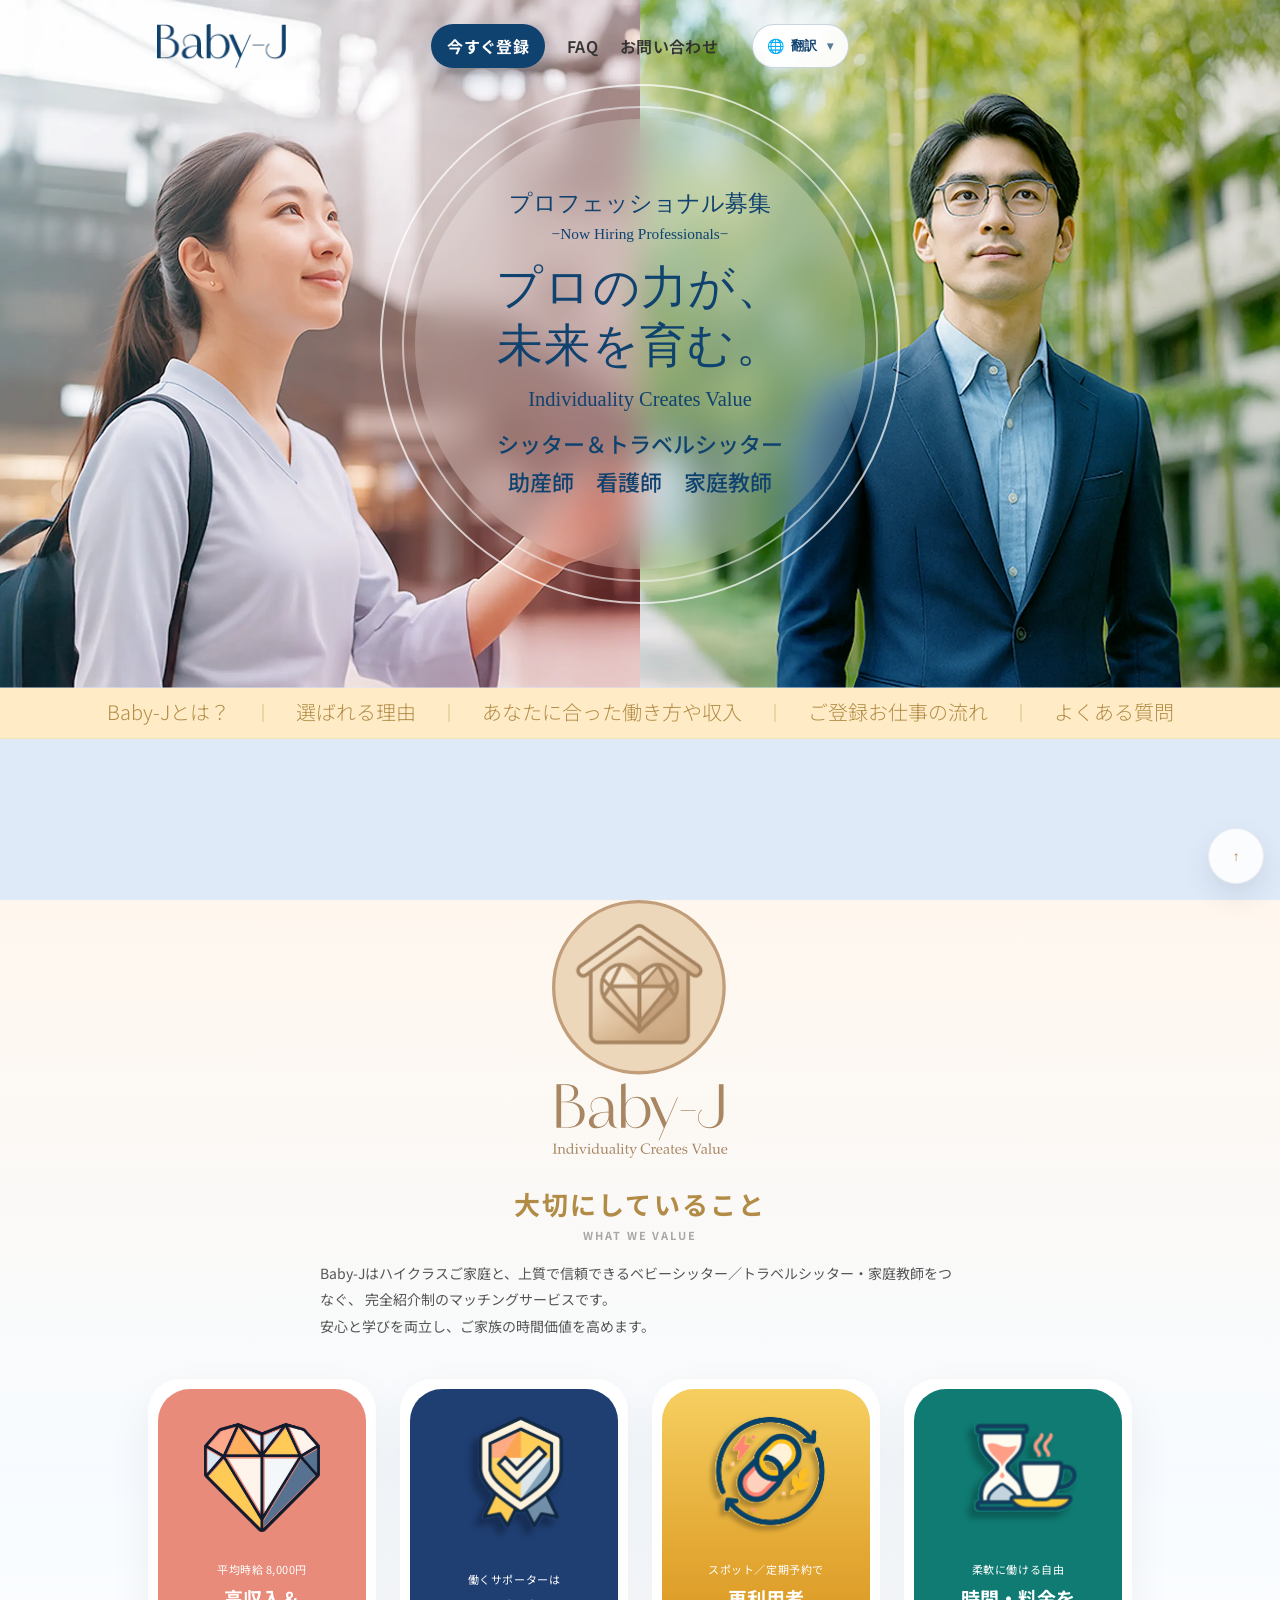
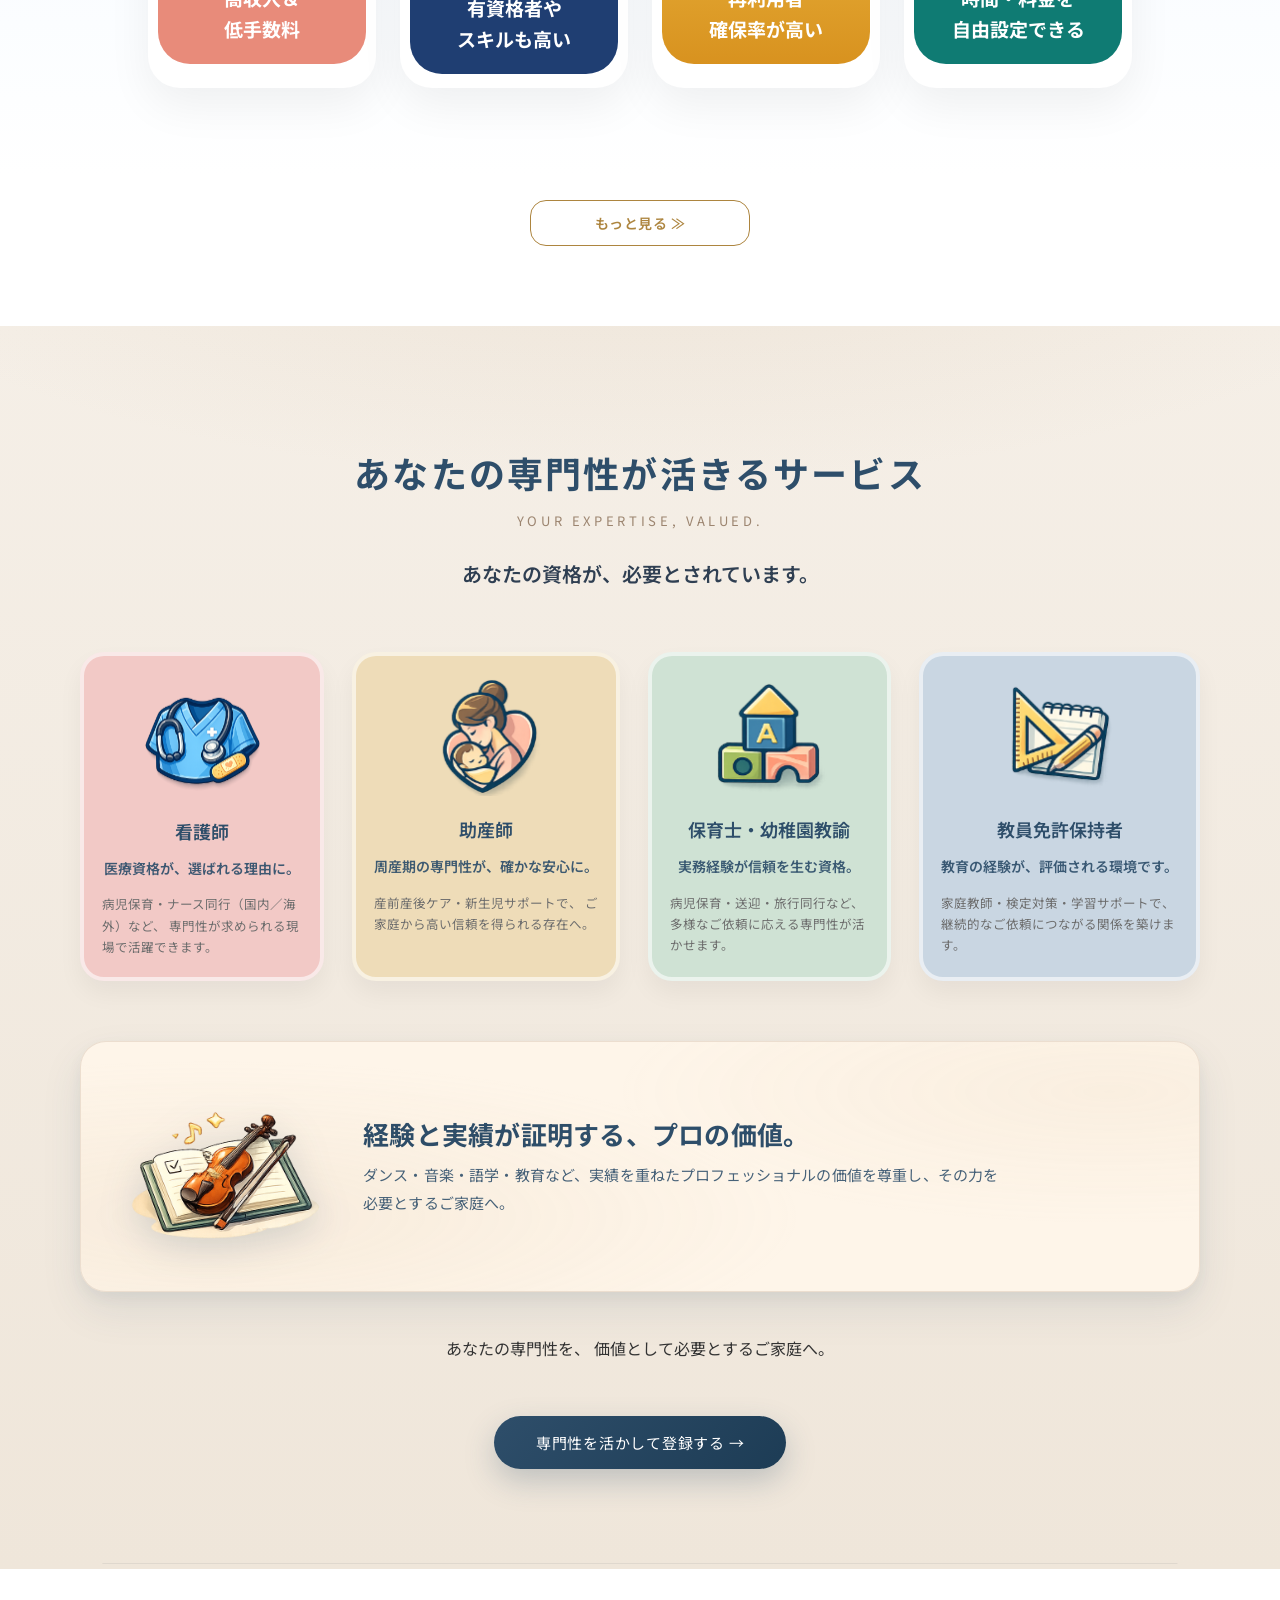
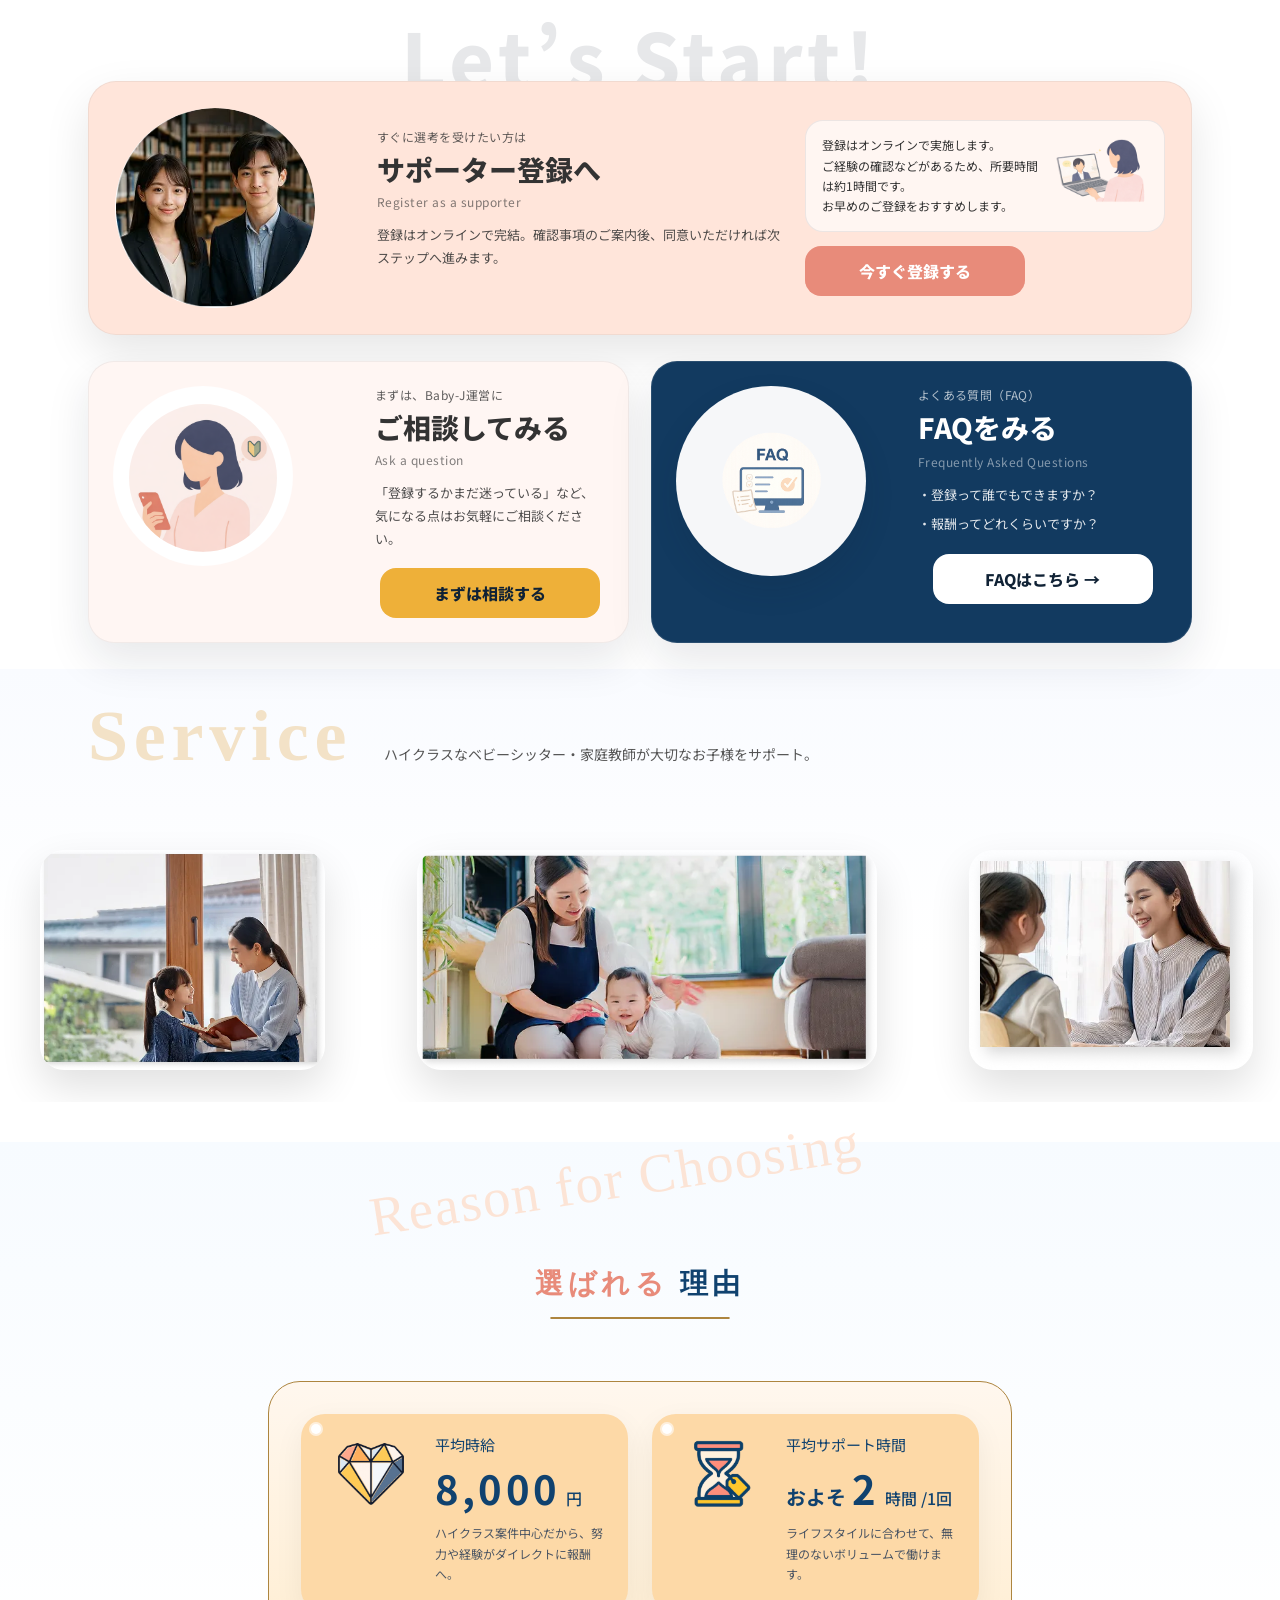
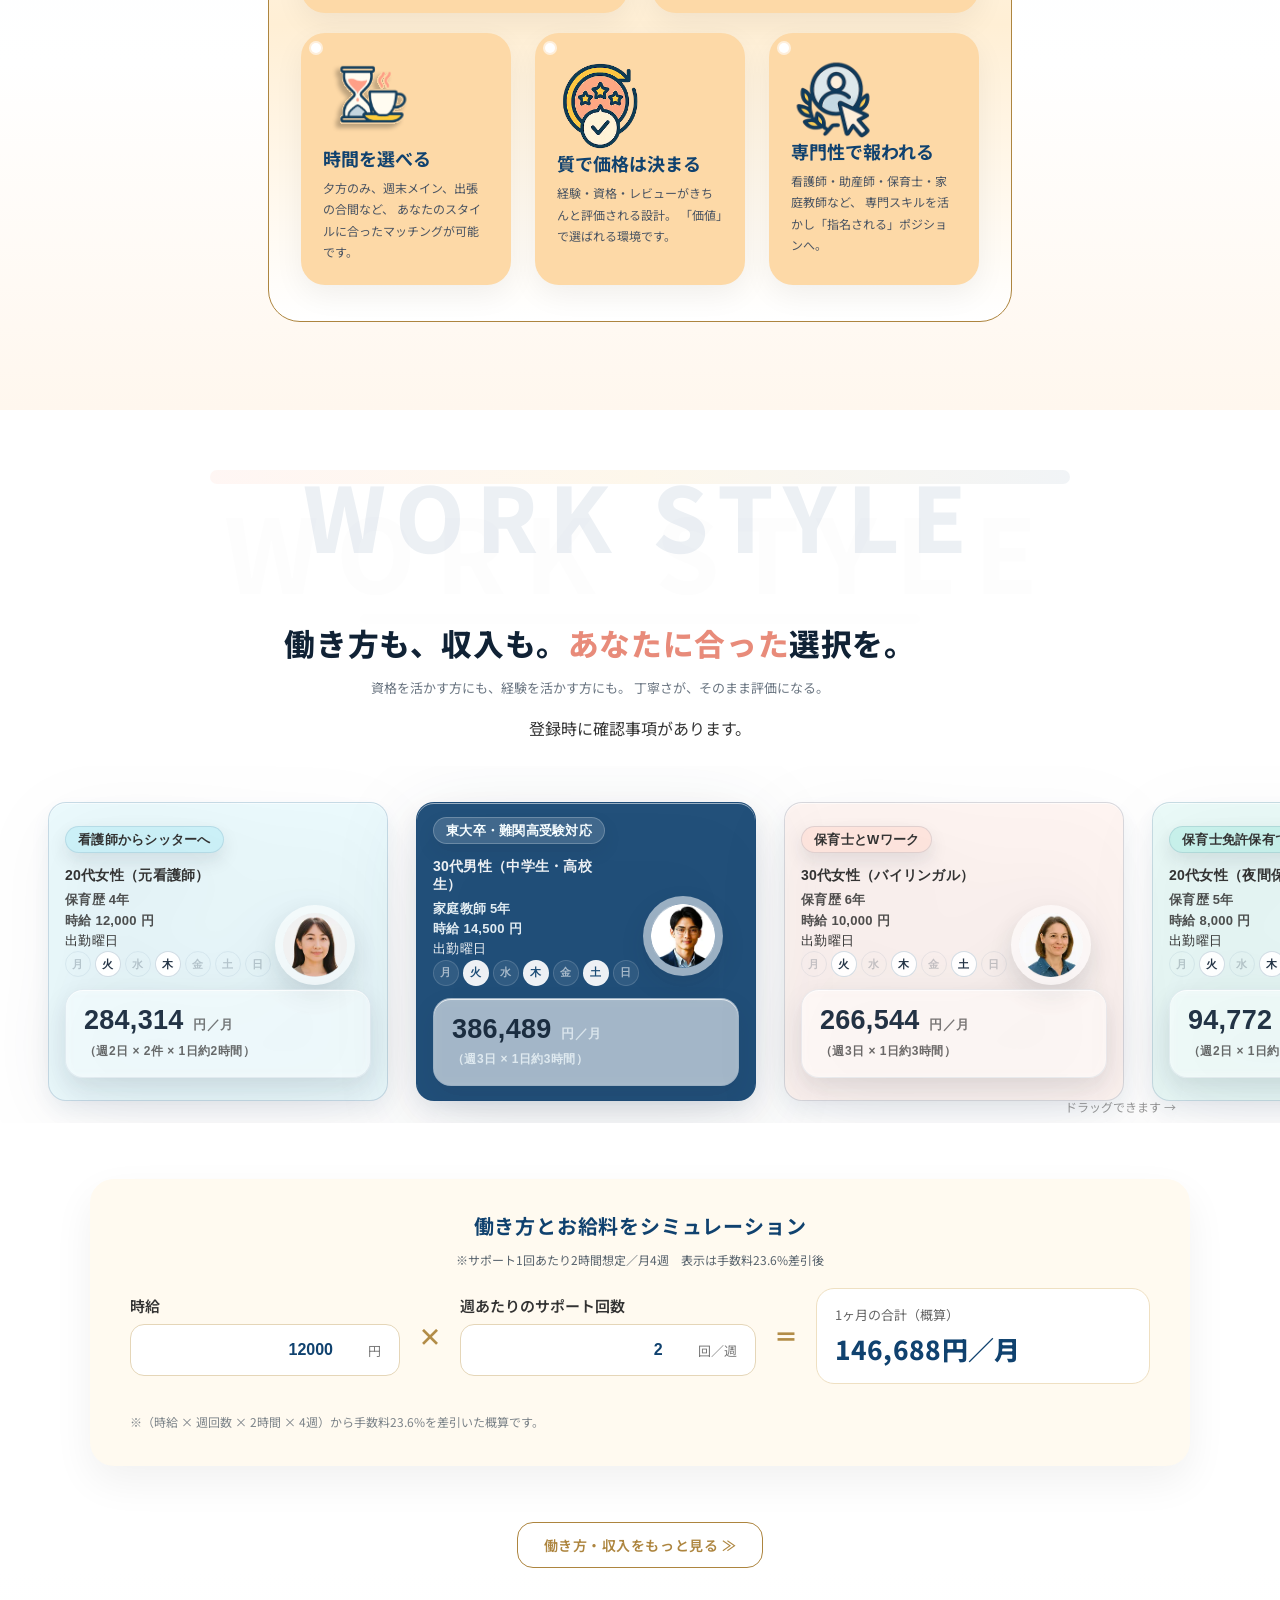
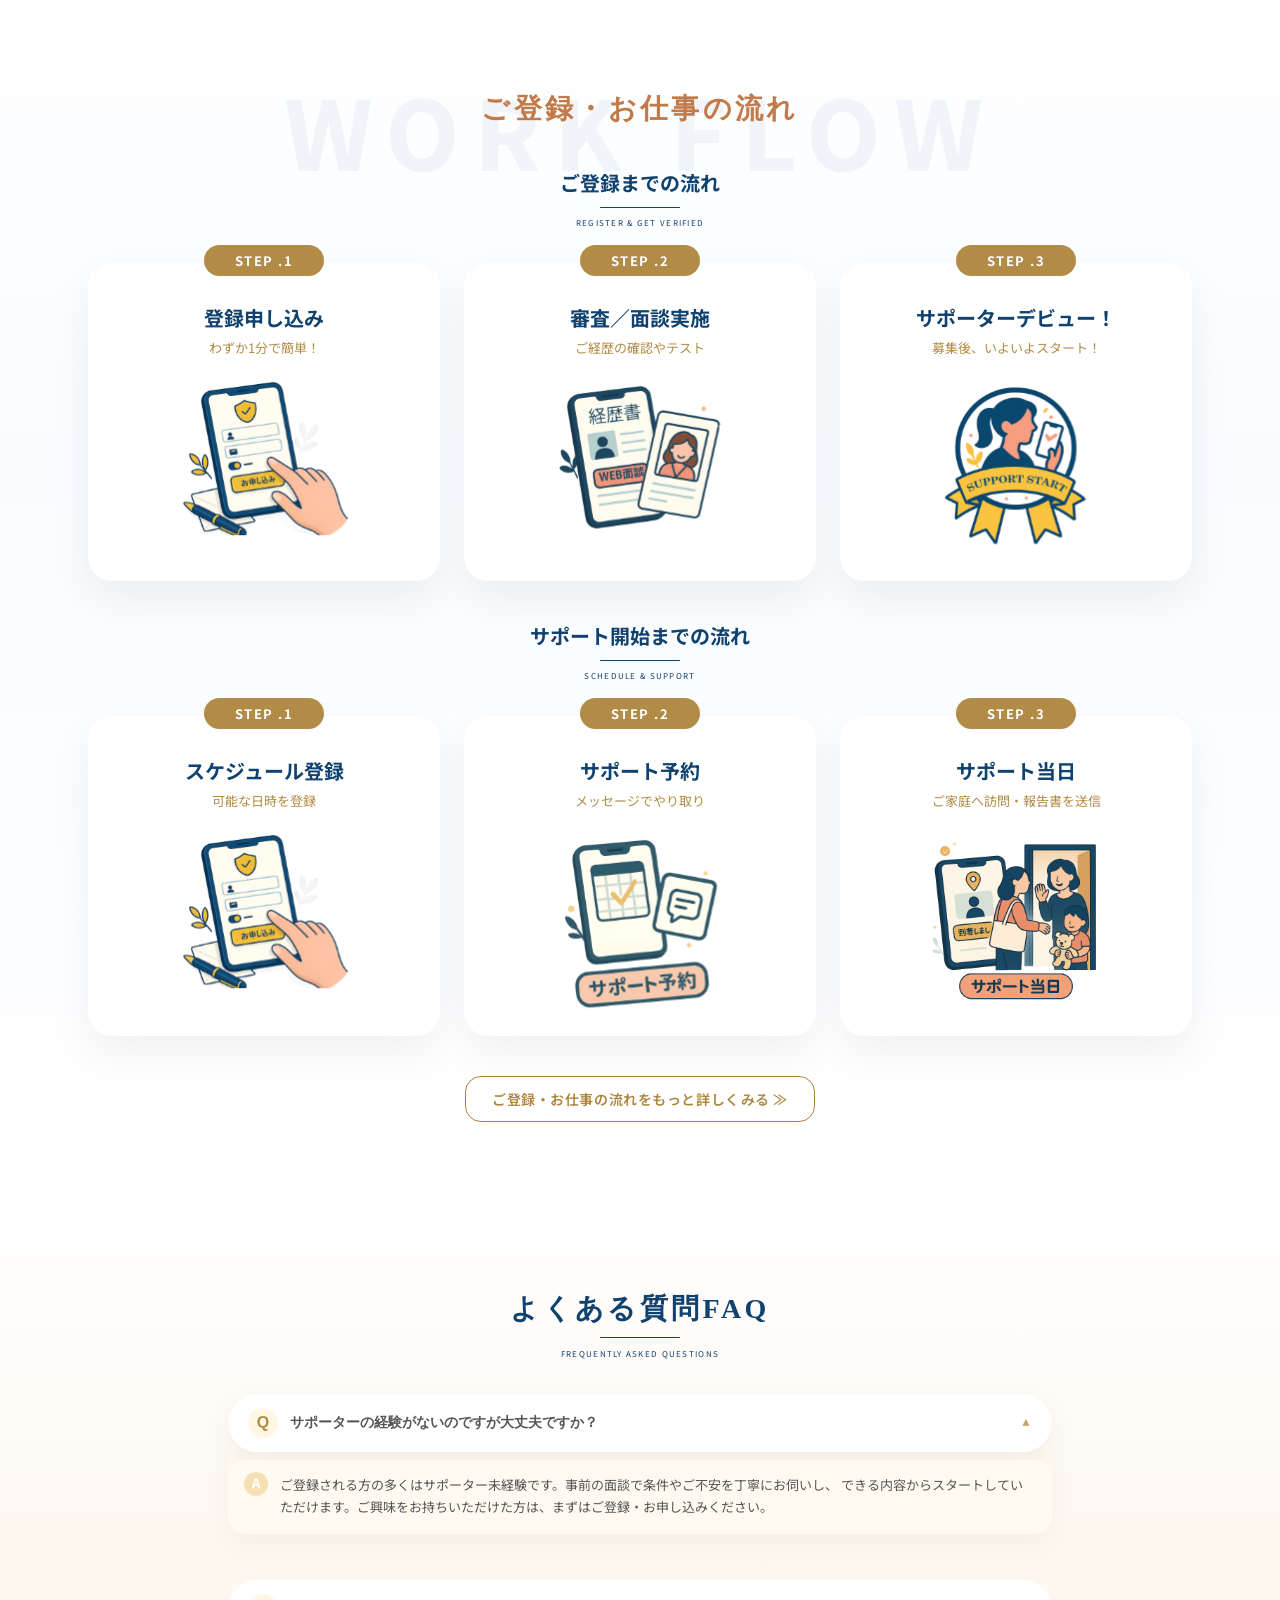
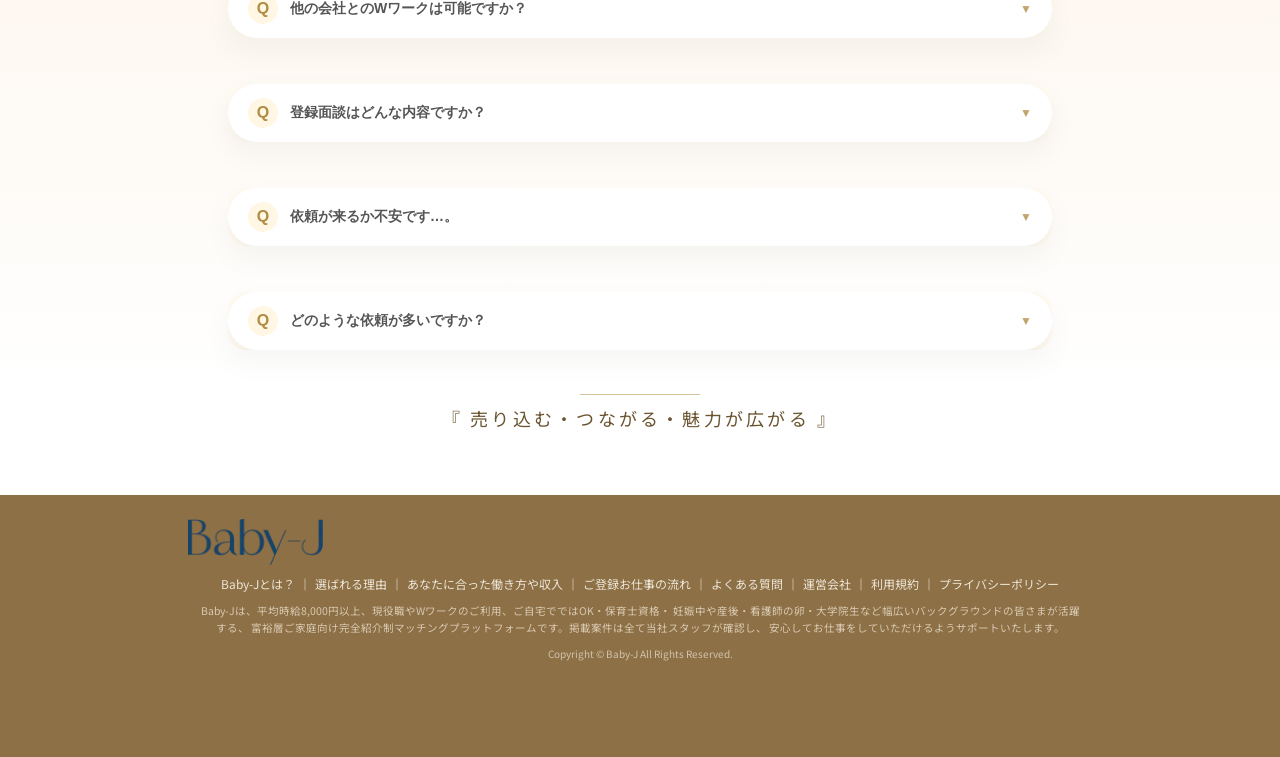
<file: index.html>
<!DOCTYPE html>
<html lang="ja">

<head>
  <meta charset="UTF-8" />
  <title>ベビーシッター＆家庭教師マッチング　Baby-J｜プロの力が、未来を育む。プロフェッショナル募集</title>
  <meta name="viewport" content="width=device-width, initial-scale=1.0" />

  <!-- SEO 基本 -->
  <meta name="description"
    content="Baby-Jは、シッター・トラベルシッター・助産師・看護師・家庭教師などプロフェッショナル人材のための、富裕層ご家庭向けマッチングプラットフォームです。プロフィール重視・完全紹介制で、安心して働ける環境をご紹介します。｜東京・神戸・大阪・福岡・名古屋">
  <link rel="canonical" href="https://example.com/" />

  <!-- OGP（ドメイン決まったらURL差し替え） -->
  <meta property="og:type" content="website">
  <meta property="og:title" content="Baby-J｜プロの力が、未来を育む。プロフェッショナル募集">
  <meta property="og:description" content="シッター・トラベルシッター・助産師・看護師・家庭教師など、プロフェッショナル人材のための富裕層向けマッチングプラットフォーム。">
  <meta property="og:url" content="https://example.com/">
  <meta property="og:image" content="https://example.com/bbj-images/baby-lp-th01.png">

  <!-- フォント：Zen Antique & Noto Sans JP -->
  <link rel="preconnect" href="https://fonts.googleapis.com">
  <link rel="preconnect" href="https://fonts.gstatic.com" crossorigin>
  <link href="https://fonts.googleapis.com/css2?family=Noto+Sans+JP:wght@400;500;700;800&display=swap" rel="stylesheet">

  <!--<link rel="stylesheet" href="bbj-lp.css" />-->
  <link rel="stylesheet" href="./bbj_header.css?v=999">
  <link rel="stylesheet" href="./bbj-base.css?v=999">
  <link rel="stylesheet" href="./bbj-common.css?v=1000">
  <!-- page-only css -->
  <link rel="stylesheet" href="./bbj-lp.css?v=1001">
</head>

<body data-header-silk="on-scroll" class="page-top">
  <div class="page">

    <!-- ================= HEADER & HERO ================= -->
    <header class="site-header">
      <!-- ===== HEADER BAR ===== -->
      <div class="site-header__bar">
        <div class="site-header__bar-inner container">

          <button class="hamburger sp-only" type="button" aria-label="メニューを開く" aria-controls="drawer"
            aria-expanded="false" data-drawer-open>
            <span></span><span></span><span></span>
          </button>

          <a class="site-header__logo" href="#">
            <img src="bbj-images/bbj_rog01.webp" alt="Baby-J" />
          </a>

          <nav class="header-nav pc-only" aria-label="ヘッダーナビ">
            <ul class="nav-list">
              <li><a class="nav-link nav-cta" href="#start">今すぐ登録</a></li>
              <li><a class="nav-link" href="#faq">FAQ</a></li>
              <li><a class="nav-link" href="https://service.baby-j.site/contact">お問い合わせ</a></li>

              <li class="lang">
                <button class="nav-link nav-translate" type="button" data-lang-toggle aria-expanded="false"
                  aria-controls="lang-panel">
                  翻訳
                </button>

                <div id="lang-panel" class="lang__panel" role="menu" aria-label="翻訳メニュー" data-lang-panel hidden>
                  <button type="button" role="menuitem" data-lang="en">English</button>
                  <button type="button" role="menuitem" data-lang="zh-CN">中文（简体）</button>
                  <button type="button" role="menuitem" data-lang="ko">한국어</button>
                </div>
              </li>
            </ul>
          </nav>

          <div class="sp-only"></div>
        </div>
      </div>

      <section class="hero hero--lp-top">
        <!-- 背景：PC=左右2枚 / SP=上下2枚 -->
        <div class="hero__media" aria-hidden="true">
          <div class="hero__pane hero__pane--left"></div>
          <div class="hero__pane hero__pane--right"></div>
        </div>

        <!-- 2重円（装飾） -->
        <div class="hero__rings" aria-hidden="true"></div>

        <div class="container hero__inner">
          <div class="hero-copy">
            <p class="hero-copy__eyebrow">プロフェッショナル募集</p>
            <p class="hero-copy__eyebrow-sub">−Now Hiring Professionals−</p>

            <h1 class="hero-copy__title">
              プロの力が、<br />未来を育む。
            </h1>

            <p class="hero-copy__subtitle">Individuality Creates Value</p>

            <p class="hero-copy__roles">
              シッター＆トラベルシッター<br />
              助産師　看護師　家庭教師
            </p>
          </div>
        </div>
      </section>


      <!-- ===== HERO NAV (下ナビ) ===== -->
      <nav class="hero-nav" aria-label="ページ内ナビ">
        <div class="container hero-nav__inner">
          <a href="#about" class="hero-nav__link">Baby-Jとは？</a>
          <span class="hero-nav__divider">｜</span>
          <a href="#reason" class="hero-nav__link">選ばれる理由</a>
          <span class="hero-nav__divider">｜</span>
          <a href="#workstyle" class="hero-nav__link">あなたに合った働き方や収入</a>
          <span class="hero-nav__divider">｜</span>
          <a href="#workflow" class="hero-nav__link">ご登録お仕事の流れ</a>
          <span class="hero-nav__divider">｜</span>
          <a href="#faq" class="hero-nav__link">よくある質問</a>
        </div>
      </nav>
    </header>
    <!--
    <div class="header-spacer" aria-hidden="true"></div>
-->
    <!-- ===== Drawer (SP menu) ===== -->
    <div id="drawer" class="drawer" aria-hidden="true">
      <div class="drawer__panel" role="dialog" aria-modal="true" aria-label="メニュー">
        <div class="drawer__head">
          <div class="drawer__title">Menu</div>
          <button class="drawer__close" type="button" aria-label="閉じる" data-drawer-close>×</button>
        </div>

        <!-- 上3つ（ヘッダーメニュー） -->
        <div class="drawer__section">
          <div class="drawer__label">HEADER</div>
          <ul class="drawer__list">
            <li><a class="drawer__item drawer__item--cta" href="#start">今すぐ登録</a></li>
            <li><a class="drawer__item" href="#faq">FAQ</a></li>
            <li><a class="drawer__item" href="https://service.baby-j.site/contact">お問い合わせ</a></li>
          </ul>

          <div class="drawer__langs" aria-label="翻訳">
            <button class="drawer__langbtn" type="button" data-lang="en">EN</button>
            <button class="drawer__langbtn" type="button" data-lang="zh-CN">中文</button>
            <button class="drawer__langbtn" type="button" data-lang="ko">한국</button>
          </div>
        </div>

        <!-- 下（HEROナビ） -->
        <div class="drawer__section">
          <div class="drawer__label">PAGE</div>
          <ul class="drawer__list">
            <li><a class="drawer__item" href="#about">Baby-Jとは？</a></li>
            <li><a class="drawer__item" href="#reason">選ばれる理由</a></li>
            <li><a class="drawer__item" href="#workstyle">あなたに合った働き方や収入</a></li>
            <li><a class="drawer__item" href="#workflow">ご登録お仕事の流れ</a></li>
            <li><a class="drawer__item" href="#faq">よくある質問</a></li>
          </ul>
        </div>
      </div>
    </div>
  </div>
  <!-- ================= MAIN ================= -->
  <main>

    <!-- =========================
     ABOUT（Baby-Jが大切にしていること）
    ========================= -->
    <section id="about" class="about">
      <div class="container about__inner">

        <!-- 上部：Baby-J アプリのイラスト -->
        <div class="about__visual">
          <img src="bbj-images/baby-rg01.svg" alt="Baby-Jアプリ利用イメージ">
        </div>

        <!-- 見出し＆リード文 -->
        <div class="about__headline">
          <h2 class="about__title">
            <span class="about__title-main">
              <span class="sp-br">Baby-Jが</span>大切にしている<span class="no-break">こと</span>
            </span>
            <span class="about__title-sub">WHAT WE VALUE</span>
          </h2>

          <p class="about__text">
            Baby-Jはハイクラスご家庭と、上質で信頼できるベビーシッター／トラベルシッター・家庭教師をつなぐ、
            完全紹介制のマッチングサービスです。<br>
            安心と学びを両立し、ご家族の時間価値を高めます。
          </p>
        </div>

        <!-- 4つのポイントカード -->
        <div class="about-values">
          <ol class="about-values__list">
            <!-- 1 高収入＆低手数料 -->
            <li class="about-values__item about-values__item--income">
              <div class="about-values__panel">
                <img src="bbj-images/value01-heart.svg" alt="平均時給10,000円 高収入＆低手数料" class="about-values__icon">
                <p class="about-values__label">平均時給 8,000円</p>
                <p class="about-values__title">高収入＆<br>低手数料</p>
              </div>
            </li>

            <!-- 2 有資格者やスキルも高い -->
            <li class="about-values__item about-values__item--skill">
              <div class="about-values__panel">
                <img src="bbj-images/value02-shield.svg" alt="働くサポーターは有資格者やスキルも高い" class="about-values__icon">
                <p class="about-values__label">働くサポーターは</p>
                <p class="about-values__title">有資格者や<br>スキルも高い</p>
              </div>
            </li>

            <!-- 3 再利用者・確保率が高い（色だけ少し控えめ） -->
            <li class="about-values__item about-values__item--repeat">
              <div class="about-values__panel">
                <img src="bbj-images/value03-link.svg" alt="スポット／定期予約で再利用者・確保率が高い" class="about-values__icon">
                <p class="about-values__label">スポット／定期予約で</p>
                <p class="about-values__title">再利用者<br>確保率が高い</p>
              </div>
            </li>

            <!-- 4 時間・料金を自由設定できる -->
            <li class="about-values__item about-values__item--flex">
              <div class="about-values__panel">
                <img src="bbj-images/value04-timecoffee.svg" alt="柔軟に働ける自由 時間・料金を自由設定できる" class="about-values__icon">
                <p class="about-values__label">柔軟に働ける自由</p>
                <p class="about-values__title">時間・料金を<br>自由設定できる</p>
              </div>
            </li>
          </ol>
        </div>

      </div>
    </section>
    <div class="features__cta">
      <a class="btn-pill" href="bbj_towa.html">
        もっと見る ≫
      </a>
    </div>

    <!-- ============================================= -->
    <!-- LP: Qualifications Section                   -->
    <!-- ============================================= -->
    <section id="qualifications" class="lp-qualifications">
      <div class="lp-qualifications__inner">

        <header class="lp-qualifications__header">

          <h2 class="lp-qualifications__title">
            あなたの専門性が活きる<br class="sp-only">サービス
          </h2>

          <p class="lp-qualifications__subtitle">
            YOUR EXPERTISE, VALUED.
          </p>

          <p class="lp-qualifications__leadcopy">
            あなたの資格が、必要とされています。
          </p>

        </header>
        <div class="lp-qualifications__cards">

          <!-- Card 1 -->
          <div class="lp-qualifications__card expertise-card--nurse">
            <img src="bbj-images/license01.svg" alt="看護師" class="lp-qualifications__icon">
            <h3>看護師</h3>
            <p class="card-sub">
              医療資格が、選ばれる理由に。
            </p>
            <p class="card-desc">
              病児保育・ナース同行（国内／海外）など、
              専門性が求められる現場で活躍できます。
            </p>
          </div>

          <!-- Card 2 -->
          <div class="lp-qualifications__card expertise-card--midwife">
            <img src="bbj-images/license02.svg" alt="助産師" class="lp-qualifications__icon">
            <h3>助産師</h3>
            <p class="card-sub">
              周産期の専門性が、確かな安心に。
            </p>
            <p class="card-desc">
              産前産後ケア・新生児サポートで、
              ご家庭から高い信頼を得られる存在へ。
            </p>
          </div>

          <!-- Card 3 -->
          <div class="lp-qualifications__card expertise-card--childcare">
            <img src="bbj-images/license03.svg" alt="保育士・幼稚園教諭" class="lp-qualifications__icon">
            <h3>保育士・幼稚園教諭</h3>
            <p class="card-sub">
              実務経験が信頼を生む資格。
            </p>
            <p class="card-desc">
              病児保育・送迎・旅行同行など、
              多様なご依頼に応える専門性が活かせます。
            </p>
          </div>

          <!-- Card 4 -->
          <div class="lp-qualifications__card expertise-card--teacher">
            <img src="bbj-images/license04.svg" alt="教員免許保持者" class="lp-qualifications__icon">
            <h3>教員免許保持者</h3>
            <p class="card-sub">
              教育の経験が、評価される環境です。
            </p>
            <p class="card-desc">
              家庭教師・検定対策・学習サポートで、
              継続的なご依頼につながる関係を築けます。
            </p>
          </div>

        </div>

        <div class="lp-qualifications__banner">
          <div class="lp-qualifications__bannerInner">

            <div class="lp-qualifications__bannerIllust">
              <img src="bbj-images/license05.svg" class="lp-qualifications__bannerIcon"
                alt="Baby-J｜プロの力が、未来を育む。プロフェッショナル募集">
            </div>

            <div class="lp-qualifications__bannerText">
              <div class="lp-qualifications__bannerTitle">
                経験と実績が証明する、プロの価値。
              </div>
              <div class="lp-qualifications__bannerLead">
                ダンス・音楽・語学・教育など、実績を重ねたプロフェッショナルの価値を尊重し、<wbr>
                その力を必要とするご家庭へ。
              </div>
            </div>

          </div>
        </div>
        <p class="ex-foot">
          あなたの専門性を、<br class="sp-only">
          価値として必要とするご家庭へ。
        </p>

        <div class="ex-cta">
          <a href="#start" class="lp-qualifications__cta">
            専門性を活かして登録する →
          </a>
        </div>

      </div>
    </section>

    <!-- ===== LET'S START セクション ===== -->
    <section class="start-cta">
      <div class="start-cta__inner container">
        <div class="start-cta__bg-title section-bg-script" aria-hidden="true">Let’s Start!</div>

        <!-- 1段目：登録 -->
        <section class="bj-block bj-primary top-register" data-bj="primary">
          <div class="bj-primary__inner container">
            <div class="bj-primary__media">
              <div class="bj-disc bj-disc--img" style="--disc-img:url('bbj-images/start-register.webp');"></div>
            </div>

            <div class="bj-primary__main">
              <p class="bj-kicker">すぐに選考を受けたい方は</p>
              <h3 class="bj-title">サポーター登録へ</h3>
              <p class="bj-en">Register as a supporter</p>
              <p class="bj-body">登録はオンラインで完結。確認事項のご案内後、同意いただければ次ステップへ進みます。</p>
            </div>

            <div class="bj-primary__aside">
              <div class="bj-note">
                <div class="bj-note__inner">
                  <div class="bj-note__text">
                    <p>
                      登録はオンラインで実施します。<br>
                      ご経験の確認などがあるため、所要時間は約1時間です。<br>
                      お早めのご登録をおすすめします。
                    </p>
                  </div>
                  <div class="bj-note__illust" aria-hidden="true">
                    <img src="bbj-images/start-note.svg" alt="">
                  </div>
                </div>
              </div>
              <a class="bj-btn bj-btn--primary" href="#start">今すぐ登録する</a>
            </div>
          </div>
        </section>

        <!-- B/C: Help -->
        <section class="bj-block bj-help" data-bj="help">
          <div class="bj-help__grid">

            <!-- B: consult -->
            <article class="bj-card bj-card--light" data-bj-card="consult">
              <div class="bj-card__inner">
                <div class="bj-card__visual">
                  <div class="bj-disc bj-disc--img" style="--disc-img:url('bbj-images/start-question.svg');"></div>
                </div>

                <div class="bj-card__text">
                  <p class="bj-kicker">まずは、Baby-J運営に</p>
                  <h3 class="bj-title">ご相談してみる</h3>
                  <p class="bj-en">Ask a question</p>
                  <p class="bj-body">「登録するかまだ迷っている」など、気になる点はお気軽にご相談ください。</p>
                  <a class="bj-btn bj-btn--soft" href="https://service.baby-j.site/contact">まずは相談する</a>
                </div>
              </div>
            </article>

            <!-- C: faq -->
            <article class="bj-card bj-card--dark" data-bj-card="faq">
              <div class="bj-card__inner">
                <div class="bj-card__visual">
                  <div class="bj-disc bj-disc--faq" aria-hidden="true">
                    <img class="bj-disc__icon bj-disc__icon--faq" src="bbj-images/start-faq.svg" alt="">
                  </div>
                </div>

                <div class="bj-card__text">
                  <p class="bj-kicker">よくある質問（FAQ）</p>
                  <h3 class="bj-title">FAQをみる</h3>
                  <p class="bj-en">Frequently Asked Questions</p>
                  <div class="bj-faq-snippet">
                    <p>・登録って誰でもできますか？</p>
                    <p>・報酬ってどれくらいですか？</p>
                  </div>
                  <a class="bj-btn bj-btn--ghost" href="./bbj-lp.html#faq">FAQはこちら →</a>
                </div>
              </div>
            </article>

          </div>
        </section>
      </div>
    </section>

    <!-- ===== SERVICE / お仕事のイメージ ===== -->
    <section id="service" class="service">
      <div class="container service__inner">
        <!-- 見出し -->
        <header class="service__header">
          <h2 class="service__title">Service</h2>
          <p class="service__lead">
            ハイクラスなベビーシッター・家庭教師が大切なお子様をサポート。
          </p>
        </header>
      </div>

      <!-- ここだけフル幅寄りでゆっくりスライド -->
      <div class="service-slider">
        <div class="service-slider__track">
          <!-- 1周目 -->
          <figure class="service-slide">
            <img src="bbj-images/service01.webp" alt="窓際で指導する家庭教師と小さな女の子">
          </figure>
          <figure class="service-slide">
            <img src="bbj-images/service02.webp" alt="リビングで赤ちゃんと遊ぶベビーシッター">
          </figure>
          <figure class="service-slide">
            <img src="bbj-images/service03.webp" alt="対面で勉強を指導する家庭教師と子ども">
          </figure>
          <figure class="service-slide">
            <img src="bbj-images/service04.webp" alt="乳児ケアを保護者に教えるベビーシッター">
          </figure>
          <figure class="service-slide">
            <img src="bbj-images/service05.webp" alt="献身的に病児保育を行う看護士ベビーシッター">
          </figure>
          <figure class="service-slide">
            <img src="bbj-images/service06.webp" alt="家族とお出かけに同行するトラベルシッター">
          </figure>
          <figure class="service-slide">
            <img src="bbj-images/service07.webp" alt="受験対策のサポートを行う家庭教師">
          </figure>

          <!-- ループのために同じ並びをもう1周分コピー -->
          <figure class="service-slide">
            <img src="bbj-images/service01.webp" alt="窓際で指導する家庭教師と小さな女の子">
          </figure>
          <figure class="service-slide">
            <img src="bbj-images/service02.webp" alt="リビングで赤ちゃんと遊ぶベビーシッター">
          </figure>
          <figure class="service-slide">
            <img src="bbj-images/service03.webp" alt="対面で勉強を指導する家庭教師と子ども">
          </figure>
          <figure class="service-slide">
            <img src="bbj-images/service04.webp" alt="乳児ケアを保護者に教えるベビーシッター">
          </figure>
          <figure class="service-slide">
            <img src="bbj-images/service05.webp" alt="献身的に病児保育を行う看護士ベビーシッター">
          </figure>
          <figure class="service-slide">
            <img src="bbj-images/service06.webp" alt="家族とお出かけに同行するトラベルシッター">
          </figure>
          <figure class="service-slide">
            <img src="bbj-images/service07.webp" alt="受験対策のサポートを行う家庭教師">
          </figure>
        </div>
      </div>
    </section>

    <!-- ===== REASON / 選ばれる理由 ===== -->
    <section id="reason" class="reason">
      <div class="container reason__inner">

        <!-- 見出し -->
        <header class="reason__header">
          <!-- 背景の大きな英文（左回転） -->
          <p class="reason__script">Reason for Choosing</p>

          <!-- 手前に載るタイトル（2色） -->
          <h2 class="reason__title">
            <span class="reason__title-main reason__title-main--accent">選ばれる</span>
            <span class="reason__title-main reason__title-main--strong">理由</span>
          </h2>
        </header>

        <!-- カード群 -->
        <div class="reason__cards">

          <!-- 上段：2枚 -->
          <div class="reason__row reason__row--top">
            <!-- 平均時給 -->
            <article class="reason-card reason-card--wide">
              <div class="reason-card__body">
                <p class="reason-card__label">平均時給</p>
                <div class="reason-card__value-row">
                  <span class="reason-card__value-main">8,000</span>
                  <span class="reason-card__value-unit">円</span>
                </div>
                <p class="reason-card__note">
                  ハイクラス案件中心だから、努力や経験がダイレクトに報酬へ。
                </p>
              </div>
              <div class="reason-card__icon-wrap">
                <img src="bbj-images/value01-heart.svg" alt="" class="reason-card__icon" />
              </div>
            </article>

            <!-- 平均サポート時間 -->
            <article class="reason-card reason-card--wide reason-card--supporttime">
              <div class="reason-card__body">
                <p class="reason-card__label">平均サポート時間</p>
                <div class="reason-card__value-row">
                  <span class="reason-card__value-kyo">およそ</span>
                  <span class="reason-card__value-main">2</span>
                  <span class="reason-card__value-unit">時間 /1回</span>
                </div>
                <p class="reason-card__note">
                  ライフスタイルに合わせて、無理のないボリュームで働けます。
                </p>
              </div>
              <div class="reason-card__icon-wrap">
                <img src="bbj-images/rotime01.svg" alt="" class="reason-card__icon" />
              </div>
            </article>
          </div>


          <!-- 下段：3枚 -->
          <div class="reason__row reason__row--bottom">
            <!-- 時間を選べる -->
            <article class="reason-card">
              <div class="reason-card__icon-wrap">
                <img src="bbj-images/value04-timecoffee.svg" alt="" class="reason-card__icon" />
              </div>
              <div class="reason-card__body">
                <h3 class="reason-card__title">時間を選べる</h3>
                <p class="reason-card__text">
                  夕方のみ、週末メイン、出張の合間など、
                  あなたのスタイルに合ったマッチングが可能です。
                </p>
              </div>
            </article>

            <!-- 質で価格は決まる -->
            <article class="reason-card">
              <div class="reason-card__icon-wrap">
                <img src="bbj-images/reason-icon-review.svg" alt="" class="reason-card__icon" />
              </div>
              <div class="reason-card__body">
                <h3 class="reason-card__title">質で価格は決まる</h3>
                <p class="reason-card__text">
                  経験・資格・レビューがきちんと評価される設計。
                  「価値」で選ばれる環境です。
                </p>
              </div>
            </article>

            <!-- 専門性で報われる -->
            <article class="reason-card">
              <div class="reason-card__icon-wrap">
                <img src="bbj-images/reason-icon-award.svg" alt="" class="reason-card__icon" />
              </div>
              <div class="reason-card__body">
                <h3 class="reason-card__title">専門性で報われる</h3>
                <p class="reason-card__text">
                  看護師・助産師・保育士・家庭教師など、
                  専門スキルを活かし「指名される」ポジションへ。
                </p>
              </div>
            </article>
          </div>

        </div><!-- /.reason__cards -->
      </div>
    </section>

    <!-- ===== WORK STYLE / あなたに合った 働き方や収入 ===== -->
    <section id="workstyle" class="workstyle">
      <div class="container workstyle__inner">

        <header class="workstyle-head">
          <div class="workstyle-head__bg" aria-hidden="true">Work Style</div>

          <h2 class="workstyle-head__title">
            働き方も、収入も。<span class="workstyle-head__accent">あなたに合った</span>選択を。
          </h2>

          <p class="workstyle-head__lead">
            <span class="ws-nowrap">資格を活かす方にも、経験を活かす方にも。</span>
            <span class="ws-break">丁寧さが、そのまま評価になる。</span>
          </p>

          <p class="workstyle-head__note">
            登録時に確認事項があります。
          </p>
        </header>

        <div class="workstyle-cards">
          <div class="workstyle-cards__rail-wrap">
            <button class="workstyle-cards__nav workstyle-cards__nav--prev js-ws-prev" type="button"
              aria-label="前へ">‹</button>

            <div class="workstyle-cards__rail">
              <div class="workstyle-cards__grid js-ws-cards" aria-label="Work style cards"></div>
            </div>

            <button class="workstyle-cards__nav workstyle-cards__nav--next js-ws-next" type="button"
              aria-label="次へ">›</button>
          </div>

          <div class="workstyle-mini js-ws-mini" aria-label="Work style mini cards"></div>
        </div>
      </div>
    </section>

    <!-- simulator -->
    <section class="sim-box" id="workstyle-sim">
      <h3 class="sim-box__title">働き方とお給料をシミュレーション</h3>
      <p class="sim-box__note">※サポート1回あたり2時間想定／月4週　表示は手数料23.6%差引後</p>

      <div class="sim-eq">
        <div class="sim-eq__cell">
          <div class="sim-eq__label">時給</div>
          <div class="sim-eq__field">
            <input class="sim-eq__input" type="number" inputmode="numeric" data-sim-hourly>
            <span class="sim-eq__unit">円</span>
          </div>
        </div>

        <div class="sim-eq__op">×</div>

        <div class="sim-eq__cell">
          <div class="sim-eq__label">週あたりのサポート回数</div>
          <div class="sim-eq__field">
            <input class="sim-eq__input" type="number" inputmode="numeric" data-sim-weekly>
            <span class="sim-eq__unit">回／週</span>
          </div>
        </div>

        <div class="sim-eq__op">＝</div>

        <div class="sim-eq__result">
          <div class="sim-eq__result-sub">1ヶ月の合計（概算）</div>
          <div class="sim-eq__result-main"><span data-sim-monthly>0</span><small>円／月</small></div>
        </div>


        <p class="sim-box__foot">※（時給 × 週回数 × 2時間 × 4週）から手数料23.6%を差引いた概算です。</p>
      </div>
    </section>

    <div class="sim-box__cta">
      <a class="btn-pill" href="bbj_work_income.html">
        働き方・収入をもっと見る ≫
      </a>
    </div>
    <!-- ===== WORKFLOW ご登録・お仕事の流れ ===== -->
    <section id="workflow" class="workflow">
      <div class="container workflow__inner">
        <!-- 背景の斜めタイトル -->
        <p class="workflow-kicker">Work Flow</p>
        <!-- セクションタイトル -->
        <header class="workflow__header">
          <h2 class="workflow__title-jp">
            <span class="workstyle__title-em">ご登録・お仕事</span><br class="sp-only" />の流れ
          </h2>
        </header>

        <!-- ご登録までの流れ -->
        <section class="workflow-block workflow-block--register">
          <header class="workflow-block__head">
            <h3 class="workflow-block__title-jp">ご登録までの流れ</h3>
            <span class="workflow-block__title-line" aria-hidden="true"></span>
            <p class="workflow-block__title-en">Register &amp; Get Verified</p>
          </header>

          <ol class="workflow-steps">
            <!-- STEP.1 -->
            <li class="workflow-step">
              <p class="workflow-step__badge">STEP .1</p>
              <h4 class="workflow-step__title">登録申し込み</h4>
              <p class="workflow-step__lead">わずか1分で簡単！</p>
              <div class="workflow-step__image">
                <img src="bbj-images/workflow-step1-illust.svg" alt="スマホから登録申し込みをするイメージ">
              </div>
            </li>

            <!-- STEP.2 -->
            <li class="workflow-step">
              <p class="workflow-step__badge">STEP .2</p>
              <h4 class="workflow-step__title">審査／面談実施</h4>
              <p class="workflow-step__lead">ご経歴の確認やテスト</p>
              <div class="workflow-step__image">
                <img src="bbj-images/workflow-step2-illust.svg" alt="経歴書とWEB面談のイメージ">
              </div>
            </li>

            <!-- STEP.3 -->
            <li class="workflow-step">
              <p class="workflow-step__badge">STEP .3</p>
              <h4 class="workflow-step__title">サポーターデビュー！</h4>
              <p class="workflow-step__lead">募集後、いよいよスタート！</p>
              <div class="workflow-step__image">
                <img src="bbj-images/workflow-step3-illust.svg" alt="サポート開始のイメージ">
              </div>
            </li>
          </ol>
        </section>

        <!-- ▼ 追加：ドットの区切り矢印 -->
        <div class="workflow__divider" aria-hidden="true"></div>

        <!-- サポート開始までの流れ -->
        <section class="workflow-block workflow-block--support">
          <header class="workflow-block__head">
            <h3 class="workflow-block__title-jp">サポート開始までの流れ</h3>
            <p class="workflow-block__title-en">Schedule &amp; Support</p>
          </header>

          <ol class="workflow-steps">
            <!-- STEP.1 -->
            <li class="workflow-step">
              <p class="workflow-step__badge">STEP .1</p>
              <h4 class="workflow-step__title">スケジュール登録</h4>
              <p class="workflow-step__lead">可能な日時を登録</p>
              <div class="workflow-step__image">
                <img src="bbj-images/support-step1-illust.svg" alt="スケジュール登録のイメージ">
              </div>
            </li>

            <!-- STEP.2 -->
            <li class="workflow-step">
              <p class="workflow-step__badge">STEP .2</p>
              <h4 class="workflow-step__title">サポート予約</h4>
              <p class="workflow-step__lead">メッセージでやり取り</p>
              <div class="workflow-step__image">
                <img src="bbj-images/support-step2-illust.svg" alt="サポート予約のイメージ">
              </div>
            </li>

            <!-- STEP.3 -->
            <li class="workflow-step">
              <p class="workflow-step__badge">STEP .3</p>
              <h4 class="workflow-step__title">サポート当日</h4>
              <p class="workflow-step__lead">ご家庭へ訪問・報告書を送信</p>
              <div class="workflow-step__image">
                <img src="bbj-images/support-step3-illust.svg" alt="サポート当日のイメージ">
              </div>
            </li>
          </ol>
        </section>


        <!-- 下部CTA -->
        <div class="steps__cta">
          <a class="btn-pill" href="bbj_workflow.html" data-no-role-menu>
            ご登録・お仕事の流れをもっと詳しくみる ≫
          </a>
        </div>
      </div>
    </section>

    <!-- ===== FAQ よくある質問 ===== -->
    <section class="income-examples" id="income-examples">
      <div class="income-examples__inner container">

        <p class="income-examples__script" aria-hidden="true">Support example</p>

        <header class="income-examples__head">
          <h2 class="income-examples__title">サポート1回の収入例</h2>
          <p class="income-examples__sub">Example of income per support session</p>
        </header>

        <div class="income-examples__rail">
          <div class="income-examples__viewport js-income-rail" tabindex="0">

            <!-- ===== Case 1 ===== -->
            <article class="income-card js-income-card" data-case="1">
              <div class="income-card__frame">
                <div class="income-card__case">Case 1</div>

                <h3 class="income-card__title js-title"></h3>
                <p class="income-card__sub js-sub"></p>

                <div class="income-card__top">
                  <dl class="income-tags">
                    <div class="income-tags__row">
                      <dt class="income-tags__badge">時 給</dt>
                      <dd class="income-tags__val"><span class="js-hourly"></span> <span class="income-tags__unit">/
                          1時間</span></dd>
                    </div>

                    <div class="income-tags__row">
                      <dt class="income-tags__badge">割増料金</dt>
                      <dd class="income-tags__val">
                        <span class="js-addons"></span>
                        <span class="income-tags__icons js-addon-icons" aria-hidden="true"></span>
                        <span class="income-tags__unit">（合計）</span>
                      </dd>
                    </div>

                    <div class="income-tags__row">
                      <dt class="income-tags__badge">交通費</dt>
                      <dd class="income-tags__val"><span class="js-traffic"></span></dd>
                    </div>

                    <div class="income-tags__row">
                      <dt class="income-tags__badge">稼 働</dt>
                      <dd class="income-tags__val"><span class="js-hours"></span> <span
                          class="income-tags__unit">時間</span></dd>
                    </div>
                  </dl>

                  <div class="income-card__photo" aria-hidden="true"></div>
                </div>

                <div class="income-breakdown" aria-label="内訳（タップで全体表示）">
                  <div class="income-breakdown__row">
                    <div class="income-breakdown__label">基本料金</div>
                    <div class="income-breakdown__value"><span class="js-base"></span></div>
                  </div>
                  <div class="income-breakdown__row">
                    <div class="income-breakdown__label">割増料金</div>
                    <div class="income-breakdown__value"><span class="js-addon-total"></span></div>
                  </div>
                  <div class="income-breakdown__row">
                    <div class="income-breakdown__label">交通費</div>
                    <div class="income-breakdown__value"><span class="js-traffic2"></span></div>
                  </div>
                  <div class="income-breakdown__row">
                    <div class="income-breakdown__label">サービス手数料（23.6%）</div>
                    <div class="income-breakdown__value">-¥ <span class="js-fee"></span></div>
                  </div>
                  <div class="income-breakdown__row">
                    <div class="income-breakdown__label">手数料消費税（10%）</div>
                    <div class="income-breakdown__value">-¥ <span class="js-fee-tax"></span></div>
                  </div>

                </div>
                <div class="income-breakdown__total income-card__total">
                  <div class="income-breakdown__label">お受け取り合計</div>
                  <div class="income-breakdown__value"><span class="js-net"></span></div>
                </div>
              </div>
            </article>

            <!-- ===== Case 2 ===== -->
            <article class="income-card js-income-card" data-case="2">
              <div class="income-card__frame">
                <div class="income-card__case">Case 2</div>

                <h3 class="income-card__title js-title"></h3>
                <p class="income-card__sub js-sub"></p>

                <div class="income-card__top">
                  <dl class="income-tags">
                    <div class="income-tags__row">
                      <dt class="income-tags__badge">時 給</dt>
                      <dd class="income-tags__val"><span class="js-hourly"></span> <span class="income-tags__unit">/
                          1時間</span></dd>
                    </div>

                    <div class="income-tags__row">
                      <dt class="income-tags__badge">割増料金</dt>
                      <dd class="income-tags__val">
                        <span class="js-addons"></span>
                        <span class="income-tags__icons js-addon-icons" aria-hidden="true"></span>
                        <span class="income-tags__unit">（合計）</span>
                      </dd>
                    </div>

                    <div class="income-tags__row">
                      <dt class="income-tags__badge">交通費</dt>
                      <dd class="income-tags__val"><span class="js-traffic"></span></dd>
                    </div>

                    <div class="income-tags__row">
                      <dt class="income-tags__badge">稼 働</dt>
                      <dd class="income-tags__val"><span class="js-hours"></span> <span
                          class="income-tags__unit">時間</span></dd>
                    </div>
                  </dl>

                  <div class="income-card__photo" aria-hidden="true"></div>
                </div>

                <div class="income-breakdown" aria-label="内訳（タップで全体表示）">
                  <div class="income-breakdown__row">
                    <div class="income-breakdown__label">基本料金</div>
                    <div class="income-breakdown__value"><span class="js-base"></span></div>
                  </div>
                  <div class="income-breakdown__row">
                    <div class="income-breakdown__label">割増料金</div>
                    <div class="income-breakdown__value"><span class="js-addon-total"></span></div>
                  </div>
                  <div class="income-breakdown__row">
                    <div class="income-breakdown__label">交通費</div>
                    <div class="income-breakdown__value"><span class="js-traffic2"></span></div>
                  </div>
                  <div class="income-breakdown__row">
                    <div class="income-breakdown__label">サービス手数料（23.6%）</div>
                    <div class="income-breakdown__value">-¥ <span class="js-fee"></span></div>
                  </div>
                  <div class="income-breakdown__row">
                    <div class="income-breakdown__label">手数料消費税（10%）</div>
                    <div class="income-breakdown__value">-¥ <span class="js-fee-tax"></span></div>
                  </div>

                </div>
                <div class="income-breakdown__total income-card__total">
                  <div class="income-breakdown__label">お受け取り合計</div>
                  <div class="income-breakdown__value"><span class="js-net"></span></div>
                </div>
              </div>
            </article>


            <!-- Case 3 -->
            <article class="income-card js-income-card" data-case="3">
              <div class="income-card__frame">
                <div class="income-card__case">Case 3</div>

                <h3 class="income-card__title js-title"></h3>
                <p class="income-card__sub js-sub"></p>

                <div class="income-card__top">
                  <dl class="income-tags">
                    <div class="income-tags__row">
                      <dt class="income-tags__badge">時 給</dt>
                      <dd class="income-tags__val"><span class="js-hourly"></span> <span class="income-tags__unit">/
                          1時間</span></dd>
                    </div>

                    <div class="income-tags__row">
                      <dt class="income-tags__badge">割増料金</dt>
                      <dd class="income-tags__val">
                        <span class="js-addons"></span>
                        <span class="income-tags__icons js-addon-icons" aria-hidden="true"></span>
                        <span class="income-tags__unit">（合計）</span>
                      </dd>
                    </div>

                    <div class="income-tags__row">
                      <dt class="income-tags__badge">交通費</dt>
                      <dd class="income-tags__val"><span class="js-traffic"></span></dd>
                    </div>

                    <div class="income-tags__row">
                      <dt class="income-tags__badge">稼 働</dt>
                      <dd class="income-tags__val"><span class="js-hours"></span> <span
                          class="income-tags__unit">時間</span></dd>
                    </div>
                  </dl>

                  <div class="income-card__photo" aria-hidden="true"></div>
                </div>

                <div class="income-breakdown" aria-label="内訳（タップで全体表示）">
                  <div class="income-breakdown__row">
                    <div class="income-breakdown__label">基本料金</div>
                    <div class="income-breakdown__value"><span class="js-base"></span></div>
                  </div>
                  <div class="income-breakdown__row">
                    <div class="income-breakdown__label">割増料金</div>
                    <div class="income-breakdown__value"><span class="js-addon-total"></span></div>
                  </div>
                  <div class="income-breakdown__row">
                    <div class="income-breakdown__label">交通費</div>
                    <div class="income-breakdown__value"><span class="js-traffic2"></span></div>
                  </div>
                  <div class="income-breakdown__row">
                    <div class="income-breakdown__label">サービス手数料（23.6%）</div>
                    <div class="income-breakdown__value">-¥ <span class="js-fee"></span></div>
                  </div>
                  <div class="income-breakdown__row">
                    <div class="income-breakdown__label">手数料消費税（10%）</div>
                    <div class="income-breakdown__value">-¥ <span class="js-fee-tax"></span></div>
                  </div>

                </div>
                <div class="income-breakdown__total income-card__total">
                  <div class="income-breakdown__label">お受け取り合計</div>
                  <div class="income-breakdown__value"><span class="js-net"></span></div>
                </div>
              </div>
            </article>

            <!-- Case 4 -->
            <article class="income-card js-income-card" data-case="4">
              <div class="income-card__frame">
                <div class="income-card__case">Case 4</div>

                <h3 class="income-card__title js-title"></h3>
                <p class="income-card__sub js-sub"></p>

                <div class="income-card__top">
                  <dl class="income-tags">
                    <div class="income-tags__row">
                      <dt class="income-tags__badge">時 給</dt>
                      <dd class="income-tags__val"><span class="js-hourly"></span> <span class="income-tags__unit">/
                          1時間</span></dd>
                    </div>

                    <div class="income-tags__row">
                      <dt class="income-tags__badge">割増料金</dt>
                      <dd class="income-tags__val">
                        <span class="js-addons"></span>
                        <span class="income-tags__icons js-addon-icons" aria-hidden="true"></span>
                        <span class="income-tags__unit">（合計）</span>
                      </dd>
                    </div>

                    <div class="income-tags__row">
                      <dt class="income-tags__badge">交通費</dt>
                      <dd class="income-tags__val"><span class="js-traffic"></span></dd>
                    </div>

                    <div class="income-tags__row">
                      <dt class="income-tags__badge">稼 働</dt>
                      <dd class="income-tags__val"><span class="js-hours"></span> <span
                          class="income-tags__unit">時間</span></dd>
                    </div>
                  </dl>

                  <div class="income-card__photo" aria-hidden="true"></div>
                </div>

                <div class="income-breakdown" aria-label="内訳（タップで全体表示）">
                  <div class="income-breakdown__row">
                    <div class="income-breakdown__label">基本料金</div>
                    <div class="income-breakdown__value"><span class="js-base"></span></div>
                  </div>
                  <div class="income-breakdown__row">
                    <div class="income-breakdown__label">割増料金</div>
                    <div class="income-breakdown__value"><span class="js-addon-total"></span></div>
                  </div>
                  <div class="income-breakdown__row">
                    <div class="income-breakdown__label">交通費</div>
                    <div class="income-breakdown__value"><span class="js-traffic2"></span></div>
                  </div>
                  <div class="income-breakdown__row">
                    <div class="income-breakdown__label">サービス手数料（23.6%）</div>
                    <div class="income-breakdown__value">-¥ <span class="js-fee"></span></div>
                  </div>
                  <div class="income-breakdown__row">
                    <div class="income-breakdown__label">手数料消費税（10%）</div>
                    <div class="income-breakdown__value">-¥ <span class="js-fee-tax"></span></div>
                  </div>

                </div>
                <div class="income-breakdown__total income-card__total">
                  <div class="income-breakdown__label">お受け取り合計</div>
                  <div class="income-breakdown__value"><span class="js-net"></span></div>
                </div>
              </div>
            </article>

            <!-- Case 5 -->
            <article class="income-card js-income-card" data-case="5">
              <div class="income-card__frame">
                <div class="income-card__case">Case 5</div>

                <h3 class="income-card__title js-title"></h3>
                <p class="income-card__sub js-sub"></p>

                <div class="income-card__top">
                  <dl class="income-tags">
                    <div class="income-tags__row">
                      <dt class="income-tags__badge">時 給</dt>
                      <dd class="income-tags__val"><span class="js-hourly"></span> <span class="income-tags__unit">/
                          1時間</span></dd>
                    </div>

                    <div class="income-tags__row">
                      <dt class="income-tags__badge">割増料金</dt>
                      <dd class="income-tags__val">
                        <span class="js-addons"></span>
                        <span class="income-tags__icons js-addon-icons" aria-hidden="true"></span>
                        <span class="income-tags__unit">（合計）</span>
                      </dd>
                    </div>

                    <div class="income-tags__row">
                      <dt class="income-tags__badge">交通費</dt>
                      <dd class="income-tags__val"><span class="js-traffic"></span></dd>
                    </div>

                    <div class="income-tags__row">
                      <dt class="income-tags__badge">稼 働</dt>
                      <dd class="income-tags__val"><span class="js-hours"></span> <span
                          class="income-tags__unit">時間</span></dd>
                    </div>
                  </dl>

                  <div class="income-card__photo" aria-hidden="true"></div>
                </div>

                <div class="income-breakdown" aria-label="内訳（タップで全体表示）">
                  <div class="income-breakdown__row">
                    <div class="income-breakdown__label">基本料金</div>
                    <div class="income-breakdown__value"><span class="js-base"></span></div>
                  </div>
                  <div class="income-breakdown__row">
                    <div class="income-breakdown__label">割増料金</div>
                    <div class="income-breakdown__value"><span class="js-addon-total"></span></div>
                  </div>
                  <div class="income-breakdown__row">
                    <div class="income-breakdown__label">交通費</div>
                    <div class="income-breakdown__value"><span class="js-traffic2"></span></div>
                  </div>
                  <div class="income-breakdown__row">
                    <div class="income-breakdown__label">サービス手数料（23.6%）</div>
                    <div class="income-breakdown__value">-¥ <span class="js-fee"></span></div>
                  </div>
                  <div class="income-breakdown__row">
                    <div class="income-breakdown__label">手数料消費税（10%）</div>
                    <div class="income-breakdown__value">-¥ <span class="js-fee-tax"></span></div>
                  </div>

                </div>
                <div class="income-breakdown__total income-card__total">
                  <div class="income-breakdown__label">お受け取り合計</div>
                  <div class="income-breakdown__value"><span class="js-net"></span></div>
                </div>
              </div>
            </article>

          </div>

          <!-- ✅ ここ：viewportの外、railの中にボタン -->
          <button class="income-examples__nav income-examples__nav--prev js-income-prev" type="button"
            aria-label="前へ">‹</button>
          <button class="income-examples__nav income-examples__nav--next js-income-next" type="button"
            aria-label="次へ">›</button>

        </div>
      </div>
    </section>
    <section id="faq" class="faq">
      <div class="container faq__inner">
        <header class="workflow-block__head faq__header">
          <h2 class="workflow-block__title-jp">
            よくある質問FAQ
          </h2>
          <p class="workflow-block__title-en">
            FREQUENTLY ASKED QUESTIONS
          </p>
        </header>

        <div class="faq-list">
          <!-- Q1：初期状態でOPEN -->
          <div class="faq-item is-open">
            <button class="faq-item__question" type="button">
              <span class="faq-item__icon faq-item__icon--q">Q</span>
              <span class="faq-item__question-text">
                サポーターの経験がないのですが大丈夫ですか？
              </span>
              <span class="faq-item__toggle" aria-hidden="true">▼</span>
            </button>
            <div class="faq-item__answer">
              <div class="faq-item__answer-inner">
                <p class="faq-item__answer-text">
                  ご登録される方の多くはサポーター未経験です。事前の面談で条件やご不安を丁寧にお伺いし、
                  できる内容からスタートしていただけます。ご興味をお持ちいただけた方は、まずはご登録・お申し込みください。
                </p>
              </div>
            </div>
          </div>

          <!-- Q2 -->
          <div class="faq-item">
            <button class="faq-item__question" type="button">
              <span class="faq-item__icon faq-item__icon--q">Q</span>
              <span class="faq-item__question-text">
                他の会社とのWワークは可能ですか？
              </span>
              <span class="faq-item__toggle" aria-hidden="true">▼</span>
            </button>
            <div class="faq-item__answer">
              <div class="faq-item__answer-inner">
                <p class="faq-item__answer-text">
                  可能です。Baby-Jはフリーランスや複数のお仕事を掛け持ちされている方もご登録いただいています。
                  勤務条件やスケジュールのご希望を伺いながら、無理のない範囲でご紹介していきます。
                </p>
              </div>
            </div>
          </div>

          <!-- Q3 -->
          <div class="faq-item">
            <button class="faq-item__question" type="button">
              <span class="faq-item__icon faq-item__icon--q">Q</span>
              <span class="faq-item__question-text">
                登録面談はどんな内容ですか？
              </span>
              <span class="faq-item__toggle" aria-hidden="true">▼</span>
            </button>
            <div class="faq-item__answer">
              <div class="faq-item__answer-inner">
                <p class="faq-item__answer-text">
                  これまでのご経歴や得意分野、希望される働き方・報酬、対応可能なエリアや時間帯などをお伺いします。
                  具体的なお仕事のイメージやマッチしそうな案件例も、その場でお話しさせていただきます。
                </p>
              </div>
            </div>
          </div>

          <!-- Q4 -->
          <div class="faq-item">
            <button class="faq-item__question" type="button">
              <span class="faq-item__icon faq-item__icon--q">Q</span>
              <span class="faq-item__question-text">
                依頼が来るか不安です…。
              </span>
              <span class="faq-item__toggle" aria-hidden="true">▼</span>
            </button>
            <div class="faq-item__answer">
              <div class="faq-item__answer-inner">
                <p class="faq-item__answer-text">
                  ご希望の条件に合うご家庭を、専任スタッフが順次ご紹介します。登録直後からご依頼をいただくケースもあれば、
                  シーズンや条件によりお待ちいただく場合もありますが、プロフィールのブラッシュアップやご提案内容の調整も含め、
                  継続的にサポートいたします。
                </p>
              </div>
            </div>
          </div>

          <!-- Q5 -->
          <div class="faq-item">
            <button class="faq-item__question" type="button">
              <span class="faq-item__icon faq-item__icon--q">Q</span>
              <span class="faq-item__question-text">
                どのような依頼が多いですか？
              </span>
              <span class="faq-item__toggle" aria-hidden="true">▼</span>
            </button>
            <div class="faq-item__answer">
              <div class="faq-item__answer-inner">
                <p class="faq-item__answer-text">
                  乳幼児のお預かりや送迎、保護者さまご不在時の見守り、受験・習いごとの送迎、
                  旅行や帰省への同行サポートなど、ライフスタイルに合わせたご依頼が中心です。
                  ご経験や専門性に応じて、家庭教師や学習サポートのお仕事をご紹介することもあります。
                </p>
              </div>
            </div>
          </div>
        </div>
    </section>

  </main>
  <!-- ===== 右追従CTA（PCのみ表示） ===== -->
  <div class="bottom-seat">

    <aside class="floating-cta js-floating-cta" aria-label="プロ登録CTA">
      <div class="floating-cta__header">
        <p class="floating-cta__title">プロ登録して案件を見る</p>
      </div>

      <div class="floating-cta__body">
        <!-- 上ボタン：ご検討中の方 -->
        <div class="floating-cta__row">
          <span class="floating-cta__tag floating-cta__tag--light">
            ご検討中の方
          </span>
          <a href="https://service.baby-j.site/contact" class="floating-cta__btn floating-cta__btn--light">
            まずは相談する
            <span class="floating-cta__arrow">▶</span>
          </a>
        </div>

        <div class="floating-cta__row">
          <span class="floating-cta__tag floating-cta__tag--accent">
            早期登録
          </span>
          <a href="#start" class="floating-cta__btn floating-cta__btn--accent" data-role-gate="1">
            今すぐ登録へ
            <span class="floating-cta__arrow">▶</span>
          </a>
        </div>
      </div>
    </aside>

    <!-- ===== 一番上へ戻るボタン ===== -->
    <button type="button" class="back-to-top" data-to-top aria-label="ページの先頭へ戻る">
      <span class="back-to-top__circle">
        <span class="back-to-top__icon">↑</span>
      </span>
    </button>

    <!-- ===== フッター直前のコピー帯 ===== -->
  </div>

  <section class="lp-message-block">
    <p class="lp-message-block__line"></p>
    <p class="lp-message">
      『 売り込む・つながる・魅力が広がる 』
    </p>
    <!-- footer stop slot (SP fixed seat) -->
    <div class="footer-cta-slot" aria-label="登録・相談CTA">
      <a class="footer-cta__btn is-primary" href="#start">今すぐ登録</a>
      <a class="footer-cta__btn is-secondary" href="https://service.baby-j.site/contact">まずは相談</a>
    </div>
  </section>

  <!-- <footer class="site-footer">...</footer> -->
  <!-- ===== FOOTER ===== -->
  <footer class="site-footer">
    <div class="container site-footer__inner">
      <!-- ロゴ -->
      <div class="site-footer__logo">
        <img src="bbj-images/bbj_rog01.webp" alt="Baby-J" />
      </div>

      <!-- 下ナビ -->
      <nav class="site-footer__nav">
        <a href="#about">Baby-Jとは？</a>
        <span>｜</span>
        <a href="#reason">選ばれる理由</a>
        <span>｜</span>
        <a href="#workstyle">あなたに合った働き方や収入</a>
        <span>｜</span>
        <a href="#workflow">ご登録お仕事の流れ</a>
        <span>｜</span>
        <a href="#faq">よくある質問</a>
        <span>｜</span>
        <a href="/company" target="_blank" rel="noopener">運営会社</a>
        <span>｜</span>
        <a href="/terms" target="_blank" rel="noopener">利用規約</a>
        <span>｜</span>
        <a href="/privacy" target="_blank" rel="noopener">プライバシーポリシー</a>
      </nav>

      <!-- 説明文 -->
      <p class="site-footer__description">
        Baby-Jは、平均時給8,000円以上、現役職やWワークのご利用、ご自宅でではOK・保育士資格・
        妊娠中や産後・看護師の卵・大学院生など幅広いバックグラウンドの皆さまが活躍する、
        富裕層ご家庭向け完全紹介制マッチングプラットフォームです。掲載案件は全て当社スタッフが確認し、
        安心してお仕事をしていただけるようサポートいたします。
      </p>

      <p class="site-footer__copy">
        Copyright © Baby-J All Rights Reserved.
      </p>
    </div>
  </footer>
  <script>
    if ("scrollRestoration" in history) history.scrollRestoration = "manual";
    window.addEventListener("load", () => window.scrollTo(0, 0));
  </script>

  <script defer src="./bbj_lp_data.js"></script>
  <script defer src="./bbj_components.js"></script>
  <script defer src="./bbj_features.js"></script>

  <!-- ページ別 launcher -->
  <script defer src="./bbj-lp.js"></script>

  <!-- ヘッダー（共通） -->
  <script defer src="./bbj_header.js"></script>
  <!-- role gate -->
  <script defer src="./bbj_role_gate.js"></script>
</body>

</html>
</file>
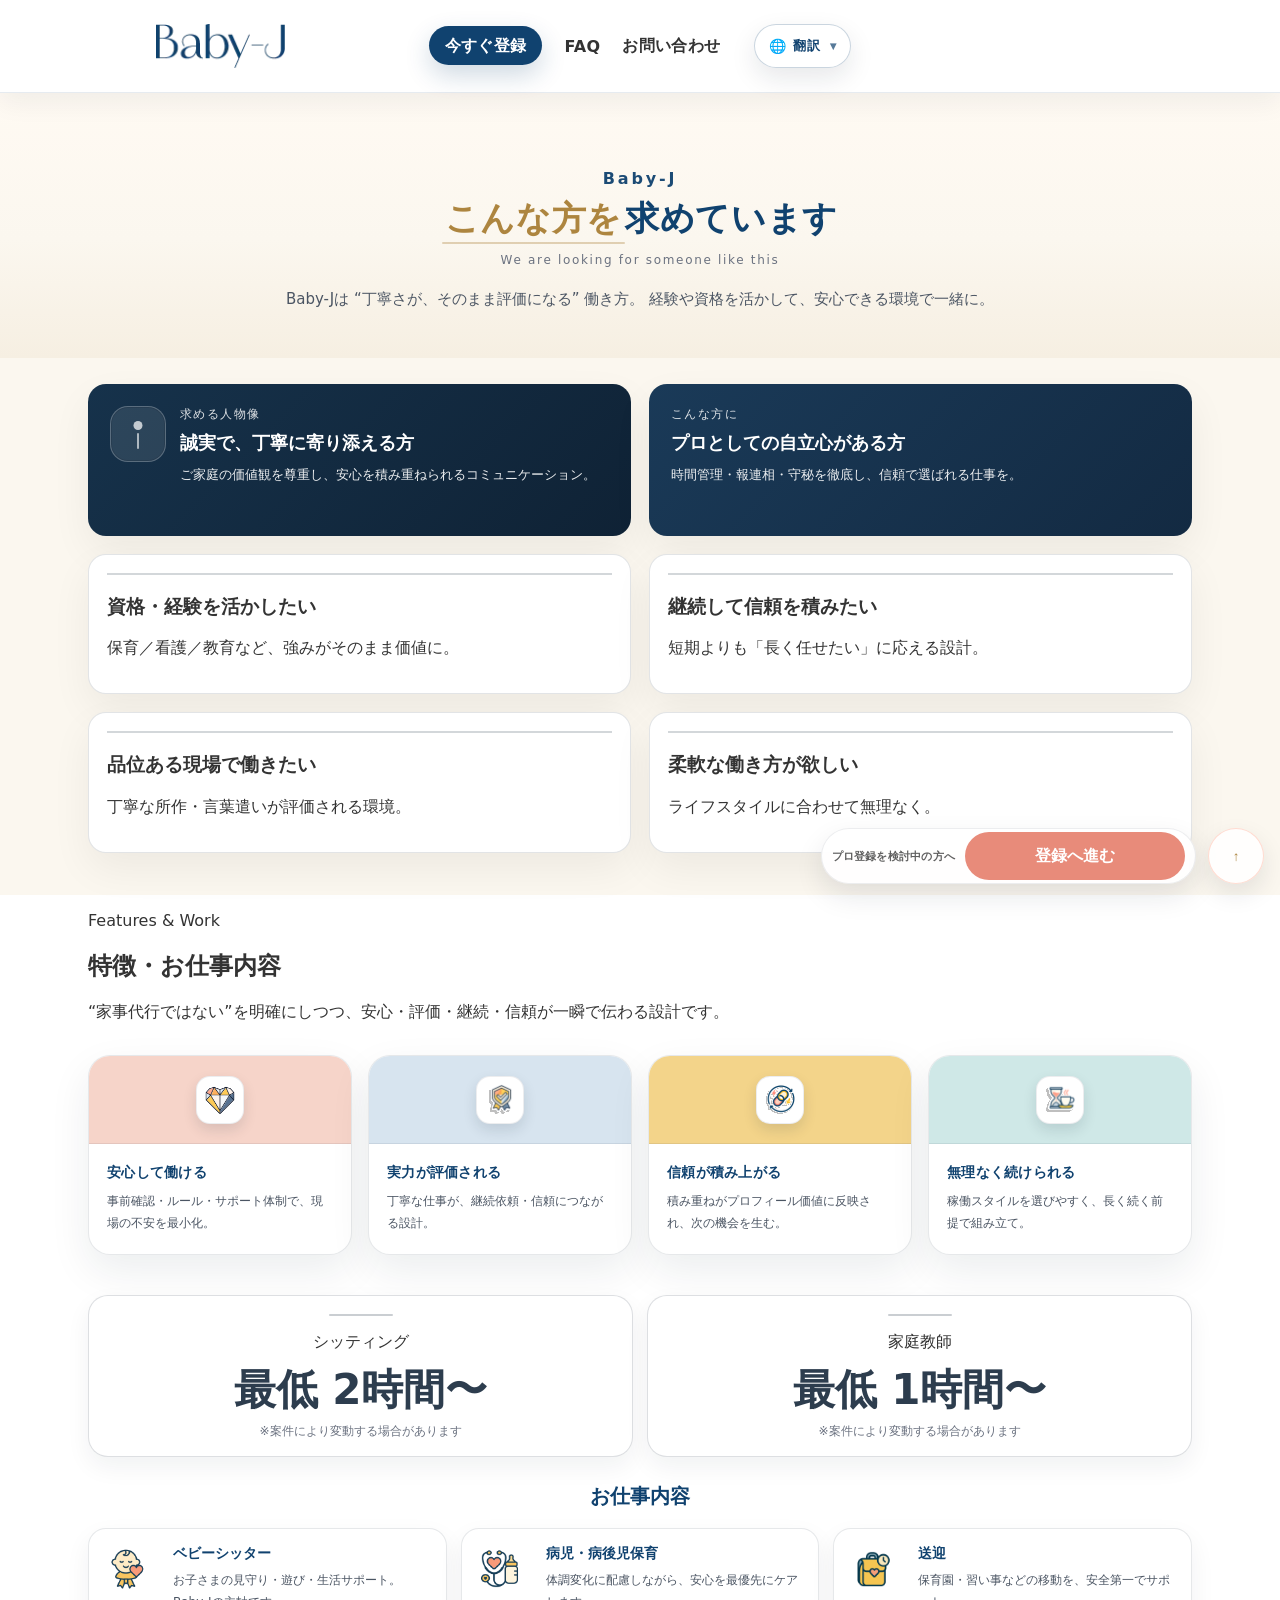
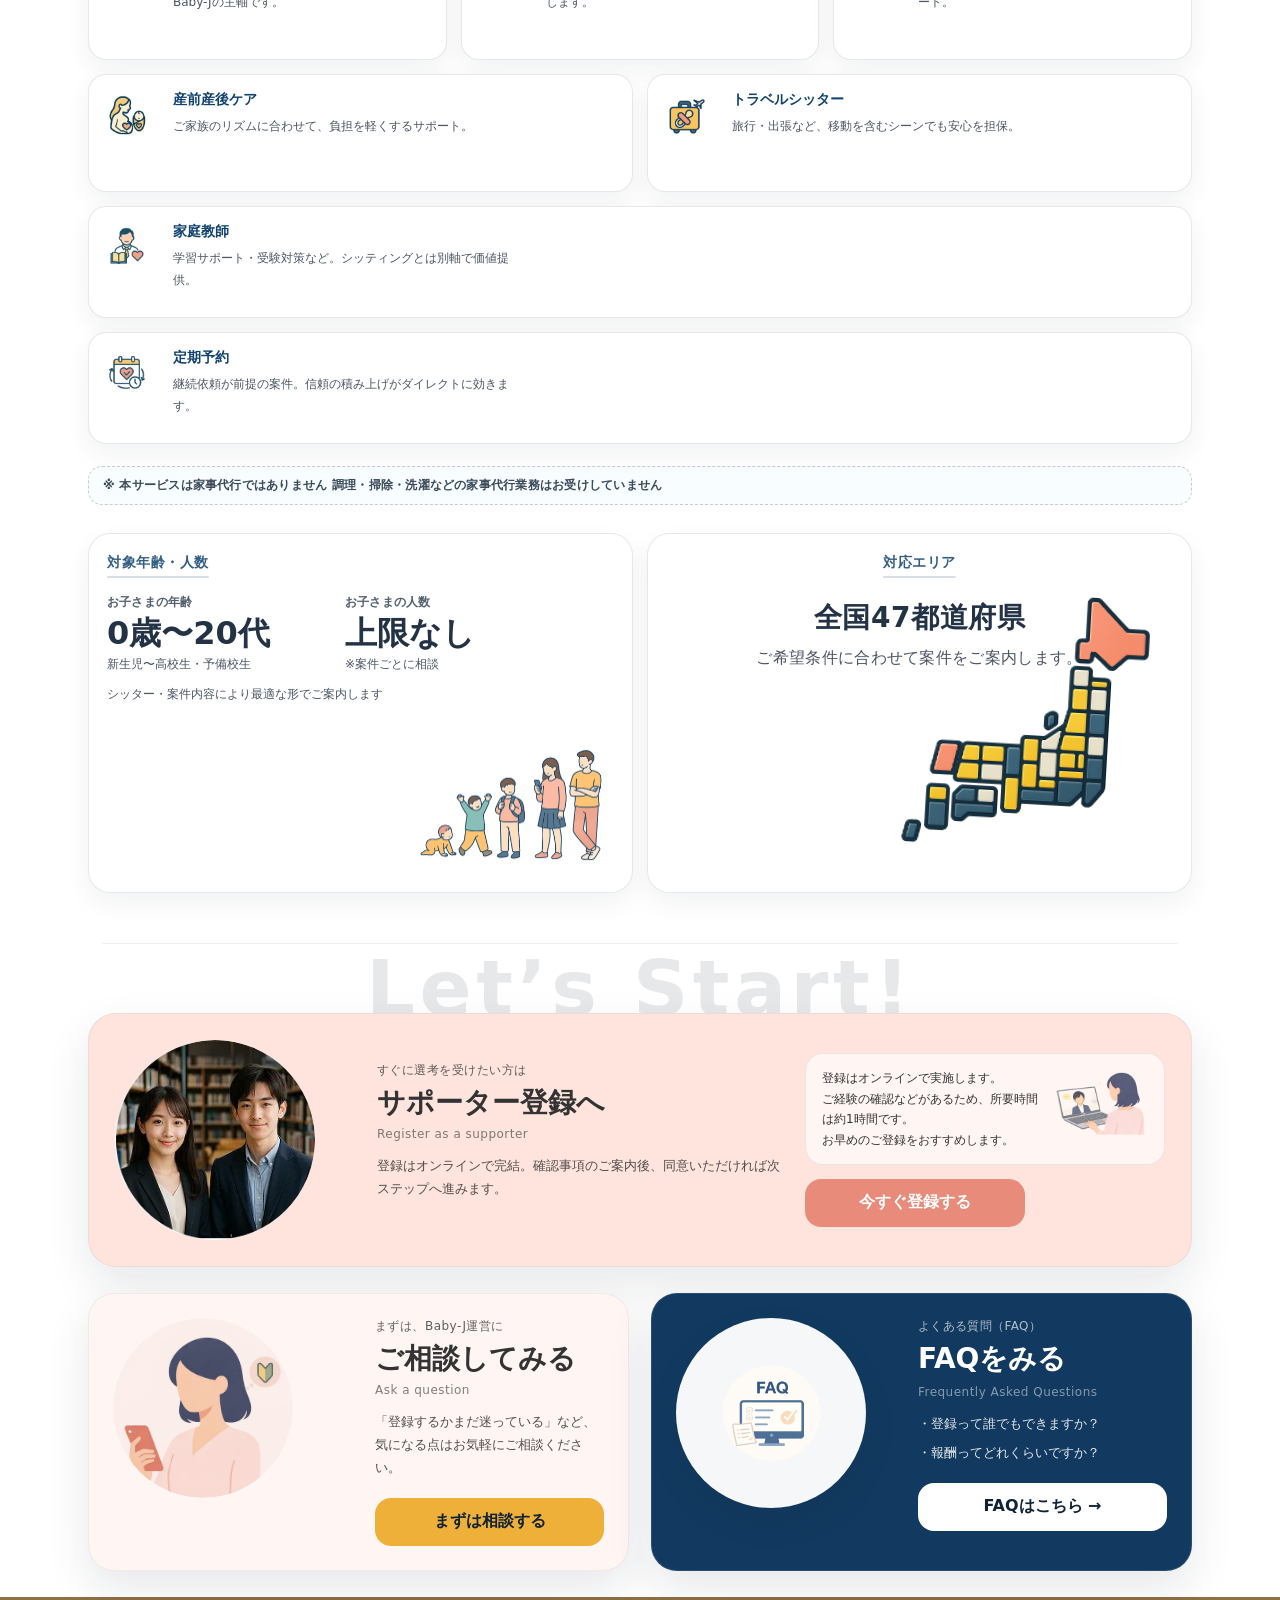
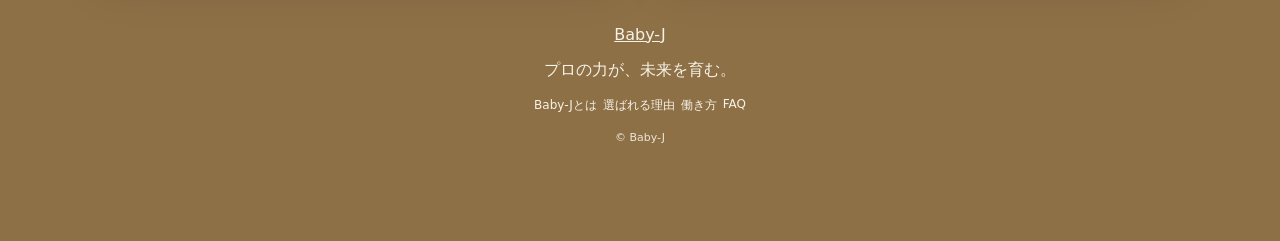
<file: bbj_towa.html>
<!-- bbj_towa.html -->
<!doctype html>
<html lang="ja">

<head>
  <meta charset="utf-8" />
  <meta name="viewport" content="width=device-width, initial-scale=1" />

  <!-- ===== SEO（TOPと同等の粒度） ===== -->
  <title>Baby-J｜共に歩む（Towa）</title>
  <meta name="description" content="Baby-J（ベビー・ジェイ）のサポーター募集ページ（遷移先）です。働き方・給与体系・業務フローをご案内します。" />
  <meta name="robots" content="index,follow" />
  <link rel="canonical" href="https://example.com/bbj_towa.html" />

  <!-- OGP（TOPと同様運用に合わせて差し替えOK） -->
  <meta property="og:type" content="website" />
  <meta property="og:title" content="Baby-J｜共に歩む（Towa）" />
  <meta property="og:description" content="Baby-Jのサポーター募集ページ。働き方・給与体系・業務フローをご案内します。" />
  <meta property="og:locale" content="ja_JP" />

  <!-- TOPの共通CSS（ヘッダー/フッター含む） -->
  <link rel="stylesheet" href="./bbj_header.css?v=999">
  <link rel="stylesheet" href="./bbj-base.css?v=999">
  <link rel="stylesheet" href="./bbj-common.css?v=1000">

  <!-- このページ固有CSS -->
  <link rel="stylesheet" href="./bbj_towa.css?v=999">
</head>

<body class="page-towa" data-header-silk="always">
  <div class="page">

    <!-- ================= HEADER（shared） ================= -->
    <header class="site-header">
      <!-- ===== HEADER BAR ===== -->
      <div class="site-header__bar">
        <div class="site-header__bar-inner container">

          <button class="hamburger sp-only" type="button" aria-label="メニューを開く" aria-controls="drawer"
            aria-expanded="false" data-drawer-open>
            <span></span><span></span><span></span>
          </button>

          <!-- ロゴ：TOPへ戻す -->
          <a class="site-header__logo" href="index.html">
            <img src="bbj-images/bbj_rog01.webp" alt="Baby-J" />
          </a>

          <!-- PC NAV -->
          <nav class="header-nav pc-only" aria-label="ヘッダーナビ">
            <ul class="nav-list">
              <!-- CTA：TOPの#startへ -->
              <li><a class="nav-link nav-cta" href="#">今すぐ登録</a></li><!-- TODO: 本サイト登録URL -->
              <li><a class="nav-link" href="./bbj-lp.html#faq">FAQ</a></li>
              <li><a class="nav-link" href="#">お問い合わせ</a></li>

              <!-- Translate（shared safe） -->
              <li class="lang">
                <button class="nav-link nav-translate" type="button" data-lang-toggle aria-expanded="false"
                  aria-controls="lang-panel">
                  翻訳
                </button>
                <div class="lang__panel" data-lang-panel role="menu" aria-label="翻訳メニュー" hidden>

                  <button type="button" data-lang="en">English</button>
                  <button type="button" data-lang="zh-CN">中文（简体）</button>
                  <button type="button" data-lang="ko">한국어</button>
                </div>
              </li>
            </ul>
          </nav>

          <!-- 右余白（バランス用） -->
          <div class="sp-only"></div>
        </div>
      </div>
    </header>

    <div class="header-spacer" aria-hidden="true"></div>

    <!-- ===== Drawer (SP menu) ===== -->
    <div id="drawer" class="drawer" aria-hidden="true">
      <div class="drawer__panel" role="dialog" aria-modal="true" aria-label="メニュー">
        <div class="drawer__head">
          <div class="drawer__title">Menu</div>
          <button class="drawer__close" type="button" aria-label="閉じる" data-drawer-close>×</button>
        </div>

        <div class="drawer__section">
          <div class="drawer__label">HEADER</div>
          <ul class="drawer__list">
            <li><a class="drawer__item drawer__item--cta" href="#">今すぐ登録</a></li><!-- TODO: 本サイト登録URL -->
            <li><a class="drawer__item" href="./bbj-lp.html#faq">FAQ</a></li>
            <li><a class="drawer__item" href="#">お問い合わせ</a></li>
          </ul>

          <div class="drawer__langs" aria-label="翻訳">
            <button class="drawer__langbtn" type="button" data-lang="en">EN</button>
            <button class="drawer__langbtn" type="button" data-lang="zh-CN">中文</button>
            <button class="drawer__langbtn" type="button" data-lang="ko">한국</button>
          </div>
        </div>
      </div>
    </div>


    <main>

      <!-- =========================
        HERO
      ========================= -->
      <section class="towa-hero">
        <div class="container towa-hero__inner">
          <p class="towa-hero__brand">Baby-J</p>

          <h1 class="towa-hero__title">
            <span class="towa-hero__title-accent">こんな方を</span>求めています
          </h1>

          <p class="towa-hero__sub">We are looking for someone like this</p>

          <p class="towa-hero__lead">
            Baby-Jは “丁寧さが、そのまま評価になる” 働き方。<br class="sp-br">
            経験や資格を活かして、安心できる環境で一緒に。
          </p>
        </div>
      </section>

      <!-- =========================
        1st：求める人物像
        SP：ワンカラム
        ※ここはあなたの貼ってくれた内容のまま（変更なし）
      ========================= -->
      <section class="towa-intro" id="intro">
        <div class="container">
          <div class="towa-intro__grid">
            <!-- big cards -->
            <article class="towa-card towa-card--big towa-card--navy">
              <div class="towa-big">
                <div class="towa-big__icon" aria-hidden="true"></div>
                <div class="towa-big__body">
                  <p class="towa-card__eyebrow">求める人物像</p>
                  <h2 class="towa-card__title">誠実で、丁寧に寄り添える方</h2>
                  <p class="towa-card__text">ご家庭の価値観を尊重し、安心を積み重ねられるコミュニケーション。</p>
                </div>
              </div>
            </article>

            <article class="towa-card towa-card--big towa-card--navy2">
              <p class="towa-card__eyebrow">こんな方に</p>
              <h2 class="towa-card__title">プロとしての自立心がある方</h2>
              <p class="towa-card__text">時間管理・報連相・守秘を徹底し、信頼で選ばれる仕事を。</p>
            </article>

            <!-- small cards -->
            <article class="towa-card towa-card--mini towa-card--mini-first">
              <div class="towa-mini">
                <div class="towa-mini__icon towa-mini__icon--skill"></div>
                <div class="towa-mini__body">
                  <h3 class="towa-mini__title">資格・経験を活かしたい</h3>
                  <p class="towa-mini__text">保育／看護／教育など、強みがそのまま価値に。</p>
                </div>
              </div>
            </article>
            <article class="towa-card towa-card--mini">
              <div class="towa-mini">
                <div class="towa-mini__icon towa-mini__icon--trust" aria-hidden="true"></div>

                <div class="towa-mini__body">
                  <h3 class="towa-mini__title">継続して信頼を積みたい</h3>
                  <p class="towa-mini__text">短期よりも「長く任せたい」に応える設計。</p>
                </div>
              </div>
            </article>
            <article class="towa-card towa-card--mini">
              <div class="towa-mini">
                <div class="towa-mini__icon towa-mini__icon--quality"></div>

                <div class="towa-mini__body">
                  <h3 class="towa-mini__title">品位ある現場で働きたい</h3>
                  <p class="towa-mini__text">丁寧な所作・言葉遣いが評価される環境。</p>
                </div>
              </div>
            </article>
            <article class="towa-card towa-card--mini">
              <div class="towa-mini">
                <div class="towa-mini__icon towa-mini__icon--flex"></div>

                <div class="towa-mini__body">
                  <h3 class="towa-mini__title">柔軟な働き方が欲しい</h3>
                  <p class="towa-mini__text">ライフスタイルに合わせて無理なく。</p>
                </div>
              </div>
            </article>
          </div>
        </div>
      </section>


      <!-- =========================
  PAY (#pay) — 特徴・お仕事内容
========================= -->
      <section id="pay" class="pay">
        <div class="pay__inner container">

          <!-- セクション見出し（既存の見出しコンポがあれば差し替えOK） -->
          <header class="towa-section-head pay__head">
            <p class="towa-section-head__kicker">Features & Work</p>
            <h2 class="towa-section-head__title">特徴・お仕事内容</h2>
            <p class="towa-section-head__lead">
              “家事代行ではない”を明確にしつつ、安心・評価・継続・信頼が一瞬で伝わる設計です。
            </p>
          </header>

          <!-- ① 特徴（アーチ4つ） -->
          <div class="pay-arches" aria-label="特徴">
            <!-- 1 -->
            <article class="pay-arch pay-arch--salmon">
              <div class="pay-arch__top">
                <img src="bbj-images/value01-heart.svg" alt="" class="pay-work-card__icon">
              </div>
              <div class="pay-arch__body">
                <h3 class="pay-arch__title">安心して働ける</h3>
                <p class="pay-arch__text">
                  事前確認・ルール・サポート体制で、現場の不安を最小化。
                </p>
              </div>
            </article>

            <!-- 2 -->
            <article class="pay-arch pay-arch--navy">
              <div class="pay-arch__top">
                <img src="bbj-images/value02-shield.svg" alt="" class="pay-work-card__icon">
              </div>
              <div class="pay-arch__body">
                <h3 class="pay-arch__title">実力が評価される</h3>
                <p class="pay-arch__text">
                  丁寧な仕事が、継続依頼・信頼につながる設計。
                </p>
              </div>
            </article>

            <!-- 3 -->
            <article class="pay-arch pay-arch--mustard">
              <div class="pay-arch__top">
                <img src="bbj-images/value03-link.svg" alt="" class="pay-work-card__icon">
              </div>
              <div class="pay-arch__body">
                <h3 class="pay-arch__title">信頼が積み上がる</h3>
                <p class="pay-arch__text">
                  積み重ねがプロフィール価値に反映され、次の機会を生む。
                </p>
              </div>
            </article>

            <!-- 4 -->
            <article class="pay-arch pay-arch--teal">
              <div class="pay-arch__top">
                <img src="bbj-images/value04-timecoffee.svg" alt="" class="pay-work-card__icon">
              </div>
              <div class="pay-arch__body">
                <h3 class="pay-arch__title">無理なく続けられる</h3>
                <p class="pay-arch__text">
                  稼働スタイルを選びやすく、長く続く前提で組み立て。
                </p>
              </div>
            </article>
          </div>

          <!-- ② 最低時間（2枚） -->
          <div class="pay-minhours" aria-label="最低時間">
            <article class="pay-minhour">
              <div class="pay-minhour__icon" aria-hidden="true">
              </div>
              <div class="pay-minhour__body">
                <p class="pay-minhour__label">シッティング</p>
                <p class="pay-minhour__value"><strong>最低 2時間〜</strong></p>
                <p class="pay-minhour__note">※案件により変動する場合があります</p>
              </div>
            </article>

            <article class="pay-minhour">
              <div class="pay-minhour__icon" aria-hidden="true">
              </div>
              <div class="pay-minhour__body">
                <p class="pay-minhour__label">家庭教師</p>
                <p class="pay-minhour__value"><strong>最低 1時間〜</strong></p>
                <p class="pay-minhour__note">※案件により変動する場合があります</p>
              </div>
            </article>
          </div>

          <!-- ③ お仕事内容｜主役3つ（PC横3 / SP縦） -->
          <!-- ===== subhead (お仕事内容) ===== -->
          <header class="pay-subhead">
            <h3 class="pay-subhead__title">お仕事内容</h3>
          </header>

          <!-- ③ 主役3つ（PC横3） -->
          <div class="pay-work--main">
            <article class="pay-work-card pay-work-card--primary">
              <img class="pay-work-card__icon" src="bbj-images/icon-babysitter.svg" alt="">
              <div class="pay-work-card__body">
                <h4 class="pay-work-card__title">ベビーシッター</h4>
                <p class="pay-work-card__text">お子さまの見守り・遊び・生活サポート。Baby-Jの主軸です。</p>
              </div>
            </article>

            <article class="pay-work-card pay-work-card--primary">
              <img class="pay-work-card__icon" src="bbj-images/icon-sickcare.svg" alt="">
              <div class="pay-work-card__body">
                <h4 class="pay-work-card__title">病児・病後児保育</h4>
                <p class="pay-work-card__text">体調変化に配慮しながら、安心を最優先にケアします。</p>
              </div>
            </article>

            <article class="pay-work-card pay-work-card--primary">
              <img class="pay-work-card__icon" src="bbj-images/icon-pickup.svg" alt="">
              <div class="pay-work-card__body">
                <h4 class="pay-work-card__title">送迎</h4>
                <p class="pay-work-card__text">保育園・習い事などの移動を、安全第一でサポート。</p>
              </div>
            </article>
          </div>

          <!-- ④ 特殊2つ（PC横2） -->
          <div class="pay-work--sub">
            <article class="pay-work-card">
              <img class="pay-work-card__icon" src="bbj-images/icon-postpartum.svg" alt="">
              <div class="pay-work-card__body">
                <h4 class="pay-work-card__title">産前産後ケア</h4>
                <p class="pay-work-card__text">ご家族のリズムに合わせて、負担を軽くするサポート。</p>
              </div>
            </article>

            <article class="pay-work-card">
              <img class="pay-work-card__icon" src="bbj-images/icon-travel.svg" alt="">
              <div class="pay-work-card__body">
                <h4 class="pay-work-card__title">トラベルシッター</h4>
                <p class="pay-work-card__text">旅行・出張など、移動を含むシーンでも安心を担保。</p>
              </div>
            </article>
          </div>

          <!-- ⑤ 横長2つ（縦並び） -->
          <div class="pay-work--solo">
            <article class="pay-work-card pay-work-card--wide">
              <img class="pay-work-card__icon" src="bbj-images/icon-tutor.svg" alt="">
              <div class="pay-work-card__body">
                <h4 class="pay-work-card__title">家庭教師</h4>
                <p class="pay-work-card__text">学習サポート・受験対策など。シッティングとは別軸で価値提供。</p>
              </div>
            </article>

            <article class="pay-work-card pay-work-card--wide">
              <img class="pay-work-card__icon" src="bbj-images/icon-regular.svg" alt="">
              <div class="pay-work-card__body">
                <h4 class="pay-work-card__title">定期予約</h4>
                <p class="pay-work-card__text">継続依頼が前提の案件。信頼の積み上げがダイレクトに効きます。</p>
              </div>
            </article>
          </div>

          <!-- ⑥ 注意書き（セット） -->
          <p class="pay-note">※ 本サービスは家事代行ではありません
            調理・掃除・洗濯などの家事代行業務はお受けしていません</p>

          <!-- ⑦ 条件カード（2枚） -->
          <div class="pay-meta">

            <!-- 左：対象年齢・人数 -->
            <!-- 左：対象年齢・人数 -->
            <article class="pay-meta-card pay-meta-card--age">
              <div class="pay-meta-card__head">
                <h4 class="pay-meta-card__title">対象年齢・人数</h4>
              </div>

              <div class="pay-meta-age">
                <div class="pay-meta-age__text">

                  <div class="pay-meta-age__grid">
                    <div class="pay-meta-age__stat">
                      <p class="pay-meta-age__statlabel">お子さまの年齢</p>
                      <p class="pay-meta-age__statvalue">0歳〜20代</p>
                      <p class="pay-meta-age__statnote">新生児〜高校生・予備校生</p>
                    </div>

                    <div class="pay-meta-age__stat">
                      <p class="pay-meta-age__statlabel">お子さまの人数</p>
                      <p class="pay-meta-age__statvalue">上限なし</p>
                      <p class="pay-meta-age__statnote">※案件ごとに相談</p>
                    </div>
                  </div>

                  <p class="pay-meta-age__sub">シッター・案件内容により最適な形でご案内します</p>
                </div>

                <div class="pay-meta-card__art" aria-hidden="true">
                  <img src="bbj-images/pay-family.svg" alt="" class="pay-meta-card__art-img">
                </div>
              </div>
            </article>

            <!-- 右：対応エリア -->
            <article class="pay-meta-card pay-meta-card--area">
              <div class="pay-meta-card__head">
                <h4 class="pay-meta-card__title">対応エリア</h4>
              </div>

              <p class="pay-meta-area__value">全国47都道府県</p>

              <div class="pay-meta-card__art--area" aria-hidden="true">
                <img src="bbj-images/pay-japanmap.svg" alt="" class="pay-meta-card__art-img">
              </div>

              <p class="pay-meta-area__note">ご希望条件に合わせて案件をご案内します。</p>
            </article>

          </div>

        </div>
      </section>
      <!-- /#pay -->

      <!-- ===== LET'S START（SSOT: bj-block）===== -->
      <section class="start-cta" id="start">
        <div class="start-cta__inner container">

          <!-- 背景文字はそのまま（必要なら共通化は後でOK） -->
          <div class="start-cta__bg-title" aria-hidden="true">Let’s Start!</div>

          <!-- 1段目：登録 -->
          <section class="bj-block bj-primary top-register" data-bj="primary">
            <div class="bj-primary__inner container">
              <div class="bj-primary__media">
                <div class="bj-disc bj-disc--img" style="--disc-img:url('bbj-images/start-register.webp');"></div>
              </div>

              <div class="bj-primary__main">
                <p class="bj-kicker">すぐに選考を受けたい方は</p>
                <h3 class="bj-title">サポーター登録へ</h3>
                <p class="bj-en">Register as a supporter</p>
                <p class="bj-body">登録はオンラインで完結。確認事項のご案内後、同意いただければ次ステップへ進みます。</p>
              </div>

              <div class="bj-primary__aside">
                <div class="bj-note">
                  <div class="bj-note__inner">
                    <div class="bj-note__text">
                      <p>
                        登録はオンラインで実施します。<br>
                        ご経験の確認などがあるため、所要時間は約1時間です。<br>
                        お早めのご登録をおすすめします。
                      </p>
                    </div>
                    <div class="bj-note__illust" aria-hidden="true">
                      <img src="bbj-images/start-note.svg" alt="">
                    </div>
                  </div>
                </div>
                <a class="bj-btn bj-btn--primary" href="#start">今すぐ登録する</a>
              </div>
            </div>
          </section>

          <!-- B/C: Help -->
          <section class="bj-block bj-help" data-bj="help">
            <div class="bj-help__grid">

              <!-- B: consult -->
              <article class="bj-card bj-card--light" data-bj-card="consult">
                <div class="bj-card__inner">
                  <div class="bj-card__visual">
                    <div class="bj-disc bj-disc--img" style="--disc-img:url('bbj-images/start-question.svg');"></div>
                  </div>

                  <div class="bj-card__text">
                    <p class="bj-kicker">まずは、Baby-J運営に</p>
                    <h3 class="bj-title">ご相談してみる</h3>
                    <p class="bj-en">Ask a question</p>
                    <p class="bj-body">「登録するかまだ迷っている」など、気になる点はお気軽にご相談ください。</p>
                    <a class="bj-btn bj-btn--soft" href="https://service.baby-j.site/contact">まずは相談する</a>
                  </div>
                </div>
              </article>

              <!-- C: faq -->
              <article class="bj-card bj-card--dark" data-bj-card="faq">
                <div class="bj-card__inner">
                  <div class="bj-card__visual">
                    <div class="bj-disc bj-disc--faq" aria-hidden="true">
                      <img class="bj-disc__icon bj-disc__icon--faq" src="bbj-images/start-faq.svg" alt="">
                    </div>
                  </div>

                  <div class="bj-card__text">
                    <p class="bj-kicker">よくある質問（FAQ）</p>
                    <h3 class="bj-title">FAQをみる</h3>
                    <p class="bj-en">Frequently Asked Questions</p>
                    <div class="bj-faq-snippet">
                      <p>・登録って誰でもできますか？</p>
                      <p>・報酬ってどれくらいですか？</p>
                    </div>
                    <a class="bj-btn bj-btn--ghost" href="./bbj-lp.html#faq">FAQはこちら →</a>
                  </div>
                </div>
              </article>

            </div>
          </section>


          <section class="income-examples" id="income-examples">
            <div class="income-examples__inner container">

              <p class="income-examples__script" aria-hidden="true">Support example</p>

              <header class="income-examples__head">
                <h2 class="income-examples__title">サポート1回の収入例</h2>
                <p class="income-examples__sub">Example of income per support session</p>
              </header>

              <div class="income-examples__rail">
                <div class="income-examples__viewport js-income-rail" tabindex="0">

                  <!-- ===== Case 1 ===== -->
                  <article class="income-card js-income-card" data-case="1">
                    <div class="income-card__frame">
                      <div class="income-card__case">Case 1</div>

                      <h3 class="income-card__title js-title"></h3>
                      <p class="income-card__sub js-sub"></p>

                      <div class="income-card__top">
                        <dl class="income-tags">
                          <div class="income-tags__row">
                            <dt class="income-tags__badge">時 給</dt>
                            <dd class="income-tags__val"><span class="js-hourly"></span> <span
                                class="income-tags__unit">/
                                1時間</span></dd>
                          </div>

                          <div class="income-tags__row">
                            <dt class="income-tags__badge">割増料金</dt>
                            <dd class="income-tags__val">
                              <span class="js-addons"></span>
                              <span class="income-tags__icons js-addon-icons" aria-hidden="true"></span>
                              <span class="income-tags__unit">（合計）</span>
                            </dd>
                          </div>

                          <div class="income-tags__row">
                            <dt class="income-tags__badge">交通費</dt>
                            <dd class="income-tags__val"><span class="js-traffic"></span></dd>
                          </div>

                          <div class="income-tags__row">
                            <dt class="income-tags__badge">稼 働</dt>
                            <dd class="income-tags__val"><span class="js-hours"></span> <span
                                class="income-tags__unit">時間</span></dd>
                          </div>
                        </dl>

                        <div class="income-card__photo" aria-hidden="true"></div>
                      </div>

                      <div class="income-breakdown" aria-label="内訳（タップで全体表示）">
                        <div class="income-breakdown__row">
                          <div class="income-breakdown__label">基本料金</div>
                          <div class="income-breakdown__value"><span class="js-base"></span></div>
                        </div>
                        <div class="income-breakdown__row">
                          <div class="income-breakdown__label">割増料金</div>
                          <div class="income-breakdown__value"><span class="js-addon-total"></span></div>
                        </div>
                        <div class="income-breakdown__row">
                          <div class="income-breakdown__label">交通費</div>
                          <div class="income-breakdown__value"><span class="js-traffic2"></span></div>
                        </div>
                        <div class="income-breakdown__row">
                          <div class="income-breakdown__label">サービス手数料（23.6%）</div>
                          <div class="income-breakdown__value">-¥ <span class="js-fee"></span></div>
                        </div>
                        <div class="income-breakdown__row">
                          <div class="income-breakdown__label">手数料消費税（10%）</div>
                          <div class="income-breakdown__value">-¥ <span class="js-fee-tax"></span></div>
                        </div>

                      </div>
                      <div class="income-breakdown__total income-card__total">
                        <div class="income-breakdown__label">お受け取り合計</div>
                        <div class="income-breakdown__value"><span class="js-net"></span></div>
                      </div>
                    </div>
                  </article>

                  <!-- ===== Case 2 ===== -->
                  <article class="income-card js-income-card" data-case="2">
                    <div class="income-card__frame">
                      <div class="income-card__case">Case 2</div>

                      <h3 class="income-card__title js-title"></h3>
                      <p class="income-card__sub js-sub"></p>

                      <div class="income-card__top">
                        <dl class="income-tags">
                          <div class="income-tags__row">
                            <dt class="income-tags__badge">時 給</dt>
                            <dd class="income-tags__val"><span class="js-hourly"></span> <span
                                class="income-tags__unit">/
                                1時間</span></dd>
                          </div>

                          <div class="income-tags__row">
                            <dt class="income-tags__badge">割増料金</dt>
                            <dd class="income-tags__val">
                              <span class="js-addons"></span>
                              <span class="income-tags__icons js-addon-icons" aria-hidden="true"></span>
                              <span class="income-tags__unit">（合計）</span>
                            </dd>
                          </div>

                          <div class="income-tags__row">
                            <dt class="income-tags__badge">交通費</dt>
                            <dd class="income-tags__val"><span class="js-traffic"></span></dd>
                          </div>

                          <div class="income-tags__row">
                            <dt class="income-tags__badge">稼 働</dt>
                            <dd class="income-tags__val"><span class="js-hours"></span> <span
                                class="income-tags__unit">時間</span></dd>
                          </div>
                        </dl>

                        <div class="income-card__photo" aria-hidden="true"></div>
                      </div>

                      <div class="income-breakdown" aria-label="内訳（タップで全体表示）">
                        <div class="income-breakdown__row">
                          <div class="income-breakdown__label">基本料金</div>
                          <div class="income-breakdown__value"><span class="js-base"></span></div>
                        </div>
                        <div class="income-breakdown__row">
                          <div class="income-breakdown__label">割増料金</div>
                          <div class="income-breakdown__value"><span class="js-addon-total"></span></div>
                        </div>
                        <div class="income-breakdown__row">
                          <div class="income-breakdown__label">交通費</div>
                          <div class="income-breakdown__value"><span class="js-traffic2"></span></div>
                        </div>
                        <div class="income-breakdown__row">
                          <div class="income-breakdown__label">サービス手数料（23.6%）</div>
                          <div class="income-breakdown__value">-¥ <span class="js-fee"></span></div>
                        </div>
                        <div class="income-breakdown__row">
                          <div class="income-breakdown__label">手数料消費税（10%）</div>
                          <div class="income-breakdown__value">-¥ <span class="js-fee-tax"></span></div>
                        </div>

                      </div>
                      <div class="income-breakdown__total income-card__total">
                        <div class="income-breakdown__label">お受け取り合計</div>
                        <div class="income-breakdown__value"><span class="js-net"></span></div>
                      </div>
                    </div>
                  </article>


                  <!-- Case 3 -->
                  <article class="income-card js-income-card" data-case="3">
                    <div class="income-card__frame">
                      <div class="income-card__case">Case 3</div>

                      <h3 class="income-card__title js-title"></h3>
                      <p class="income-card__sub js-sub"></p>

                      <div class="income-card__top">
                        <dl class="income-tags">
                          <div class="income-tags__row">
                            <dt class="income-tags__badge">時 給</dt>
                            <dd class="income-tags__val"><span class="js-hourly"></span> <span
                                class="income-tags__unit">/
                                1時間</span></dd>
                          </div>

                          <div class="income-tags__row">
                            <dt class="income-tags__badge">割増料金</dt>
                            <dd class="income-tags__val">
                              <span class="js-addons"></span>
                              <span class="income-tags__icons js-addon-icons" aria-hidden="true"></span>
                              <span class="income-tags__unit">（合計）</span>
                            </dd>
                          </div>

                          <div class="income-tags__row">
                            <dt class="income-tags__badge">交通費</dt>
                            <dd class="income-tags__val"><span class="js-traffic"></span></dd>
                          </div>

                          <div class="income-tags__row">
                            <dt class="income-tags__badge">稼 働</dt>
                            <dd class="income-tags__val"><span class="js-hours"></span> <span
                                class="income-tags__unit">時間</span></dd>
                          </div>
                        </dl>

                        <div class="income-card__photo" aria-hidden="true"></div>
                      </div>

                      <div class="income-breakdown" aria-label="内訳（タップで全体表示）">
                        <div class="income-breakdown__row">
                          <div class="income-breakdown__label">基本料金</div>
                          <div class="income-breakdown__value"><span class="js-base"></span></div>
                        </div>
                        <div class="income-breakdown__row">
                          <div class="income-breakdown__label">割増料金</div>
                          <div class="income-breakdown__value"><span class="js-addon-total"></span></div>
                        </div>
                        <div class="income-breakdown__row">
                          <div class="income-breakdown__label">交通費</div>
                          <div class="income-breakdown__value"><span class="js-traffic2"></span></div>
                        </div>
                        <div class="income-breakdown__row">
                          <div class="income-breakdown__label">サービス手数料（23.6%）</div>
                          <div class="income-breakdown__value">-¥ <span class="js-fee"></span></div>
                        </div>
                        <div class="income-breakdown__row">
                          <div class="income-breakdown__label">手数料消費税（10%）</div>
                          <div class="income-breakdown__value">-¥ <span class="js-fee-tax"></span></div>
                        </div>

                      </div>
                      <div class="income-breakdown__total income-card__total">
                        <div class="income-breakdown__label">お受け取り合計</div>
                        <div class="income-breakdown__value"><span class="js-net"></span></div>
                      </div>
                    </div>
                  </article>

                  <!-- Case 4 -->
                  <article class="income-card js-income-card" data-case="4">
                    <div class="income-card__frame">
                      <div class="income-card__case">Case 4</div>

                      <h3 class="income-card__title js-title"></h3>
                      <p class="income-card__sub js-sub"></p>

                      <div class="income-card__top">
                        <dl class="income-tags">
                          <div class="income-tags__row">
                            <dt class="income-tags__badge">時 給</dt>
                            <dd class="income-tags__val"><span class="js-hourly"></span> <span
                                class="income-tags__unit">/
                                1時間</span></dd>
                          </div>

                          <div class="income-tags__row">
                            <dt class="income-tags__badge">割増料金</dt>
                            <dd class="income-tags__val">
                              <span class="js-addons"></span>
                              <span class="income-tags__icons js-addon-icons" aria-hidden="true"></span>
                              <span class="income-tags__unit">（合計）</span>
                            </dd>
                          </div>

                          <div class="income-tags__row">
                            <dt class="income-tags__badge">交通費</dt>
                            <dd class="income-tags__val"><span class="js-traffic"></span></dd>
                          </div>

                          <div class="income-tags__row">
                            <dt class="income-tags__badge">稼 働</dt>
                            <dd class="income-tags__val"><span class="js-hours"></span> <span
                                class="income-tags__unit">時間</span></dd>
                          </div>
                        </dl>

                        <div class="income-card__photo" aria-hidden="true"></div>
                      </div>

                      <div class="income-breakdown" aria-label="内訳（タップで全体表示）">
                        <div class="income-breakdown__row">
                          <div class="income-breakdown__label">基本料金</div>
                          <div class="income-breakdown__value"><span class="js-base"></span></div>
                        </div>
                        <div class="income-breakdown__row">
                          <div class="income-breakdown__label">割増料金</div>
                          <div class="income-breakdown__value"><span class="js-addon-total"></span></div>
                        </div>
                        <div class="income-breakdown__row">
                          <div class="income-breakdown__label">交通費</div>
                          <div class="income-breakdown__value"><span class="js-traffic2"></span></div>
                        </div>
                        <div class="income-breakdown__row">
                          <div class="income-breakdown__label">サービス手数料（23.6%）</div>
                          <div class="income-breakdown__value">-¥ <span class="js-fee"></span></div>
                        </div>
                        <div class="income-breakdown__row">
                          <div class="income-breakdown__label">手数料消費税（10%）</div>
                          <div class="income-breakdown__value">-¥ <span class="js-fee-tax"></span></div>
                        </div>

                      </div>
                      <div class="income-breakdown__total income-card__total">
                        <div class="income-breakdown__label">お受け取り合計</div>
                        <div class="income-breakdown__value"><span class="js-net"></span></div>
                      </div>
                    </div>
                  </article>

                  <!-- Case 5 -->
                  <article class="income-card js-income-card" data-case="5">
                    <div class="income-card__frame">
                      <div class="income-card__case">Case 5</div>

                      <h3 class="income-card__title js-title"></h3>
                      <p class="income-card__sub js-sub"></p>

                      <div class="income-card__top">
                        <dl class="income-tags">
                          <div class="income-tags__row">
                            <dt class="income-tags__badge">時 給</dt>
                            <dd class="income-tags__val"><span class="js-hourly"></span> <span
                                class="income-tags__unit">/
                                1時間</span></dd>
                          </div>

                          <div class="income-tags__row">
                            <dt class="income-tags__badge">割増料金</dt>
                            <dd class="income-tags__val">
                              <span class="js-addons"></span>
                              <span class="income-tags__icons js-addon-icons" aria-hidden="true"></span>
                              <span class="income-tags__unit">（合計）</span>
                            </dd>
                          </div>

                          <div class="income-tags__row">
                            <dt class="income-tags__badge">交通費</dt>
                            <dd class="income-tags__val"><span class="js-traffic"></span></dd>
                          </div>

                          <div class="income-tags__row">
                            <dt class="income-tags__badge">稼 働</dt>
                            <dd class="income-tags__val"><span class="js-hours"></span> <span
                                class="income-tags__unit">時間</span></dd>
                          </div>
                        </dl>

                        <div class="income-card__photo" aria-hidden="true"></div>
                      </div>

                      <div class="income-breakdown" aria-label="内訳（タップで全体表示）">
                        <div class="income-breakdown__row">
                          <div class="income-breakdown__label">基本料金</div>
                          <div class="income-breakdown__value"><span class="js-base"></span></div>
                        </div>
                        <div class="income-breakdown__row">
                          <div class="income-breakdown__label">割増料金</div>
                          <div class="income-breakdown__value"><span class="js-addon-total"></span></div>
                        </div>
                        <div class="income-breakdown__row">
                          <div class="income-breakdown__label">交通費</div>
                          <div class="income-breakdown__value"><span class="js-traffic2"></span></div>
                        </div>
                        <div class="income-breakdown__row">
                          <div class="income-breakdown__label">サービス手数料（23.6%）</div>
                          <div class="income-breakdown__value">-¥ <span class="js-fee"></span></div>
                        </div>
                        <div class="income-breakdown__row">
                          <div class="income-breakdown__label">手数料消費税（10%）</div>
                          <div class="income-breakdown__value">-¥ <span class="js-fee-tax"></span></div>
                        </div>

                      </div>
                      <div class="income-breakdown__total income-card__total">
                        <div class="income-breakdown__label">お受け取り合計</div>
                        <div class="income-breakdown__value"><span class="js-net"></span></div>
                      </div>
                    </div>
                  </article>

                </div>

                <!-- ✅ ここ：viewportの外、railの中にボタン -->
                <button class="income-examples__nav income-examples__nav--prev js-income-prev" type="button"
                  aria-label="前へ">‹</button>
                <button class="income-examples__nav income-examples__nav--next js-income-next" type="button"
                  aria-label="次へ">›</button>

              </div>
            </div>
          </section>
        </div>
      </section>

    </main>

    <!-- =========================
      FOOTER（TOPと同じ）
      ※bbj-lp.html の footer をそのまま移植
    ========================= -->
    <footer class="site-footer">
      <div class="container site-footer__inner">
        <div class="site-footer__brand">
          <a class="site-footer__logo" href="#top">Baby-J</a>
          <p class="site-footer__tagline">プロの力が、未来を育む。</p>
        </div>

        <nav class="site-footer__nav" aria-label="フッターメニュー">
          <a href="#about">Baby-Jとは</a>
          <a href="#reason">選ばれる理由</a>
          <a href="#workstyle">働き方</a>
          <a href="#faq">FAQ</a>
        </nav>

        <small class="site-footer__copy">© Baby-J</small>
      </div>
    </footer>

  </div><!-- /.page -->

  <!-- footer stop slot (SP fixed seat) -->
  <div class="footer-cta-slot" aria-label="登録・相談CTA">
    <a class="footer-cta__btn is-primary" href="#start">今すぐ登録</a>
    <a class="footer-cta__btn is-secondary" href="https://service.baby-j.site/contact">まずは相談</a>
  </div>

  <!-- ===== 右追従CTA（TOWA / PCのみ） ===== -->
  <div class="bottom-seat">

    <aside class="floating-cta" aria-label="プロ登録CTA">
      <!-- 中身はTOWA用に後で詰める。今は器だけでOK -->
      <div style="padding:16px 16px 14px;">
        <p style="margin:0 0 10px;font-weight:800;">プロ登録を検討中の方へ</p>
        <a class="bj-btn bj-btn--primary" href="#start">登録へ進む</a>
      </div>
    </aside>

    <!-- ===== 一番上へ戻るボタン ===== -->
    <button type="button" class="back-to-top" data-to-top aria-label="ページの先頭へ戻る">
      <span class="back-to-top__circle">
        <span class="back-to-top__icon">↑</span>
      </span>
    </button>

    <script defer src="./bbj_lp_data.js"></script>
  </div>

  <script defer src="./bbj_components.js"></script>
  <script defer src="./bbj_features.js"></script>

  <!-- ページ別 launcher -->
  <script defer src="./bbj-lp.js"></script>

  <!-- ヘッダー（共通） -->
  <script defer src="./bbj_header.js"></script>
  <!-- role gate -->
  <script defer src="./bbj_role_gate.js"></script>
</body>

</html>
</file>
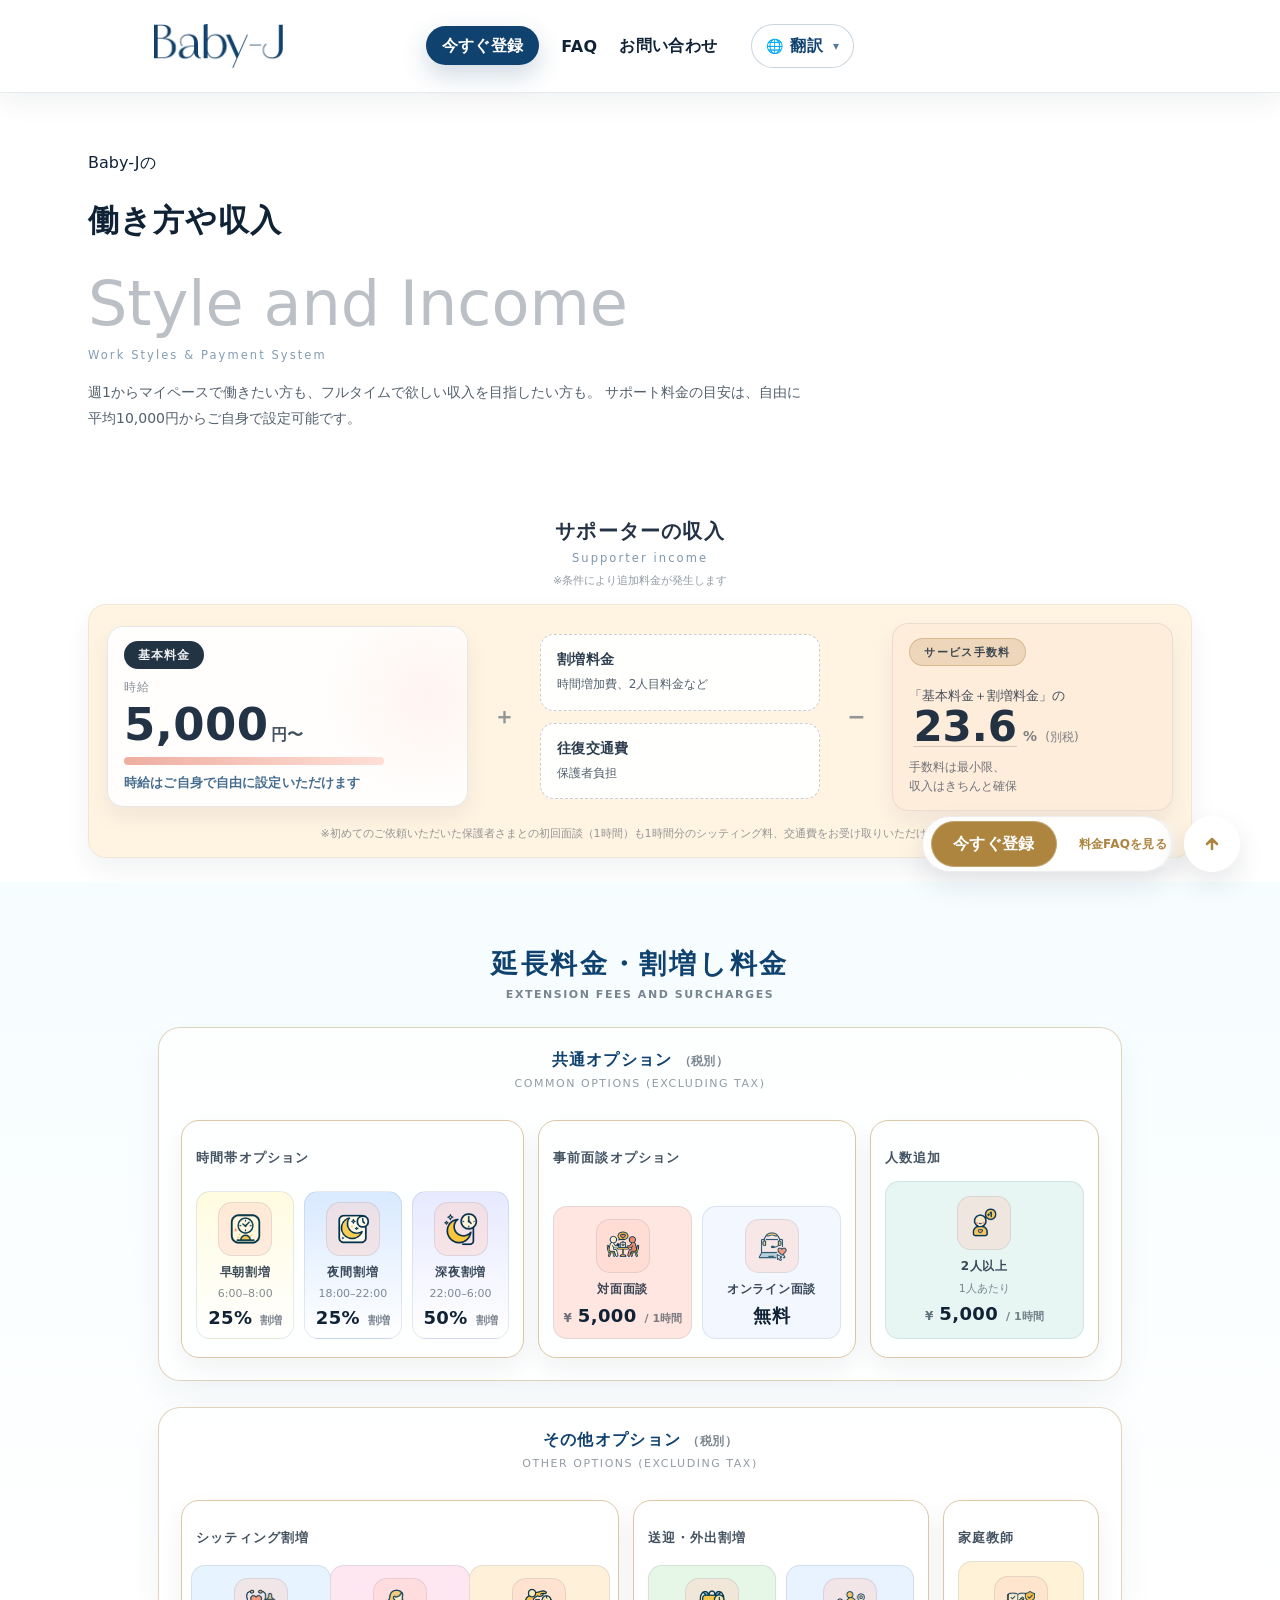
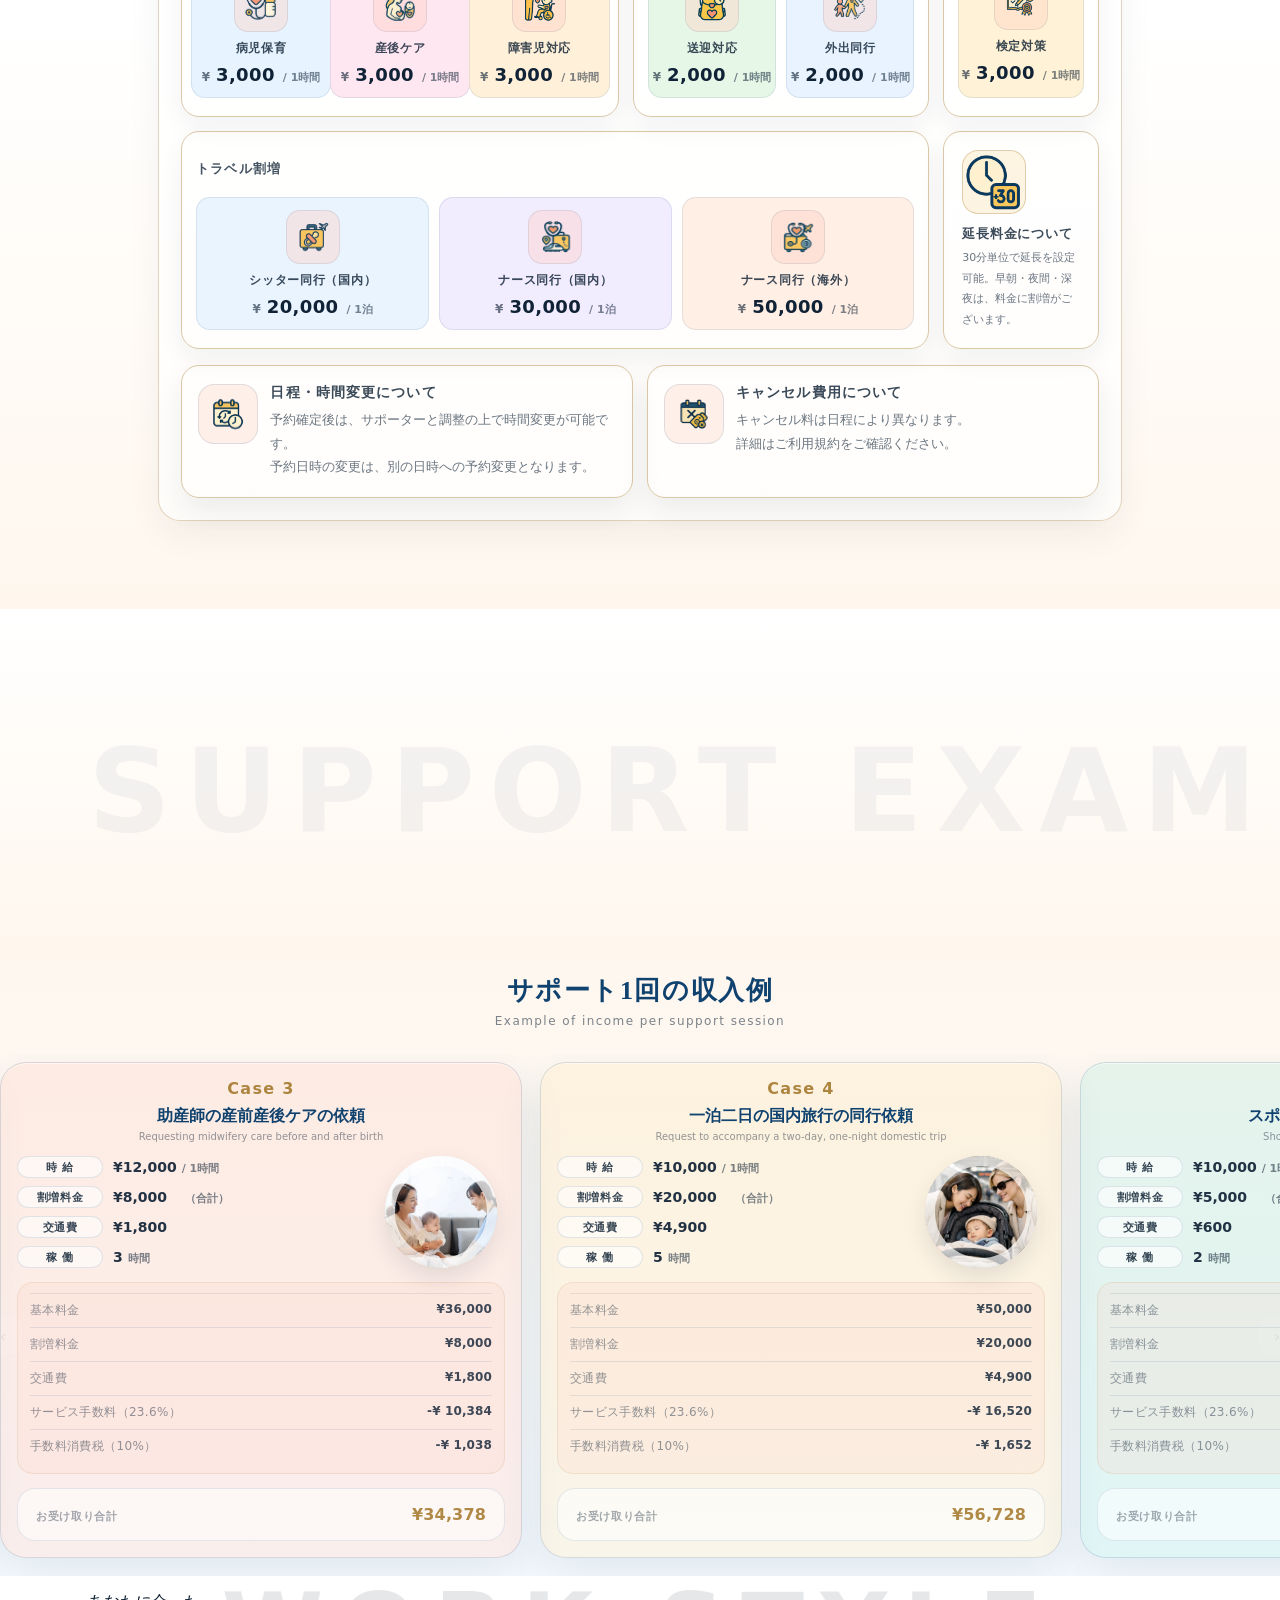
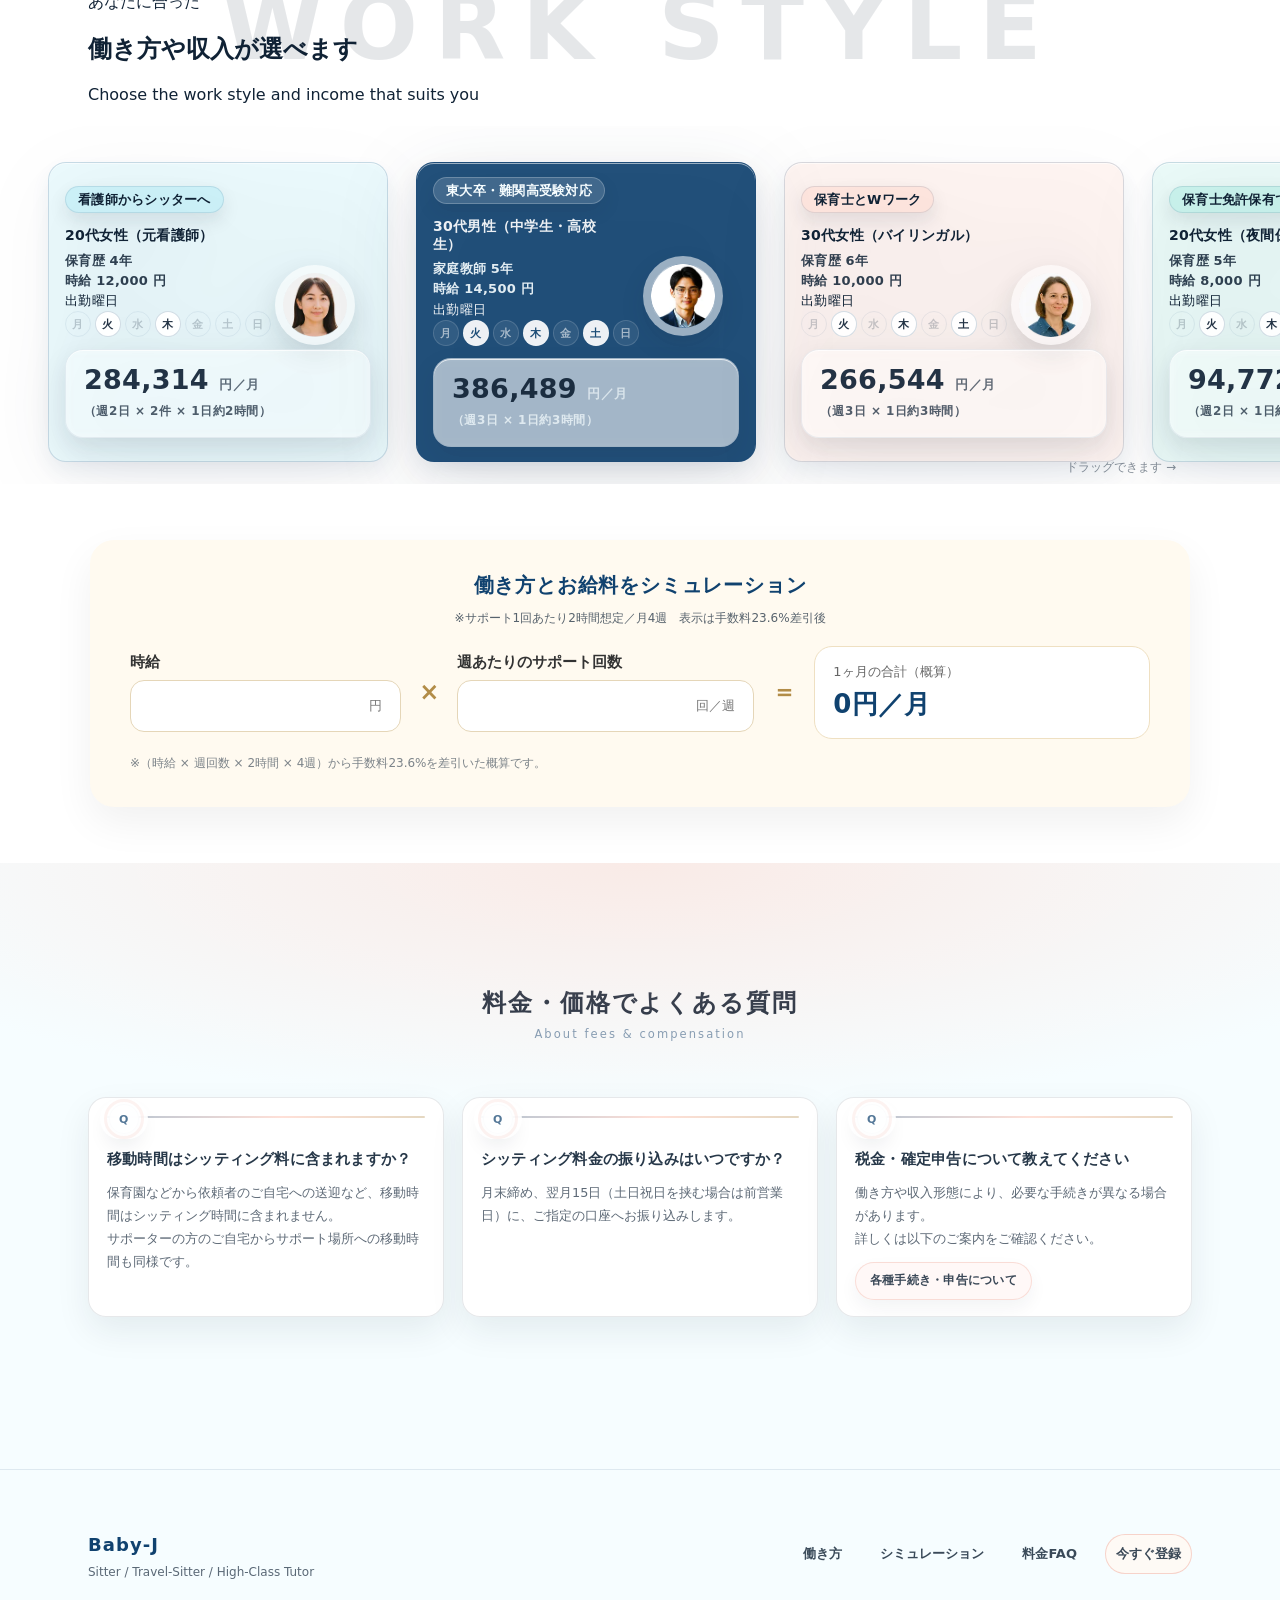
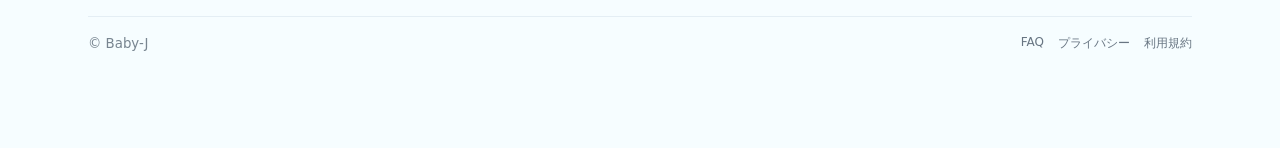
<file: bbj_work_income.html>
<!doctype html>
<html lang="ja">

<head>
  <meta charset="utf-8" />
  <meta name="viewport" content="width=device-width, initial-scale=1" />

  <title>働き方・収入について｜Baby-J</title>
  <meta name="description" content="Baby-Jでの働き方や収入の考え方をご紹介します。報酬の目安、よくある質問、各種手続き・申告についてのご案内を掲載しています。" />

  <!-- shared css (header / drawer / lang etc.) -->
  <link rel="stylesheet" href="./bbj_header.css?v=999">
  <link rel="stylesheet" href="./bbj-base.css?v=999">
  <link rel="stylesheet" href="./bbj-common.css?v=1000">

  <!-- page-only css -->
  <link rel="stylesheet" href="./bbj_work_income.css?v=1001">
</head>

<body data-header-silk="always" class="page-work-income">
  <div class="page">

    <!-- ================= HEADER（shared） ================= -->
    <header class="site-header">
      <div class="site-header__bar">
        <div class="site-header__bar-inner container">

          <button class="hamburger sp-only" type="button" aria-label="メニューを開く" aria-controls="drawer"
            aria-expanded="false" data-drawer-open>
            <span></span><span></span><span></span>
          </button>

          <!-- ロゴ：TOPへ -->
          <a class="site-header__logo" href="index.html">
            <img src="bbj-images/bbj_rog01.webp" alt="Baby-J" />
          </a>

          <nav class="header-nav pc-only" aria-label="ヘッダーナビ">
            <ul class="nav-list">
              <!-- CTAは本サイトへ -->
              <li><a class="nav-link nav-cta" href="#">今すぐ登録</a></li>
              <li><a class="nav-link" href="./bbj-lp.html#faq">FAQ</a></li>
              <li><a class="nav-link" href="#">お問い合わせ</a></li>

              <!-- Translate（shared仕様） -->
              <li class="lang">
                <button class="nav-link nav-translate" type="button" data-lang-toggle aria-expanded="false"
                  aria-controls="lang-panel">
                  翻訳
                </button>
                <div class="lang__panel" data-lang-panel role="menu" aria-label="翻訳メニュー" hidden>
                  <button type="button" data-lang="en">English</button>
                  <button type="button" data-lang="zh-CN">中文（简体）</button>
                  <button type="button" data-lang="ko">한국어</button>
                </div>
              </li>
            </ul>
          </nav>

          <div class="sp-only"></div>
        </div>
      </div>
    </header>

    <div class="header-spacer" aria-hidden="true"></div>
    <main>
      <!-- ================= Drawer (SP) ================= -->
      <div id="drawer" class="drawer" aria-hidden="true">
        <div class="drawer__panel" role="dialog" aria-modal="true" aria-label="メニュー">
          <div class="drawer__head">
            <div class="drawer__title">Menu</div>
            <button class="drawer__close" type="button" aria-label="閉じる" data-drawer-close>×</button>
          </div>

          <div class="drawer__section">
            <div class="drawer__label">HEADER</div>
            <ul class="drawer__list">
              <li><a class="drawer__item drawer__item--cta" href="#">今すぐ登録</a></li>
              <li><a class="drawer__item" href="./bbj-lp.html#faq">FAQ</a></li>
              <li><a class="drawer__item" href="#">お問い合わせ</a></li>
            </ul>

            <div class="drawer__langs" aria-label="翻訳">
              <button class="drawer__langbtn" type="button" data-lang="en">EN</button>
              <button class="drawer__langbtn" type="button" data-lang="zh-CN">中文</button>
              <button class="drawer__langbtn" type="button" data-lang="ko">한국</button>
            </div>
          </div>
        </div>
      </div>

      <!-- ===== page head (DESIGN-2 aligned) ===== -->
      <section class="hero hero--style-income" aria-label="働き方・収入ページの見出し">
        <div class="container">

          <p class="hero__eyebrow">Baby-Jの</p>

          <div class="hero__title-wrap">
            <h1 class="hero__title">働き方や収入</h1>
            <span class="hero__script" aria-hidden="true">Style and Income</span>
          </div>

          <p class="hero__subtitle">Work Styles &amp; Payment System</p>

          <p class="hero__lead">
            週1からマイペースで働きたい方も、フルタイムで欲しい収入を目指したい方も。<br class="sp-br">
            サポート料金の目安は、自由に平均10,000円からご自身で設定可能です。
          </p>

        </div>
      </section>

      <section class="income-formula" aria-label="サポーターの収入">
        <div class="container">
          <header class="income-formula__head">
            <h2 class="income-formula__title">サポーターの収入</h2>
            <p class="income-formula__sub">Supporter income</p>
            <p class="income-formula__note">※条件により追加料金が発生します</p>
          </header>

          <div class="income-formula__panel">
            <div class="income-formula__grid">
              <!-- LEFT -->
              <div class="income-left">
                <span class="income-pill income-pill--dark">基本料金</span>

                <div class="income-left__row">
                  <div class="income-left__label">時給</div>
                  <div class="income-left__price">
                    <span class="income-left__price-num">5,000</span><span class="income-left__price-unit">円〜</span>
                  </div>
                </div>

                <div class="income-left__underline" aria-hidden="true"></div>

                <div class="income-left__note">時給はご自身で自由に設定いただけます</div>
              </div>

              <!-- OP + -->
              <div class="income-op" aria-hidden="true">＋</div>

              <!-- CENTER -->
              <div class="income-center">
                <div class="income-dotted">
                  <div class="income-dotted__title">割増料金</div>
                  <div class="income-dotted__desc">時間増加費、2人目料金など</div>
                </div>
                <div class="income-dotted">
                  <div class="income-dotted__title">往復交通費</div>
                  <div class="income-dotted__desc">保護者負担</div>
                </div>
              </div>

              <!-- OP - -->
              <div class="income-op" aria-hidden="true">−</div>

              <!-- RIGHT -->
              <div class="income-right">
                <span class="income-pill income-pill--gold">サービス手数料</span>

                <div class="income-right__text">
                  「基本料金＋割増料金」の<br>
                  <span class="income-right__rate">
                    <span class="income-right__rate-num fee-rate">23.6</span>
                    <span class="income-right__rate-unit">%</span>
                  </span>
                  <span class="income-right__tax">(別税)</span>
                </div>

                <div class="income-right__note">
                  手数料は最小限、<br>収入はきちんと確保
                </div>
              </div>
            </div>

            <p class="income-formula__fineprint">
              ※初めてのご依頼いただいた保護者さまとの初回面談（1時間）も1時間分のシッティング料、交通費をお受け取りいただけます。
            </p>
          </div>
        </div>
      </section>

      <section class="opt-fees" id="fees">
        <div class="opt-fees__panel">

          <header class="opt-fees__head">
            <h2 class="opt-fees__title">
              延長料金・割増し料金
              <span class="opt-fees__title-en">Extension fees and surcharges</span>
            </h2>
            <!--<p class="opt-fees__tax">※税別</p>-->
          </header>

          <!-- =========================
         共通オプション（上段）
    ========================== -->
          <section class="opt-group">
            <div class="opt-group__head">
              <h3 class="opt-group__title">共通オプション<span class="opt-group__sub">（税別）</span></h3>
              <p class="opt-group__en">Common options (excluding tax)</p>
            </div>

            <div class="opt-grid opt-grid--top">
              <!-- 時間帯オプション（3枚をプレート化） -->
              <article class="opt-plate opt-plate--time">
                <h4 class="opt-plate__title">時間帯オプション</h4>
                <div class="opt-plate__grid">

                  <div class="opt-card opt-card--mini is-early">
                    <div class="opt-card__icon">
                      <img src="bbj-images/asa_masi01.svg" alt="早朝割増">
                    </div>
                    <p class="opt-card__label">早朝割増</p>
                    <p class="opt-card__meta">6:00–8:00</p>
                    <p class="opt-card__price"><span class="opt-card__price-main">25%</span><span
                        class="opt-card__price-sub">割増</span></p>
                  </div>

                  <div class="opt-card opt-card--mini is-night">
                    <div class="opt-card__icon">
                      <img src="bbj-images/yoru_masi01.svg" alt="夜間割増">
                    </div>
                    <p class="opt-card__label">夜間割増</p>
                    <p class="opt-card__meta">18:00–22:00</p>
                    <p class="opt-card__price"><span class="opt-card__price-main">25%</span><span
                        class="opt-card__price-sub">割増</span></p>
                  </div>

                  <div class="opt-card opt-card--mini is-mid">
                    <div class="opt-card__icon">
                      <img src="bbj-images/sinya_masi01.svg" alt="深夜割増">
                    </div>
                    <p class="opt-card__label">深夜割増</p>
                    <p class="opt-card__meta">22:00–6:00</p>
                    <p class="opt-card__price"><span class="opt-card__price-main">50%</span><span
                        class="opt-card__price-sub">割増</span></p>
                  </div>

                </div>
              </article>

              <!-- 事前面談オプション（2枚プレート） -->
              <article class="opt-plate">
                <h4 class="opt-plate__title">事前面談オプション</h4>
                <div class="opt-plate__grid opt-plate__grid--two">

                  <div class="opt-card is-meet">
                    <div class="opt-card__icon">
                      <img src="bbj-images/aimen01.svg" alt="対面面談">
                    </div>
                    <p class="opt-card__label">対面面談</p>
                    <p class="opt-card__price">
                      <span class="opt-card__yen">¥</span>
                      <span class="opt-card__price-main">5,000</span>
                      <span class="opt-card__price-sub">/ 1時間</span>
                    </p>
                  </div>

                  <div class="opt-card is-online">
                    <div class="opt-card__icon">
                      <img src="bbj-images/onmen01.svg" alt="オンライン面談">
                    </div>
                    <p class="opt-card__label">オンライン面談</p>
                    <p class="opt-card__price">
                      <span class="opt-card__price-main">無料</span>
                    </p>
                  </div>

                </div>
              </article>

              <!-- 人数追加（単体カード） -->
              <article class="opt-tile">
                <h4 class="opt-tile__title">人数追加</h4>

                <div class="opt-card opt-card--solo is-people">
                  <div class="opt-card__icon">
                    <img src="bbj-images/kazu_plus01.svg" alt="2人以上">
                  </div>
                  <p class="opt-card__label">2人以上</p>
                  <p class="opt-card__meta">1人あたり</p>
                  <p class="opt-card__price">
                    <span class="opt-card__yen">¥</span>
                    <span class="opt-card__price-main">5,000</span>
                    <span class="opt-card__price-sub">/ 1時間</span>
                  </p>
                </div>
              </article>
            </div>
          </section>

          <!-- =========================
         その他オプション（下段）
    ========================== -->
          <section class="opt-group">
            <div class="opt-group__head">
              <h3 class="opt-group__title">その他オプション<span class="opt-group__sub">（税別）</span></h3>
              <p class="opt-group__en">Other options (excluding tax)</p>
            </div>

            <div class="opt-grid opt-grid--bottom">
              <!-- シッティング割増 -->
              <article class="opt-plate opt-plate--sit">
                <h4 class="opt-plate__title">シッティング割増</h4>
                <div class="opt-plate__grid opt-plate__grid--three">

                  <div class="opt-card is-sick">
                    <div class="opt-card__icon">
                      <img src="bbj-images/byouji01.svg" alt="病児保育">
                    </div>
                    <p class="opt-card__label">病児保育</p>
                    <p class="opt-card__price"><span class="opt-card__yen">¥</span><span
                        class="opt-card__price-main">3,000</span><span class="opt-card__price-sub">/ 1時間</span></p>
                  </div>

                  <div class="opt-card is-post">
                    <div class="opt-card__icon">
                      <img src="bbj-images/sango01.svg" alt="産後ケア">
                    </div>
                    <p class="opt-card__label">産後ケア</p>
                    <p class="opt-card__price"><span class="opt-card__yen">¥</span><span
                        class="opt-card__price-main">3,000</span><span class="opt-card__price-sub">/ 1時間</span></p>
                  </div>

                  <div class="opt-card is-dis">
                    <div class="opt-card__icon">
                      <img src="bbj-images/syougai01.svg" alt="障害児対応">
                    </div>
                    <p class="opt-card__label">障害児対応</p>
                    <p class="opt-card__price"><span class="opt-card__yen">¥</span><span
                        class="opt-card__price-main">3,000</span><span class="opt-card__price-sub">/ 1時間</span></p>
                  </div>

                </div>
              </article>

              <!-- 送迎・外出割増 -->
              <article class="opt-plate opt-plate--move">
                <h4 class="opt-plate__title">送迎・外出割増</h4>
                <div class="opt-plate__grid opt-plate__grid--two">

                  <div class="opt-card is-pick">
                    <div class="opt-card__icon">
                      <img src="bbj-images/soge01.svg" alt="送迎対応">
                    </div>
                    <p class="opt-card__label">送迎対応</p>
                    <p class="opt-card__price"><span class="opt-card__yen">¥</span><span
                        class="opt-card__price-main">2,000</span><span class="opt-card__price-sub">/ 1時間</span></p>
                  </div>

                  <div class="opt-card is-out">
                    <div class="opt-card__icon">
                      <img src="bbj-images/go_out01.svg" alt="外出同行">
                    </div>
                    <p class="opt-card__label">外出同行</p>
                    <p class="opt-card__price"><span class="opt-card__yen">¥</span><span
                        class="opt-card__price-main">2,000</span><span class="opt-card__price-sub">/ 1時間</span></p>
                  </div>

                </div>
              </article>

              <!-- 家庭教師 -->
              <article class="opt-tile opt-tile--tutor">
                <h4 class="opt-tile__title">家庭教師</h4>

                <div class="opt-card opt-card--solo is-tutor">
                  <div class="opt-card__icon">
                    <img src="bbj-images/kentei01.svg" alt="検定対策">
                  </div>
                  <p class="opt-card__label">検定対策</p>
                  <p class="opt-card__price"><span class="opt-card__yen">¥</span><span
                      class="opt-card__price-main">3,000</span><span class="opt-card__price-sub">/ 1時間</span></p>
                </div>
              </article>

              <!-- トラベル割増 -->
              <article class="opt-plate opt-plate--travel">
                <h4 class="opt-plate__title">トラベル割増</h4>
                <div class="opt-plate__grid opt-plate__grid--three">

                  <div class="opt-card is-tr1">
                    <div class="opt-card__icon">
                      <img src="bbj-images/tra_nanny01.svg" alt="シッター同行（国内）">
                    </div>
                    <p class="opt-card__label">シッター同行（国内）</p>
                    <p class="opt-card__price"><span class="opt-card__yen">¥</span><span
                        class="opt-card__price-main">20,000</span><span class="opt-card__price-sub">/ 1泊</span></p>
                  </div>

                  <div class="opt-card is-tr2">
                    <div class="opt-card__icon">
                      <img src="bbj-images/tora_nurse01.svg" alt="ナース同行（国内）">
                    </div>
                    <p class="opt-card__label">ナース同行（国内）</p>
                    <p class="opt-card__price"><span class="opt-card__yen">¥</span><span
                        class="opt-card__price-main">30,000</span><span class="opt-card__price-sub">/ 1泊</span></p>
                  </div>

                  <div class="opt-card is-tr3">
                    <div class="opt-card__icon">
                      <img src="bbj-images/tora_nurse02.svg" alt="ナース同行（海外）">
                    </div>
                    <p class="opt-card__label">ナース同行（海外）</p>
                    <p class="opt-card__price"><span class="opt-card__yen">¥</span><span
                        class="opt-card__price-main">50,000</span><span class="opt-card__price-sub">/ 1泊</span></p>
                  </div>

                </div>
              </article>

              <!-- 右の注意カード（大きく静かに） -->
              <article class="opt-note">
                <div class="opt-note__icon">
                  <img src="bbj-images/entyo01.svg" alt="延長料金">
                </div>
                <div class="opt-note__body">
                  <h4 class="opt-note__title">延長料金について</h4>
                  <p class="opt-note__text">
                    30分単位で延長を設定可能。早朝・夜間・深夜は、料金に割増がございます。
                  </p>
                </div>
              </article>
            </div>

            <!-- 下の注意枠（2つ） -->
            <div class="opt-footnotes">
              <article class="opt-footnote">
                <div class="opt-footnote__icon">
                  <img src="bbj-images/time_chan01.svg" alt="日程・時間変更">
                </div>
                <div class="opt-footnote__body">
                  <h4 class="opt-footnote__title">日程・時間変更について</h4>
                  <p class="opt-footnote__text">
                    予約確定後は、サポーターと調整の上で時間変更が可能です。<br>
                    予約日時の変更は、別の日時への予約変更となります。
                  </p>
                </div>
              </article>

              <article class="opt-footnote">
                <div class="opt-footnote__icon">
                  <img src="bbj-images/yame01.svg" alt="キャンセル費用">
                </div>
                <div class="opt-footnote__body">
                  <h4 class="opt-footnote__title">キャンセル費用について</h4>
                  <p class="opt-footnote__text">
                    キャンセル料は日程により異なります。<br>
                    詳細はご利用規約をご確認ください。
                  </p>
                </div>
              </article>
            </div>

          </section>

        </div>
      </section>

      <!-- ===== サポート1回の収入例 ===== -->
      <section class="income-examples" id="income-examples">
        <div class="income-examples__inner container">

          <p class="income-examples__script" aria-hidden="true">SUPPORT EXAMPLE</p>

          <header class="income-examples__head">
            <h2 class="income-examples__title">サポート1回の収入例</h2>
            <p class="income-examples__sub">Example of income per support session</p>
          </header>

          <div class="income-examples__rail">
            <div class="income-examples__viewport js-income-rail" tabindex="0">

              <!-- ===== Case 1 ===== -->
              <article class="income-card js-income-card" data-case="1">
                <div class="income-card__frame">
                  <div class="income-card__case">Case 1</div>

                  <h3 class="income-card__title js-title"></h3>
                  <p class="income-card__sub js-sub"></p>

                  <div class="income-card__top">
                    <dl class="income-tags">
                      <div class="income-tags__row">
                        <dt class="income-tags__badge">時 給</dt>
                        <dd class="income-tags__val"><span class="js-hourly"></span> <span class="income-tags__unit">/
                            1時間</span></dd>
                      </div>

                      <div class="income-tags__row">
                        <dt class="income-tags__badge">割増料金</dt>
                        <dd class="income-tags__val">
                          <span class="js-addons"></span>
                          <span class="income-tags__icons js-addon-icons" aria-hidden="true"></span>
                          <span class="income-tags__unit">（合計）</span>
                        </dd>
                      </div>

                      <div class="income-tags__row">
                        <dt class="income-tags__badge">交通費</dt>
                        <dd class="income-tags__val"><span class="js-traffic"></span></dd>
                      </div>

                      <div class="income-tags__row">
                        <dt class="income-tags__badge">稼 働</dt>
                        <dd class="income-tags__val"><span class="js-hours"></span> <span
                            class="income-tags__unit">時間</span></dd>
                      </div>
                    </dl>

                    <div class="income-card__photo" aria-hidden="true"></div>
                  </div>

                  <div class="income-breakdown" aria-label="内訳（タップで全体表示）">
                    <div class="income-breakdown__row">
                      <div class="income-breakdown__label">基本料金</div>
                      <div class="income-breakdown__value"><span class="js-base"></span></div>
                    </div>
                    <div class="income-breakdown__row">
                      <div class="income-breakdown__label">割増料金</div>
                      <div class="income-breakdown__value"><span class="js-addon-total"></span></div>
                    </div>
                    <div class="income-breakdown__row">
                      <div class="income-breakdown__label">交通費</div>
                      <div class="income-breakdown__value"><span class="js-traffic2"></span></div>
                    </div>
                    <div class="income-breakdown__row">
                      <div class="income-breakdown__label">サービス手数料（23.6%）</div>
                      <div class="income-breakdown__value">-¥ <span class="js-fee"></span></div>
                    </div>
                    <div class="income-breakdown__row">
                      <div class="income-breakdown__label">手数料消費税（10%）</div>
                      <div class="income-breakdown__value">-¥ <span class="js-fee-tax"></span></div>
                    </div>

                  </div>
                  <div class="income-breakdown__total income-card__total">
                    <div class="income-breakdown__label">お受け取り合計</div>
                    <div class="income-breakdown__value"><span class="js-net"></span></div>
                  </div>
                </div>
              </article>

              <!-- ===== Case 2 ===== -->
              <article class="income-card js-income-card" data-case="2">
                <div class="income-card__frame">
                  <div class="income-card__case">Case 2</div>

                  <h3 class="income-card__title js-title"></h3>
                  <p class="income-card__sub js-sub"></p>

                  <div class="income-card__top">
                    <dl class="income-tags">
                      <div class="income-tags__row">
                        <dt class="income-tags__badge">時 給</dt>
                        <dd class="income-tags__val"><span class="js-hourly"></span> <span class="income-tags__unit">/
                            1時間</span></dd>
                      </div>

                      <div class="income-tags__row">
                        <dt class="income-tags__badge">割増料金</dt>
                        <dd class="income-tags__val">
                          <span class="js-addons"></span>
                          <span class="income-tags__icons js-addon-icons" aria-hidden="true"></span>
                          <span class="income-tags__unit">（合計）</span>
                        </dd>
                      </div>

                      <div class="income-tags__row">
                        <dt class="income-tags__badge">交通費</dt>
                        <dd class="income-tags__val"><span class="js-traffic"></span></dd>
                      </div>

                      <div class="income-tags__row">
                        <dt class="income-tags__badge">稼 働</dt>
                        <dd class="income-tags__val"><span class="js-hours"></span> <span
                            class="income-tags__unit">時間</span></dd>
                      </div>
                    </dl>

                    <div class="income-card__photo" aria-hidden="true"></div>
                  </div>

                  <div class="income-breakdown" aria-label="内訳（タップで全体表示）">
                    <div class="income-breakdown__row">
                      <div class="income-breakdown__label">基本料金</div>
                      <div class="income-breakdown__value"><span class="js-base"></span></div>
                    </div>
                    <div class="income-breakdown__row">
                      <div class="income-breakdown__label">割増料金</div>
                      <div class="income-breakdown__value"><span class="js-addon-total"></span></div>
                    </div>
                    <div class="income-breakdown__row">
                      <div class="income-breakdown__label">交通費</div>
                      <div class="income-breakdown__value"><span class="js-traffic2"></span></div>
                    </div>
                    <div class="income-breakdown__row">
                      <div class="income-breakdown__label">サービス手数料（23.6%）</div>
                      <div class="income-breakdown__value">-¥ <span class="js-fee"></span></div>
                    </div>
                    <div class="income-breakdown__row">
                      <div class="income-breakdown__label">手数料消費税（10%）</div>
                      <div class="income-breakdown__value">-¥ <span class="js-fee-tax"></span></div>
                    </div>

                  </div>
                  <div class="income-breakdown__total income-card__total">
                    <div class="income-breakdown__label">お受け取り合計</div>
                    <div class="income-breakdown__value"><span class="js-net"></span></div>
                  </div>
                </div>
              </article>


              <!-- Case 3 -->
              <article class="income-card js-income-card" data-case="3">
                <div class="income-card__frame">
                  <div class="income-card__case">Case 3</div>

                  <h3 class="income-card__title js-title"></h3>
                  <p class="income-card__sub js-sub"></p>

                  <div class="income-card__top">
                    <dl class="income-tags">
                      <div class="income-tags__row">
                        <dt class="income-tags__badge">時 給</dt>
                        <dd class="income-tags__val"><span class="js-hourly"></span> <span class="income-tags__unit">/
                            1時間</span></dd>
                      </div>

                      <div class="income-tags__row">
                        <dt class="income-tags__badge">割増料金</dt>
                        <dd class="income-tags__val">
                          <span class="js-addons"></span>
                          <span class="income-tags__icons js-addon-icons" aria-hidden="true"></span>
                          <span class="income-tags__unit">（合計）</span>
                        </dd>
                      </div>

                      <div class="income-tags__row">
                        <dt class="income-tags__badge">交通費</dt>
                        <dd class="income-tags__val"><span class="js-traffic"></span></dd>
                      </div>

                      <div class="income-tags__row">
                        <dt class="income-tags__badge">稼 働</dt>
                        <dd class="income-tags__val"><span class="js-hours"></span> <span
                            class="income-tags__unit">時間</span></dd>
                      </div>
                    </dl>

                    <div class="income-card__photo" aria-hidden="true"></div>
                  </div>

                  <div class="income-breakdown" aria-label="内訳（タップで全体表示）">
                    <div class="income-breakdown__row">
                      <div class="income-breakdown__label">基本料金</div>
                      <div class="income-breakdown__value"><span class="js-base"></span></div>
                    </div>
                    <div class="income-breakdown__row">
                      <div class="income-breakdown__label">割増料金</div>
                      <div class="income-breakdown__value"><span class="js-addon-total"></span></div>
                    </div>
                    <div class="income-breakdown__row">
                      <div class="income-breakdown__label">交通費</div>
                      <div class="income-breakdown__value"><span class="js-traffic2"></span></div>
                    </div>
                    <div class="income-breakdown__row">
                      <div class="income-breakdown__label">サービス手数料（23.6%）</div>
                      <div class="income-breakdown__value">-¥ <span class="js-fee"></span></div>
                    </div>
                    <div class="income-breakdown__row">
                      <div class="income-breakdown__label">手数料消費税（10%）</div>
                      <div class="income-breakdown__value">-¥ <span class="js-fee-tax"></span></div>
                    </div>

                  </div>
                  <div class="income-breakdown__total income-card__total">
                    <div class="income-breakdown__label">お受け取り合計</div>
                    <div class="income-breakdown__value"><span class="js-net"></span></div>
                  </div>
                </div>
              </article>

              <!-- Case 4 -->
              <article class="income-card js-income-card" data-case="4">
                <div class="income-card__frame">
                  <div class="income-card__case">Case 4</div>

                  <h3 class="income-card__title js-title"></h3>
                  <p class="income-card__sub js-sub"></p>

                  <div class="income-card__top">
                    <dl class="income-tags">
                      <div class="income-tags__row">
                        <dt class="income-tags__badge">時 給</dt>
                        <dd class="income-tags__val"><span class="js-hourly"></span> <span class="income-tags__unit">/
                            1時間</span></dd>
                      </div>

                      <div class="income-tags__row">
                        <dt class="income-tags__badge">割増料金</dt>
                        <dd class="income-tags__val">
                          <span class="js-addons"></span>
                          <span class="income-tags__icons js-addon-icons" aria-hidden="true"></span>
                          <span class="income-tags__unit">（合計）</span>
                        </dd>
                      </div>

                      <div class="income-tags__row">
                        <dt class="income-tags__badge">交通費</dt>
                        <dd class="income-tags__val"><span class="js-traffic"></span></dd>
                      </div>

                      <div class="income-tags__row">
                        <dt class="income-tags__badge">稼 働</dt>
                        <dd class="income-tags__val"><span class="js-hours"></span> <span
                            class="income-tags__unit">時間</span></dd>
                      </div>
                    </dl>

                    <div class="income-card__photo" aria-hidden="true"></div>
                  </div>

                  <div class="income-breakdown" aria-label="内訳（タップで全体表示）">
                    <div class="income-breakdown__row">
                      <div class="income-breakdown__label">基本料金</div>
                      <div class="income-breakdown__value"><span class="js-base"></span></div>
                    </div>
                    <div class="income-breakdown__row">
                      <div class="income-breakdown__label">割増料金</div>
                      <div class="income-breakdown__value"><span class="js-addon-total"></span></div>
                    </div>
                    <div class="income-breakdown__row">
                      <div class="income-breakdown__label">交通費</div>
                      <div class="income-breakdown__value"><span class="js-traffic2"></span></div>
                    </div>
                    <div class="income-breakdown__row">
                      <div class="income-breakdown__label">サービス手数料（23.6%）</div>
                      <div class="income-breakdown__value">-¥ <span class="js-fee"></span></div>
                    </div>
                    <div class="income-breakdown__row">
                      <div class="income-breakdown__label">手数料消費税（10%）</div>
                      <div class="income-breakdown__value">-¥ <span class="js-fee-tax"></span></div>
                    </div>

                  </div>
                  <div class="income-breakdown__total income-card__total">
                    <div class="income-breakdown__label">お受け取り合計</div>
                    <div class="income-breakdown__value"><span class="js-net"></span></div>
                  </div>
                </div>
              </article>

              <!-- Case 5 -->
              <article class="income-card js-income-card" data-case="5">
                <div class="income-card__frame">
                  <div class="income-card__case">Case 5</div>

                  <h3 class="income-card__title js-title"></h3>
                  <p class="income-card__sub js-sub"></p>

                  <div class="income-card__top">
                    <dl class="income-tags">
                      <div class="income-tags__row">
                        <dt class="income-tags__badge">時 給</dt>
                        <dd class="income-tags__val"><span class="js-hourly"></span> <span class="income-tags__unit">/
                            1時間</span></dd>
                      </div>

                      <div class="income-tags__row">
                        <dt class="income-tags__badge">割増料金</dt>
                        <dd class="income-tags__val">
                          <span class="js-addons"></span>
                          <span class="income-tags__icons js-addon-icons" aria-hidden="true"></span>
                          <span class="income-tags__unit">（合計）</span>
                        </dd>
                      </div>

                      <div class="income-tags__row">
                        <dt class="income-tags__badge">交通費</dt>
                        <dd class="income-tags__val"><span class="js-traffic"></span></dd>
                      </div>

                      <div class="income-tags__row">
                        <dt class="income-tags__badge">稼 働</dt>
                        <dd class="income-tags__val"><span class="js-hours"></span> <span
                            class="income-tags__unit">時間</span></dd>
                      </div>
                    </dl>

                    <div class="income-card__photo" aria-hidden="true"></div>
                  </div>

                  <div class="income-breakdown" aria-label="内訳（タップで全体表示）">
                    <div class="income-breakdown__row">
                      <div class="income-breakdown__label">基本料金</div>
                      <div class="income-breakdown__value"><span class="js-base"></span></div>
                    </div>
                    <div class="income-breakdown__row">
                      <div class="income-breakdown__label">割増料金</div>
                      <div class="income-breakdown__value"><span class="js-addon-total"></span></div>
                    </div>
                    <div class="income-breakdown__row">
                      <div class="income-breakdown__label">交通費</div>
                      <div class="income-breakdown__value"><span class="js-traffic2"></span></div>
                    </div>
                    <div class="income-breakdown__row">
                      <div class="income-breakdown__label">サービス手数料（23.6%）</div>
                      <div class="income-breakdown__value">-¥ <span class="js-fee"></span></div>
                    </div>
                    <div class="income-breakdown__row">
                      <div class="income-breakdown__label">手数料消費税（10%）</div>
                      <div class="income-breakdown__value">-¥ <span class="js-fee-tax"></span></div>
                    </div>

                  </div>
                  <div class="income-breakdown__total income-card__total">
                    <div class="income-breakdown__label">お受け取り合計</div>
                    <div class="income-breakdown__value"><span class="js-net"></span></div>
                  </div>
                </div>
              </article>

            </div>

            <!-- ✅ ここ：viewportの外、railの中にボタン -->
            <button class="income-examples__nav income-examples__nav--prev js-income-prev" type="button"
              aria-label="前へ">‹</button>
            <button class="income-examples__nav income-examples__nav--next js-income-next" type="button"
              aria-label="次へ">›</button>

          </div>
        </div>
      </section>

      <!-- =========================
     WORK STYLE (AUTO by DATA)
========================= -->
      <section id="workstyle" class="workstyle">
        <div class="workstyle__inner container">

          <header class="workstyle-head">
            <div class="workstyle-head__bg js-ws-bg" aria-hidden="true">Work Style</div>
            <p class="workstyle-head__kicker js-ws-kicker">あなたに合った</p>
            <h2 class="workstyle-head__title js-ws-title">働き方や収入が選べます</h2>
            <p class="workstyle-head__sub js-ws-sub">Choose the work style and income that suits you</p>
          </header>

          <!-- cards -->
          <!-- cards -->
          <div class="workstyle-cards">

            <!-- rail (PC) -->
            <div class="workstyle-cards__rail-wrap">
              <button class="workstyle-cards__nav workstyle-cards__nav--prev js-ws-prev" type="button"
                aria-label="前へ">‹</button>

              <div class="workstyle-cards__rail">
                <div class="workstyle-cards__grid js-ws-cards" aria-label="Work style cards">
                  <!-- JS render -->
                </div>
              </div>

              <button class="workstyle-cards__nav workstyle-cards__nav--next js-ws-next" type="button"
                aria-label="次へ">›</button>
            </div>

            <!-- mini rail (SP) -->
            <div class="workstyle-mini js-ws-mini" aria-label="Work style mini cards">
              <!-- JS render -->
            </div>

          </div>
          <!-- simulator -->
          <section class="sim-box" id="workstyle-sim">
            <h3 class="sim-box__title">働き方とお給料をシミュレーション</h3>
            <p class="sim-box__note">※サポート1回あたり2時間想定／月4週　表示は手数料23.6%差引後</p>

            <div class="sim-eq">
              <div class="sim-eq__cell">
                <div class="sim-eq__label">時給</div>
                <div class="sim-eq__field">
                  <input class="sim-eq__input js-ws-hourly" type="number" inputmode="numeric" data-sim-hourly>
                  <span class="sim-eq__unit">円</span>
                </div>
              </div>

              <div class="sim-eq__op">×</div>

              <div class="sim-eq__cell">
                <div class="sim-eq__label">週あたりのサポート回数</div>
                <div class="sim-eq__field">
                  <input class="sim-eq__input js-ws-week" type="number" inputmode="numeric" data-sim-weekly>
                  <span class="sim-eq__unit">回／週</span>
                </div>
              </div>

              <div class="sim-eq__op">＝</div>

              <div class="sim-eq__result">
                <div class="sim-eq__result-sub">1ヶ月の合計（概算）</div>
                <div class="sim-eq__result-main">
                  <span class="js-ws-sum" data-sim-monthly>0</span><small>円／月</small>
                </div>
              </div>
            </div>

            <p class="sim-box__foot">※（時給 × 週回数 × 2時間 × 4週）から手数料23.6%を差引いた概算です。</p>

          </section>
        </div><!-- /.workstyle__inner.container -->
      </section><!-- /#workstyle -->

      <!-- ===== FAQ（料金・価格） ===== -->
      <section class="money-faq" id="money-faq" aria-label="料金・価格でよくある質問">
        <header class="money-faq-head">
          <h2 class="money-faq__title">料金・価格でよくある質問</h2>
          <p class="money-faq__sub">About fees & compensation</p>
        </header>

        <div class="container money-faq__inner">
          <div class="money-faq__grid">
            <article class="money-faq-card">
              <div class="money-faq-card__q" aria-hidden="true">Q</div>
              <h3 class="money-faq-card__title">移動時間はシッティング料に含まれますか？</h3>
              <p class="money-faq-card__body">
                保育園などから依頼者のご自宅への送迎など、移動時間はシッティング時間に含まれません。<br>
                サポーターの方のご自宅からサポート場所への移動時間も同様です。
              </p>
            </article>

            <article class="money-faq-card">
              <div class="money-faq-card__q" aria-hidden="true">Q</div>
              <h3 class="money-faq-card__title">シッティング料金の振り込みはいつですか？</h3>
              <p class="money-faq-card__body">
                月末締め、翌月15日（土日祝日を挟む場合は前営業日）に、ご指定の口座へお振り込みします。
              </p>
            </article>

            <article class="money-faq-card">
              <div class="money-faq-card__q" aria-hidden="true">Q</div>
              <h3 class="money-faq-card__title">税金・確定申告について教えてください</h3>
              <p class="money-faq-card__body">
                働き方や収入形態により、必要な手続きが異なる場合があります。<br>
                詳しくは以下のご案内をご確認ください。
              </p>

              <button class="money-faq-card__link" type="button" data-open="tax-modal" aria-haspopup="dialog"
                aria-controls="tax-modal">
                各種手続き・申告について
              </button>
            </article>
          </div>

        </div>
      </section>

    </main>

    <!-- ===== tax modal ===== -->
    <div class="modal" id="tax-modal" role="dialog" aria-modal="true" aria-hidden="true"
      aria-label="自治体への届け出・各種手続き・申告について">
      <div class="modal__backdrop" data-close="tax-modal" aria-hidden="true"></div>

      <div class="modal__panel" role="document" tabindex="-1">
        <button class="modal__close" type="button" data-close="tax-modal" aria-label="閉じる">×</button>

        <header class="modal__head">
          <h2 class="modal__title">自治体への届け出・各種手続き・申告について</h2>
          <p class="modal__lead">
            本内容は、Baby-Jでの活動にあたり一般的に確認が必要となる可能性のある手続きについてのご案内です。<br>
            実際の要否や手続き内容は、活動内容・収入形態・お住まいの地域等により異なる場合があります。
          </p>
        </header>

        <div class="modal__body">
          <!-- （ここはあなたの今のままOK） -->
          <section class="modal__section">
            <h3 class="modal__h">自治体への届け出について</h3>
            <p>活動内容や働き方によっては、お住まいの自治体への届出が必要となる場合があります。</p>
            <ul>
              <li>定期的・継続的に活動される場合</li>
              <li>一定の条件下で継続して報酬を得る場合</li>
              <li>専門資格を活かしたサポートを行う場合</li>
            </ul>
            <p>届出の有無や要件は自治体によって異なります。詳細は各自治体の窓口や公式案内をご確認ください。</p>
          </section>

          <section class="modal__section">
            <h3 class="modal__h">各種手続きについて</h3>
            <p>保育・看護・教育などの分野では、資格や経験に応じて確認や手続きが必要となる場合があります。</p>
            <ul>
              <li>保有資格の有効性や登録状況の確認</li>
              <li>活動内容に応じた条件の確認</li>
              <li>必要に応じた書類提出や手続き</li>
            </ul>
            <p>ご自身の活動内容に応じて、事前に確認を行っていただくことをおすすめします。</p>
          </section>

          <section class="modal__section">
            <h3 class="modal__h">税金・確定申告について</h3>
            <p>報酬を得て活動される場合、所得状況に応じて税務上の申告が必要となることがあります。</p>
            <ul>
              <li>副業として活動される場合</li>
              <li>個人として継続的に報酬を得る場合</li>
              <li>年間の所得が一定額を超える場合</li>
            </ul>
            <p>申告方法や必要書類は、働き方や所得状況によって異なります。詳しくは税務署の案内をご確認いただくか、専門家へご相談ください。</p>
          </section>

          <section class="modal__section">
            <h3 class="modal__h">ご不明な点がある場合</h3>
            <p>
              手続きや申告に関してご不明な点がある場合は、ご自身の状況に合わせて専門家や関係機関へご相談ください。<br>
              また、Baby-Jのご利用や活動に関するご相談は、お気軽にお問い合わせください。
            </p>
          </section>
        </div>
      </div>
    </div>

  </div>

  <footer class="work-footer" id="footer">
    <div class="work-footer__inner container">
      <div class="work-footer__top">
        <div class="work-footer__brand">
          <div class="work-footer__logo">Baby-J</div>
          <p class="work-footer__tag">Sitter / Travel-Sitter / High-Class Tutor</p>
        </div>

        <nav class="work-footer__nav" aria-label="フッターナビ">
          <a href="#workstyle" class="work-footer__link">働き方</a>
          <a href="#workstyle-sim" class="work-footer__link">シミュレーション</a>
          <a href="#money-faq" class="work-footer__link">料金FAQ</a>
          <a href="#start" class="work-footer__link work-footer__link--cta">今すぐ登録</a>
        </nav>
      </div>

      <div class="work-footer__bottom">
        <small class="work-footer__copy">© Baby-J</small>
        <div class="work-footer__mini">
          <a href="#faq" class="work-footer__mini-link">FAQ</a>
          <a href="#privacy" class="work-footer__mini-link">プライバシー</a>
          <a href="#terms" class="work-footer__mini-link">利用規約</a>
        </div>
      </div>
    </div>
  </footer>

  <div class="work-footer__seat">
    <div class="bottom-seat">
      <aside class="work-float-cta floating-cta pc-only js-float-cta js-floating-cta" aria-label="プロ登録CTA">
        <div class="work-float-cta__card">
          <p class="work-float-cta__title">プロ登録して案件を見る</p>
          <p class="work-float-cta__sub">上質なご家庭とのご縁を、丁寧に。</p>

          <a class="work-float-cta__btn" href="#start">今すぐ登録</a>
          <a class="work-float-cta__ghost" href="#money-faq">料金FAQを見る</a>
        </div>
      </aside>

      <button class="back-to-top is-show" type="button" data-to-top aria-label="ページ上部へ戻る" style="--seat-bottom:72px;">
        <svg viewBox="0 0 24 24" width="22" height="22" aria-hidden="true" focusable="false">
          <path d="M12 6l-6 6m6-6l6 6M12 6v12" fill="none" stroke="currentColor" stroke-width="3" stroke-linecap="round"
            stroke-linejoin="round" />
        </svg>
      </button>

      <!-- SP CTAは今まで通りでOK（SPはSP用がある） -->
    </div>
  </div>


  <!-- shared -->
  <script defer src="./bbj_header.js"></script>
  <script defer src="./bbj_components.js"></script>
  <script defer src="./bbj_features.js"></script>

  <!-- data (if needed on this page) -->
  <script defer src="./bbj_lp_data.js"></script>

  <!-- page launcher -->
  <script defer src="./bbj_work_income.js"></script>
  <!-- role gate -->
  <script defer src="./bbj_role_gate.js"></script>
</body>

</html>
</file>
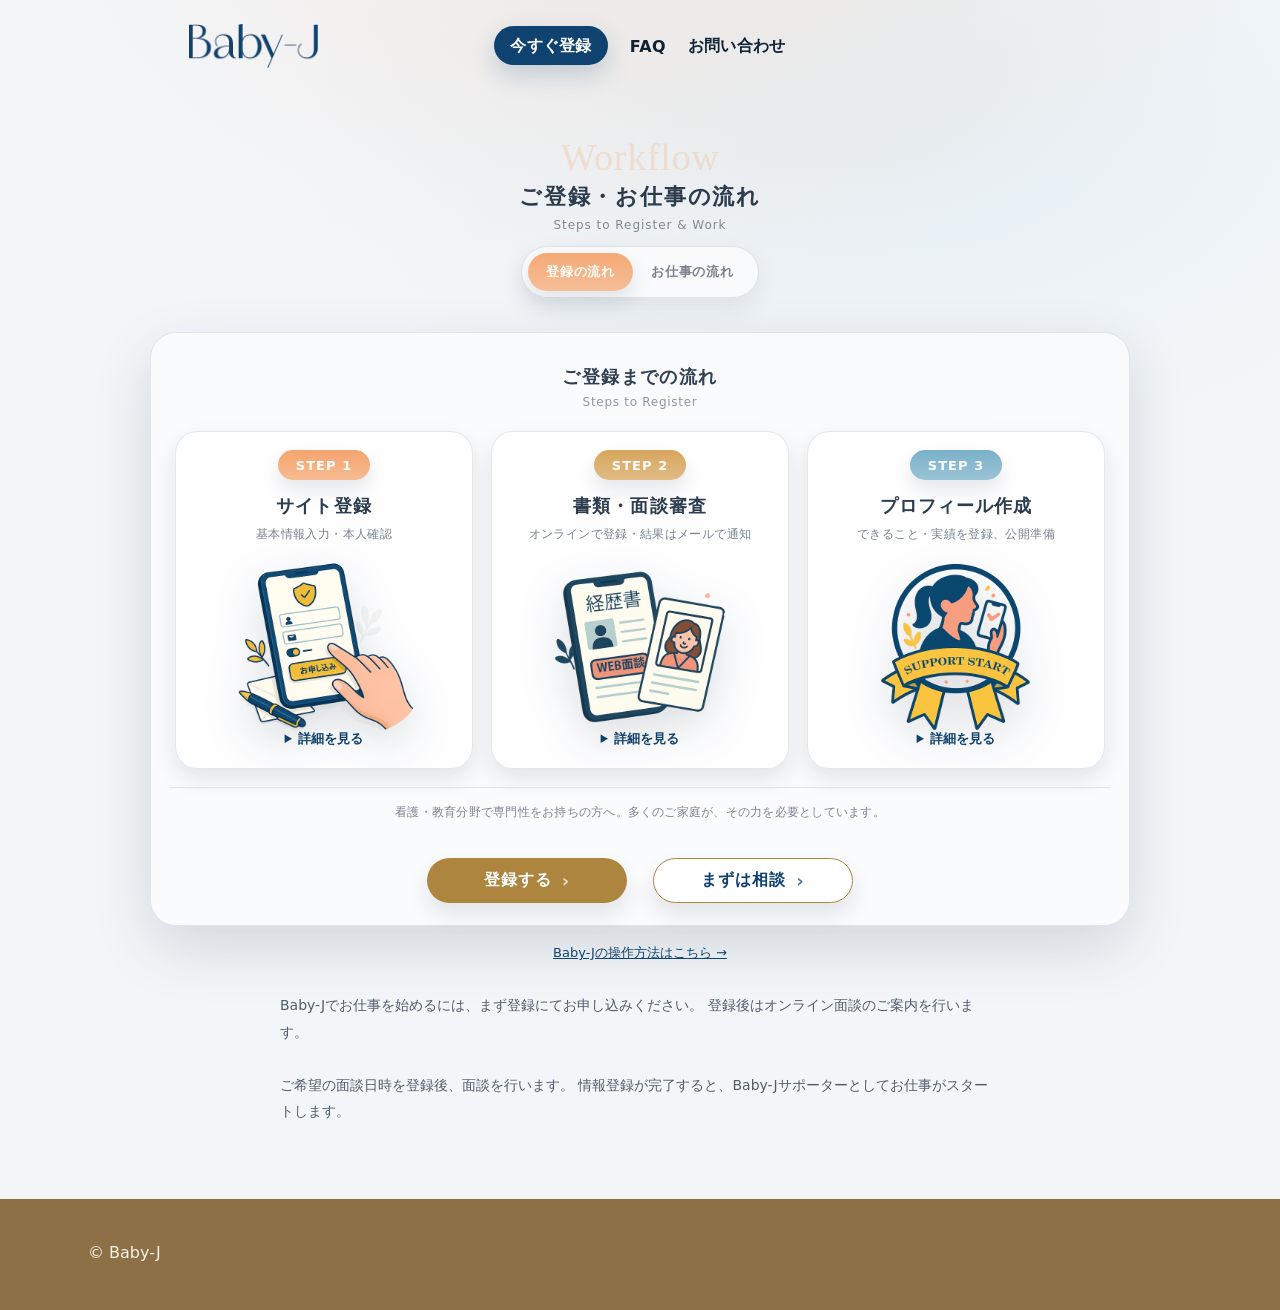
<file: bbj_workflow.html>
<!doctype html>
<html lang="ja">

<head>
  <meta charset="utf-8" />
  <meta name="viewport" content="width=device-width,initial-scale=1,viewport-fit=cover" />
  <title>Baby-J｜ご登録・お仕事の流れ</title>

  <!-- 既存SSOTがある前提：common → page の順で勝たせる -->
  <link rel="stylesheet" href="./bbj_header.css?v=999">
  <link rel="stylesheet" href="./bbj-base.css?v=999">
  <link rel="stylesheet" href="./bbj-common.css?v=1000">
  <link rel="stylesheet" href="./bbj_workflow.css?v=1000">
</head>

<body class="bbj-page bbj-workflow">
  <header class="site-header">
    <div class="site-header__bar">
      <div class="site-header__bar-inner container">

        <button class="hamburger sp-only" type="button" aria-label="メニューを開く" aria-controls="drawer"
          aria-expanded="false" data-drawer-open>
          <span></span><span></span><span></span>
        </button>

        <a class="site-header__logo" href="index.html">
          <img src="bbj-images/bbj_rog01.webp" alt="Baby-J">
        </a>

        <nav class="header-nav pc-only">
          <ul class="nav-list">
            <li><a class="nav-link nav-cta" href="#start">今すぐ登録</a></li>
            <li><a class="nav-link" href="bbj-lp.html#faq">FAQ</a></li>
            <li><a class="nav-link" href="#">お問い合わせ</a></li>
          </ul>
        </nav>

        <div class="sp-only"></div>

      </div>
    </div>
  </header>

  <div class="header-spacer"></div>

  <main class="wf" id="workflow">
    <header class="wf-hero">
      <div class="wf-hero__inner">
        <div class="wf-hero__script" aria-hidden="true">Workflow</div>
        <h1 class="wf-hero__ttl">ご登録・お仕事の流れ</h1>
        <p class="wf-hero__sub">Steps to Register &amp; Work</p>

        <nav class="wf-tabs" aria-label="フロー切り替え">
          <button class="wf-tab is-on" type="button" data-wf-tab="register" aria-controls="wf-register"
            aria-selected="true">
            登録の流れ
          </button>
          <button class="wf-tab" type="button" data-wf-tab="work" aria-controls="wf-work" aria-selected="false">
            お仕事の流れ
          </button>
        </nav>
      </div>
    </header>

    <section class="wf-panel" aria-label="フロー本体">
      <div class="wf-panel__inner">

        <!-- REGISTER -->
        <section class="wf-sec is-on" id="wf-register" data-wf-panel="register">
          <div class="wf-sec__head">
            <h2 class="wf-sec__ttl">ご登録までの流れ</h2>
            <p class="wf-sec__sub">Steps to Register</p>
          </div>

          <div class="wf-grid wf-grid--3">
            <!-- STEP 1 -->
            <article class="wf-card">
              <div class="wf-stepcap wf-stepcap--peach">STEP 1</div>
              <h3 class="wf-card__ttl">サイト登録</h3>
              <p class="wf-card__lead">基本情報入力・本人確認</p>
              <div class="wf-ill" data-wf-detail-toggle>
                <img class="wf-ill__img" src="bbj-images/wf01-register.svg" alt="サイト登録のイラスト">
              </div>
              <details class="wf-detail">
                <summary>詳細を見る</summary>

                <p>
                  応募画面（新規登録画面）より、基本情報・経歴・スキル等の入力をお願いします。<br>
                  同画面にて資格・研修の証明書類および本人確認書類をアップロードしてください。
                </p>

              </details>
            </article>

            <!-- STEP 2 -->
            <article class="wf-card">
              <div class="wf-stepcap wf-stepcap--gold">STEP 2</div>
              <h3 class="wf-card__ttl">書類・面談審査</h3>
              <p class="wf-card__lead">オンラインで登録・結果はメールで通知</p>
              <div class="wf-ill" data-wf-detail-toggle>
                <img class="wf-ill__img" src="bbj-images/wf02-review.svg" alt="審査のイラスト">
              </div>
              <details class="wf-detail">
                <summary>詳細を見る</summary>
                <p>
                  ご提出いただいた内容をもとに、弊社にて書類審査を行います。<br>
                  オンライン面談を実施し、結果はメールにてご連絡いたします。
                </p>
              </details>
            </article>

            <!-- STEP 3 -->
            <article class="wf-card">
              <div class="wf-stepcap wf-stepcap--blue">STEP 3</div>
              <h3 class="wf-card__ttl">プロフィール作成</h3>
              <p class="wf-card__lead">できること・実績を登録、公開準備</p>
              <div class="wf-ill" data-wf-detail-toggle>
                <img class="wf-ill__img" src="bbj-images/wf03-profile.svg" alt="プロフィール作成のイラスト">
              </div>
              <details class="wf-detail">
                <summary>詳細を見る</summary>
                <p>
                  マイページにてプロフィールや対応可能オプション、スケジュール等を登録します。<br>
                  内容確認後、プロフィールが公開されサポーターとして活動を開始できます。
                </p>
              </details>
            </article>
          </div>
        </section>

        <!-- WORK -->
        <section class="wf-sec" id="wf-work" data-wf-panel="work" hidden>
          <div class="wf-sec__head">
            <h2 class="wf-sec__ttl">お仕事の流れ</h2>
            <p class="wf-sec__sub">Steps to Start Working</p>
          </div>

          <div class="wf-grid wf-grid--3">
            <!-- STEP 4 -->
            <article class="wf-card">
              <div class="wf-stepcap wf-stepcap--peach">STEP 4</div>
              <h3 class="wf-card__ttl">スケジュール登録</h3>
              <p class="wf-card__lead">対応可能日時を登録して準備</p>
              <div class="wf-ill" data-wf-detail-toggle>
                <img class="wf-ill__img" src="bbj-images/wf04-schedule.svg" alt="スケジュール登録のイラスト">
              </div>
              <details class="wf-detail">
                <summary>詳しく見る</summary>

                <p>
                  マイページで対応可能な日時を登録すると、依頼を受け付ける状態になります。
                </p>

                <!-- ▼ ここが “ワンポイント：タイトルクリックで開閉” -->
                <details class="wf-tip">
                  <summary><span class="wf-tip__icon" aria-hidden="true">💡</span>ワンポイント</summary>

                  <div class="wf-tip__body">
                    <div class="wf-tip__kicker">依頼が少ないときは</div>
                    <p class="wf-tip__text">
                      依頼が少ないときは、検索機能で地域や資格などの条件を絞って依頼を探すことができます。<br>
                      また、公募機能を使って条件に合う依頼を募集することも可能です。
                    </p>
                  </div>
                </details>
              </details>
            </article>

            <!-- STEP 5 -->
            <article class="wf-card">
              <div class="wf-stepcap wf-stepcap--blue">STEP 5</div>
              <h3 class="wf-card__ttl">見積もり・面談・予約</h3>
              <p class="wf-card__lead">メッセージで調整、合意後に予約</p>
              <div class="wf-ill" data-wf-detail-toggle>
                <img class="wf-ill__img" src="bbj-images/wf05-booking.svg" alt="予約のイラスト">
              </div>
              <details class="wf-detail">
                <summary>詳しく見る</summary>

                <p>
                  依頼が届いたらメッセージで内容を確認し、見積もりを送付します。
                  双方の合意後、予約が確定します。
                </p>

                <details class="wf-tip">
                  <summary>
                    <span class="wf-tip__icon">💡</span>
                    ワンポイント
                  </summary>

                  <div class="wf-tip__body">

                    <div class="wf-tip__kicker">
                      初回面談（オンライン／対面）
                    </div>

                    <p class="wf-tip__text">
                      初めての保護者さまとは1時間の面談を行います。
                      オンラインは無料、対面の場合は5,000円＋交通費となります。
                    </p>

                  </div>
                </details>

              </details>
            </article>

            <!-- STEP 6 -->
            <article class="wf-card">
              <div class="wf-stepcap wf-stepcap--blue">STEP 6</div>
              <h3 class="wf-card__ttl">当日サポート</h3>
              <p class="wf-card__lead">対面/オンラインでサポート実施</p>
              <div class="wf-ill" data-wf-detail-toggle>
                <img class="wf-ill__img" src="bbj-images/wf06-support.svg" alt="当日サポートのイラスト">
              </div>
              <details class="wf-detail">
                <summary>詳細を見る</summary>
                <p>
                  ご依頼のご家庭へ訪問し、サポートを行います。
                  サポート終了後は報告書を送信し、決済完了をもってお仕事完了となります。<br><br>
                  報酬は1ヶ月分をまとめて、翌月15日に銀行口座へお振込みいたします。
                </p>
              </details>
            </article>
          </div>
        </section>

        <div class="wf-foot">
          <p class="wf-foot__txt">
            看護・教育分野で専門性をお持ちの方へ。多くのご家庭が、その力を必要としています。
          </p>
          <div class="wf-cta-wrap">

            <a class="wf-cta wf-cta--primary" href="#entry" data-role-gate="entry">
              登録する
              <span class="wf-cta__arrow" aria-hidden="true">›</span>
            </a>

            <a class="wf-cta wf-cta--sub" href="#contact" data-role-gate="contact">
              まずは相談
              <span class="wf-cta__arrow" aria-hidden="true">›</span>
            </a>

          </div>
        </div>

      </div>
    </section>
    <div class="wf-manual-link">
      <a href="./manual/index.html" target="_blank" rel="noopener">
        Baby-Jの操作方法はこちら →
      </a>
    </div>
    <div class="wf-summary">
      <p>
        Baby-Jでお仕事を始めるには、まず登録にてお申し込みください。
        登録後はオンライン面談のご案内を行います。<br><br>
        ご希望の面談日時を登録後、面談を行います。
        情報登録が完了すると、Baby-Jサポーターとしてお仕事がスタートします。
      </p>
    </div>
    <button class="bbj-backtop" aria-label="ページ上部へ戻る">↑</button>
  </main>
  <footer class="site-footer">
    <div class="container">
      <p>© Baby-J</p>
    </div>
  </footer>

  <script src="bbj_header.js" defer></script>
  <script src="bbj_components.js" defer></script>
  <script src="bbj_role_gate.js" defer></script>
  <script src="bbj_workflow.js" defer></script>

</body>

</html>
</file>
<file: bbj-lp.css>
/* =========================================================
   bbj-lp.css (TOP only)
   NOTE: tokens/base/container moved to bbj-base.css
========================================================= */

/* =========================
   HERO (CLEAN)
========================= */
.hero.hero--lp-top {
  position: relative;
  height: 688px;
  overflow: hidden;
  --glass-y: 50%;
}

.hero__media {
  position: absolute;
  inset: 0;
  z-index: 0;
  display: grid;
  grid-template-columns: 1fr 1fr;
}

.hero__pane {
  background-size: cover;
  background-repeat: no-repeat;
  background-position: center;
}

.hero__pane--left {
  background-image: url("bbj-images/babyj-klpt02-2 1.webp");
  background-position: 35% center;
}

.hero__pane--right {
  background-image: url("bbj-images/babyj-klpt02-2 2.webp");
  background-position: 60% center;
}

.hero__rings {
  position: absolute;
  left: 50%;
  top: var(--hero-center-y, 50%);
  transform: translate(-50%, -50%);
  width: var(--ring-size, 520px);
  aspect-ratio: 1/1;
  z-index: 1;
  pointer-events: none;
  opacity: .85;
}

.hero__rings::before,
.hero__rings::after {
  content: "";
  position: absolute;
  inset: 0;
  border-radius: 50%;
  border: 2px solid rgba(255, 255, 255, .85);
}

.hero__rings::after {
  inset: 22px;
  border-color: rgba(255, 255, 255, .65);
}

.hero__inner {
  position: relative;
  height: 100%;
  z-index: 2;
  display: flex;
  align-items: center;
  justify-content: center;
}

.hero-copy {
  position: relative;
  text-align: center;
  color: var(--c-navy);
  padding: 28px 22px;
  width: min(860px, 92vw);
}

.hero-copy::before {
  content: "";
  position: absolute;
  left: 50%;
  top: var(--glass-y);
  transform: translate(-50%, -50%);
  width: var(--glass-size, 560px);
  aspect-ratio: 1/1;
  border-radius: 50%;
  background: rgba(255, 255, 255, .18);
  backdrop-filter: blur(18px);
  -webkit-backdrop-filter: blur(18px);
  box-shadow: 0 10px 30px rgba(0, 0, 0, .08);
  z-index: -1;
}

.hero-copy__eyebrow {
  font-size: clamp(16px, 1.8vw, 24px);
  margin: 0 0 6px;
  font-family: var(--font-serif);
}

.hero-copy__eyebrow-sub {
  font-size: clamp(12px, 1.2vw, 18px);
  margin: 0 0 16px;
  font-family: var(--font-serif);
}

.hero-copy__title {
  font-size: clamp(30px, 3.6vw, 56px);
  line-height: 1.25;
  margin: 0 0 14px;
  letter-spacing: .03em;
  font-family: var(--font-serif);
  font-weight: 400;
}

.hero-copy__subtitle {
  font-size: clamp(14px, 1.6vw, 22px);
  margin: 0 0 14px;
  font-family: var(--font-serif);
}

.hero-copy__roles {
  font-size: clamp(14px, 1.9vw, 22px);
  line-height: 1.7;
  margin: 0;
  font-family: var(--font-sans);
  font-weight: 500;
}

@media (min-width:961px) {
  .hero.hero--lp-top {
    --ring-size: 520px;
    --glass-size: 450px;
  }
}

@media (max-width:601px) {

  .hero__rings {
    left: var(--hero-center-x);
    top: var(--hero-center-y);
    width: var(--ring-size);
    height: var(--ring-size);
    z-index: 2;
  }

  .hero-copy {
    position: absolute;
    top: var(--hero-center-y);
    inset-inline: 0;
    margin-inline: auto;
    width: min(80vw, 290px);
    transform: translateY(-50%);
    z-index: 4;
    color: #08233A;
  }
}

/* =========================
   LANG "pressed ring" (LUX / COMMON)
   Replace the old .lang.is-open block with this
========================= */

.lang.is-open .nav-translate {
  /* 外側のリングは「薄く」+「内側に締め」 */
  border-color: rgba(16, 66, 111, .22);
  background: rgba(255, 255, 255, .88);

  box-shadow:
    0 10px 22px rgba(16, 34, 53, .08),
    /* ふわっと浮く */
    0 0 0 3px rgba(16, 66, 111, .12),
    /* うっすいリング */
    inset 0 0 0 1px rgba(255, 255, 255, .55);
  /* 上品な締まり */
}

/* focus-within は “同じ系統の薄さ” に寄せる（強すぎ事故防止） */
.lang:focus-within .nav-translate {
  box-shadow:
    0 10px 22px rgba(16, 34, 53, .07),
    0 0 0 3px rgba(16, 66, 111, .10),
    inset 0 0 0 1px rgba(255, 255, 255, .55);
}

/* =========================
   HERO — TABLET SSOT (601–1024px)
   - ringは中央固定（ドリフト防止）
   - ガラスだけ下げ（--glass-y = 54% 確定）
========================= */
@media (min-width:601px) and (max-width:1024px) {
  .hero.hero--lp-top {
    --ring-size: 250px;
    --glass-size: 210px;
    --hero-center-y: 50%;
    --glass-y: 54%;
    /* ←確定値 */
  }

  /* ringは常に中央固定 */
  .hero__rings {
    left: 50%;
    top: var(--hero-center-y);
    transform: translate(-50%, -50%);
    width: var(--ring-size);
  }

  /* ガラスだけ下げる */
  .hero-copy::before {
    top: var(--glass-y);
  }

  /* 人物位置の安定（顔切れ防止） */
  .hero__pane--left {
    background-position: 38% center;
  }

  .hero__pane--right {
    background-position: 58% center;
  }
}

@media (min-width:900px) and (max-width:960px) {
  .hero.hero--lp-top {
    --glass-y: 50%;
  }
}

/* 601–900はもう一段だけ小さく（iPad mini/Air寄せ） */
@media (min-width:601px) and (max-width:900px) {
  .hero.hero--lp-top {
    --ring-size: 400px;
    --glass-size: 350px;
  }
}


/* =========================
   HERO NAV (下ナビ) — SSOT
   - PCは1行固定（大きいPCでも2行にしない）
   - 960px以下で折り返しOK
   - ｜は残すが、空き過ぎない
========================= */
.hero-nav {
  background: #ffecc7;
  border-bottom: 1px solid rgba(0, 0, 0, .04);
}

.hero-nav__inner {
  display: flex;
  align-items: center;
  justify-content: center;

  gap: 18px;
  padding: 10px 16px 12px;

  /* PCは1行固定 */
  white-space: nowrap;
  flex-wrap: nowrap;
}

.hero-nav__link {
  font-family: var(--font-sans);
  font-weight: 300;
  font-size: 20px;
  line-height: 1.4;
  color: #b28c47;
  text-decoration: none;
}

.hero-nav__link:hover {
  text-decoration: underline;
}

/* ｜：存在感は残すけど空き過ぎない */
.hero-nav__divider {
  display: inline-flex;
  align-items: center;
  justify-content: center;

  font-size: 18px;
  line-height: 1;
  color: #b28c47;
  opacity: .65;

  margin: 0 6px;
}

/* =========================
   HERO NAV — responsive (SSOT)
========================= */

/* 961–1100：詰まりやすい帯だけ“ちょい詰め” */
@media (max-width:1100px) and (min-width:961px) {
  .hero-nav__inner {
    gap: 12px;
  }

  .hero-nav__link {
    font-size: 18px;
  }

  .hero-nav__divider {
    font-size: 16px;
    margin: 0 4px;
  }
}

/* 769–960：タブレットは1行で粘る（wrap禁止） */
@media (max-width:960px) and (min-width:769px) {
  .hero-nav__inner {
    white-space: nowrap;
    flex-wrap: nowrap;
    gap: 10px;
  }

  .hero-nav__link {
    font-size: 17px;
  }

  .hero-nav__divider {
    font-size: 15px;
    margin: 0 4px;
  }
}

/* 768以下：折り返しOK（でも600で非表示） */
@media (max-width:768px) {
  .hero-nav__inner {
    white-space: normal;
    flex-wrap: wrap;
    gap: 6px 10px;
  }

  .hero-nav__link {
    font-size: 16px;
  }

  .hero-nav__divider {
    font-size: 14px;
    margin: 0 4px;
  }
}

@media (max-width:600px) {
  .hero-nav {
    display: none;
  }
}

@media (max-width:600px) {
  .hero-nav {
    position: relative;
  }

  .hero-nav::before {
    content: "";
    position: absolute;
    left: 0;
    right: 0;
    top: -14px;
    height: 14px;
    background: linear-gradient(to bottom, rgba(255, 255, 255, 0), rgba(255, 255, 255, .85));
    pointer-events: none;
  }

  .hero-nav::after {
    content: "";
    position: absolute;
    left: 50%;
    top: -22px;
    width: 34px;
    height: 34px;
    transform: translateX(-50%);
    border-radius: 999px;
    background: rgba(255, 255, 255, .82);
    box-shadow: 0 10px 22px rgba(16, 34, 53, .10);
    pointer-events: none;
  }

  /* 中に矢印っぽさ（文字じゃなくライン） */
  .hero-nav__inner {
    position: relative;
  }

  .hero-nav__inner::before {
    content: "";
    position: absolute;
    left: 50%;
    top: -10px;
    width: 10px;
    height: 10px;
    border-right: 2px solid rgba(16, 66, 111, .35);
    border-bottom: 2px solid rgba(16, 66, 111, .35);
    transform: translateX(-50%) rotate(45deg);
    pointer-events: none;
  }
}

@media (max-width:600px) {
  .hero-nav {
    background: rgba(255, 236, 199, .78);
    backdrop-filter: blur(10px);
    -webkit-backdrop-filter: blur(10px);
  }

  .hero-nav__inner {
    gap: 12px;
    padding: 10px 14px 12px;
  }

  .hero-nav__link {
    font-size: 14px;
    /* “メニュー感”を下げる */
    letter-spacing: .02em;
  }
}


/* =========================
   ABOUT
========================= */
.about {
  padding: 48px 0 88px;
  background: linear-gradient(180deg, #fff7ee 0%, #f7fbff 65%, #fff 100%);
}

.about__inner {
  max-width: 1040px;
  margin: 0 auto;
}

.about__visual {
  display: flex;
  justify-content: center;
  margin-bottom: 24px;
}

.about__visual img {
  width: 100%;
  max-width: 520px;
  max-height: 260px;
  height: auto;
  object-fit: contain;
}

.about__headline {
  max-width: 720px;
  margin: 0 auto;
  text-align: center;
}

.about__title {
  margin: 0 0 12px;
  line-height: 1.5;
}

.about__title-main {
  display: block;
  font-size: 26px;
  font-weight: 700;
  letter-spacing: .08em;
  color: #b28c47;
}

.about__title-sub {
  display: block;
  margin-top: 4px;
  font-size: 11px;
  letter-spacing: .18em;
  text-transform: uppercase;
  color: #a8a8a8;
}

.about__text {
  max-width: 640px;
  margin: 16px auto 0;
  font-size: 14px;
  line-height: 1.9;
  color: var(--c-muted);
  text-align: left;
}

/* values */
.about-values {
  margin-top: 40px;
}

.about-values__list {
  display: flex;
  justify-content: center;
  gap: 24px;
  list-style: none;
  padding: 0;
  margin: 0;
  flex-wrap: wrap;
}

.about-values__item {
  --card-color: var(--c-salmon);
  width: 230px;
  border-radius: var(--r-xxl);
  background: #fff;
  box-shadow: var(--shadow-mid);
  padding: 10px 10px 14px;
}

.about-values__panel {
  background: var(--card-color);
  border-radius: var(--r-xxl);
  padding: 18px 16px 20px;
  color: #fff;
  text-align: center;
  display: flex;
  flex-direction: column;
  align-items: center;
  min-height: 260px;
}

.about-values__item--income {
  --card-color: #e88b7a;
}

.about-values__item--skill {
  --card-color: #1f3e72;
}

.about-values__item--repeat {
  --card-color: #f0b946;
}

.about-values__item--flex {
  --card-color: #0f7b73;
}

.about-values__item--repeat .about-values__panel {
  background: linear-gradient(180deg, #f6cf61 0%, #e4aa35 55%, #d8921f 100%);
}

.about-values__icon {
  width: 138px;
  margin-bottom: 12px;
}

.about-values__item--skill .about-values__icon {
  width: 148px;
}

.about-values__label {
  margin: 4px 0 6px;
  font-size: 11px;
  letter-spacing: .05em;
}

.about-values__title {
  margin: 0;
  font-size: 19px;
  font-weight: 700;
  line-height: 1.6;
}

.about__cta {
  text-align: center;
}

.about__button {
  min-width: 220px;
  border-radius: var(--r-pill);
  padding-inline: 40px;
}

@media (max-width:960px) {
  .about {
    padding: 56px 0 72px;
  }

  .about__visual {
    margin-bottom: 28px;
  }

  .about__title-main {
    font-size: 22px;
  }

  .about__text {
    font-size: 13px;
    padding: 0 16px;
  }

  .about-values__list {
    gap: 18px;
  }

  .about-values__item {
    width: 46%;
    min-width: 200px;
  }

  .about-values__title {
    font-size: 17px;
  }
}

@media (max-width:640px) {
  .about__visual img {
    max-width: 340px;
  }

  .about__headline {
    margin-top: 32px;
    padding: 0 16px;
  }

  .about__text {
    max-width: 100%;
  }

  .about-values__list {
    gap: 14px;
  }

  .about-values__item {
    width: calc(50% - 7px);
    min-width: 0;
  }

  .about-values__panel {
    min-height: 220px;
    padding: 16px 12px 18px;
  }

  .about-values__icon {
    width: 110px;
  }

  .about-values__item--skill .about-values__icon {
    width: 118px;
  }

  .about-values__label {
    font-size: 10px;
  }

  .about-values__title {
    font-size: 15px;
    line-height: 1.55;
  }
}

@media (max-width:360px) {
  .about-values__item {
    width: 100%;
    max-width: 320px;
    margin: 0 auto;
  }
}

/* =========================
   SERVICE（流れるスライダー）
========================= */
/* NOTE: serviceMarquee は translateX(-50%) 前提
   - .service-slider__track 内は「同一内容を2セット」並べること
   - 画像枚数/順番/gap/画像サイズを変える時は “2セットとも同時に” 更新する
   - 1セット構成にすると継ぎ目で段差（ガクッ）が出る
*/

.service {
  padding: 26px 0 40px;
  background: linear-gradient(180deg, #f9fbff 0%, #fff 60%, #fff 100%);
}

.service__header {
  text-align: left;
  display: flex;
  align-items: baseline;
  gap: 32px;
  margin-bottom: 32px;
}

.service__title {
  margin: 0;
  font-family: var(--font-serif);
  font-size: 72px;
  letter-spacing: .08em;
  color: #f3e2c7;
}

.service__lead {
  margin: 0;
  font-size: 14px;
  line-height: 2;
  color: var(--c-muted);
}

.service-slider {
  width: 100%;
  overflow: hidden;
  padding: 24px 0 16px;
}

.service-slider__track {
  display: flex;
  align-items: center;
  gap: 12px;
  /* 余白詰め */
  animation: serviceMarquee 40s linear infinite;
  will-change: transform;
}

.service-slide {
  flex: 0 0 auto;
}

.service-slide img {
  border-radius: var(--r-xl);
  box-shadow: 0 18px 40px rgba(0, 0, 0, .12);
  height: 220px;
  width: auto;
  object-fit: cover;
}

.service-slider:hover .service-slider__track {
  animation-play-state: paused;
}

@keyframes serviceMarquee {
  0% {
    transform: translateX(0);
  }

  100% {
    transform: translateX(-50%);
  }
}

@media (max-width:960px) {
  .service {
    padding: 72px 0 32px;
  }

  .service__header {
    flex-direction: column;
    align-items: flex-start;
    gap: 8px;
  }

  .service__title {
    font-size: 56px;
  }

  .service__lead {
    font-size: 13px;
  }

  .service-slide img {
    height: 180px;
    box-shadow: 0 12px 28px rgba(0, 0, 0, .10);
  }

  .service-slider__track {
    animation-duration: 32s;
  }
}

/* ===== WORK STYLE header center ===== */
.workstyle-head {
  text-align: center;
}

/* 背景の “Work Style” も中央へ */
.workstyle-head__bg {
  left: 50%;
  transform: translateX(-50%) rotate(-8deg);
}

/* 行の幅が広がりすぎるとダサくなるから、適度に締める */
.workstyle-head__title,
.workstyle-head__lead,
.workstyle-head__note {
  margin-left: auto;
  margin-right: auto;
  max-width: 860px;
  /* 好みで 720〜920 */
}

/* もし “登録時に〜” だけ小さめ＆薄めにしたいなら（任意） */
.workstyle-head__note {
  text-align: center;
}


/* =========================
   REASON（選ばれる理由）
========================= */
.reason {
  padding: 96px 0 88px;
  background: linear-gradient(180deg, #f7fbff 0%, #fff 60%, #fff7ee 100%);
}

.reason__inner {
  position: relative;
  max-width: 800px;
  margin: 0 auto;
}

.reason__header {
  position: relative;
  text-align: center;
  margin-bottom: 48px;
}

.reason__script {
  position: absolute;
  top: -90px;
  left: 50%;
  transform: translateX(-55%) rotate(-8.81deg);
  margin: 0;
  font-family: var(--font-script);
  font-size: 55px;
  letter-spacing: .03em;
  color: #ffd5bb;
  opacity: .6;
  pointer-events: none;
  z-index: 0;
  white-space: nowrap;
}

.reason__title {
  position: relative;
  display: inline-flex;
  gap: .35em;
  align-items: baseline;
  font-size: 32px;
  letter-spacing: .12em;
  color: var(--c-navy);
  z-index: 1;
}

.reason__title-main {
  font-family: var(--font-serif);
  font-size: 28px;
  letter-spacing: .16em;
}

.reason__title-main--accent {
  color: var(--c-salmon);
}

.reason__title-main--strong {
  color: var(--c-navy);
}

.reason__title::after {
  content: "";
  position: absolute;
  left: 50%;
  bottom: -16px;
  transform: translateX(-50%);
  width: 180px;
  height: 1px;
  border-radius: var(--r-pill);
  border: 1px solid var(--c-gold);
}

.reason__cards {
  margin: 52px auto 0;
  max-width: 1040px;
  padding: 32px 32px 36px;
  border-radius: var(--r-xxl);
  border: 1px solid var(--c-gold);
  background: linear-gradient(180deg, #fff7ee 0%, #ffefd5 45%, #fff 100%);
}

.reason__row {
  display: grid;
  gap: 20px 24px;
}

.reason__row--top {
  grid-template-columns: repeat(2, minmax(0, 1fr));
  margin-bottom: 20px;
}

.reason__row--bottom {
  grid-template-columns: repeat(3, minmax(0, 1fr));
}

.reason-card {
  position: relative;
  background: #fdd9a7;
  border-radius: var(--r-xl);
  padding: 20px 22px 22px;
  box-shadow: 0 10px 30px rgba(0, 0, 0, .06);
}

.reason__row--bottom .reason-card {
  padding: 22px;
}

.reason-card::before {
  content: "";
  position: absolute;
  top: 10px;
  left: 10px;
  width: 10px;
  height: 10px;
  border-radius: 50%;
  background: #fff;
  box-shadow: 0 0 0 2px rgba(255, 255, 255, .6);
}

.reason-card__icon {
  display: block;
  max-width: 90px;
}

.reason-card__body {
  min-width: 0;
  text-align: left;
}

.reason-card__label {
  margin: 0 0 4px;
  font-size: 15px;
  color: var(--c-navy);
}

.reason-card__value-row {
  display: flex;
  align-items: baseline;
  gap: 6px;
  white-space: nowrap;
  /* 円落ち防止 */
  margin: 0 0 6px;
}

.reason-card__value-main {
  font-size: 40px;
  font-weight: 700;
  letter-spacing: .08em;
  color: var(--c-navy);
}

.reason-card__value-kyo {
  font-size: 20px;
  font-weight: 700;
  color: var(--c-navy);
}

.reason-card__value-unit {
  font-size: 16px;
  font-weight: 500;
  color: var(--c-navy);
}

.reason-card__note {
  margin: 0;
  font-size: 12px;
  line-height: 1.7;
  color: #4b5563;
}

.reason-card__title {
  margin: 0 0 6px;
  font-size: 18px;
  font-weight: 700;
  color: var(--c-navy);
}

.reason-card__text {
  margin: 0;
  font-size: 12px;
  line-height: 1.8;
  color: #4b5563;
}

/* top wide cards: icon left fixed */
.reason__row--top .reason-card--wide {
  display: grid;
  grid-template-columns: 96px minmax(0, 1fr);
  column-gap: 16px;
  row-gap: 6px;
  align-items: start;
  min-height: 190px;
}

.reason__row--top .reason-card--wide .reason-card__icon-wrap {
  grid-column: 1;
  grid-row: 1 / span 2;
  display: flex;
  align-items: flex-start;
  justify-content: center;
}

.reason__row--top .reason-card--wide .reason-card__icon {
  width: 78px;
  max-width: 78px;
}

.reason__row--top .reason-card--wide .reason-card__label {
  grid-column: 2;
  grid-row: 1;
}

.reason__row--top .reason-card--wide .reason-card__value-row {
  grid-column: 2;
  grid-row: 2;
}

/* SP layout */
@media (max-width:960px) {

  .reason__row--top,
  .reason__row--bottom {
    grid-template-columns: 1fr;
  }

  .reason-card__value-main {
    font-size: 32px;
  }
}

@media (max-width:640px) {
  .reason-card__value-row {
    white-space: normal;
  }

}

/* average support time: only this card becomes 2-line grid on small SP */
@media (max-width:640px) {
  #reason .reason-card--supporttime .reason-card__value-row {
    display: grid;
    grid-template-columns: auto auto;
    grid-template-rows: auto auto;
    column-gap: 8px;
    row-gap: 6px;
    align-items: baseline;
    justify-content: start;
    width: fit-content;
    max-width: 100%;
  }

  #reason .reason-card--supporttime .reason-card__value-kyo {
    grid-column: 1 / -1;
    grid-row: 1;
    font-size: 12px;
    font-weight: 700;
    line-height: 1;
    white-space: nowrap;
    margin: 0 0 -2px 0;
  }

  #reason .reason-card--supporttime .reason-card__value-main {
    grid-column: 1;
    grid-row: 2;
    margin: 0;
  }

  #reason .reason-card--supporttime .reason-card__value-unit {
    grid-column: 2;
    grid-row: 2;
    white-space: nowrap;
    margin: 0 0 0 -2px;
  }
}

/* =========================
   WORKFLOW
========================= */
.workflow {
  padding: 96px 0 88px;
  background: linear-gradient(180deg, #fff 0%, #f8fbff 40%, #fff 100%);
}

.workflow__inner {
  position: relative;
}

.workflow__bg-title {
  position: absolute;
  left: -5px;
  top: -30px;
  font-family: var(--font-script);
  font-size: 45px;
  letter-spacing: .03em;
  color: #ffd5bb;
  opacity: .7;
  transform: rotate(-8.81deg);
  pointer-events: none;
  user-select: none;
}

.workflow__header {
  text-align: center;
  margin-bottom: 40px;
}

.workflow__title-jp {
  margin: 0;
  font-family: var(--font-serif);
  font-size: 28px;
  letter-spacing: .12em;
  color: #c27b48;
}

.workflow-block {
  margin-bottom: 40px;
}

.workflow-block__head {
  text-align: center;
  margin-bottom: 10px;
}

.workflow-block__title-jp {
  position: relative;
  padding-bottom: 10px;
  margin: 0 0 4px;
  font-size: 20px;
  font-weight: 700;
  color: var(--c-navy);
}

.workflow-block__title-jp::after {
  content: "";
  position: absolute;
  left: 50%;
  bottom: 0;
  transform: translateX(-50%);
  width: 80px;
  height: .25px;
  border-radius: var(--r-pill);
  background: var(--c-navy);
}

.workflow-block__title-en {
  margin-top: 10px;
  margin-bottom: 35px;
  font-size: 8px;
  letter-spacing: .16em;
  text-transform: uppercase;
  color: var(--c-navy);
}

.workflow-block__panel {
  border-radius: 24px;
  padding: 20px 24px;
  background: linear-gradient(180deg, #fff7ee 0%, #f7fbff 50%, #fff 100%);
  box-shadow: 0 18px 45px rgba(0, 0, 0, .04);
}

.workflow-steps {
  list-style: none;
  margin: 0;
  padding: 0;
  display: grid;
  grid-template-columns: repeat(3, minmax(0, 1fr));
  gap: 24px;
}

.workflow-step {
  position: relative;
  background: #fff;
  border-radius: 24px;
  box-shadow: 0 16px 40px rgba(0, 0, 0, .06);
  padding: 40px 20px 24px;
  text-align: center;
}

.workflow-step__badge {
  position: absolute;
  top: -18px;
  left: 50%;
  transform: translateX(-50%);
  margin: 0;
  display: inline-flex;
  align-items: center;
  justify-content: center;
  min-width: 120px;
  padding: 6px 16px;
  border-radius: var(--r-pill);
  background: #b28c47;
  color: #fff;
  font-size: 13px;
  font-weight: 700;
  letter-spacing: .12em;
}

.workflow-step__title {
  margin: 0 0 6px;
  font-size: 20px;
  font-weight: 700;
  color: var(--c-navy);
}

.workflow-step__lead {
  margin: 0 0 16px;
  font-size: 13px;
  color: #b28c47;
}

.workflow-step__image {
  margin-top: 20px;
  display: flex;
  justify-content: center;
  align-items: flex-end;
}

.workflow-step__image img {
  width: 100%;
  max-width: 180px;
  max-height: 190px;
}

/* workflow の「もっと詳しくみる」ボタンの余白＆中央寄せ */
.workflow__more {
  margin-top: 28px;
  /* 20〜40で調整 */
  display: flex;
  justify-content: center;
}


@media (max-width:960px) {
  .workflow-steps {
    grid-template-columns: 1fr;
    row-gap: 16px;
  }
}

.workflow__divider {
  margin: 18px 0 22px;
  text-align: center;
}

.workflow__divider img {
  display: inline-block;
  width: 53px;
}

@media (max-width:960px) {
  .workflow {
    padding: 72px 0 72px;
  }

  .workflow__bg-title {
    font-size: 60px;
    top: -24px;
    left: -24px;
  }

  .workflow-block__panel {
    padding: 16px;
  }
}

@media (max-width:640px) {
  .workflow__title-jp {
    font-size: 22px;
  }

  .workflow__divider {
    margin: 12px 0 16px;
  }
}

/* =========================
   FAQ
========================= */
.faq {
  padding: 80px 0 20px;
  background: linear-gradient(180deg, #fff 0%, #fdf7ef 45%, #fff 100%);
}

.faq__inner {
  max-width: 880px;
  margin: 0 auto;
}

.faq__header {
  text-align: center;
  margin-bottom: 32px;
}

.faq__header .workflow-block__title-jp {
  margin: 0 0 4px;
  font-family: var(--font-serif);
  font-size: 28px;
  letter-spacing: .12em;
  color: var(--c-navy);
}

.faq__title-en {
  margin: 0;
  font-size: 12px;
  letter-spacing: .16em;
  text-transform: uppercase;
  color: rgba(0, 0, 0, .5);
}

.faq-list {
  display: flex;
  flex-direction: column;
  gap: 30px;
}

.faq-item {
  margin-bottom: 16px;
  border-radius: 18px;
  background: #fffaf2;
  box-shadow: 0 12px 30px rgba(0, 0, 0, .04);
  overflow: hidden;
}

.faq-item__question {
  width: 100%;
  border: none;
  background: #fff;
  border-radius: var(--r-pill);
  padding: 14px 20px;
  display: flex;
  align-items: center;
  gap: 12px;
  box-shadow: 0 14px 32px rgba(0, 0, 0, .06);
  cursor: pointer;
}

.faq-item__question-text {
  flex: 1 1 auto;
  text-align: left;
  font-size: 14px;
  font-weight: 600;
  color: #555;
}

.faq-item__toggle {
  flex: 0 0 auto;
  font-size: 12px;
  color: #c2a56b;
}

.faq-item__icon--q {
  flex: 0 0 auto;
  width: 30px;
  height: 30px;
  border-radius: 50%;
  display: inline-flex;
  align-items: center;
  justify-content: center;
  font-size: 16px;
  font-weight: 600;
  color: #b28c47;
  background: #fff7e3;
}

.faq-item__answer {
  display: none;
  margin-top: 8px;
  padding: 14px 20px 16px;
  border-radius: 16px;
  background: #fffaf0;
  position: relative;
  color: #555;
  line-height: 1.7;
}

.faq-item__answer::before {
  content: "A";
  position: absolute;
  left: 16px;
  top: 12px;
  width: 24px;
  height: 24px;
  border-radius: 50%;
  background: #f4e0b4;
  color: #fff;
  font-weight: 700;
  font-size: 13px;
  display: flex;
  align-items: center;
  justify-content: center;
}

.faq-item__answer p {
  margin: 0;
  padding-left: 32px;
  font-size: 13px;
}

.faq-item.is-open .faq-item__answer {
  display: block;
}

.faq-item.is-open .faq-item__toggle {
  transform: rotate(180deg);
}

@media (max-width:640px) {
  .faq {
    padding: 72px 0 72px;
  }

  .faq__header .workflow-block__title-jp {
    font-size: 22px;
  }

  .faq-item__question-text {
    font-size: 13px;
  }
}

/* =========================
   Floating CTA & Back to top
========================= */

.floating-cta {
  position: fixed;
  right: 32px;
  bottom: 96px;
  width: 180px;
  border-radius: 20px;
  background: #fff;
  box-shadow: var(--shadow-strong);
  border: 2px solid var(--c-peach);
  z-index: 50;
  overflow: hidden;
  opacity: 0;
  pointer-events: none;
  transform: translateY(8px);
  transition: opacity .25s ease, transform .25s ease;
}

.floating-cta.is-visible {
  opacity: 1;
  pointer-events: auto;
  transform: translateY(0);
}

.floating-cta__header {
  padding: 12px 16px 8px;
}

.floating-cta__title {
  margin: 0;
  font-size: 13px;
  font-weight: 600;
  color: var(--c-navy);
}

.floating-cta__body {
  padding: 8px 16px 14px;
  display: flex;
  flex-direction: column;
  gap: 10px;
}

.floating-cta__tag {
  align-self: flex-start;
  padding: 2px 8px;
  border-radius: var(--r-pill);
  font-size: 10px;
  font-weight: 700;
  letter-spacing: .09em;
}

.floating-cta__tag--light {
  background: #ffe8c6;
  color: #8a6224;
}

.floating-cta__tag--accent {
  background: #ffcfd9;
  color: #a54652;
}

.floating-cta__btn {
  display: flex;
  align-items: center;
  justify-content: space-between;
  padding: 10px 14px;
  border-radius: var(--r-pill);
  text-decoration: none;
  font-size: 11px;
  font-weight: 600;
}

.floating-cta__btn--light {
  background: #ffc15a;
  color: #fff;
}

.floating-cta__btn--accent {
  background: var(--c-salmon);
  color: #fff;
}

.floating-cta__arrow {
  font-size: 13px;
}

/* =========================
   Utilities
========================= */
.sr-only {
  position: absolute;
  width: 1px;
  height: 1px;
  padding: 0;
  margin: -1px;
  overflow: hidden;
  clip: rect(0, 0, 0, 0);
  white-space: nowrap;
  border: 0;
}


/* =========================
   REASON CARD note position fix
   説明文を「アイコン＋数字（右側列）」の下へ寄せる
========================= */

/* まず grid アイテムが縮められるように（改行事故予防） */
.reason__row--top .reason-card--wide .reason-card__label,
.reason__row--top .reason-card--wide .reason-card__value-row,
.reason__row--top .reason-card--wide .reason-card__note {
  min-width: 0;
}

/* 説明文：全幅(1/-1)をやめて、2列目の下へ */
.reason__row--top .reason-card--wide .reason-card__note {
  grid-column: 2 / 3 !important;
  /* ←ここがキモ。今は 1 / 3 になってる */
  grid-row: 3 !important;
  margin-top: 6px !important;
}

/* 念のため：説明文の変な改行を減らす */
.reason-card__note {
  word-break: normal;
  line-break: strict;
}

/* =========================
   FOOTER — LIGHT WEIGHT PATCH (TOP only)
========================= */

/* 全体の圧を少し抜く */
.site-footer {
  padding: 24px 16px 28px;
  /* -4px ずつ */
}

/* ロゴ：主張を1段落とす */
.site-footer__logo img {
  height: 46px;
  /* 54px → 46px */
  margin-bottom: 10px;
  opacity: .95;
}

/* ナビ：情報量はそのまま、空気感だけ軽く */
.site-footer__nav {
  gap: 4px;
  /* 6px → 4px */
  margin-bottom: 10px;
}

.site-footer__nav a {
  opacity: .9;
}

/* 説明文：読ませない、でも消さない */
.site-footer__description {
  font-size: 10.5px;
  /* 11px → 10.5px */
  line-height: 1.65;
  /* 1.8 → 1.65 */
  opacity: .75;
  margin-bottom: 10px;
}

/* コピーライト：存在感をさらに抑える */
.site-footer__copy {
  font-size: 10px;
  opacity: .65;
}

/* SP時はさらに軽く（視線ストレス回避） */
@media (max-width: 640px) {
  .site-footer {
    padding: 20px 16px 24px;
  }

  .site-footer__nav {
    font-size: 11px;
    gap: 8px;

  }

  .site-footer__description {
    max-width: 92%;
  }
}


/* =========================
   TOP WorkStyle Title — SSOT (TOP only)
   paste at END of bbj-lp.css
========================= */

/* TOPだけに効かせる（bodyに .page-top がある前提） */
.page-top #workstyle {
  padding-top: 70px;
  /* タイトルの空気を作る */
}

/* 見出しブロックの幅と整列 */
.page-top #workstyle .workstyle-head {
  max-width: 980px;
  margin: 0 auto 26px;
  padding: 0 20px;
  text-align: center;
}

/* うっすい背景ニュアンス（画像②の“やさしい空気”） */
.page-top #workstyle .workstyle-head::before {
  content: "";
  display: block;
  height: 14px;
  margin: 0 auto 18px;
  width: min(860px, 100%);
  border-radius: 999px;
  background: linear-gradient(90deg,
      rgba(255, 207, 194, .18),
      rgba(238, 176, 57, .10),
      rgba(16, 66, 111, .06));
}

/* タイトル：濃紺×上質太め */
.page-top #workstyle .workstyle-head__title {
  margin: 0 0 12px;
  font-weight: 800;
  letter-spacing: .02em;
  line-height: 1.25;
  color: #102235;
  font-size: clamp(26px, 2.4vw, 36px);
}

/* “あなたに合った”のアクセント */
.page-top #workstyle .workstyle-head__accent {
  color: #E88B7A;
}

/* サブ文：読みやすい薄め */
.page-top #workstyle .workstyle-head__sub {
  margin: 0 0 10px;
  color: rgba(16, 34, 53, .72);
  line-height: 1.9;
  font-size: 14px;
}

/* リード：さらに薄め（上品） */
.page-top #workstyle .workstyle-head__lead {
  margin: 0;
  color: rgba(16, 34, 53, .62);
  line-height: 1.95;
  font-size: 13px;
}

@media (max-width: 560px) {
  .page-top #workstyle .workstyle-head {
    padding: 0 16px;
    margin-bottom: 20px;
  }

  .page-top #workstyle .workstyle-head::before {
    height: 12px;
    margin-bottom: 14px;
  }
}

/* =========================
   TOP WorkStyle BG TEXT — SSOT
   背景の「Work Style」文字を上品に調整（TOP only）
========================= */

/* TOP限定 */
.page-top #workstyle .workstyle-head {
  position: relative;
}

/* 背景文字 */
.page-top #workstyle .workstyle-head__bg {
  position: absolute;
  inset: 0 0 auto 0;
  /* ← 100%上に逃がさない */
  transform: translateY(-10px);
  /* ← タイトルの上に“気配” */
  font-weight: 800;
  letter-spacing: .12em;
  text-transform: uppercase;
  font-size: clamp(42px, 7vw, 92px);
  line-height: 1;
  color: rgba(16, 66, 111, .08);
  /* ← 0.06→0.08で「消えた」を回避 */
  pointer-events: none;
  user-select: none;
  text-align: center;
  z-index: 0;
}

/* 実文字は必ず前面 */
.page-top #workstyle .workstyle-head__title,
.page-top #workstyle .workstyle-head__sub,
.page-top #workstyle .workstyle-head__lead {
  position: relative;
  z-index: 1;
}

/* TOP: 背景英字をDOM依存せず必ず出す（フォールバック） */
.page-top #workstyle .workstyle-head::before {
  content: "WORK STYLE";
  position: absolute;
  inset: 0 0 auto 0;
  transform: translateY(-10px);

  font-weight: 800;
  letter-spacing: .12em;
  text-transform: uppercase;

  font-size: clamp(42px, 7vw, 92px);
  line-height: 1;
  text-align: center;

  color: rgba(16, 66, 111, .08);
  pointer-events: none;
  user-select: none;
  z-index: 0;
}

/* 実文字は必ず前面（既存があればそのままでOK） */
.page-top #workstyle .workstyle-head__title,
.page-top #workstyle .workstyle-head__sub,
.page-top #workstyle .workstyle-head__lead {
  position: relative;
  z-index: 1;
}


/* SPではさらに控えめ */
@media (max-width: 560px) {
  .page-top #workstyle .workstyle-head__bg {
    font-size: clamp(36px, 12vw, 64px);
    transform: translateY(14px);
    color: rgba(16, 66, 111, .05);
  }
}

.page-top #workstyle .workstyle-sim-more {
  display: flex;
  justify-content: center;
  margin-top: 28px;
  margin-bottom: 6px;
  margin-left: auto;
  margin-right: auto;
}

/* =========================
   WORKFLOW BG TEXT — SSOT
   DOM: #workflow .workflow__inner > p.workflow-kicker
========================= */

#workflow .workflow__inner {
  position: relative;
}

/* 「Work Flow」= 背景文字として扱う */
#workflow .workflow-kicker {
  position: absolute;
  top: 18px;
  left: 50%;
  transform: translateX(-50%);

  margin: 0;
  padding: 0;

  font-weight: 800;
  letter-spacing: .14em;
  text-transform: uppercase;
  white-space: nowrap;

  font-size: clamp(44px, 7.6vw, 96px);
  line-height: 1;

  color: rgba(16, 66, 111, .05);
  pointer-events: none;
  user-select: none;

  z-index: 0;
}

/* 中身は常に前面 */
#workflow .workflow__header,
#workflow .workflow-block,
#workflow .workflow-divider,
#workflow .workflow__more {
  position: relative;
  z-index: 1;
}

/* 背景文字ぶん、上の余白だけ確保（被り防止） */
#workflow .workflow__header {
  padding-top: 26px;
}

@media (max-width: 560px) {
  #workflow .workflow-kicker {
    top: 14px;
    font-size: clamp(36px, 12vw, 64px);
    color: rgba(16, 66, 111, .04);
  }

  #workflow .workflow__header {
    padding-top: 22px;
  }
}

/* TOP: register big card -> cta pair の段差を作る */
.top-register {
  margin-bottom: 26px;
  /* ここで段が分かれる */
}

@media (min-width: 961px) {
  .cta-pair {
    padding-right: clamp(220px, 18vw, 320px);
  }
}

/* === glass enhancement (supported browsers only) === */
@supports ((backdrop-filter: blur(1px)) or (-webkit-backdrop-filter: blur(1px))) {
  .hero-copy::before {
    background: rgba(255, 255, 255, .18);
    backdrop-filter: blur(18px);
    -webkit-backdrop-filter: blur(18px);
  }
}

/* === START CTA width lock (TOP only / final) === */

.page-top .start-cta {
  overflow: visible;
  /* ok */
}

/* 1段目の“全幅背景”の元を殺して、背景はinnerへ */
.page-top section.bj-block.bj-primary {
  background: transparent !important;
  box-shadow: none !important;
  border: 0 !important;
  overflow: visible !important;
}

/* 見た目（背景/角丸/影）はinner側で持つ */
.page-top .bj-primary__inner {
  border-radius: 28px;
  background: #ffe5da;
  border: 1px solid rgba(16, 34, 53, .06);
  box-shadow: 0 18px 46px rgba(0, 0, 0, .10);
  overflow: hidden;
}

/* Floating CTA docked (TOPでも必須) */
.floating-cta.is-docked {
  position: static !important;
  right: auto !important;
  bottom: auto !important;
  transform: none !important;

  margin: 16px 0 0 auto;
  /* footer-cta-slot が flex-end なので右寄せ */
  box-shadow: none;
  /* フッター帯では影弱めが上品 */
}

/* ===== HERO — SP SSOT (<=600px) ===== */
@media (max-width:601px) {

  /* SPはここで全部決める（重複ブロック禁止） */
  .hero.hero--lp-top {
    /* サイズ：SP巨大化を止める */
    --ring-size: 300px;
    --glass-size: 260px;

    /* 位置：ここを下げるほど全体が下がる */
    --hero-center-y: 65%;
  }

  /* ring：常に“hero基準の中央” */
  .hero__rings {
    left: 50%;
    top: var(--hero-center-y);
    transform: translate(-50%, -50%);
    width: var(--ring-size);
    height: var(--ring-size);
    z-index: 2;
  }

  /* copy：ringと同じ中心に置く */
  .hero-copy {
    position: absolute;
    top: var(--hero-center-y);
    inset-inline: 0;
    margin-inline: auto;
    width: min(84vw, 300px);
    transform: translateY(-50%);
    z-index: 4;
    color: #08233A;
  }

  /* glass：copyの“ど真ん中”固定にしてズレを消す */
  .hero-copy::before {
    top: 50%;
    width: var(--glass-size);
    backdrop-filter: blur(14px);
    -webkit-backdrop-filter: blur(14px);
    background:
      linear-gradient(to bottom,
        rgba(255, 255, 255, .18) 0%,
        rgba(255, 255, 255, .18) 50%,
        rgba(255, 255, 255, .30) 100%);
  }

  @media (max-width:601px) {
    .hero-copy__roles {
      color: rgba(8, 35, 58, .92);
      /* 既に #08233A なら不要 */
    }
  }
}

@media (max-width:600px) {
  .hero-nav {
    position: relative;
  }

  .hero-nav::before {
    content: "";
    position: absolute;
    left: 0;
    right: 0;
    top: -14px;
    height: 14px;
    background: linear-gradient(to bottom, rgba(255, 255, 255, 0), rgba(255, 255, 255, .85));
    pointer-events: none;
  }

  .hero-nav::after {
    content: "";
    position: absolute;
    left: 50%;
    top: -22px;
    width: 34px;
    height: 34px;
    transform: translateX(-50%);
    border-radius: 999px;
    background: rgba(255, 255, 255, .82);
    box-shadow: 0 10px 22px rgba(16, 34, 53, .10);
    pointer-events: none;
  }

  /* 中に矢印っぽさ（文字じゃなくライン） */
  .hero-nav__inner {
    position: relative;
  }

  .hero-nav__inner::before {
    content: "";
    position: absolute;
    left: 50%;
    top: -10px;
    width: 10px;
    height: 10px;
    border-right: 2px solid rgba(16, 66, 111, .35);
    border-bottom: 2px solid rgba(16, 66, 111, .35);
    transform: translateX(-50%) rotate(45deg);
    pointer-events: none;
  }
}

/* gated: income-examples is staged but not released on this page yet */
#income-examples {
  display: none;
}


/* PATCH: TOP WorkStyle bg title restore (only TOP) */
.page-top #workstyle .workstyle-head__bg,
.page-top #workstyle .workstyle-head__bg.js-ws-bg {
  display: block;
  text-transform: uppercase;
  letter-spacing: .18em;
  font-weight: 800;
  font-size: clamp(56px, 8vw, 108px);
  line-height: 1;
  opacity: .10;
  text-align: center;
  white-space: nowrap;
  margin: 0 0 18px;
}

/* PATCH: TOP subtle bar under bg title (only TOP) */
.page-top #workstyle .workstyle-head__bg::after {
  content: "";
  display: block;
  height: 10px;
  margin: 14px auto 0;
  width: min(560px, 72%);
  border-radius: 999px;
  background: rgba(16, 66, 111, .06);
}

.page-top .page-top #workstyle .workstyle-head {
  overflow: visible;
}

/* PATCH: TOP restore bg word "WORK STYLE" (last-win / minimal) */
.page-top #workstyle .workstyle-head__bg {
  display: block !important;
  visibility: visible !important;
  opacity: .10 !important;
  position: relative;
  z-index: 0;
}

/* SSOT STOPBLEED: restore TOP WorkStyle bg text */
.page-top #workstyle .workstyle-head__bg {
  display: block !important;
  opacity: .10 !important;
  visibility: visible !important;
}

/* SSOT STOPBLEED: TOP WorkStyle bg text position restore */
.page-top #workstyle .workstyle-head__bg {
  transform: translateY(18px) !important;
  opacity: .10 !important;
  visibility: visible !important;
}

/* =========================================================
   SSOT: TOP PC CTA (ONE WINNER)
   - replace old "FINAL WINNER" + micro-tuning duplicates
   - fixes: global .floating-cta__body padding (1856), capsule shape, hug, svg baseline
========================================================= */
@media (min-width: 900px) {

  /* toTop: perfect circle glass + clip */
  body.page-top .bottom-seat [data-to-top] {
    width: 56px !important;
    height: 56px !important;
    border-radius: 999px !important;
    /* ← これが本体 */
    overflow: hidden !important;
    /* ← 角の“見え残り”を切る */

    display: grid !important;
    place-items: center !important;

    background: rgba(255, 255, 255, .86) !important;
    border: 1px solid rgba(16, 34, 53, .08) !important;
    box-shadow: 0 12px 28px rgba(16, 34, 53, .10) !important;
    backdrop-filter: blur(10px) !important;
  }

  /* inner element safety: anchor/button inside */
  body.page-top .bottom-seat [data-to-top]>* {
    border-radius: 999px !important;
  }

  /* arrow stays gold & crisp */
  body.page-top .bottom-seat [data-to-top] svg {
    display: block !important;
  }

  body.page-top .bottom-seat [data-to-top] svg path {
    stroke: #AD853F !important;
    stroke-width: 3.0 !important;
    fill: none !important;
  }

  /* outer capsule (glass) */
  body.page-top .bottom-seat .floating-cta {
    position: static !important;
    right: auto !important;
    bottom: auto !important;
    transform: none !important;
    margin: 0 !important;

    display: inline-flex !important;
    align-items: center !important;
    flex: 0 0 auto !important;

    height: 56px !important;
    /* SSOT */
    width: fit-content !important;
    max-width: none !important;
    min-width: 0 !important;

    padding: 4px 6px !important;
    /* SSOT（左を詰める） */
    border-radius: 999px !important;
    overflow: hidden !important;
    /* ← 角丸を“締める” */

    background: rgba(255, 255, 255, .92) !important;
    border: 1px solid rgba(16, 34, 53, .08) !important;
    box-shadow: 0 12px 28px rgba(16, 34, 53, .10) !important;
    backdrop-filter: blur(10px) !important;
  }

  /* header/tag hidden (buttons only) */
  body.page-top .bottom-seat .floating-cta__header,
  body.page-top .bottom-seat .floating-cta__tag {
    display: none !important;
  }

  /* body: override global (bbj-lp.css:1856) */
  body.page-top .bottom-seat .floating-cta__body {
    padding: 0 !important;
    /* ← 8px 16px 14px を根絶 */
    margin: 0 !important;
    display: flex !important;
    flex-direction: row !important;
    /* ← column根絶 */
    align-items: center !important;
    justify-content: flex-start !important;
    gap: 6px !important;
    /* ← 品よく詰める */
    width: auto !important;
    flex: 0 0 auto !important;

    background: transparent !important;
    background-image: none !important;
    border: 0 !important;
    outline: 0 !important;
    box-shadow: none !important;
    box-sizing: border-box !important;
  }

  /* row: keep inline, kill leftover spacing */
  body.page-top .bottom-seat .floating-cta__row {
    display: inline-flex !important;
    align-items: center !important;
    margin: 0 !important;
    padding: 0 !important;
    position: static !important;
    inset: auto !important;
    transform: none !important;
    width: auto !important;
    min-width: max-content !important;
    flex: 0 0 auto !important;
  }

  /* order: register left, consult right */
  body.page-top .bottom-seat .floating-cta__row:nth-child(1) {
    order: 2 !important;
  }

  /* 相談 */
  body.page-top .bottom-seat .floating-cta__row:nth-child(2) {
    order: 1 !important;
  }

  /* 登録 */

  /* divider kill */
  body.page-top .bottom-seat .floating-cta__body::before,
  body.page-top .bottom-seat .floating-cta__body::after,
  body.page-top .bottom-seat .floating-cta__row::before,
  body.page-top .bottom-seat .floating-cta__row::after,
  body.page-top .bottom-seat .floating-cta__btn::before,
  body.page-top .bottom-seat .floating-cta__btn::after {
    content: none !important;
    display: none !important;
  }

  /* buttons base */
  body.page-top .bottom-seat .floating-cta__btn {
    height: 44px !important;
    display: inline-flex !important;
    align-items: center !important;
    justify-content: center !important;
    line-height: 1 !important;
    white-space: nowrap !important;
    font-weight: 800 !important;
    letter-spacing: .02em !important;
    margin: 0 !important;
    padding-top: 0 !important;
    padding-bottom: 0 !important;
  }

  /* consult: text only */
  body.page-top .bottom-seat .floating-cta__btn--light {
    background: transparent !important;
    border: 0 !important;
    border-radius: 0 !important;
    padding: 0 10px !important;
    color: #AD853F !important;
  }

  /* register: gold pill (hug curve) */
  body.page-top .bottom-seat .floating-cta__btn--accent {
    height: 46px !important;
    padding: 0 22px !important;
    margin-left: -4px !important;
    /* ← 密着（必要なら -3〜-6で） */
    background: #AD853F !important;
    color: #fff !important;
    border: 0 !important;
    border-radius: 999px !important;
    box-shadow: inset 0 0 0 1px rgba(255, 255, 255, .26) !important;
  }

  /* svg baseline fix + color sync */
  body.page-top .bottom-seat .floating-cta__btn svg {
    display: block !important;
  }

  body.page-top .bottom-seat .floating-cta__btn svg,
  body.page-top .bottom-seat .floating-cta__btn svg path {
    fill: currentColor !important;
    stroke: currentColor !important;
  }

  /* toTop: match capsule height */
  body.page-top .bottom-seat [data-to-top] {
    width: 56px !important;
    height: 56px !important;
  }
}

/* ==================================================
   LP: Qualifications Section (TOP only)
   挿入位置：ABOUT（4枚＋もっと見る）の直後
================================================== */
/* --- fix 1: 前セクションとの余白 --- */
#qualifications {
  margin-top: 80px;
}

#qualifications {
  scroll-margin-top: 90px;
  padding: 90px 0 100px;
  background:
    radial-gradient(1200px 400px at 50% -10%, rgba(212, 191, 164, .25), transparent 70%),
    linear-gradient(180deg, #f5efe7 0%, #efe6da 100%);
}

#qualifications .lp-qualifications__inner {
  width: min(1120px, 92%);
  margin: 0 auto;
  text-align: center;
}

#qualifications .lp-qualifications__header {
  margin-bottom: 50px;
}

#qualifications .lp-qualifications__title {
  font-size: clamp(26px, 3vw, 36px);
  font-weight: 700;
  color: #2e4e6a;
  letter-spacing: 0.06em;
  text-align: center;
  margin-bottom: 8px;
}

#qualifications .lp-qualifications__subtitle {
  font-size: 13px;
  letter-spacing: 0.28em;
  color: #9c8570;
  text-align: center;
  margin-bottom: 26px;
}

#qualifications .lp-qualifications__leadcopy {
  font-size: 20px;
  font-weight: 600;
  color: #2f3f52;
  text-align: center;
  line-height: 1.8;
  margin-bottom: 60px;
}

/* ===== Cards ===== */

#qualifications .lp-qualifications__cards {
  display: grid;
  grid-template-columns: repeat(4, 1fr);
  gap: 28px;
  margin-bottom: 60px;
}

#qualifications .lp-qualifications__card {
  text-align: center;
  border-radius: 24px;
  padding: 20px 18px;
  border: 4px solid rgba(255, 255, 255, 0.6);
  box-shadow: 0 12px 24px rgba(0, 0, 0, 0.05);
  transition: transform .35s ease, box-shadow .35s ease;
}

#qualifications .lp-qualifications__card:hover {
  transform: translateY(-6px);
  box-shadow:
    0 22px 50px rgba(46, 78, 106, 0.12),
    0 8px 20px rgba(46, 78, 106, 0.08);
}

#qualifications .lp-qualifications__icon {
  display: block;
  margin: 0 auto 20px;
  width: 120px;
  height: auto;
}

#qualifications .lp-qualifications__card h3 {
  font-size: 18px;
  font-weight: 600;
  color: #2e4e6a;
  margin-bottom: 14px;
  white-space: nowrap;
}

/* ===== copy split: sub / desc wins ===== */

#qualifications .lp-qualifications__card p{
  margin: 0;
}

#qualifications .lp-qualifications__card .card-sub{
  font-size: 14px;
  font-weight: 600;
  line-height: 1.55;
  color: rgba(46, 78, 106, .92);
  text-align: center;
  white-space: nowrap;
  margin-top: 10px;
  margin-bottom: 14px;
}

#qualifications .lp-qualifications__card .card-desc{
  font-size: 12.5px;
  line-height: 1.7;
  color: #6d6d6d;
  max-width: 22em;
  margin: 0 auto;
  text-align: left; 
}
/* ===== LP資格カード背景色 ===== */

.expertise-card--nurse {
  background: #F2C9C6;
}

.expertise-card--midwife {
  background: #EEDCB8;
}

.expertise-card--childcare {
  background: #CFE2D4;
}

.expertise-card--teacher {
  background: #C9D6E2;
}

/* ===== Bottom CTA area ===== */

#qualifications .lp-qualifications__bottom {
  max-width: 720px;
  margin: 0 auto;
}

#qualifications .lp-qualifications__lead {
  font-size: 16px;
  line-height: 1.9;
  color: #2e4e6a;
  margin-bottom: 60px;
}

#qualifications .lp-qualifications__cta {
  display: inline-block;
  margin-top: 40px;
  padding: 16px 42px;
  background: linear-gradient(135deg, #2e4e6a, #1d3c55);
  color: #fff;
  border-radius: 40px;
  font-size: 15px;
  letter-spacing: 0.05em;
  text-decoration: none;
  box-shadow: 0 12px 30px rgba(46, 78, 106, 0.25);
  transition: all .3s ease;
}

#qualifications .lp-qualifications__cta:hover {
  transform: translateY(-3px);
  box-shadow: 0 16px 36px rgba(46, 78, 106, 0.35);
}

#qualifications .card-sub {
  font-weight: 600;
  margin-bottom: 10px;
}

#qualifications .card-desc {
  font-size: 13px;
  color: #6d6d6d;
}

/* ===== Responsive ===== */

@media (max-width: 1024px) {
  #qualifications .lp-qualifications__cards {
    grid-template-columns: repeat(2, 1fr);
  }
}

@media (max-width: 640px) {
  #qualifications {
    padding: 70px 0 80px;
  }

  #qualifications .lp-qualifications__cards {
    grid-template-columns: 1fr;
  }

  #qualifications .lp-qualifications__card {
    padding: 28px 20px 32px;
  }

  #qualifications .lp-qualifications__lead {
    font-size: 18px;
    font-weight: 500;
    line-height: 1.8;
    margin-bottom: 40px;
  }

  #qualifications .lp-qualifications__cta {
    width: 100%;
    text-align: center;
  }
}

@media (max-width: 768px){

  /* メインタイトル */
  #qualifications .lp-qualifications__title{
    font-size: 22px;
    line-height: 1.4;
    letter-spacing: .04em;
    margin-bottom: 6px;
  }

  /* 英語 */
  #qualifications .lp-qualifications__subtitle{
    font-size: 11px;
    letter-spacing: .2em;
    margin-top: 8px;
    margin-bottom: 24px;
  }

  /* 強調文 */
  #qualifications .lp-qualifications__leadcopy{
    font-size: 17px;
    line-height: 1.6;
    margin-top: 0;
    padding: 0 10px;
  }

  #qualifications .lp-qualifications__bottomlead{
    font-size: 14px;
    line-height: 1.7;
    padding: 0 14px;
  }

  #qualifications .lp-qualifications__lead{
    font-size: 15px;
    line-height: 1.65;
    padding: 0 14px;
  }

#qualifications .lp-qualifications__cta{
    margin-top: 30px;
  }

  #qualifications .lp-qualifications__cta a{
    display: block;
    width: 82%;
    max-width: 330px;
    margin: 0 auto;
    padding: 14px 20px;
    font-size: 15px;
    border-radius: 999px;
  }
}
.sp-only{ display:none; }

@media (max-width:768px){
  .sp-only{ display:block; }
}

/* ===== Tablet（iPad用）===== */
@media (max-width: 1024px) and (min-width: 769px){

  #qualifications .lp-qualifications__cta a{
    width: 70%;
    max-width: 360px;
    margin: 0 auto;
  }

}

/* ===== 5th banner (Pro / No-license) ===== */

#qualifications .lp-qualifications__banner{
  position: relative;
  margin: 0 auto 44px;
  border-radius: 26px;
  background: rgba(255, 246, 234, .92); /* ベージュ寄せ */
  border: 1px solid rgba(167, 143, 118, .22);
  box-shadow:
    0 18px 40px rgba(46, 78, 106, 0.10),
    0 6px 14px rgba(46, 78, 106, 0.06);
  overflow: visible; /* “はみ出し影”用 */
}

/* 左右の下にはみ出る“つながり影” */
#qualifications .lp-qualifications__banner::after{
  content:"";
  position:absolute;
  left:-26px;
  right:-26px;
  bottom:-14px;
  height: 42px;
  border-radius: 999px;
  background: rgba(46, 78, 106, .10);
  filter: blur(14px);
  z-index: -1;
}

/* ほんのり紙っぽいニュアンス（やりすぎない） */
#qualifications .lp-qualifications__banner::before{
  content:"";
  position:absolute;
  inset:0;
  border-radius: 26px;
  background:
    radial-gradient(900px 240px at 12% 70%, rgba(212,191,164,.28), transparent 65%),
    radial-gradient(820px 220px at 92% 20%, rgba(212,191,164,.18), transparent 60%);
  pointer-events:none;
  mix-blend-mode: multiply;
  opacity: .55;
}

#qualifications .lp-qualifications__bannerInner{
  display: flex;
  align-items: center;
  gap: 26px;
  padding: 26px 30px;
}

#qualifications .lp-qualifications__bannerIllust{
  flex: 0 0 auto;
  width: 220px;
  display:flex;
  align-items:center;
  justify-content:center;
}

#qualifications .lp-qualifications__bannerIcon{
  width: 190px;
  height: auto;
  display:block;
  filter: drop-shadow(0 10px 18px rgba(46,78,106,.18));
}

#qualifications .lp-qualifications__bannerText{
  text-align: left;
  flex: 1 1 auto;
}

#qualifications .lp-qualifications__bannerTitle{
  font-size: clamp(20px, 2.1vw, 28px);
  font-weight: 700;
  letter-spacing: 0.02em;
  color: #2e4e6a; /* 周囲と統一 */
  margin-bottom: 10px;
}

#qualifications .lp-qualifications__bannerLead{
  font-size: 16px;         /* lp-qualifications__lead と同格 */
  line-height: 1.9;
  color: #2e4e6a;          /* 周囲と統一 */
  opacity: .92;
}

/* Responsive */
@media (max-width: 1024px){
  #qualifications .lp-qualifications__bannerIllust{ width: 200px; }
  #qualifications .lp-qualifications__bannerIcon{ width: 176px; }
}

@media (max-width: 640px){
  #qualifications .lp-qualifications__bannerInner{
    flex-direction: column;
    text-align: center;
    gap: 14px;
    padding: 22px 18px;
  }
  #qualifications .lp-qualifications__bannerText{ text-align:center; }
  #qualifications .lp-qualifications__bannerIllust{ width: auto; }
  #qualifications .lp-qualifications__bannerIcon{ width: 170px; }
  #qualifications .lp-qualifications__banner{ margin-bottom: 34px; }
}

/* ===== 5th banner tuning (PC/SP typography) ===== */

/* 共通：折り返しの質を上げる */
#qualifications .lp-qualifications__bannerTitle,
#qualifications .lp-qualifications__bannerLead{
  max-width: 760px;              /* 長文が横に伸び過ぎない */
  text-wrap: balance;            /* 対応ブラウザで“自然な改行” */
  line-break: strict;
  overflow-wrap: anywhere;       /* 事故防止 */
}

/* ===== 5th banner (PC tuning) ===== */
@media (min-width: 769px){
  #qualifications .lp-qualifications__bannerText{
    max-width: 760px; /* ここで折り返しを制御（720〜820で微調整OK） */
  }

  #qualifications .lp-qualifications__bannerTitle{
    font-size: clamp(22px, 2.0vw, 30px);
    line-height: 1.35;
    letter-spacing: 0.01em; /* 0.02 → 少し詰める */
    margin-bottom: 12px;
  }

  #qualifications .lp-qualifications__bannerLead{
    font-size: 15.5px;  /* 16でもOK。15.5が“上品”寄り */
    line-height: 1.85;
    letter-spacing: 0.01em;
    max-width: 56ch; /* “気持ちよく2行”になりやすい */
    text-wrap: balance; /* 対応環境なら折り返しが綺麗 */
  }
}

/* ===== 5th banner (SP tuning) ===== */
@media (max-width: 640px){
  #qualifications .lp-qualifications__bannerInner{
    padding: 20px 16px;
    gap: 12px;
  }

  #qualifications .lp-qualifications__bannerTitle{
    font-size: 18px;     /* 17〜19で調整 */
    line-height: 1.45;
    letter-spacing: 0.02em;
    margin-bottom: 10px;
    text-align: center;  /* タイトルはセンターでOK */
  }

  #qualifications .lp-qualifications__bannerLead{
    font-size: 15px;     /* 14だと弱い。15が読みやすい */
    line-height: 1.85;   /* 行間を確保 */
    letter-spacing: 0.01em;
    text-align: left;    /* 本文は左寄せが読みやすい */
    max-width: 30em;     /* 変な改行を抑える */
    margin: 0 auto;      /* 左寄せでもブロックは中央に置く */
  }
}
/* =========================================================
   5th banner typography tuning (PC/SP)
   追記するだけでOK（後勝ち上書き）
========================================================= */

/* 共通：読みやすさ・折り返しを綺麗に */
#qualifications .lp-qualifications__bannerText{
  max-width: 760px;
}

#qualifications .lp-qualifications__bannerTitle{
  color:#2e4e6a;
  letter-spacing: .01em;
  line-height: 1.35;
  margin: 0 0 10px;
  /* 対応ブラウザでは折り返しが整う */
  text-wrap: balance;
}

#qualifications .lp-qualifications__bannerLead{
  color:#2e4e6a;
  opacity: .92;
  line-height: 1.85;
  margin: 0;
  /* 1行が伸びすぎないよう制御（PCの間延び対策） */
  max-width: 620px;
  text-wrap: pretty;
}

/* ===== PC：メインとバランス、サブの折り返しを自然に ===== */
@media (min-width: 1025px){
  #qualifications .lp-qualifications__bannerInner{
    padding: 28px 34px;
    gap: 28px;
  }

  #qualifications .lp-qualifications__bannerTitle{
    font-size: 26px;   /* 28→26で“強すぎ”を抑えて上品に */
  }

  #qualifications .lp-qualifications__bannerLead{
    font-size: 15px;   /* 16→15でメインとの差を作る */
  }
}

/* ===== SP：タイトルの圧を下げて、サブを読みやすく ===== */
@media (max-width: 640px){
  #qualifications .lp-qualifications__bannerInner{
    padding: 20px 16px;
  }

  #qualifications .lp-qualifications__bannerTitle{
    font-size: 20px;   /* 大きすぎ回避 */
    line-height: 1.45;
    margin-bottom: 8px;
  }

  #qualifications .lp-qualifications__bannerLead{
    font-size: 15px;   /* 小さすぎ回避（読みやすさ優先） */
    line-height: 1.85;
    max-width: 26em;   /* SPでも行長を抑えて読みやすく */
  }
}

/* ===== 5th banner SP tuning (title > lead hierarchy) ===== */
@media (max-width: 640px){

  #qualifications .lp-qualifications__bannerTitle{
    font-size: 18px;          /* でかすぎるとサブと近く見える */
    line-height: 1.35;
    letter-spacing: .02em;
    margin-bottom: 10px;
  }

  #qualifications .lp-qualifications__bannerLead{
    font-size: 14px;          /* ここを落とすのが一番効く */
    line-height: 1.85;        /* 読みやすさは行間で回収 */
    letter-spacing: .01em;
    opacity: .86;             /* “主張”を一段だけ引く */
  }

  /* サブの横幅を少し絞って“塊感”を作る（読みやすい） */
  #qualifications .lp-qualifications__bannerText{
    max-width: 28em;
    margin: 0 auto;
  }
}

@media (min-width: 900px){
  #qualifications .lp-qualifications__bannerLead{
    max-width: 46ch;     /* 折り返しの見た目を安定させる */
  }
}

/* ===== 5th banner typography tune (PC/SP) ===== */

/* PC：折り返しを綺麗に + サブを少しだけ弱く */
#qualifications .lp-qualifications__bannerText{
  max-width: 640px; /* サブの変な折り返し防止（効きが良い） */
}

#qualifications .lp-qualifications__bannerTitle{
  line-height: 1.35;
  letter-spacing: 0.01em;
  text-wrap: balance;              /* 対応ブラウザで“美しく折る” */
}

#qualifications .lp-qualifications__bannerLead{
  font-size: 15px;                 /* 16→15で“メインとの差”を作る */
  line-height: 1.85;
  letter-spacing: 0.01em;
  opacity: .88;                    /* ちょい弱くして上品に */
  max-width: 44em;                 /* 長文の折り返しを安定させる */
}

/* SP：サブを小さく・読みやすく。メインの格を上げる */
@media (max-width: 640px){
  #qualifications .lp-qualifications__bannerTitle{
    font-size: 18px;               /* メインは気持ち大きめでもOK */
    line-height: 1.45;
    letter-spacing: 0.02em;
  }

  #qualifications .lp-qualifications__bannerLead{
    font-size: 13px;               /* サブは“確実に”下げる */
    line-height: 1.9;
    opacity: .86;
  }
}

@media (max-width: 640px){
  #qualifications .lp-qualifications__bannerLead{ font-size: 12.5px; }
  /* or */
  #qualifications .lp-qualifications__bannerLead{ opacity: .82; }
}

/* ===== TOP page background stop-bleed ===== */
body.page-top .page{
  background: #dfeaf9 !important;
}
/* TOP about の上余白を止血 */
body.page-top section.about{
  padding-top: 0 !important;
}

/* ===== WorkStyle nav（LP only） ===== */

body.page-top .workstyle-cards__rail-wrap{
  position: relative;
}

body.page-top .workstyle-cards__nav{
  position: absolute;
  top: 50%;
  transform: translateY(-50%);
  z-index: 5;

  width: 44px;
  height: 44px;

  display: grid;
  place-items: center;

  border-radius: 999px;
  border: 1px solid rgba(16,66,111,.14);

  background: rgba(255,255,255,.92);
  box-shadow: 0 8px 24px rgba(16,34,53,.08);

  opacity: 0;
  pointer-events: none;
  transition: opacity .2s ease;
}

body.page-top .workstyle-cards__nav--prev{
  left: -20px;
}

body.page-top .workstyle-cards__nav--next{
  right: -20px;
}

/* ===============================
   WorkStyle drag UX
================================ */
.js-ws-cards {
  cursor: grab;
  user-select: none;
}

.js-ws-cards:active {
  cursor: grabbing;
}

.workstyle-cards__rail::after {
  content: "ドラッグできます →";
  position: absolute;
  right: 16px;
  bottom: 8px;
  font-size: 12px;
  opacity: 0.5;
}

.workstyle-cards__rail.is-hint-hide::after {
  opacity: 0;
  transition: opacity .4s;
}

/* drag中だけ見た目と選択事故を抑える */
#workstyle .js-ws-cards.is-drag {
  cursor: grabbing;
}

#workstyle .js-ws-cards {
  cursor: grab;
}

#workstyle .js-ws-cards,
#workstyle .js-ws-cards > .ws-card {
  user-select: none;
  -webkit-user-select: none;
}
body.page-top .workstyle-cards__rail-wrap:hover .workstyle-cards__nav{
  opacity: 1;
  pointer-events: auto;
}
body.page-top .workstyle-cards__nav:hover{
  opacity: 1;
}

/* =========================
   TOP only: LET'S START lower CTA de-stretch
========================= */
@media (min-width: 900px){
  .page-top .start-cta .bj-help .bj-btn{
    width: fit-content;
    min-width: 220px;
    align-self: flex-start;
    padding-inline: 28px;
  }

  /* 相談もFAQも中央寄せしたいならこっち */
  .page-top .start-cta .bj-card__text{
    display: flex;
    flex-direction: column;
  }

  .page-top .start-cta .bj-card__text .bj-btn{
    align-self: center;
  }
}

/* ===== PATCH: ABOUT values 4-up on PC ===== */
@media (min-width: 900px) {
  .about-values__list {
    display: grid !important;
    grid-template-columns: repeat(4, minmax(0, 1fr)) !important;
    gap: 24px;
  }

  .about-values__item {
    width: auto !important;
    min-width: 0;
  }
}

/* === FIX: TOP CTA click area === */
body.page-top .bottom-seat .floating-cta__body,
body.page-top .bottom-seat .floating-cta__row{
  position: relative !important;
}

body.page-top .bottom-seat .floating-cta__btn{
  position: relative !important;
  z-index: 1 !important;
  width: auto !important;
  pointer-events: auto !important;
}

body.page-top .bottom-seat .floating-cta::before,
body.page-top .bottom-seat .floating-cta::after,
body.page-top .bottom-seat .floating-cta__row::before,
body.page-top .bottom-seat .floating-cta__row::after{
  pointer-events: none !important;
}
</file>
<file: bbj_header.css>
/* =========================
   bbj_header.css (shared) — FINAL
   Scope:
   - Header layout (PC/SP)
   - Hamburger (SP)
   - Drawer (SP)
   - Lang dropdown (PC)
   - Helpers (pc-only/sp-only)
========================= */

/* -------------------------
   Helpers: responsive visibility
------------------------- */
.pc-only{ display:none; }
.sp-only{ display:inline-flex; }
br.pc-only{ display:none; }

@media (min-width:961px){
  .pc-only{ display:block; }
  .pc-only.is-flex{ display:flex; }
  .sp-only{ display:none; }
  br.pc-only{ display:inline; }
}

/* -------------------------
   Header base
------------------------- */
.site-header__bar{
  width:100%;
  position:relative;
  z-index:50;
  overflow:visible;

  background:rgba(255,255,255,.82);
  border-bottom:1px solid rgba(16,66,111,.10);
  backdrop-filter:blur(10px);
  -webkit-backdrop-filter:blur(10px);
}

.site-header__bar .container{ max-width:100%; }

/* “天井ベタ”対策＆ロゴ縦位置を安定 */
.site-header__bar{
  padding-top:10px;
  padding-bottom:10px;
}

.site-header__bar-inner{
  position:relative;
  padding:14px 20px;
  min-height:68px;
  display:grid;
  grid-template-columns:1fr auto 1fr;
  align-items:center;
  column-gap:16px;
  overflow:visible;
}

/* silk (JSが .is-silk を付ける) */
.site-header__bar{
  transition:
    background .22s ease,
    border-color .22s ease,
    box-shadow .22s ease,
    backdrop-filter .22s ease;
}
.site-header__bar.is-silk{
  background: rgba(255,255,255,.82);
  border-bottom-color: rgba(16,66,111,.10);
  backdrop-filter: blur(10px);
  -webkit-backdrop-filter: blur(10px);
  box-shadow: 0 10px 24px rgba(16,34,53,.06);
}

body.is-header-fixed:not(.page-top) .header-spacer {
  height: var(--header-h, 0px);
}
/* spacer SSOT */
.header-spacer{ height: 0; }

/* logo */
.site-header__logo{
  justify-self:center;
  display:inline-flex;
  align-items:center;
  text-decoration:none;
}
.site-header__logo img{
  height:44px; /* “今朝の高さ”寄せ */
  width:auto;
  display:block;
}

/* nav */
.header-nav{ justify-self:end; }
.header-nav .nav-list{
  list-style:none;
  margin:0;
  padding:0;
  display:flex;
  align-items:center;
  gap:22px;
}
.header-nav .nav-link{
  font-weight:600;
  letter-spacing:.02em;
  text-decoration:none;
}

/* CTA */
.header-nav .nav-cta{
  background:#10426F;
  color:#fff;
  border:0;
  padding:10px 16px;
  border-radius:999px;
  font-weight:700;
  box-shadow:0 10px 26px rgba(16,66,111,.20);
}

/* -------------------------
   Hamburger (SP) — right fixed
------------------------- */
@media (max-width: 960px){
  .site-header__bar-inner{ position: relative; }

  .hamburger.sp-only{
    position:absolute;
    right:16px;
    top:50%;
    transform:translateY(-50%);
    width:40px;
    height:40px;
    padding:0;
    border-radius:12px;
    border:1px solid rgba(16,66,111,.22);
    background:rgba(255,255,255,.92);
    box-shadow:0 6px 18px rgba(0,0,0,.06);
    display:grid;
    place-content:center;
    row-gap:3px;
    line-height:0;
    cursor:pointer;
    z-index:10002;
    pointer-events:auto;
  }

  .hamburger.sp-only span{
    width:16px;
    height:1.5px;
    background:rgba(16,66,111,.95);
    border-radius:999px;
    display:block;
  }
  /* ===== SP logo center (match TOP) ===== */
  .site-header__bar-inner{
    padding: 0 16px;  /* TOP寄せの余白感 */
  }

  .site-header__logo{
    position: absolute;
    left: 50%;
    top: 50%;
    transform: translate(-50%, -50%);
    display: flex;
    align-items: center;
    justify-content: center;
    margin: 0;
    line-height: 0;
    z-index: 10001;
  }

  .site-header__logo img{
    height: 34px;     /* TOPのSPロゴサイズに寄せる */
    width: auto;
  }
}

/* -------------------------
   Drawer (SP) — LP style unified
------------------------- */
.drawer{ display:none; }

.drawer[aria-hidden="false"]{
  display:block !important;
  position:fixed;
  inset:0;
  z-index:9999;
  background: rgba(16,34,53,.22);
}

/* panel */
.drawer__panel{
  position:absolute;
  top:0;
  right:0;
  height:100%;
  width:min(420px, 86vw);
  background: rgba(255,255,255,.96);
  backdrop-filter: blur(10px);
  -webkit-backdrop-filter: blur(10px);
  border-left: 1px solid rgba(16,34,53,.10);
  box-shadow: -24px 0 60px rgba(16,34,53,.18);
  padding: 16px 16px 22px;
  overflow:auto;
  -webkit-overflow-scrolling: touch;
}

/* head */
.drawer__head{
  display:flex;
  align-items:center;
  justify-content:space-between;
  gap:12px;
  margin-bottom:14px;
}
.drawer__title{
  font-size:13px;
  letter-spacing:.10em;
  color: rgba(16,34,53,.60);
  text-transform: uppercase;
}

/* close */
.drawer__close{
  border: 1px solid rgba(16,34,53,.16);
  background: rgba(255,255,255,.92);
  width: 36px;
  height: 36px;
  border-radius: 12px;
  cursor: pointer;
  color: rgba(16,34,53,.78);
}
.drawer__close:hover{ background: rgba(16,34,53,.06); }

/* sections */
.drawer__section{ margin-top:14px; }
.drawer__label{
  font-size:12px;
  letter-spacing:.12em;
  color: rgba(16,34,53,.52);
  margin:10px 6px 10px;
}

/* list reset */
.drawer__list{
  list-style:none;
  margin:0;
  padding:0;
  display:grid;
  gap:10px;
}

/* item */
.drawer__item{
  display:flex;
  align-items:center;
  justify-content:space-between;
  gap:10px;
  padding:12px 12px;
  border-radius:16px;
  text-decoration:none;
  color: rgba(16,34,53,.92);
  border: 1px solid rgba(16,34,53,.10);
  background: rgba(255,255,255,.92);
}
.drawer__item:hover{ background: rgba(16,34,53,.06); }

/* CTA item */
.drawer__item--cta{
  border-color: rgba(232,139,122,.26);
  background: rgba(232,139,122,.16);
  font-weight:700;
}

/* langs */
.drawer__langs{
  display:flex;
  gap:10px;
  flex-wrap:wrap;
  margin-top:12px;
  padding:0 4px;
}
.drawer__langbtn{
  border: 1px solid rgba(16,34,53,.16);
  background: rgba(255,255,255,.92);
  padding: 8px 10px;
  border-radius: 999px;
  cursor:pointer;
  font-size:12px;
  letter-spacing:.06em;
  color: rgba(16,34,53,.78);
}
.drawer__langbtn:hover{ background: rgba(16,34,53,.06); }

/* stop body scroll when open */
html.is-drawer-open, body.is-drawer-open{ overflow:hidden; }

/* -------------------------
   Lang (PC) — dropdown
------------------------- */
.lang{ position: relative; }

/* translate pill */
.header-nav .nav-translate{
  -webkit-appearance:none;
  appearance:none;
  display:inline-flex;
  align-items:center;
  gap:8px;
  height:44px;
  padding:0 16px 0 14px;
  border-radius:999px;
  border:1px solid rgba(16,66,111,.22);
  background: rgba(16,66,111,.08);
  color:#102235;
  font-weight:600;
  letter-spacing:.02em;
  cursor:pointer;
  text-decoration:none !important;
  line-height:1;
  margin-left:12px;
}
.header-nav .nav-translate:hover{ background: rgba(16,66,111,.10); }
.header-nav .nav-translate:focus-visible{
  outline:3px solid rgba(16,66,111,.22);
  outline-offset:2px;
}

/* panel */
.lang__panel,
[data-lang-panel]{
  position:absolute;
  right:0;
  top: calc(100% + 10px);
  min-width: 190px;
  padding: 10px;
  border-radius: 14px;
  border:1px solid rgba(16,34,53,.12);
  background: rgba(255,255,255,.98);
  box-shadow: 0 18px 45px rgba(16,34,53,.12);
  display:grid;
  gap:8px;
  z-index: 9999;
}
.lang__panel[hidden],
[data-lang-panel][hidden]{ display:none !important; }

.lang__panel button,
[data-lang-panel] button{
  width:100%;
  text-align:left;
  border:0;
  background:transparent;
  padding:10px 12px;
  border-radius:10px;
  cursor:pointer;
  font-size:14px;
  color:#102235;
}
.lang__panel button:hover,
[data-lang-panel] button:hover{
  background: rgba(16,66,111,.06);
}

/* =========================
   Header translate button (UNIFY)
   HTMLを触らず見た目を揃える
========================= */

.header-nav .nav-translate{
  position: relative;
  display: inline-flex;
  align-items: center;
  gap: 6px;
  padding: 10px 14px 10px 38px; /* ←左にアイコン分 */
  border-radius: 999px;
  border: 1px solid rgba(16,66,111,.22);
  background: rgba(255,255,255,.92);
  color: #10426F;
  font-weight: 600;
  line-height: 1;
}

/* 🌐 地球アイコン（TOPにだけ無い分をCSSで補う） */
.header-nav .nav-translate::before{
  content: "🌐";
  position: absolute;
  left: 14px;
  top: 50%;
  transform: translateY(-50%);
  font-size: 14px;
}

/* ▾ 下向き三角（二重防止でこれだけに統一） */
.header-nav .nav-translate::after{
  content: "▾";
  margin-left: 4px;
  font-size: 12px;
  opacity: .7;
}

/* =========================
   LANG "pressed ring" — LUX (ALL PAGES)
   Replace existing .lang.is-open rule
========================= */

.lang.is-open .nav-translate{
  /* 外側に出っ張る太リングをやめる */
  box-shadow:
    0 0 0 2px rgba(16,66,111,.22),     /* うす外輪 */
    0 10px 22px rgba(16,34,53,.10);    /* ふわ影（控えめ） */

  /* ピル自体を少しだけ締める */
  border-color: rgba(16,66,111,.20);
  background: rgba(255,255,255,.88);
}

/* “内側に光る”感じ（画像1寄せ） */
.lang.is-open .nav-translate{
  position: relative;
}

/* 内側ハイライトは擬似要素を増やさず、insetで表現 */
.lang.is-open .nav-translate{
  box-shadow:
    inset 0 0 0 1px rgba(255,255,255,.90), /* 内側ハイライト */
    0 0 0 2px rgba(16,66,111,.22),         /* 外輪 */
    0 10px 22px rgba(16,34,53,.10);        /* 影 */
}
.lang.is-open .nav-translate{ box-shadow: inset 0 0 0 1px rgba(255,255,255,.92), 0 0 0 2px rgba(16,66,111,.16), 0 10px 22px rgba(16,34,53,.08); }

/* =========================
   HEADER SSOT — page exception
   - default: silk（全ページ）
   - only TOP(hero上): transparent
========================= */

/* TOP(hero上)だけ透過にする（bodyに .page-top を付ける） */
.page-top .site-header__bar{
  background: transparent;
  border-bottom-color: transparent;
  backdrop-filter: none;
  -webkit-backdrop-filter: none;
  box-shadow: none;
}

/* TOPはスクロール後にsilkへ戻す（bbj_header.js が .is-silk を付与） */
.page-top .site-header__bar.is-silk{
  background: rgba(255,255,255,.82);
  border-bottom-color: rgba(16,66,111,.10);
  backdrop-filter: blur(10px);
  -webkit-backdrop-filter: blur(10px);
  box-shadow: 0 10px 24px rgba(16,34,53,.06);
}

/* Header base (FIXED) */
.site-header__bar{
  width:100%;
  position:fixed;
  top:0;
  left:0;
  right:0;
  z-index:999;
  overflow:visible;

  /* Hero上は透明（silkで切替） */
  background: transparent;
  border-bottom: 1px solid transparent;
  backdrop-filter: none;
  -webkit-backdrop-filter: none;
  box-shadow: none;

  transition:
    background .22s ease,
    border-color .22s ease,
    box-shadow .22s ease,
    backdrop-filter .22s ease;
}

/* silk (JSが .is-silk を付ける) */
.site-header__bar.is-silk{
  background: rgba(255,255,255,.82);
  border-bottom-color: rgba(16,66,111,.10);
  backdrop-filter: blur(10px);
  -webkit-backdrop-filter: blur(10px);
  box-shadow: 0 10px 24px rgba(16,34,53,.06);
}
</file>
<file: bbj-base.css>
/* =========================================================
   bbj-base.css — SITE BASE (SSOT)
   Scope:
   - Tokens
   - Base reset
   - Layout foundation (.page / .container)
   - Media defaults
   NOTE:
   - Header/Darwer/Lang helpers are in bbj_header.css
========================================================= */

/* =========================
   TOKENS (shared)
========================= */
:root {
  --c-white: #fff;
  --c-ivory: #f6fdff;

  --c-salmon: #e88b7a;
  --c-peach: #ffcfc2;
  --c-mustard: #eeb039;
  --c-navy: #10426f;
  --c-gold: #ad853f;

  --c-text: #333;
  --c-muted: #555;

  --font-sans: "Noto Sans JP", system-ui, -apple-system, BlinkMacSystemFont, "Helvetica Neue", sans-serif;
  --font-serif: "Zen Antique", serif;
  --font-script: "Zapfino", cursive;

  --r-xxl: 32px;
  --r-xl: 24px;
  --r-pill: 999px;

  --shadow-soft: 0 12px 28px rgba(0, 0, 0, .10);
  --shadow-mid: 0 18px 45px rgba(0, 0, 0, .06);
  --shadow-strong: 0 18px 40px rgba(0, 0, 0, .18);

  --border: rgba(16, 66, 111, .18);

  /* layout */
  --container: 1160px;
  --container-pad: clamp(16px, 3vw, 28px);
}

/* =========================
   BASE
========================= */
*,
*::before,
*::after {
  box-sizing: border-box;
}

html,
body {
  margin: 0;
  padding: 0;
  width: 100%;
  overflow-x: hidden;
}

body {
  font-family: var(--font-sans);
  color: var(--c-text);
  background: var(--c-white);
  -webkit-font-smoothing: antialiased;
  text-rendering: optimizeLegibility;
}

img {
  max-width: 100%;
  height: auto;
  display: block;
}

a {
  color: inherit;
}

.page {
  min-height: 100vh;
  background: var(--c-white);
}

/* =========================
   CONTAINER
========================= */
/* bbj-base.css */
.container {
  width: 100%;
  max-width: var(--container, 1160px);
  margin: 0 auto;
  padding-left: var(--container-pad, clamp(16px, 3vw, 28px));
  padding-right: var(--container-pad, clamp(16px, 3vw, 28px));
}

/* optional: generic button base (使うなら) */
.button {
  display: inline-flex;
  align-items: center;
  justify-content: center;
  padding: 10px 24px;
  border-radius: var(--r-pill);
  border: 1px solid transparent;
  font-size: 14px;
  font-weight: 500;
  text-decoration: none;
  cursor: pointer;
  transition: transform .15s ease, box-shadow .15s ease, background-color .15s ease, color .15s ease;
}


/* =========================
   FOOTER LEAD / FOOTER
========================= */
.footer-lead {
  padding: 32px 0 16px;
  background: linear-gradient(180deg, #fff 0%, #f3e8d7 60%, #b09262 100%);
}

.footer-lead__inner {
  text-align: center;
}

.lp-message-block {
  text-align: center;
  margin: 8px auto 64px;
}

.lp-message-block__line {
  width: 120px;
  height: 1px;
  margin: 0 auto 10px;
  background: #d6c29b;
}

.lp-message {
  margin: 0;
  font-size: 18px;
  letter-spacing: .18em;
  color: #6b5430;
}

.site-footer {
  padding: 28px 16px 32px;
  background: #8d7046;
  color: #f7f2e7;
}

.site-footer__inner {
  text-align: center;
  max-width: 960px;
  margin: 0 auto;
}

.site-footer__logo img {
  height: 54px;
  width: auto;
  margin-bottom: 12px;
}

.site-footer__nav {
  display: flex;
  flex-wrap: wrap;
  justify-content: center;
  gap: 6px;
  font-size: 12px;
  margin-bottom: 12px;
}

.site-footer__nav a {
  color: #f7f2e7;
  text-decoration: none;
}

.site-footer__nav a:hover {
  text-decoration: underline;
}

.site-footer__description {
  margin: 0 auto 12px;
  max-width: 880px;
  font-size: 11px;
  line-height: 1.8;
  color: #f2e7d6;
}

.site-footer__copy {
  margin: 0;
  font-size: 11px;
  opacity: .9;
}

/* =========================
   Utility: SP line break
   - Use <br class="sp-br"> to break only on small screens
========================= */
.sp-br {
  display: none;
}

@media (max-width:640px) {
  .sp-br {
    display: inline;
  }
}
</file>
<file: bbj-common.css>
/* =========================================================
   bbj-common.css (SSOT)
   Scope:
   - bj-primary (A)
   - bj-help / bj-card (B/C)
   - bj-disc (circle media)
   Notes:
   - start-card / cta-primary__avatar はこのファイルから分離（別SSOTへ）
========================================================= */

/* -------------------------
   0) Tokens
------------------------- */
:root {
  --bj-ink: #102235;
  --bj-navy: #10426F;
  --bj-peach: #FFCFC2;
  --bj-peach-soft: #FFE4DE;
  --bj-gold: #EEB039;
  --bj-card: #fff;

  --bj-line: rgba(16, 34, 53, .08);
  --bj-shadow: 0 18px 44px rgba(16, 34, 53, .10);

  --bj-radius-lg: 28px;
  --bj-radius-md: 26px;
  --bj-radius-sm: 18px;

  --bj-gap: 22px;

  /* disc sizes */
  --bj-disc: 200px;
  /* primary default */
  --bj-disc-card: 180px;
  /* B/C */
  --bj-disc-sp: 160px;
  /* --- Layout vars (SSOT) --- */
  --cta-float-w: 0px;
  /* PC浮遊CTAの幅（JSが更新） */
  --bbj-seat-h: 0px;
  /* SP固定CTA(Seat)の高さ（JSが更新してもOK） */
}

/* -------------------------
   1) Base typography helpers
------------------------- */
.bj-block {
  margin: 0 0 26px;
}

.bj-kicker {
  margin: 0 0 8px;
  font-size: 12px;
  letter-spacing: .04em;
  opacity: .78;
}

.bj-title {
  margin: 0 0 8px;
  font-size: 28px;
  line-height: 1.15;
  font-weight: 800;
}

.bj-en {
  margin: 0 0 14px;
  font-size: 12px;
  letter-spacing: .04em;
  opacity: .62;
}

.bj-body {
  margin: 0 0 18px;
  font-size: 13px;
  line-height: 1.75;
  opacity: .86;
  max-width: 40em;
}

/* -------------------------
   2) Buttons
------------------------- */
.bj-btn {
  display: inline-flex;
  align-items: center;
  justify-content: center;
  border-radius: 16px;
  padding: 12px 18px;
  min-width: 220px;
  min-height: 48px;

  font-weight: 800;
  text-decoration: none;
  white-space: nowrap;

  border: 1px solid var(--bj-line);
}

.bj-btn--primary {
  background: #E88B7A;
  color: #fff;
  border-color: transparent;
}

.bj-btn--soft {
  background: var(--bj-gold);
  color: var(--bj-ink);
  border-color: transparent;
}

.bj-btn--ghost {
  background: #fff;
  color: var(--bj-ink);
}

/* -------------------------
   3) Disc (circle media)
------------------------- */
.bj-disc {
  width: var(--bj-disc);
  aspect-ratio: 1 / 1;
  border-radius: 50%;
  display: grid;
  place-items: center;
  position: relative;
  overflow: hidden;
  user-select: none;
}

.bj-disc__label {
  font-weight: 900;
  letter-spacing: .10em;
}

.bj-disc--gold {
  background: rgba(238, 176, 57, .55);
  box-shadow: inset 0 0 0 1px rgba(16, 34, 53, .06);
}

.bj-disc--ink {
  background: rgba(255, 255, 255, .22);
  box-shadow: inset 0 0 0 1px rgba(255, 255, 255, .16);
}

.bj-disc--img {
  background: var(--disc-img) center / contain no-repeat;
  background-color: #fff;
  box-shadow: none;
}

.bj-disc--img::after {
  content: none;
}

/* -------------------------
   4) A: Primary card
------------------------- */
.bj-primary {
  border-radius: var(--bj-radius-lg);
  background: var(--bj-peach-soft);
  border: 1px solid rgba(16, 34, 53, .06);
  box-shadow: var(--bj-shadow);
  overflow: hidden;
}

.bj-primary__inner {
  padding: 26px 26px;
  display: grid;
  grid-template-columns: 240px 1fr 360px;
  gap: var(--bj-gap);
  align-items: center;
  min-width: 0;
}

.bj-note {
  background: rgba(255, 255, 255, .65);
  border: 1px solid var(--bj-line);
  border-radius: var(--bj-radius-sm);
  padding: 14px 16px;
  font-size: 12px;
  line-height: 1.7;
  margin: 0 0 14px;
}

/* === bj-note layout extend === */
.bj-note__inner {
  display: flex;
  align-items: flex-start;
  justify-content: space-between;
  gap: 12px;
}

.bj-note__text {
  flex: 1 1 auto;
  min-width: 0;
}

.bj-note__text p {
  margin: 0;
}

.bj-note__illust {
  flex: 0 0 96px;
  width: 96px;
}

.bj-note__illust img {
  display: block;
  width: 100%;
  height: auto;
}

/* -------------------------
   5) B/C: Help grid + cards
------------------------- */
.bj-help__grid {
  display: grid;
  grid-template-columns: 1fr 1fr;
  gap: var(--bj-gap);
  align-items: stretch;
  min-width: 0;
}

.bj-card {
  border-radius: var(--bj-radius-md);
  border: 1px solid rgba(16, 34, 53, .06);
  box-shadow: var(--bj-shadow);
  overflow: hidden;
  min-width: 0;
}

.bj-card__inner {
  padding: 24px 24px;
  display: grid;
  grid-template-columns: 240px 1fr;
  gap: var(--bj-gap);
  align-items: center;
  min-height: 260px;
  min-width: 0;
}

.bj-card--light {
  background: #FFF6F3;
}

.bj-card--dark {
  background: #123A60;
  color: #fff;
  border-color: rgba(255, 255, 255, .10);
}

.bj-card--dark .bj-kicker,
.bj-card--dark .bj-en,
.bj-card--dark .bj-body {
  opacity: .78;
}

.bj-card--dark .bj-title {
  color: #fff;
}

/* B/C のdiscは少し小さく */
.bj-card .bj-disc {
  width: var(--bj-disc-card);
}

/* FAQは白ディスクにする */
.bj-card[data-bj-card="faq"] .bj-disc {
  background: rgba(255, 255, 255, .96);
  color: var(--bj-ink);
  box-shadow: 0 14px 30px rgba(16, 34, 53, .12);
}

/* text cut / grid shrink safety */
.bj-card__text {
  min-width: 0;
}

.bj-card__text .bj-body {
  max-width: none;
}

/* -------------------------
   6) Responsive
   ※ブレイクポイントは “サイト共通” に寄せるのが安全
------------------------- */
@media (max-width: 959px) {

  .bj-primary__inner {
    grid-template-columns: 1fr;
    text-align: left;
  }

  .bj-help__grid {
    grid-template-columns: 1fr;
  }

  .bj-card__inner {
    grid-template-columns: 1fr;
    min-height: unset;
  }

  .bj-disc {
    width: var(--bj-disc-sp);
  }

  .bj-card .bj-disc {
    width: var(--bj-disc-sp);
  }

  .bj-btn {
    min-width: 0;
    width: 100%;
  }
}

/* =========================
   FLOATING CTA (SSOT)
========================= */
.floating-cta {
  z-index: 50;
  width: 320px;
  border-radius: 22px;
  overflow: hidden;
  box-shadow: 0 18px 44px rgba(16, 34, 53, .18);
  background: rgba(255, 255, 255, .92);
  backdrop-filter: blur(10px);
  border: 1px solid rgba(16, 34, 53, .10);
}

/* PCだけ出す（TOWAもTOPも共通で使える） */
@media (max-width: 899px) {
  .floating-cta {
    display: none;
  }
}

/* 右追従CTAが“読む邪魔”しないよう少しだけ薄く */
.floating-cta:hover {
  transform: translateY(-1px);
}

/* ===== Safe area：右追従が本文と被る時用 ===== */
.has-floating-cta {
  padding-right: 360px;
  /* 320 + 余白 */
}

@media (max-width: 1200px) {
  .has-floating-cta {
    padding-right: 0;
  }

  /* 狭い時は被り許容 or CTA非表示運用 */
}

/* =========================
   WORKSTYLE — RAIL & MINI (SSOT)
   Shared across pages (work / TOP / TOWA)
========================= */

/* rail wrapper */
.workstyle-cards {
  margin-top: 22px;
  overflow-x: visible;
}

.workstyle-cards__rail {
  width: 100dvw;
  margin-left: calc(50% - 50dvw);
  margin-right: calc(50% - 50dvw);
  overflow: visible;
}

/* NOTE: below is legacy base. FINAL OVERRIDE section is the source of truth. */

/* PC rail scroller (ONLY scroller) */
#workstyle .js-ws-cards {
  display: flex;
  flex-wrap: nowrap;
  gap: 18px;
  align-items: stretch;

  overflow-x: auto;
  overflow-y: visible;
  -webkit-overflow-scrolling: touch;
  overscroll-behavior-x: contain;

  scroll-snap-type: none !important;
  scroll-behavior: auto;

  padding: 36px 24px 22px;
  scroll-padding-left: 24px;

  scrollbar-width: none;
}

#workstyle .js-ws-cards::-webkit-scrollbar {
  height: 0;
}

#workstyle .js-ws-cards>.ws-card {
  flex: 0 0 360px;
  width: 360px;
  min-width: 360px;
  max-width: 360px;
  scroll-snap-align: start;
}

/* =========================================
   PATCH: WS Card — luxury readability (SSOT)
   CSS only / no HTML change
========================================= */
#workstyle .js-ws-cards>.ws-card {
  padding: 14px 16px;
  min-height: 108px;
  text-align: left;

  font-size: 13px;
  line-height: 1.58;
  letter-spacing: .02em;

  border: 1px solid rgba(16, 66, 111, 0.16);
  border-radius: 18px;

  box-shadow:
    0 10px 24px rgba(16, 66, 111, 0.08),
    0 1px 0 rgba(255, 255, 255, 0.55) inset;

  -webkit-tap-highlight-color: transparent;
}

#workstyle .js-ws-cards>.ws-card:hover {
  border-color: rgba(16, 66, 111, 0.24);
  box-shadow:
    0 14px 34px rgba(16, 66, 111, 0.10),
    0 1px 0 rgba(255, 255, 255, 0.6) inset;
}

#workstyle .js-ws-cards>.ws-card:active {
  transform: translateY(1px);
  box-shadow:
    0 8px 18px rgba(16, 66, 111, 0.10),
    0 1px 0 rgba(255, 255, 255, 0.55) inset;
}

@media (max-width: 899px) {
  #workstyle .js-ws-cards>.ws-card {
    padding: 15px 16px;
    min-height: 116px;
    border-radius: 20px;
  }
}


/* SP adjustments */
@media (max-width: 899px) {
  #workstyle .js-ws-cards {
    padding: 28px 18px 18px;
    scroll-padding-left: 18px;
    gap: 14px;
    scroll-snap-type: x proximity;
  }

  #workstyle .js-ws-cards>.ws-card {
    flex-basis: 320px;
    width: 320px;
    min-width: 320px;
    max-width: 320px;
  }
}

/* mini rail */
.workstyle-mini {
  display: none;
  margin-top: 14px;
  overflow-x: hidden;
  overflow-y: visible;
  gap: 10px;
  scroll-snap-type: none !important;
  -webkit-overflow-scrolling: touch;
  padding: 6px 2px 10px;
}

.ws-mini {
  min-width: 180px;
  scroll-snap-align: start;
  border-radius: 16px;
  border: 1px solid rgba(16, 34, 53, .12);
  background: #fff;
  padding: 10px;
  text-align: left;
}

.ws-mini__label {
  font-size: 12px;
  font-weight: 900;
  color: #102235;
}

.ws-mini__value {
  margin-top: 8px;
  font-weight: 900;
  font-size: 14px;
  color: #102235;
}

@media (max-width: 899px) {
  .workstyle-mini {
    display: flex;
    margin-top: 10px;
    gap: 8px;
    padding: 6px 14px 10px;
    scroll-padding-left: 14px;

    overflow-x: auto;
  }

  .ws-mini {
    min-width: 168px;
    padding: 8px 10px;
    border-radius: 14px;
  }

  .ws-mini__label {
    font-size: 11px;
  }

  .ws-mini__value {
    margin-top: 6px;
    font-size: 13px;
    line-height: 1.25;
  }
}

/* mini variants */
.ws-mini--aqua {
  background: rgba(147, 225, 240, .12);
}

.ws-mini--peach {
  background: rgba(255, 207, 194, .18);
}

.ws-mini--mint {
  background: rgba(125, 220, 210, .12);
}

.ws-mini--sand {
  background: rgba(255, 222, 160, .14);
}

.ws-mini--royal {
  background: rgba(24, 54, 150, .10);
}

.ws-mini--navy {
  background: rgba(16, 66, 111, .92);
}

.ws-mini--navy .ws-mini__label,
.ws-mini--navy .ws-mini__value {
  color: rgba(255, 255, 255, .90);
}

/* weekday chips (if used) */
#workstyle .ws-days {
  display: flex;
  gap: 6px;
  flex-wrap: nowrap;
}

#workstyle .ws-day {
  display: inline-flex;
  align-items: center;
  justify-content: center;
  height: 28px;
  min-width: 28px;
  padding: 0 8px;
  font-size: 12px;
  font-weight: 700;
  line-height: 1;
  border-radius: 16px;
  white-space: nowrap;
}

/* 端でブラウザの戻る/進むスワイプに吸われるのを抑える */
.js-ws-cards {
  overscroll-behavior-x: contain;
  overscroll-behavior-y: auto;
}

/* さらに強め（ページ全体にも効かせるなら） */
html,
/* NOTE: WORKSTYLE SSOT — below "FINAL OVERRIDE" wins. Above is legacy/base; avoid editing unless you know precedence. */
/* NOTE: When adjusting snap/padding/card width, edit ONLY within this FINAL OVERRIDE block. */

/* NOTE: snap rules are intentionally defined here (SSOT). PC snap OFF, SP snap ON. */


body {
  overscroll-behavior-x: none;
}


/* =========================================================
   SSOT: WS Card Theme (restore colored cards on PC/SP)
   - depends on classes: .ws-card--aqua/navy/peach/mint/sand/royal
   - keep in bbj-common.css so TOP + work_income stay identical
========================================================= */

/* card surface */
#workstyle .ws-card {
  border: 1px solid rgba(16, 66, 111, 0.14);
  border-radius: 22px;
  box-shadow:
    0 18px 44px rgba(16, 34, 53, 0.10),
    0 1px 0 rgba(255, 255, 255, .65) inset;
}

/* theme backgrounds */

/* text contrast for dark card */
#workstyle .ws-card--navy,
#workstyle .ws-card--navy * {
  color: #F6FDFF;
}

#workstyle .ws-card--navy .ws-day {
  border-color: rgba(255, 255, 255, .22);
}

#workstyle .ws-card--navy .ws-day.is-on {
  background: rgba(255, 255, 255, .92);
  color: #10426F;
}

/* badge strip */
#workstyle .ws-card__badge {
  border-radius: 999px;
  border: 1px solid rgba(16, 66, 111, .12);
  background: rgba(255, 255, 255, .60);
}

#workstyle .ws-card__badge--navy {
  background: rgba(255, 255, 255, .18);
  border-color: rgba(255, 255, 255, .22);
}

/* photo ring a bit “premium” */
#workstyle .ws-card__photo {
  border: 8px solid rgba(255, 255, 255, .55);
  box-shadow: 0 10px 24px rgba(16, 34, 53, .12);
}

#workstyle .ws-card--navy .ws-card__photo {
  border-color: rgba(255, 255, 255, .28);
}

/* =========================================================
   PATCH (SSOT): WORKSTYLE rail background — kill gray layer
========================================================= */
/* NOTE: SP also uses BIG RAIL (mini is disabled) */


/* card background */
#workstyle .ws-card--navy {
  color: #fff;
}

/* badge background (pill) */
#workstyle .ws-card__badge {
  border-radius: 999px;
}


/* navy: badge + meta readability */
body #workstyle .ws-card--navy .ws-card__meta,
body #workstyle .ws-card--navy .ws-card__persona,
body #workstyle .ws-card--navy .ws-card__label {
  color: rgba(255, 255, 255, .92);
}

body #workstyle .ws-card--navy .ws-day {
  color: rgba(255, 255, 255, .92);
  border-color: rgba(255, 255, 255, .22);
}

body #workstyle .ws-card--navy .ws-day.is-on {
  background: rgba(255, 255, 255, .92);
  color: rgba(16, 66, 111, .95);
}

/* light themes: keep text dark */
body #workstyle .ws-card--aqua,
#workstyle .ws-card--mint,
#workstyle .ws-card--peach,
#workstyle .ws-card--sand,
#workstyle .ws-card--royal {
  color: inherit;
}

/* =========================================================
   WORKSTYLE — PC 3-cards view (FINAL VISUAL)
   - Left padding only / Right edge flush
   - Works with JS infinite rail (snap OFF on PC)
========================================================= */

@media (min-width: 900px) {

  /* SSOT FIX: PC snap OFF (infinite rail relies on jump) */
  #workstyle .js-ws-cards {
    scroll-snap-type: none !important;
  }

  #workstyle .js-ws-cards>.ws-card {
    scroll-snap-align: none !important;
  }


  /* scroller */
  #workstyle .js-ws-cards {
    padding-left: 24px;
    /* 左だけ余白 */
    padding-right: 0;
    /* 右はゼロ */
    gap: 18px;

    /* 念押し：PCはsnap完全OFF */
    scroll-snap-type: none;
  }

  /* card size: 3枚見えの基準 */
  #workstyle .js-ws-cards>.ws-card {
    flex: 0 0 calc((100vw - 24px - 36px) / 3);
    width: calc((100vw - 24px - 36px) / 3);
    min-width: 360px;
    /* 下限（狭すぎ防止） */
    max-width: 420px;
    /* 上限（広すぎ防止） */
  }
}

/* SPは既存mini railを尊重（ここは触らない） */

/* =========================
   Button / Pill (shared)
========================= */
.btn-pill {
  display: inline-flex;
  align-items: center;
  justify-content: center;

  min-width: 220px;
  /* 文字数に関係なく最小幅 */
  padding: 12px 26px;

  border-radius: 16px;
  font-size: 14px;
  font-weight: 600;
  letter-spacing: .04em;

  color: #AD853F;
  background: #fff;
  border: 1px solid #AD853F;

  text-decoration: none;
  white-space: nowrap;

  transition: background-color .18s ease,
    box-shadow .18s ease,
    transform .06s ease;
}

.btn-pill:hover {
  background: #FFF6F2;
  box-shadow: 0 6px 16px rgba(173, 133, 63, .18);
}

.btn-pill:active {
  transform: translateY(1px);
}

@media (max-width: 480px) {
  .btn-pill {
    min-width: 200px;
  }
}

/* CTA位置（TOPの締め用） */
.steps__cta,
.sim-box__cta,
.features__cta {
  margin-top: 24px;
  text-align: center;
}


/* ===== WORKSTYLE SIM (2h / 4weeks / fee 23.6%) — TOP HTML MATCH ===== */
#workstyle-sim {
  margin: 56px auto 56px;
  padding: 32px 40px 34px;
  border-radius: 24px;
  background: #fffaf0;
  box-shadow: 0 16px 40px rgba(0, 0, 0, .06);
  max-width: 1100px;
}

#workstyle-sim .sim-box__title {
  margin: 0 0 10px;
  text-align: center;
  font-size: 20px;
  font-weight: 700;
  letter-spacing: .04em;
  color: var(--c-navy, #102235);
}

#workstyle-sim .sim-box__note {
  margin: 0 0 18px;
  text-align: center;
  font-size: 12px;
  color: rgba(16, 34, 53, .70);
  line-height: 1.6;
  white-space: nowrap;
}

/* grid → sim-eq にそのまま移植 */
#workstyle-sim .sim-eq {
  display: grid;
  grid-template-columns: minmax(0, 1.05fr) auto minmax(0, 1.15fr) auto minmax(0, 1.30fr);
  column-gap: 18px;
  row-gap: 14px;
  align-items: center;
}

#workstyle-sim .sim-eq__cell {
  min-width: 0;
}

#workstyle-sim .sim-eq__label {
  display: block;
  margin-bottom: 8px;
  font-size: 15px;
  font-weight: 600;
  color: #333;
}

#workstyle-sim .sim-eq__field {
  display: flex;
  align-items: center;
  gap: 8px;
  border-radius: 14px;
  background: #fff;
  border: 1px solid #e5d6b8;
  padding: 10px 18px 10px 16px;
}

#workstyle-sim .sim-eq__input {
  flex: 1 1 auto;
  min-width: 0;
  border: none;
  padding: 6px 4px;
  font-size: 16px;
  font-weight: 700;
  text-align: right;
  background: transparent;
  color: var(--c-navy, #102235);
}

#workstyle-sim .sim-eq__input:focus {
  outline: none;
}

#workstyle-sim .sim-eq__unit {
  flex-shrink: 0;
  display: inline-flex;
  align-items: center;
  font-size: 13px;
  color: #777;
  margin-left: 8px;
}

#workstyle-sim .sim-eq__op {
  font-size: 24px;
  font-weight: 800;
  color: #b28c47;
  justify-self: center;
  line-height: 1;
}

#workstyle-sim .sim-eq__result {
  padding: 16px 18px;
  border-radius: 18px;
  border: 1px solid #efe0c2;
  background: #fff;
  display: flex;
  flex-direction: column;
  gap: 6px;
}

#workstyle-sim .sim-eq__result-sub {
  margin: 0;
  font-size: 13px;
  color: #666;
}

#workstyle-sim .sim-eq__result-main {
  margin: 0;
  font-size: 26px;
  font-weight: 800;
  color: var(--c-navy, #102235);
  letter-spacing: .01em;
}

#workstyle-sim .sim-eq__result-main small {
  font-size: 14px;
  margin-left: 6px;
  font-weight: 700;
}

#workstyle-sim .sim-box__foot {
  margin: 14px 0 0;
  font-size: 12px;
  color: rgba(16, 34, 53, .55);
  line-height: 1.7;
  white-space: nowrap;
  grid-column: 1 / -1;
}

/* SP */
@media (max-width: 960px) {
  #workstyle-sim {
    padding: 24px 18px 22px;
    margin-top: 40px;
  }

  #workstyle-sim .sim-box__title {
    font-size: 18px;
  }

  #workstyle-sim .sim-box__note {
    white-space: normal;
  }

  #workstyle-sim .sim-box__foot {
    white-space: normal;
  }

  #workstyle-sim .sim-eq {
    grid-template-columns: 1fr;
    row-gap: 14px;
    align-items: flex-start;
  }

  #workstyle-sim .sim-eq__op {
    justify-self: center;
  }
}

/* =========================================
   SSOT: footer-cta-slot baseline
   - PC: hide (avoid in-flow text leak)
   - SP: show only when seated in bottom-seat
========================================= */
.footer-cta-slot {
  display: none;
}

@media (max-width: 899px) {
  .footer-cta-slot {
    /*position: fixed;*/
    left: 12px;
    right: calc(12px + var(--cta-float-w, 0px));
    bottom: calc(env(safe-area-inset-bottom, 0px) + 10px);
    z-index: 900;

    display: flex;
    gap: 10px;
    padding: 10px;

    border-radius: 16px;
    background: rgba(255, 255, 255, .90);
    border: 1px solid rgba(16, 66, 111, .08);
    box-shadow: 0 12px 34px rgba(16, 66, 111, .10);

    backdrop-filter: blur(10px);
    -webkit-backdrop-filter: blur(10px);
  }

  .footer-cta__btn {
    height: 46px;
    padding: 0 16px;
    border-radius: 16px;

    display: inline-flex;
    align-items: center;
    justify-content: center;
    flex: 1 1 0;

    font-weight: 700;
    letter-spacing: .01em;
    line-height: 1;
    text-decoration: none;
  }

  .footer-cta__btn.is-primary {
    background: #10426F;
    color: #fff;
    border: 1px solid #10426F;
  }

  .footer-cta__btn.is-secondary {
    background: rgba(255, 255, 255, .96);
    color: #10426F;
    border: 1px solid rgba(16, 66, 111, .16);
  }

  body {
    padding-bottom: calc(var(--bbj-seat-h, 0px) + 24px);
  }
}

/* ToTop SSOT */
[data-to-top] {
  position: fixed;
  right: calc(18px + var(--cta-float-w, 0px));
  bottom: 18px;

  width: 46px;
  height: 46px;
  border-radius: 16px;
  display: grid;
  place-items: center;

  background: rgba(255, 255, 255, .86);
  border: 1px solid rgba(255, 207, 194, .75);
  box-shadow: 0 10px 24px rgba(16, 34, 53, .10);
  color: #10426F;

  opacity: 0;
  pointer-events: none;
  transform: translateY(4px);
  transition: opacity .18s ease, transform .18s ease;

  z-index: 1200;
}

[data-to-top].is-show {
  opacity: 1;
  pointer-events: auto;
  transform: translateY(0);
}

@media (max-width: 899px) {
  [data-to-top] {
    right: 12px;
    bottom: max(16px, var(--seat-bottom, calc(var(--bbj-seat-h, 0px) + 16px)));
  }
}

@media (min-width: 900px) {
  [data-to-top] {
    right: calc(12px + var(--cta-float-w, 0px));
    bottom: max(16px, var(--seat-bottom, calc(var(--bbj-seat-h, 0px) + 16px)));
  }
}


@media (max-width: 899px) {
  .work-sp-cta {
    display: block !important;
  }
}

/* =========================
   BACK TO TOP (SSOT)
   - used by TOP / TOWA / work
   - selector: [data-to-top]
========================= */

/* legacy kill（data-to-top が無い昔の .back-to-top だけ殺す） */
.back-to-top:not([data-to-top]) {
  display: none !important;
}

/* =========================================================
   INCOME EXAMPLES (SSOT)
   - shared by TOP / TOWA / Work
   - SP: no bottom-sheet / no layout jump
========================================================= */
@media (max-width: 768px) {

  /* 1) 旧bottom-sheet(fixed)残骸を“常に無効化” */
  #income-examples .income-breakdown__rows {
    position: static !important;
    left: auto !important;
    right: auto !important;
    bottom: auto !important;
    z-index: auto !important;

    max-height: none !important;
    overflow: visible !important;

    padding: 0 !important;
    border-radius: 0 !important;
    background: transparent !important;
    border: 0 !important;
    box-shadow: none !important;
  }

  /* 2) details版の残骸も一括で封じる（将来またdetailsに戻っても安全） */
  #income-examples details.income-breakdown[open] .income-breakdown__rows {
    position: static !important;
    max-height: none !important;
    overflow: visible !important;
  }

  #income-examples details.income-breakdown[open]::before {
    content: none !important;
  }

  /* 3) “押した瞬間だけ動く” :active を殺す（ぐにゅ再発防止） */
  #income-examples .income-breakdown:active,
  #income-examples .income-card:active,
  #income-examples .income-examples__viewport:active {
    transform: none !important;
    transition: none !important;
  }
}


/* =========================================================
   INCOME EXAMPLES (CORE UI)
   - layout / rail / card / breakdown / total
   - SSOT: shared by TOP / TOWA / Work
========================================================= */
.income-examples {
  /*padding: 88px 0 96px;*/
  background: linear-gradient(180deg, #ffffff 0%, #fff7ee 35%, #f7fbff 100%);
  position: relative;
}

/* INCOME BG TEXT — WorkStyle style */
.income-examples__script {
  left: 50%;
  top: 0;
  transform: translateX(-50%);
  font-family: inherit;
  font-weight: 800;
  font-size: clamp(60px, 9vw, 140px);
  letter-spacing: .12em;
  color: rgba(16, 66, 111, .05);
  rotate: 0deg;
  white-space: nowrap;
  z-index: 0;
}

.income-examples__head {
  text-align: center;
  margin-bottom: 26px;
}

.income-examples__title {
  margin: 0;
  font-family: "Noto Sans JP", serif;
  letter-spacing: .06em;
  color: #10426F;
  font-size: 26px;
}

.income-examples__sub {
  margin: 6px 0 0;
  font-size: 12px;
  color: rgba(16, 34, 53, .55);
  letter-spacing: .12em;
}

/* =========================
   INCOME EXAMPLES — RAIL
   (replaces .income-examples__grid)
========================= */
.income-examples__rail {
  position: relative;
}

.income-card {
  width: 100%;
}

/* viewport */
/* viewport（既存のままでOK。ここに追記/調整だけ） */
.income-examples__viewport {
  display: grid;
  grid-auto-flow: column;
  gap: 18px;

  overflow-x: auto;
  overflow-y: hidden;
  overscroll-behavior-x: contain;
  -webkit-overflow-scrolling: touch;

  scroll-snap-type: x mandatory;
  scroll-behavior: smooth;

  padding: 8px 2px 18px;
}

.income-examples__viewport>* {
  scroll-snap-align: start;
  min-width: 0;
}

/* レールだけ full-bleed */
.income-examples__rail {
  width: 100vw;
  margin-left: calc(50% - 50vw);
  margin-right: calc(50% - 50vw);
}

/* viewport の左右余白を container 基準に */
.income-examples__viewport {
  padding-left: max(20px, calc((100vw - 1120px) / 2));
  padding-right: max(20px, calc((100vw - 1120px) / 2));
}

/* ジャンプ中 / 操作中は snap 無効化 */
.income-examples__viewport.is-jump,
.income-examples__viewport.is-drag {
  scroll-snap-type: none !important;
}


/* SP: 1枚 + チラ見え */
@media (max-width: 767px) {
  .income-examples__viewport {
    grid-auto-columns: 86%;
    padding-right: calc(max(20px, calc((100vw - 1120px) / 2)) + 12%);
  }
}

/* Tablet: 2枚（ぴったり） */
@media (min-width: 768px) and (max-width: 1023px) {
  .income-examples__viewport {
    grid-auto-columns: calc((100% - 18px) / 2);
    padding-right: max(20px, calc((100vw - 1120px) / 2));
  }
}

@media (min-width: 1024px) {
  .income-examples__viewport {
    grid-auto-columns: calc((min(1120px, 100vw) - 40px - 36px) / 2);
    padding-right: max(20px, calc((100vw - 1120px) / 2));
  }
}

/* Nav buttons (PC only) */
/* railを基準に矢印を置く */
.income-examples__rail {
  position: relative;
}

/* nav base */
.income-examples__nav {
  position: absolute;
  top: 50%;
  transform: translateY(-50%);

  width: 42px;
  height: 42px;
  border-radius: 16px;

  border: 1px solid rgba(16, 34, 53, .10);
  background: rgba(255, 255, 255, .75);
  box-shadow: 0 10px 26px rgba(16, 34, 53, .08);

  display: grid;
  place-items: center;

  /* ✅ 普段は“ほぼ消す” */
  opacity: .06;
  transition: opacity .18s ease, transform .18s ease, background .18s ease;
}

/* ✅ マウスで近づいた時だけ出る（レール or ボタン自身） */
.income-examples__rail:hover .income-examples__nav,
.income-examples__nav:hover,
.income-examples__nav:focus-visible {
  opacity: 1;
}

/* ✅ 被らない位置へ：カード外に“ちょい逃がし” */
.income-examples__nav--prev {
  left: -18px;
}

.income-examples__nav--next {
  right: -18px;
}

/* hover時の気持ちいい微妙な浮き */
.income-examples__nav:hover {
  transform: translateY(-50%) scale(1.03);
  background: rgba(255, 255, 255, .92);
}

/* SPは常時出さない＆誤タップ防止（必要なら） */
@media (max-width: 767px) {
  .income-examples__nav {
    display: none;
  }
}

/* card */
.income-card {
  min-width: 0;
}

.income-card__frame {
  border: 1.5px solid rgba(173, 133, 63, .70);
  border-radius: 18px;
  background: rgba(255, 255, 255, .92);
  box-shadow: 0 16px 40px rgba(16, 34, 53, .06);
  padding: 18px 18px 16px;
  height: 100%;
}

.income-card__case {
  text-align: center;
  color: #AD853F;
  font-weight: 700;
  letter-spacing: .08em;
  margin-bottom: 8px;
}

.income-card__title {
  margin: 0;
  text-align: center;
  color: #10426F;
  font-size: 16px;
  font-weight: 700;
}

.income-card__sub {
  margin: 4px 0 14px;
  text-align: center;
  font-size: 10px;
  color: rgba(16, 34, 53, .45);
}

/* top: tags + photo */
.income-card__top {
  display: grid;
  grid-template-columns: minmax(0, 1fr) 110px;
  gap: 12px;
  align-items: start;
  margin-bottom: 14px;
}

/* DISABLED (dup SSOT vars) — keep only SSOT at 1830s*/
/* DISABLED (dup photo zoom) — use SSOT FINAL at 3397+*/


/* ===== income photo SSOT vars ===== */
.income-card {
  --photo-pos: 50% 16%;
  --photo-zoom: cover;
}

@media (max-width: 520px) {
  .income-card {
    --photo-pos: 50% 16%;
    --photo-zoom: 118%;
  }
}

#income-examples .income-card__photo {
  width: 100%;
  height: auto;
  aspect-ratio: 16 / 6.6;
  /* 昨日の“横長”の意味はコレ */
  border-radius: 16px;
  overflow: hidden;

  background-repeat: no-repeat;
  background-position: var(--photo-pos);
}

/* SP: photo window taller (reduce crop) */
@media (max-width: 768px) {
  #income-examples .income-breakdown {
    margin-top: 6px;
    padding: 8px 10px;
  }
}

@media (max-width: 768px) {
  #income-examples .income-card__photo {
    aspect-ratio: 16 / 9.0;
    min-height: 140px;
    max-height: 110px;
  }
}


/* SP: photo window a bit taller (reduce crop) */
@media (max-width: 768px) {
  #income-examples .income-card__photo {
    aspect-ratio: 16 / 7.6;
    /* 7.2〜8.0で微調整OK */
  }
}


/* 余韻：内訳カードの器 */
#income-examples .income-breakdown {
  margin-top: 10px;
  border-radius: 16px;
  background: rgba(255, 207, 194, .22);
  /* うっすら */
  border: 1px solid rgba(173, 133, 63, .14);
  padding: 10px 12px;
}

/* summary：見出し行（押せる雰囲気） */
#income-examples .income-breakdown__summary {
  list-style: none;
  cursor: pointer;
  display: grid;
  grid-template-columns: auto 1fr auto;
  gap: 10px;
  align-items: center;

  padding: 2px 0;
  user-select: none;
  -webkit-tap-highlight-color: transparent;
}

/* Safari marker kill */
#income-examples .income-breakdown__summary::-webkit-details-marker {
  display: none;
}

/* 左：内訳ラベル */
#income-examples .income-breakdown__summaryText {
  font-weight: 800;
  font-size: 12px;
  letter-spacing: .10em;
  color: rgba(16, 34, 53, .78);
  white-space: nowrap;
}

/* 真ん中：ヒント（空気） */
#income-examples .income-breakdown__hint {
  justify-self: end;
  font-size: 11px;
  letter-spacing: .08em;
  opacity: .52;
  white-space: nowrap;
}

/* 右：シェブロン（CSSで描く） */
#income-examples .income-breakdown__chev {
  width: 10px;
  height: 10px;
  border-right: 2px solid rgba(16, 34, 53, .42);
  border-bottom: 2px solid rgba(16, 34, 53, .42);
  transform: rotate(-45deg);
  /* 閉じ：下向き */
  transition: transform .18s ease, opacity .18s ease;
  opacity: .72;
}

/* open：矢印回転 + ヒント消す */
#income-examples details[open] .income-breakdown__chev {
  transform: rotate(135deg);
  /* 開：上向き */
  opacity: .9;
}

#income-examples details[open] .income-breakdown__hint {
  opacity: .0;
}

/* rows：開閉する本体 */
#income-examples .income-breakdown__rows {
  margin-top: 8px;
  padding-top: 8px;
  border-top: 1px solid rgba(16, 34, 53, .06);
}

/* 閉じ状態は “見切れ＋フェードで察させる” */
#income-examples details:not([open]) .income-breakdown__rows {
  max-height: 42px;
  /* 1行ちょいだけ見える */
  overflow: hidden;
  position: relative;
}

#income-examples details:not([open]) .income-breakdown__rows::after {
  content: "";
  position: absolute;
  left: 0;
  right: 0;
  bottom: 0;
  height: 28px;
  background: linear-gradient(to bottom,
      rgba(255, 255, 255, 0),
      rgba(255, 255, 255, .9));
  pointer-events: none;
}

/* 内訳 row の主従（上品に） */
#income-examples .income-breakdown__row {
  display: grid;
  grid-template-columns: 1fr auto;
  gap: 10px;
  padding: 4px 0;
}

#income-examples .income-breakdown__label {
  font-size: 12px;
  opacity: .72;
}

#income-examples .income-breakdown__value {
  font-size: 12px;
  font-weight: 800;
  letter-spacing: .01em;
  opacity: .88;
  white-space: nowrap;
}

/* 合計は“常に見える”＆主役 */
#income-examples .income-card__total {
  margin-top: 10px;
  border-radius: 16px;
  background: rgba(255, 207, 194, .18);
  border: 1px solid rgba(173, 133, 63, .14);
  padding: 10px 12px;
  display: flex;
  align-items: baseline;
  justify-content: space-between;
  gap: 10px;
}

#income-examples .income-card__total .income-breakdown__label {
  font-weight: 700;
  font-size: 11.5px;
  letter-spacing: .10em;
  opacity: .62;
  white-space: nowrap;
}

#income-examples .income-card__total .income-breakdown__value {
  font-weight: 900;
  font-size: 16px;
  letter-spacing: .01em;
  color: #AD853F;
  opacity: .96;
}


/* case別（必要なら） */
.income-card[data-case="1"] {
  --photo-pos: 50% 16%;
}

.income-card[data-case="2"] {
  --photo-pos: 55% 35%;
}

.income-card[data-case="3"] {
  --photo-pos: 50% 16%;
}

.income-card[data-case="4"] {
  --photo-pos: 50% 16%;
}

.income-card[data-case="5"] {
  --photo-pos: 48% 34%;
}

/* ===== income-card photo render SSOT ===== */
.income-card__photo {
  background-repeat: no-repeat;
  background-position: var(--photo-pos);
  background-size: cover;
}

.income-card__photo {
  width: clamp(92px, 10vw, 110px);
  height: clamp(92px, 10vw, 110px);
  border-radius: 16px;
  aspect-ratio: 1 / 1;

  overflow: hidden;
  background-color: rgba(255, 207, 194, .25);
}

/* caseごとにPNG差し替え（画像がある時はピンクを消す） */
.income-card[data-case="1"] .income-card__photo {
  background-image: url("./bbj-images/income-case1-master-600.webp");
  background-color: transparent;
}

.income-card[data-case="2"] .income-card__photo {
  background-image: url("./bbj-images/income-case2-master-600.webp");
  background-color: transparent;
}

.income-card[data-case="3"] .income-card__photo {
  background-image: url("./bbj-images/income-case3-master-600.webp");
  background-color: transparent;
}

.income-card[data-case="4"] .income-card__photo {
  background-image: url("./bbj-images/income-case4-master-600.webp");
  background-color: transparent;
}

.income-card[data-case="5"] .income-card__photo {
  background-image: url("./bbj-images/income-case5-master-600.webp");
  background-color: transparent;
}

/* SSOT FIX (B): reserve card height to prevent CLS on tab switch */
#income-examples .income-card {
  min-height: 244px;
}


/* tags */
.income-tags {
  margin: 0;
  display: grid;
  gap: 8px;
}

.income-tags__row {
  display: grid;
  grid-template-columns: 86px minmax(0, 1fr);
  align-items: center;
  gap: 10px;
}

.income-tags__badge {
  display: inline-flex;
  justify-content: center;
  align-items: center;
  height: 20px;
  border-radius: 16px;
  background: rgba(238, 176, 57, .28);
  color: #10426F;
  font-size: 11px;
  font-weight: 700;
  letter-spacing: .06em;
}

.income-tags__val {
  margin: 0;
  font-weight: 800;
  color: #102235;
  font-size: 14px;
  min-width: 0;
}

.income-tags__unit {
  font-weight: 600;
  font-size: 11px;
  color: rgba(16, 34, 53, .55);
}

/* breakdown */
.income-breakdown {
  background: rgba(255, 204, 175, .28);
  border-radius: 12px;
  padding: 12px 12px 10px;
}

.income-breakdown__row {
  display: flex;
  justify-content: space-between;
  gap: 10px;
  padding: 6px 6px;
  font-size: 12px;
  color: rgba(16, 34, 53, .80);
}

.income-breakdown__value--minus {
  color: rgba(16, 34, 53, .70);
}

.income-breakdown__total {
  margin-top: 8px;
  padding: 10px 10px;
  border-radius: 10px;
  background: rgba(255, 255, 255, .65);
  display: flex;
  justify-content: space-between;
  font-weight: 900;
  color: #AD853F;
}

.income-tags__icons {
  display: inline-flex;
  gap: 6px;
  margin-left: 8px;
  transform: translateY(-1px);
}

.income-tags__icon {
  width: 16px;
  height: 16px;
  display: inline-flex;
  align-items: center;
  justify-content: center;
  font-size: 14px;
  /* 絵文字運用 */
  opacity: .78;
}

/* =========================================================
   SSOT: income-examples photo (SP first)
   - このセクションは「横長1枚」前提で固定
========================================================= */
#income-examples .income-card {
  --photo-pos: 50% 16%;
  --photo-zoom: cover;
}

@media (max-width: 520px) {
  #income-examples .income-card {
    --photo-pos: 50% 16%;
    --photo-zoom: 118%;
  }
}

/* 写真枠（横長） */
#income-examples .income-card__photo {
  width: 100%;
  height: auto;
  aspect-ratio: 16 / 6.6;

  border-radius: 16px;
  overflow: hidden;

  background-repeat: no-repeat;
  background-position: var(--photo-pos);
  background-size: cover;
}


/* =========================================================
   PATCH A: SP rail card — no vertical scroll, "more" hint
   scope: <=520px
========================================================= */
@media (max-width: 520px) {

  /* 0) レール：1枚＋チラ見せを気持ち良く */
  .income-examples__viewport {
    grid-auto-columns: 88%;
    /* 92%→88%：窮屈さ解消 + 次カードが見える */
    padding-right: 14%;
    /* チラ見せ量を確保 */
  }

  /* 1) カードの余白を少し締める（縦スク回避の本丸） */
  .income-card__frame {
    padding: 14px 14px 12px;
    /* 18px→圧縮 */
  }

  /* 2) 上段：2カラムをやめて縦積み（タイトル→写真→項目の順で美しく） */
  .income-card__top {
    display: grid;
    grid-template-columns: 1fr;
    gap: 10px;
    margin-bottom: 10px;
  }

  /* 3) 写真：横長＆角丸。高さは少しだけ圧縮（貧相にならないライン） */
  .income-card__photo {
    width: 100%;
    height: auto;
    aspect-ratio: 16 / 6.6;
    /* 16/7.5 より少しだけ低く */
    border-radius: 16px;
    /* 上品角丸 */
    background-repeat: no-repeat;
    background-size: cover;
    background-position: var(--photo-pos);
  }

  /* 4) タグ行：詰めて縦を稼ぐ */
  .income-tags {
    gap: 6px;
  }

  .income-tags__row {
    grid-template-columns: 78px 1fr;
    /* 86→78：ちょい圧縮 */
    gap: 8px;
  }

  .income-tags__badge {
    height: 18px;
    font-size: 10.5px;
  }

  .income-tags__val {
    font-size: 13px;
  }

  /* 5) 内訳：全部見せない（=縦スク不要 + "もっとある" を察させる） */
  .income-breakdown {
    padding: 10px 10px 8px;
  }

  /* 内訳の行は1〜2行ぶんだけ見せる */
  .income-breakdown__row {
    padding: 4px 4px;
    font-size: 11.5px;
  }

  .income-breakdown__row:nth-of-type(n+3) {
    display: none;
    /* 3行目以降は隠す */
  }

  /* 6) 合計：下品にしない（ラベル＞金額のヒエラルキーを再調整） */
  .income-breakdown__total {
    margin-top: 8px;
    padding: 9px 10px;
    border-radius: 12px;
  }

  /* ラベル（左） */
  .income-breakdown__total> :first-child {
    font-weight: 800;
    opacity: .82;
    letter-spacing: .02em;
  }


  /* 金額（右）を “デカすぎ” から戻す */
  .income-breakdown__total> :last-child {
    font-weight: 900;
    opacity: .78;
    white-space: nowrap;
  }

}

/* =========================================================
   SSOT FINAL: INCOME EXAMPLES RAIL (>=521px)
   - keep SP(<=520px) patch as-is
   - enforce rail base + column sizing for Tablet/PC
========================================================= */

/* base: always horizontal rail */
#income-examples .income-examples__viewport {
  display: grid;
  grid-auto-flow: column;
  gap: 18px;

  overflow-x: auto;
  overflow-y: hidden;
  -webkit-overflow-scrolling: touch;
  overscroll-behavior-x: contain;

  scroll-snap-type: x mandatory;
}

/* children */
#income-examples .income-examples__viewport>.income-card {
  scroll-snap-align: start;
  min-width: 0;
}

/* jump/drag only: snap off */
#income-examples .income-examples__viewport.is-jump,
#income-examples .income-examples__viewport.is-drag {
  scroll-snap-type: none !important;
}

/* Tablet+ : 2 cards */
@media (min-width: 521px) and (max-width: 1023px) {
  #income-examples .income-examples__viewport {
    grid-auto-columns: calc((100% - 18px) / 2);
    padding-right: max(20px, calc((100vw - 1120px) / 2));
  }
}

/* PC : 3 cards */
@media (min-width: 1024px) {
  #income-examples .income-examples__viewport {
    grid-auto-columns: calc((min(1120px, 100vw) - 40px - 36px) / 2);
    padding-right: max(20px, calc((100vw - 1120px) / 2));
  }
}

/* =========================================================
   SSOT FINAL: SP bottom-seat glass base (CTA + toTop)
   - applies to TOP / TOWA / work
========================================================= */
@media (max-width: 899px) {

  .bottom-seat .footer-cta-slot,
  .bottom-seat .work-sp-cta {
    background: rgba(255, 255, 255, 0.45);
    backdrop-filter: blur(10px) saturate(110%);
    -webkit-backdrop-filter: blur(10px) saturate(110%);
    border-radius: 16px;
    padding: 6px;
    box-shadow: 0 4px 12px rgba(0, 0, 0, .08);
  }

}

.bottom-seat {
  position: fixed;
  right: 16px;
  bottom: 16px;
  z-index: 10020;
  display: flex;
  flex-direction: column;
  gap: 10px;
  align-items: flex-end;

  /* seat itself doesn't block page */
  pointer-events: none;
}

.bottom-seat>* {
  pointer-events: auto;
}

@media (max-width: 899px) {

  /* when seated: children should NOT be fixed individually */
  .bottom-seat .floating-cta {
    right: auto !important;
    bottom: auto !important;
    left: auto !important;
    top: auto !important;
    transform: none !important;
  }
}

/* =========================================================
   SSOT FINAL: SP bottom-seat is ROW (CTA + toTop in one line)
   - applies to TOP / TOWA / work
========================================================= */
@media (max-width: 899px) {
  .bottom-seat {
    flex-direction: row;
    align-items: flex-end;
    justify-content: flex-end;
    gap: 10px;
  }

  /* =========================================================
   SSOT: SP — hide footer-cta-slot while floating CTA is visible
   - prevents left in-flow text leak on footer reach
   - keeps "footer stop" behavior when floating CTA is NOT visible
========================================================= 
/* order: CTA first, toTop second */
  .bottom-seat .floating-cta,
  .bottom-seat .work-sp-cta,
  .bottom-seat .footer-cta-slot {
    order: 1;
  }

  .bottom-seat [data-to-top] {
    order: 2;
  }
}

@media (max-width: 899px) {

  /* SSOT: make CTA buttons stack (2 rows) inside floating-cta */
  .bottom-seat .floating-cta__row {
    display: flex;
    flex-direction: column;
    gap: 8px;
  }

  /* make each button full-width in the stack */
  .bottom-seat .floating-cta__btn {
    width: 100%;
  }
}

/* =========================================================
   SSOT FINAL: SP footer-cta-slot is 2 rows (primary over secondary)
   - applies to TOP / TOWA / work
========================================================= */
@media (max-width: 899px) {
  .footer-cta-slot {
    flex-direction: column;
    align-items: stretch;
    gap: 8px;
  }

  .footer-cta__btn {
    width: 100%;
    flex: 0 0 auto;
    /* kill flex:1 row behavior */
  }
}

/* =========================================================
   SSOT FINAL: SP bottom-seat = CTA(row) + toTop (no overlap)
========================================================= */
@media (max-width: 899px) {

  .bottom-seat .footer-cta-slot,
  .bottom-seat .work-sp-cta {
    display: flex;
    flex-direction: row;
    align-items: center;
    gap: 10px;
  }

  .bottom-seat .footer-cta-slot {
    flex: 0 0 auto;
    width: auto;
    max-width: calc(100vw - 16px - 46px - 10px - 16px);
  }

  .bottom-seat .footer-cta__btn {
    flex: 0 0 auto;
  }
}

/* =========================================================
   SSOT FINAL: SP CTA layout
   - WORK  : 1 row (keep)
   - TOP/TOWA: 2 rows (stack), keep toTop separated
========================================================= */
@media (max-width: 899px) {

  /* TOP + TOWA only: stack CTA buttons (2 rows) */
  body.page-top .footer-cta-slot,
  body:not(.page-top):not(.page-work-income) .footer-cta-slot {
    display: flex;
    flex-direction: column;
    align-items: stretch;
    gap: 8px;

    /* prevent capsule from covering toTop seat */
    flex: 0 0 auto;
    width: min(78vw, 360px);
  }

  body.page-top .footer-cta__btn,
  body:not(.page-top):not(.page-work-income) .footer-cta__btn {
    width: 100%;
    flex: 0 0 auto;
  }

  /* WORK only: force 1 row (safety lock) */
  body.page-work-income .work-sp-cta {
    display: flex;
    flex-direction: row;
    align-items: center;
    gap: 10px;
  }
}

/* =========================================================
   SSOT FINAL OVERRIDE: TOP/TOWA CTA = 1 row like work (no overlap)
   - fixes "too big capsule" and keeps toTop seat clean
========================================================= */
@media (max-width: 899px) {

  /* TOP + TOWA only: force CTA back to 1 row */
  body.page-top .footer-cta-slot,
  body:not(.page-top):not(.page-work-income) .footer-cta-slot {
    display: flex;
    flex-direction: row;
    align-items: center;
    gap: 10px;

    /* key: do NOT stretch under toTop */
    flex: 0 0 auto;
    width: auto;
    max-width: calc(100vw - 16px - 46px - 10px - 16px);
  }

  /* kill legacy stretch that makes capsule huge */
  body.page-top .footer-cta__btn,
  body:not(.page-top):not(.page-work-income) .footer-cta__btn {
    flex: 0 0 auto;
    width: auto;
  }
}


/* =========================================================
   SSOT FINAL TUNE: Glass CTA (more transparent, lighter)
   - unify TOP / TOWA / work
========================================================= */
@media (max-width: 899px) {

  /* glass base (CTA only, not toTop) */
  .bottom-seat .footer-cta-slot,
  .bottom-seat .work-sp-cta {
    background: rgba(255, 255, 255, 0.38);
    /* ← 透明寄せ */
    backdrop-filter: blur(12px) saturate(105%);
    -webkit-backdrop-filter: blur(12px) saturate(105%);
    box-shadow: 0 2px 8px rgba(0, 0, 0, .06);
    /* ← 影を軽く */
    border-radius: 16px;
  }

}

/* =========================================================
   SSOT FINAL: WORK footer-cta-slot align to TOP/TOWA (SP)
   - keep CTA row, prevent stretch, keep toTop seat clean
========================================================= */
@media (max-width: 899px) {

  /* WORK only */
  body.page-work-income .footer-cta-slot {
    display: flex;
    flex-direction: row;
    align-items: center;
    gap: 10px;

    flex: 0 0 auto;
    width: auto;
    max-width: calc(100vw - 16px - 46px - 10px - 16px);
  }

  body.page-work-income .footer-cta__btn {
    width: auto;
    flex: 0 0 auto;
  }

  /* secondary CTA slightly smaller (same rule as others) */
}

/* =========================================================
   SSOT FINAL TUNE: Glass more transparent (TOP/TOWA/work)
========================================================= */
@media (max-width: 899px) {

  .footer-cta-slot,
  .work-sp-cta {
    background: rgba(255, 255, 255, 0.34);
    backdrop-filter: blur(14px) saturate(105%);
    -webkit-backdrop-filter: blur(14px) saturate(105%);
    box-shadow: 0 2px 8px rgba(0, 0, 0, .05);
  }
}

/* =========================================================
   SSOT TUNE: WORK glass edge (white background readability)
========================================================= */
@media (max-width: 899px) {
  body.page-work-income .footer-cta-slot {
    border: 1px solid rgba(16, 66, 111, 0.08);
  }
}

/* =========================================================
   SSOT FINAL: WORK glass matches TOP/TOWA (white background support)
========================================================= */
@media (max-width: 899px) {
  body.page-work-income .footer-cta-slot {
    border: 1px solid rgba(16, 66, 111, 0.08);
    box-shadow:
      inset 0 1px 0 rgba(255, 255, 255, 0.35),
      0 2px 8px rgba(0, 0, 0, 0.05);
  }
}

/* =========================================================
   SSOT FINAL: WORK footer-cta-slot = capsule (match TOP/TOWA)
========================================================= */
@media (max-width: 899px) {
  body.page-work-income .footer-cta-slot {
    position: fixed;
    left: 16px;
    right: auto;
    /* kill full-width bar */
    bottom: calc(env(safe-area-inset-bottom, 0px) + 16px);
    z-index: 900;

    display: flex;
    gap: 10px;
    padding: 6px;

    width: fit-content;
    max-width: calc(100vw - 16px - 46px - 10px - 16px);
    /* keep toTop seat */
    border-radius: 16px;

    background: rgba(255, 255, 255, 0.34);
    backdrop-filter: blur(14px) saturate(105%);
    -webkit-backdrop-filter: blur(14px) saturate(105%);
    border: 1px solid rgba(16, 66, 111, 0.08);
    box-shadow: 0 2px 8px rgba(0, 0, 0, 0.05);
  }

  body.page-work-income .footer-cta__btn {
    flex: 0 0 auto;
    /* kill flex:1 bar behavior */
    width: auto;
  }
}

/* =========================================================
   SSOT HOTFIX: WORK footer-cta-slot -> capsule (force win)
========================================================= */
@media (max-width: 899px) {
  body.page-work-income .footer-cta-slot {
    right: auto !important;
    left: 16px !important;

    width: fit-content !important;
    /* ←バー殺し本命 */
    max-width: calc(100vw - 16px - 46px - 10px - 16px) !important;

    padding: 6px !important;
    /* ←板感を消す */
    border-radius: 999px !important;

    display: flex !important;
    flex-direction: row !important;
    gap: 10px !important;

    background: rgba(255, 255, 255, 0.34) !important;
    backdrop-filter: blur(14px) saturate(105%) !important;
    -webkit-backdrop-filter: blur(14px) saturate(105%) !important;
    box-shadow: 0 2px 8px rgba(0, 0, 0, 0.05) !important;
    border: 1px solid rgba(16, 66, 111, 0.08) !important;
  }

  body.page-work-income .footer-cta__btn {
    width: auto !important;
    flex: 0 0 auto !important;
  }
}

/* =========================================================
   SSOT FIX: WORK footer-cta-slot must follow bottom-seat
========================================================= */
@media (max-width: 899px) {
  body.page-work-income .footer-cta-slot {
    position: static !important;
    /* ← body基準のfixedを殺す */
    inset: auto !important;
  }

}

/* =========================================================
   SSOT FINAL: WORK SP CTA (work-sp-cta) matches footer-cta glass capsule
========================================================= */
@media (max-width: 899px) {
  body.page-work-income .bottom-seat .work-sp-cta {
    background: rgba(255, 255, 255, 0.34);
    backdrop-filter: blur(14px) saturate(105%);
    -webkit-backdrop-filter: blur(14px) saturate(105%);
    border: 1px solid rgba(16, 66, 111, 0.08);
    box-shadow: 0 2px 8px rgba(0, 0, 0, 0.05);
    border-radius: 16px;
    padding: 6px;
  }

  body.page-work-income .work-float-cta__row {
    display: flex;
    gap: 10px;
    align-items: center;
  }

  body.page-work-income .work-float-cta__btn {
    flex: 0 0 auto;
  }

  /* secondary CTA slightly smaller */
}

/* =========================================================
   SSOT FINAL: WORK SP CTA (work-sp-cta) matches footer-cta glass capsule
========================================================= */
@media (max-width: 899px) {
  body.page-work-income .bottom-seat .work-sp-cta {
    background: rgba(255, 255, 255, 0.34);
    backdrop-filter: blur(14px) saturate(105%);
    -webkit-backdrop-filter: blur(14px) saturate(105%);
    border: 1px solid rgba(16, 66, 111, 0.08);
    box-shadow: 0 2px 8px rgba(0, 0, 0, 0.05);
    border-radius: 16px;
    padding: 6px;
  }

  body.page-work-income .work-float-cta__row {
    display: flex;
    gap: 10px;
    align-items: center;
  }

  body.page-work-income .work-float-cta__btn {
    flex: 0 0 auto;
  }
}

/* =========================================================
   SSOT FINAL: WORK SP CTA (work-sp-cta) = glass capsule like TOP/TOWA
========================================================= */
@media (max-width: 899px) {

  /* glass capsule base */
  body.page-work-income .bottom-seat .work-sp-cta {
    background: rgba(255, 255, 255, 0.34);
    backdrop-filter: blur(14px) saturate(105%);
    -webkit-backdrop-filter: blur(14px) saturate(105%);
    border: 1px solid rgba(16, 66, 111, 0.08);
    box-shadow: 0 2px 8px rgba(0, 0, 0, 0.05);
    border-radius: 16px;
    padding: 6px;
  }

  /* keep only buttons row (compact capsule) */
  body.page-work-income .work-float-cta__card> :not(.work-float-cta__row) {
    display: none;
  }

  /* row layout */
  body.page-work-income .work-float-cta__row {
    display: flex;
    align-items: center;
    gap: 10px;
  }

  /* button sizing */
  body.page-work-income .work-float-cta__btn,
  body.page-work-income .work-float-cta__ghost {
    flex: 0 0 auto;
    width: auto;
  }

}


/* =========================================================
   SSOT: WORK buttons match footer-cta buttons (look parity)
========================================================= */
@media (max-width: 899px) {

  /* unify button base */
  body.page-work-income .work-float-cta__btn,
  body.page-work-income .work-float-cta__ghost {
    display: inline-flex !important;
    align-items: center !important;
    justify-content: center !important;

    height: 46px !important;
    padding: 0 18px !important;
    border-radius: 999px !important;

    font-weight: 700 !important;
    letter-spacing: .02em !important;
    white-space: nowrap !important;

    text-decoration: none !important;
    box-shadow: none !important;
    /* inner buttons should be flat like TOP/TOWA */
  }

  /* primary = filled navy */
  body.page-work-income .work-float-cta__btn {
    background: #10426F !important;
    color: #fff !important;
    border: 1px solid #10426F !important;
  }

  /* secondary = outlined */
  body.page-work-income .work-float-cta__ghost {
    background: #fff !important;
    color: #10426F !important;
    border: 1px solid rgba(16, 66, 111, 0.28) !important;
  }

  /* keep same size (no scale) */
  body.page-work-income .work-float-cta__ghost {
    transform: none !important;
  }
}

/* =========================================================
   FINAL TUNE: WORK glass base should be subtler (match finished look)
========================================================= */
@media (max-width: 899px) {
  body.page-work-income .bottom-seat .work-sp-cta {
    background: rgba(255, 255, 255, 0.28) !important;
    /* thinner */
    backdrop-filter: blur(16px) saturate(108%) !important;
    -webkit-backdrop-filter: blur(16px) saturate(108%) !important;

    border: 1px solid rgba(16, 66, 111, 0.06) !important;
    /* softer edge */
    box-shadow: 0 1px 4px rgba(0, 0, 0, 0.035) !important;
    /* lighter shadow */
  }
}

/* =========================================================
   FINAL FIX: WORK CTA base must be SINGLE (kill inner capsule)
========================================================= */
@media (max-width: 899px) {

  /* keep OUTER capsule (work-sp-cta) as the only glass base */
  body.page-work-income .bottom-seat .work-sp-cta {
    background: rgba(255, 255, 255, 0.34) !important;
    backdrop-filter: blur(14px) saturate(105%) !important;
    -webkit-backdrop-filter: blur(14px) saturate(105%) !important;
    border: 1px solid rgba(16, 66, 111, 0.08) !important;
    box-shadow: 0 2px 8px rgba(0, 0, 0, 0.05) !important;
    border-radius: 999px !important;
    padding: 6px !important;
  }

  /* KILL inner capsule */
  body.page-work-income .work-float-cta__card {
    background: transparent !important;
    box-shadow: none !important;
    border: 0 !important;
    border-radius: 0 !important;
    padding: 0 !important;
  }
}

/* =========================================================
   HOTFIX: WORK double capsule killer (leave only outer glass)
========================================================= */
@media (max-width: 899px) {

  /* outer glass only */
  body.page-work-income .bottom-seat .work-sp-cta {
    background: rgba(255, 255, 255, 0.34) !important;
    backdrop-filter: blur(14px) saturate(105%) !important;
    -webkit-backdrop-filter: blur(14px) saturate(105%) !important;
    border: 1px solid rgba(16, 66, 111, 0.08) !important;
    box-shadow: 0 2px 8px rgba(0, 0, 0, 0.05) !important;
    border-radius: 999px !important;
    padding: 6px !important;
  }

  /* kill any inner base that could look like a second capsule */
  body.page-work-income .work-sp-cta *,
  body.page-work-income .work-sp-cta *::before,
  body.page-work-income .work-sp-cta *::after {
    background: transparent !important;
    box-shadow: none !important;
    filter: none !important;
    backdrop-filter: none !important;
    -webkit-backdrop-filter: none !important;
  }

  /* but keep actual buttons style (re-apply) */
  body.page-work-income .work-float-cta__btn {
    background: #10426F !important;
    color: #fff !important;
    border: 1px solid #10426F !important;
  }

  body.page-work-income .work-float-cta__ghost {
    background: #fff !important;
    color: #10426F !important;
    border: 1px solid rgba(16, 66, 111, 0.28) !important;
  }
}

/* =========================================================
   FINAL TUNE: WORK glass capsule — less “capsule”, more “glass”
========================================================= */
@media (max-width: 899px) {
  body.page-work-income .bottom-seat .work-sp-cta {
    backdrop-filter: blur(10px) saturate(104%) !important;
    -webkit-backdrop-filter: blur(10px) saturate(104%) !important;
    padding: 4px !important;
    /* 6 → 4 */
  }
}

/* =========================================================
   FINAL LOOK: WORK CTA glass seat should match TOP
   - keep 46px metrics, fix density + glass quality
========================================================= */
@media (max-width: 899px) {

  /* 1) Kill leftover density drift (work-only paddings) */
  body.page-work-income .work-float-cta__btn,
  body.page-work-income .work-float-cta__ghost {
    padding: 0 16px !important;
    /* ← 18px系を統一（TOP寄せ） */
    height: 46px !important;
    min-height: 46px !important;
    border-radius: 999px !important;
  }

  body.page-work-income .work-float-cta__ghost {
    padding-inline: 16px !important;
    /* ← 2394-2398の ghost padding を無力化 */
    transform: none !important;
    /* ← 念のため scale/transform 系も無力化 */
  }

  /* 2) Make the capsule base “TOP-like glass” */
  .bottom-seat .work-sp-cta {
    padding: 8px !important;
    border-radius: 999px !important;

    background: rgba(255, 255, 255, .78) !important;
    border: 1px solid rgba(255, 255, 255, .62) !important;

    -webkit-backdrop-filter: blur(14px) saturate(140%) !important;
    backdrop-filter: blur(14px) saturate(140%) !important;

    box-shadow:
      0 10px 26px rgba(16, 66, 111, .16),
      0 1px 0 rgba(255, 255, 255, .55) inset !important;
  }

  /* 3) Rail density inside capsule */
  body.page-work-income .work-float-cta__row {
    height: 46px !important;
    align-items: center !important;
    gap: 10px !important;
  }
}

/* =========================================================
   SSOT LOCK: WORK SP CTA — force 46px box parity (FINAL)
========================================================= */
@media (max-width: 899px) {
  body.page-work-income .bottom-seat .work-sp-cta .work-float-cta__row {
    align-items: center !important;
    /* 戻す：flex-startは事故る */
  }

  body.page-work-income .bottom-seat .work-sp-cta .work-float-cta__btn,
  body.page-work-income .bottom-seat .work-sp-cta .work-float-cta__ghost {
    height: 46px !important;
    min-height: 46px !important;

    box-sizing: border-box !important;
    padding-top: 0 !important;
    padding-bottom: 0 !important;

    display: inline-flex !important;
    align-items: center !important;
    justify-content: center !important;

    line-height: 1 !important;
    /* 行高暴れ止め */
    transform: none !important;
    /* 念のため */
  }
}

/* SSOT LOCK: kill ghost margin drift (WORK SP CTA) */
@media (max-width: 899px) {
  body.page-work-income .bottom-seat .work-sp-cta .work-float-cta__ghost {
    margin-top: 0 !important;
  }
}

/* =========================================================
   SSOT LOCK: toTop button visual baseline (WORK SP)
========================================================= */
@media (max-width: 899px) {
  body.page-work-income .bottom-seat [data-to-top] {
    width: 46px !important;
    height: 46px !important;
    min-width: 46px !important;
    min-height: 46px !important;

    display: inline-flex !important;
    align-items: center !important;
    justify-content: center !important;

    padding: 0 !important;
    margin: 0 !important;

    box-sizing: border-box !important;
    line-height: 1 !important;
  }
}

/* =========================================================
   SSOT LOCK FINAL: kill ghost 1–2px drift (WORK SP)
========================================================= */
@media (max-width: 899px) {
  body.page-work-income .bottom-seat .work-sp-cta .work-float-cta__row {
    align-items: center !important;
  }

  body.page-work-income .bottom-seat .work-sp-cta .work-float-cta__btn,
  body.page-work-income .bottom-seat .work-sp-cta .work-float-cta__ghost {
    align-self: center !important;
  }

  body.page-work-income .bottom-seat .work-sp-cta .work-float-cta__ghost {
    margin: 0 !important;

    /* 位置オフセット全殺し */
    position: relative !important;
    top: 0 !important;
    bottom: auto !important;
    left: auto !important;
    right: auto !important;

    transform: none !important;
    translate: 0 0 !important;
    /* ←ここが地味に効く */
  }
}

/* =========================================================
   SSOT FINAL: WORK glass radius tune (SP)
========================================================= */
@media (max-width: 899px) {
  body.page-work-income .bottom-seat .work-sp-cta {
    border-radius: 16px !important;
    /* ← ここが勝ち値 */
  }
}

/* =========================================================
   SSOT FIX (B): prevent CLS by reserving image space
   - income examples / cards
========================================================= */
#income-examples img {
  display: block;
  width: 100%;
  height: auto;
  aspect-ratio: 16 / 9;
  /* ←まずはここ。もし違うなら後で実寸に合わせる */
  object-fit: cover;
}

/* =========================================================
   SSOT FIX: kill scroll anchoring jitter on tab switch
========================================================= */
#income-examples,
#income-examples * {
  overflow-anchor: none;
}

/* =========================================================
   SSOT FIX: isolate income-examples from page reflow perception
========================================================= */
#income-examples {
  contain: layout paint;
}

/* SSOT FINAL: kill subpixel illusion (tab switch) */
#income-examples,
#income-examples * {
  transform: none !important;
  will-change: auto !important;
}

/* =========================================================
   SSOT FINAL: WORK CTA stability pack (SP) — no scale, no drift
========================================================= */
@media (max-width: 899px) {

  /* TOP: align all fixed UI to the same seat baseline (reduce tab-switch drift) */
  body.page-top .footer-cta-slot {
    right: 12px !important;
    bottom: 10px !important;
  }

  /*
  body.page-top .floating-cta {
    right: 12px !important;
    bottom: 10px !important;
  }
  body.page-top [data-to-top] {
    right: 12px !important;
    bottom: 10px !important;
  }
*/
}

@media (max-width: 899px) {

  /* prevent subpixel / compositing drift on tab switch */
  body.page-top .footer-cta-slot,
  body.page-top .floating-cta,
  body.page-top [data-to-top] {
    transform: translateZ(0) !important;
    will-change: auto !important;
    backface-visibility: hidden;
  }
}

@media (max-width: 899px) {
  body.page-top .floating-cta {
    display: none !important;
  }
}

/* =========================================================
   PATCH (SSOT): WORKSTYLE on SP uses BIG RAIL (not mini)
========================================================= */
@media (max-width: 899px) {

  /* ✅SPでも大レールを出す */
  #workstyle .workstyle-cards__rail {
    display: block !important;
  }

  /* ✅ミニは消す（重複と情報過多を防ぐ） */
  .workstyle-mini {
    display: none !important;
  }
}

/* =========================================================
   PATCH (SSOT): WORKSTYLE BIG RAIL on SP — luxe tuning
   - 1 card + peek
   - keep shadow breathing
   - snap feels premium
========================================================= */
@media (max-width: 899px) {

  /* SPでも大レールを出す（B仕様） */
  #workstyle .workstyle-cards__rail {
    display: block !important;
  }

  .workstyle-mini {
    display: none !important;
  }

  /* viewport（scroller）を“気持ちいい”レールに */
  #workstyle .js-ws-cards {
    gap: 14px;
    padding: 18px 16px 22px;
    /* 下に影の余韻 */
    scroll-padding-left: 16px;

    overflow-x: auto;
    overflow-y: hidden;

    scroll-snap-type: none !important;
    /* ✅SPはバチっと止める */
    -webkit-overflow-scrolling: touch;

    /* 端スワイプ事故を減らす */
    overscroll-behavior-x: contain;
    touch-action: pan-x;
  }

  /* 1枚＋チラ見え：幅を“品よく” */
  #workstyle .js-ws-cards>.ws-card {
    flex: 0 0 86%;
    width: 86%;
    min-width: 280px;
    max-width: 360px;

    scroll-snap-align: start;
  }

  /* 影が切れないように、レール外側も許可 */
  #workstyle .workstyle-cards,
  #workstyle .workstyle-cards__rail {
    overflow: visible;
  }
}

/* =========================================================
   PATCH (SSOT): WORKSTYLE BIG RAIL on SP — glass finish
========================================================= */
@media (max-width: 899px) {

  /* レール面：グレーをやめて“薄いガラス”へ */
  #workstyle .workstyle-cards__rail {
    background: linear-gradient(180deg,
        rgba(246, 253, 255, .00) 0%,
        rgba(246, 253, 255, .72) 35%,
        rgba(255, 255, 255, .92) 100%);
  }

  /* レール端：上品なフェード（チラ見えが高級に見える） */
  #workstyle .workstyle-cards__rail {
    -webkit-mask-image: linear-gradient(90deg,
        transparent 0,
        #000 26px,
        #000 calc(100% - 26px),
        transparent 100%);
    mask-image: linear-gradient(90deg,
        transparent 0,
        #000 26px,
        #000 calc(100% - 26px),
        transparent 100%);
  }

  /* スクロールバーは消す（見えると一気に生活感） */
  #workstyle .js-ws-cards {
    scrollbar-width: none;
  }

  #workstyle .js-ws-cards::-webkit-scrollbar {
    height: 0;
  }

  /* カードの影：SPは“柔らかく長め”にしてガラス感を出す */
  #workstyle .js-ws-cards>.ws-card {
    filter: drop-shadow(0 14px 26px rgba(16, 34, 53, .10));
  }
}

/* =========================================================
   PATCH (SSOT): WORKSTYLE PC — 3 cards luxe layout
========================================================= */
@media (min-width: 900px) {

  /* 左だけ余白、右は流れ */
  #workstyle .js-ws-cards {
    padding-left: 48px;
    padding-right: 0;
    gap: 28px;

    scroll-snap-type: none !important;
  }

  /* 3枚見えの黄金比 */
  #workstyle .js-ws-cards>.ws-card {
    flex: 0 0 calc((min(1120px, 100vw) - 96px - 56px) / 3);
    max-width: 420px;
    min-width: 340px;

    scroll-snap-align: start;

    /* 柔らかいガラス影 */
    filter: drop-shadow(0 18px 40px rgba(16, 34, 53, .12));
  }

  /* レール下地を透明寄りに */
  #workstyle .workstyle-cards__rail {
    background: linear-gradient(180deg,
        rgba(246, 253, 255, 0) 0%,
        rgba(255, 255, 255, .65) 60%,
        rgba(255, 255, 255, .92) 100%);
  }

}

/* =========================================================
   SSOT VISUAL: INCOME CARD — Premium big card style
   - CSS only / no HTML change / no JS touch
========================================================= */

#income-examples .income-card {
  --card-r: 26px;
  --card-pad: 16px;
  --card-gap: 14px;

  /* theme defaults (case별に上書き) */
  --card-bg: rgba(147, 225, 240, .22);
  --card-stroke: rgba(16, 66, 111, .14);
  --card-ink: rgba(16, 34, 53, .92);
  --card-sub: rgba(16, 34, 53, .62);

  --total-bg: rgba(255, 255, 255, .55);
  --total-stroke: rgba(16, 66, 111, .10);
  --pill-bg: rgba(255, 255, 255, .72);
  --pill-stroke: rgba(16, 66, 111, .18);
}

/* card surface */
#income-examples .income-card__frame {
  background: var(--card-bg);
  border: 1px solid var(--card-stroke);
  border-radius: var(--card-r);
  box-shadow:
    0 18px 46px rgba(16, 66, 111, .10),
    0 1px 0 rgba(255, 255, 255, .55) inset;
  padding: var(--card-pad);
  overflow: hidden;
}

/* top layout (tags + photo) */
#income-examples .income-card__top {
  display: grid;
  grid-template-columns: minmax(0, 1fr) 92px;
  gap: 8px;
  align-items: start;
  margin-bottom: var(--card-gap);
}

/* photo circle + white ring */
#income-examples .income-card__photo {
  width: 112px;
  height: 112px;
  border-radius: 999px;
  background-size: cover;
  background-position: center;
  box-shadow: 0 10px 24px rgba(16, 66, 111, .12);
  outline: 10px solid rgba(255, 255, 255, .70);
  outline-offset: -10px;
  /* “白縁”を内側に */
}

/* tags typography */
#income-examples .income-tags__badge {
  height: 22px;
  border-radius: 999px;
  font-weight: 800;
  font-size: 11px;
  letter-spacing: .06em;
  color: rgba(16, 34, 53, .84);
  background: rgba(255, 255, 255, .60);
  border: 1px solid rgba(16, 66, 111, .12);
}

#income-examples .income-tags__val {
  color: var(--card-ink);
  font-weight: 800;
}

/* weekday pills (曜日の丸ピル) */
#income-examples .ws-days,
#income-examples .income-days,
#income-examples .days,
#income-examples .weekday-chips {
  display: flex;
  gap: 8px;
  flex-wrap: nowrap;
}

#income-examples .ws-day,
#income-examples .day,
#income-examples .income-day {
  height: 28px;
  min-width: 28px;
  padding: 0 10px;
  border-radius: 999px;
  display: inline-flex;
  align-items: center;
  justify-content: center;
  font-size: 12px;
  font-weight: 800;
  color: rgba(16, 34, 53, .82);
  background: var(--pill-bg);
  border: 1px solid var(--pill-stroke);
}

/* breakdown spacing (読みやすく) */
#income-examples .income-breakdown {
  margin-top: 10px;
}

#income-examples .income-breakdown__row {
  padding: 8px 0;
  border-top: 1px solid rgba(16, 66, 111, .10);
}

#income-examples .income-breakdown__label {
  color: var(--card-sub);
  letter-spacing: .03em;
}

#income-examples .income-breakdown__value {
  color: var(--card-ink);
  font-weight: 900;
}

/* total bar (下段の別面) */
#income-examples .income-card__total {
  margin-top: 14px;
  padding: 16px 18px;
  border-radius: 18px;
  background: var(--total-bg);
  border: 1px solid var(--total-stroke);
}

#income-examples .income-card__total .income-breakdown__label {
  font-size: 12px;
  opacity: .72;
}

#income-examples .income-card__total .income-breakdown__value {
  font-size: 22px;
  font-weight: 1000;
  letter-spacing: .01em;
  color: rgba(16, 34, 53, .92);
}

/* ===== case themes (スクショの3色) ===== */
#income-examples .income-card[data-case="1"] {
  --card-bg: rgba(147, 225, 240, .26);
  /* aqua */
}

#income-examples .income-card[data-case="3"] {
  --card-bg: rgba(255, 207, 194, .30);
  /* peach */
}

#income-examples .income-card[data-case="4"] {
  --card-bg: rgba(255, 222, 160, .22);
  /* sand */
}

#income-examples .income-card[data-case="5"] {
  --card-bg: rgba(125, 220, 210, .18);
  /* mint */
}


/* SP tune */
@media (max-width: 768px) {
  #income-examples .income-card__frame {
    padding: 18px;
    border-radius: 22px;
  }

  #income-examples .income-card__top {
    grid-template-columns: minmax(0, 1fr) 96px;
  }

  #income-examples .income-card__photo {
    width: 96px;
    height: 96px;
    outline-width: 9px;
    outline-offset: -9px;
  }

  #income-examples .income-card__total {
    padding: 14px 16px;
  }
}


/* WORKSTYLE: kill disc-img layer */
#workstyle .ws-card {
  background-image: none !important;
}

/* =========================
   SSOT PATCH: WORKSTYLE photo must be a circle (no repeat)
   - fixes "striped repeating photo" bug
========================= */
#workstyle .ws-card__photo {
  width: 56px;
  height: 56px;
  border-radius: 999px;
  flex: 0 0 auto;
  background-repeat: no-repeat;
  background-position: center;
  background-size: cover;
}

/* =========================
   SSOT FINAL: WORKSTYLE theme backgrounds must win
   - do NOT touch income
   - do NOT change CSS load order
========================= */
#workstyle .js-ws-cards>.ws-card.ws-card--aqua {
  background: rgba(147, 225, 240, .18) !important;
}

#workstyle .js-ws-cards>.ws-card.ws-card--mint {
  background: rgba(125, 220, 210, .16) !important;
}

#workstyle .js-ws-cards>.ws-card.ws-card--peach {
  background: rgba(255, 207, 194, .22) !important;
}

#workstyle .js-ws-cards>.ws-card.ws-card--sand {
  background: rgba(255, 222, 160, .18) !important;
}

#workstyle .js-ws-cards>.ws-card.ws-card--royal {
  background: rgba(24, 54, 150, .10) !important;
}

#workstyle .js-ws-cards>.ws-card.ws-card--navy {
  background: rgba(16, 66, 111, .92) !important;
  color: #fff;
}

#workstyle .ws-card__photo {
  background-repeat: no-repeat !important;
  background-position: center !important;
  background-size: cover !important;
}

/* =========================
   SSOT PATCH: WS avatar fallback (no image = pink circle)
========================= */

/* 右上固定（すでに入れてるなら重複OK：勝った方が採用） */
#workstyle .ws-card {
  position: relative;
}

#workstyle .ws-card__photo {
  position: absolute;
  top: 18px;
  right: 18px;
  width: 56px;
  height: 56px;
  border-radius: 999px;

  border: 0 !important;
  box-shadow: none !important;

  background-repeat: no-repeat !important;
  background-position: center !important;
  background-size: cover !important;
}

/* ✅ 画像が無い時だけ：線なしピンク丸 */
#workstyle .ws-card__photo:not([style*="background-image"]) {
  background: rgba(255, 207, 194, .90) !important;
  /* ピンク丸 */
}

/* （保険）背景が変に漏れてる時は強制で切る */
#workstyle .ws-card__photo:not([style*="background-image"]) {
  background-image: none !important;
}

/* =========================
   SSOT FINAL: WORKSTYLE avatar = larger + vertically centered (match ref)
   - keep colors separate
========================= */
#workstyle .ws-card__top {
  position: relative;
  padding-right: 108px;
  /* 画像(72) + 余白(18*2) くらい */
}

/* 右上→右側センター寄せ / サイズUP */
#workstyle .ws-card__photo {
  position: absolute !important;
  top: 56px !important;
  /* ←まずはここが“高い”問題の主因。後で微調整OK */
  right: 18px !important;

  width: 72px !important;
  height: 72px !important;
  border-radius: 999px !important;

  /* 画像②寄せの“上品リング” */
  border: 8px solid rgba(255, 255, 255, .55) !important;
  box-shadow: 0 10px 24px rgba(16, 34, 53, .12) !important;

  background-repeat: no-repeat !important;
  background-position: center !important;
  background-size: cover !important;
}

/* 画像が無いとき：線なしピンク丸（前の仕様を維持） */
#workstyle .ws-card__photo:not([style*="background-image"]) {
  border: 0 !important;
  box-shadow: none !important;
  background: rgba(255, 207, 194, .90) !important;
  background-image: none !important;
}

/* SSOT TUNE: WORKSTYLE avatar vertical position (raise a bit) */
#workstyle .ws-card__photo {
  top: 44px !important;
}

/* SSOT TUNE: WORKSTYLE days readability (clear ON/OFF) */
#workstyle .ws-day {
  opacity: .45;
  border-color: rgba(16, 34, 53, .18);
}

#workstyle .ws-day.is-on {
  opacity: 1;
  background: rgba(255, 255, 255, .92);
  border-color: rgba(16, 66, 111, .28);
  color: rgba(16, 34, 53, .92);
  font-weight: 700;
}

/* navy card keeps its special contrast */
#workstyle .ws-card--navy .ws-day {
  opacity: .7;
  border-color: rgba(255, 255, 255, .22);
  color: rgba(255, 255, 255, .92);
}

#workstyle .ws-card--navy .ws-day.is-on {
  opacity: 1;
  background: rgba(255, 255, 255, .92);
  color: rgba(16, 66, 111, .95);
}

/* SSOT TUNE: WORKSTYLE avatar raise slightly */
#workstyle .ws-card__photo {
  top: 38px !important;
}


/* SSOT TUNE: WORKSTYLE total emphasis */
#workstyle .ws-card__total,
#workstyle .income-card__total,
#workstyle .income-total {
  font-size: 28px !important;
  font-weight: 800 !important;
  letter-spacing: .03em;
  color: #0f2740;
}

/* 円/月の補助文字は少し控えめ */
#workstyle .ws-card__total small,
#workstyle .income-card__total small {
  font-size: 14px;
  font-weight: 600;
  opacity: .7;
}


/* SSOT TUNE: WORKSTYLE avatar slightly bigger */
#workstyle .ws-card__photo {
  width: 80px !important;
  height: 80px !important;
  border-width: 8px !important;
}

/* 右側の逃げ（テキスト被り防止）も少し増やす */
#workstyle .ws-card__top {
  padding-right: 120px;
}


/* =========================
   SSOT TUNE: WORKSTYLE badge -> speech bubble
========================= */
#workstyle .ws-card__badge {
  position: relative;
  border-radius: 999px;
}

/* tail */
#workstyle .ws-card__badge::after {
  content: "";
  position: absolute;
  left: 18px;
  /* ←尻尾の位置（好みで調整） */
  bottom: -7px;
  /* ←尻尾を外に出す */
  width: 14px;
  height: 14px;
  background: inherit;
  /* バッジと同じ色 */
  transform: rotate(45deg);
  border-radius: 3px;
  box-shadow: 0 6px 14px rgba(16, 34, 53, .10);
}


/* HOTFIX: kill previous bubble tail (was diamond artifact) */
#workstyle .ws-card__badge::after {
  content: none !important;
}


/* =========================
   SSOT FINAL: WORKSTYLE badge -> speech bubble (stable)
========================= */
#workstyle .ws-card__badge {
  position: relative;
  display: inline-flex;
  align-items: center;
  padding: 6px 12px;
  border-radius: 999px;
  font-weight: 800;
  /* ←目立たせる */
  letter-spacing: .02em;
  line-height: 1;
  box-shadow: 0 8px 18px rgba(16, 34, 53, .10);
}

/* 背景色を変数に揃える（尻尾が確実に同色になる） */
#workstyle .ws-card__badge--aqua {
  --ws-badge-bg: rgba(147, 225, 240, .34);
  background: var(--ws-badge-bg) !important;
}

#workstyle .ws-card__badge--mint {
  --ws-badge-bg: rgba(125, 220, 210, .30);
  background: var(--ws-badge-bg) !important;
}

#workstyle .ws-card__badge--peach {
  --ws-badge-bg: rgba(255, 207, 194, .40);
  background: var(--ws-badge-bg) !important;
}

#workstyle .ws-card__badge--sand {
  --ws-badge-bg: rgba(255, 222, 160, .34);
  background: var(--ws-badge-bg) !important;
}

#workstyle .ws-card__badge--royal {
  --ws-badge-bg: rgba(24, 54, 150, .20);
  background: var(--ws-badge-bg) !important;
}

#workstyle .ws-card__badge--navy {
  --ws-badge-bg: rgba(255, 255, 255, .14);
  background: var(--ws-badge-bg) !important;
}



/* =========================
   SSOT FINAL: WORKSTYLE total (make it hero)
========================= */
#workstyle .ws-sumbox {
  margin-top: 12px;
}

#workstyle .ws-sumbox__value {
  font-size: 36px !important;
  font-weight: 900 !important;
  letter-spacing: .01em;
  line-height: 1.05;
}

#workstyle .ws-sumbox__unit {
  font-size: 14px;
  font-weight: 800;
  opacity: .65;
  margin-left: 6px;
}

#workstyle .ws-sumbox__note {
  margin-top: 6px;
  font-size: 12px;
  font-weight: 600;
  opacity: .70;
}


/* ===== WORKSTYLE total – subtle luxury tune ===== */
#workstyle .ws-sumbox {
  margin-top: 12px;
  padding: 16px 18px;
  border-radius: 18px;
  background: rgba(255, 255, 255, .55);
  border: 1px solid rgba(16, 66, 111, .06);
  backdrop-filter: blur(4px);
}

#workstyle .ws-sumbox__value {
  font-size: 27px !important;
  font-weight: 900 !important;
  color: rgba(16, 34, 53, .88);
}

#workstyle .ws-sumbox__unit {
  font-size: 13px;
  font-weight: 700;
  opacity: .65;
}


/* ===== WORKSTYLE total – presence boost (still luxe) ===== */
#workstyle .ws-sumbox {
  background: rgba(255, 255, 255, .62);
  border-color: rgba(16, 66, 111, .08);
  box-shadow:
    0 10px 24px rgba(16, 34, 53, .10),
    0 1px 0 rgba(255, 255, 255, .70) inset;
}

#workstyle .ws-sumbox__value {
  color: rgba(16, 34, 53, .92);
}

#workstyle .ws-sumbox__note {
  opacity: .78;
}


/* ===== WORKSTYLE weekdays: keep 7 pills in one line (PC) ===== */
@media (min-width: 900px) {
  #workstyle .ws-days {
    display: flex;
    flex-wrap: nowrap;
    gap: 6px;
    white-space: nowrap;
  }

  #workstyle .ws-day {
    flex: 0 0 auto;
    min-width: 28px;
    height: 28px;
    font-size: 11px;
  }
}


/* ===== WORKSTYLE weekdays: keep 7 pills in one line (PC) ===== */
@media (min-width: 900px) {
  #workstyle .ws-card__days {
    display: flex;
    flex-wrap: nowrap;
    gap: 6px;
    white-space: nowrap;
  }

  #workstyle .ws-card__days .ws-day {
    flex: 0 0 auto;
    min-width: 28px;
    height: 28px;
    font-size: 11px;
  }
}


/* ===== WORKSTYLE weekdays: avoid photo overlap (PC) ===== */
@media (min-width: 900px) {

  /* photoが被さる分だけ曜日列を右で退避 */
  #workstyle .ws-card__days {
    padding-right: 96px;
    /* まずはこれで被り止め */
    max-width: calc(100% - 96px);
    box-sizing: border-box;
  }
}


/* ===== WORKSTYLE weekdays: hard stop overlap (PC) ===== */
@media (min-width: 900px) {
  #workstyle .ws-card__days {
    padding-right: 120px;
    max-width: calc(100% - 120px);
  }

  #workstyle .ws-card__days {
    gap: 4px;
  }

  #workstyle .ws-card__days .ws-day {
    min-width: 26px;
    height: 26px;
    font-size: 11px;
  }
}


/* ===== WORKSTYLE weekdays: +a bit more breathing room (PC) ===== */
@media (min-width: 900px) {
  #workstyle .ws-card__days {
    padding-right: 132px;
    max-width: calc(100% - 132px);
    position: relative;
  }

  /* visual breathing room (fade out near photo) */
  #workstyle .ws-card__days::after {
    content: "";
    position: absolute;
    top: 0;
    right: 0;
    width: 18px;
    height: 100%;
    pointer-events: none;
    background: linear-gradient(90deg, rgba(255, 255, 255, 0), rgba(255, 255, 255, .75));
  }

  /* navy card uses dark fade */
  #workstyle .ws-card--navy .ws-card__days::after {
    background: linear-gradient(90deg, rgba(16, 66, 111, 0), rgba(16, 66, 111, .70));
  }
}


/* ===== WORKSTYLE weekday pills: kill white squares on OFF days ===== */
#workstyle .ws-card__days .ws-day {
  border-radius: 999px !important;
  background: transparent !important;
  box-shadow: none !important;
  outline: none !important;
}

/* ONだけ主張（既存があってもOK、最終形を固定） */
#workstyle .ws-card__days .ws-day.is-on {
  background: rgba(255, 255, 255, .92) !important;
}

/* navy上のOFFは “薄いガラス” だけ残す（四角化しない） */
#workstyle .ws-card--navy .ws-card__days .ws-day:not(.is-on) {
  background: rgba(255, 255, 255, .10) !important;
  border: 1px solid rgba(255, 255, 255, .22) !important;
}


/* ===== WORKSTYLE photo: +2px right for breathing room ===== */
@media (min-width: 900px) {
  #workstyle .ws-card__photo {
    transform: translateX(2px);
  }
}


/* ===== WORKSTYLE: hierarchy (make "note/assumption" feel different) ===== */
#workstyle .ws-card__meta-line {
  font-weight: 600;
  opacity: .92;
}

#workstyle .ws-sumbox__note {
  font-size: 12px;
  font-weight: 600;
  opacity: .72;
  /* ← “想定”っぽい差 */
  letter-spacing: .04em;
  /* ← 少しドライに */
}

/* ===== WORKSTYLE: weekday pills FINAL (kill square artifacts) ===== */
#workstyle .ws-card__days .ws-day {
  display: inline-flex;
  align-items: center;
  justify-content: center;

  width: 26px;
  height: 26px;

  border-radius: 999px !important;
  background: transparent !important;
  /* ←OFFは透明 */
  box-shadow: none !important;

  border: 1px solid rgba(16, 66, 111, .16);
  color: rgba(16, 34, 53, .50);
  font-size: 11px;
  font-weight: 700;
  line-height: 1;
}

/* ONだけ主役 */
#workstyle .ws-card__days .ws-day.is-on {
  background: rgba(255, 255, 255, .92) !important;
  border-color: rgba(16, 66, 111, .18);
  color: rgba(16, 34, 53, .92);
}

/* navy上のOFFはガラス、ONは白 */
#workstyle .ws-card--navy .ws-card__days .ws-day {
  border-color: rgba(255, 255, 255, .22);
  color: rgba(255, 255, 255, .85);
}

#workstyle .ws-card--navy .ws-card__days .ws-day:not(.is-on) {
  background: rgba(255, 255, 255, .10) !important;
}

#workstyle .ws-card--navy .ws-card__days .ws-day.is-on {
  background: rgba(255, 255, 255, .92) !important;
  color: rgba(16, 66, 111, .95);
}


/* ===== WORKSTYLE: persona line hierarchy (age/role vs details) ===== */
#workstyle .ws-card__persona {
  font-size: 14px;
  /* 1段だけ主役 */
  font-weight: 900;
  letter-spacing: .02em;
  line-height: 1.25;
  margin-bottom: 6px;
}

#workstyle .ws-card__meta-line {
  font-size: 13px;
  /* 本文側に落とす */
  font-weight: 600;
  opacity: .86;
  line-height: 1.55;
}

/* navy card: keep readability */
#workstyle .ws-card--navy .ws-card__meta-line {
  opacity: .90;
}

/* =========================
   PATCH (SSOT): kill weekday white blocks
   - remove stray bg image / tap highlight / pseudo overlays
========================= */
#workstyle .ws-card__days,
#workstyle .ws-day {
  background-image: none !important;
  -webkit-tap-highlight-color: transparent !important;
}

#workstyle .ws-card__days::before,
#workstyle .ws-card__days::after,
#workstyle .ws-day::before,
#workstyle .ws-day::after {
  content: none !important;
}

/* pill shape harden (avoid “square” artifacts) */
#workstyle .ws-day {
  border-radius: 999px !important;
  overflow: hidden;
  isolation: isolate;
}

/* =========================================================
   HOTFIX: WORKSTYLE weekday chips — kill mystery white squares
   - remove any pseudo artifacts on day pills / day row
========================================================= */
#workstyle .ws-card__days::before,
#workstyle .ws-card__days::after,
#workstyle .ws-day::before,
#workstyle .ws-day::after {
  content: none !important;
  display: none !important;
  background: transparent !important;
  box-shadow: none !important;
}

#workstyle .ws-day {
  -webkit-tap-highlight-color: transparent;
  background-clip: padding-box;
}

/* ===== Case2 tone refinement (navy but not gloomy) ===== */
#income-examples .income-card[data-case="2"] {
  /* light-blue (brighter) */
  --card-bg: rgba(168, 205, 232, .58);
  --card-stroke: rgba(16, 66, 111, .14);
  --card-ink: rgba(16, 34, 53, .92);
  --card-sub: rgba(16, 34, 53, .62);

  --pill-bg: rgba(255, 255, 255, .72);
  --pill-stroke: rgba(16, 66, 111, .18);
  --total-bg: rgba(255, 255, 255, .55);
  --total-stroke: rgba(16, 66, 111, .10);
}

/* =========================================================
   SSOT FINAL OVERRIDE: INCOME (SP) photo must be HORIZONTAL
   - stop layout loop / keep other sections untouched
========================================================= */
@media (max-width: 767px) {

  /* SP: stack layout (photo becomes horizontal) */
  #income-examples .income-card__top {
    grid-template-columns: 1fr !important;
  }

  /* SP: photo = horizontal banner */
  #income-examples .income-card__photo {
    width: 100% !important;
    height: auto !important;
    min-height: 0 !important;
    max-height: none !important;

    aspect-ratio: 16 / 9 !important;
    /* ←横固定 */
    min-height: clamp(160px, 34vw, 240px) !important;
    border-radius: 16px !important;

    /* ここが“丸/縦”を殺す本命 */
    outline: 0 !important;
    box-shadow: none !important;

    background-repeat: no-repeat !important;
    background-size: cover !important;
    background-position: var(--photo-pos, 50% 16%) !important;
    overflow: hidden !important;
  }

  /* if photo uses <img> */
  #income-examples .income-card__photo img {
    width: 100% !important;
    height: 100% !important;
    object-fit: cover !important;
    object-position: var(--photo-pos, 50% 16%) !important;
    display: block !important;
    border-radius: inherit !important;
  }

  /* =========================================================
   PATCH: INCOME photo-pos per case (SP/PC) — crop alignment
   - fixes "some cases look shifted" without touching layout
========================================================= */
  #income-examples .income-card[data-case="3"] {
    --photo-pos: 50% 28%;
  }

  #income-examples .income-card[data-case="5"] {
    --photo-pos: 50% 18%;
  }
}

@media (max-width: 899px) {

  /* in-flow は基本見せない（座席に座ったのだけ見せる） */
  body.page-top .footer-cta-slot,
  body.page-towa .footer-cta-slot,
  body.page-work-income .footer-cta-slot {
    display: none !important;
  }

  /* seated だけ revive */
  body.page-top .bottom-seat .footer-cta-slot,
  body.page-towa .bottom-seat .footer-cta-slot,
  body.page-work-income .bottom-seat .footer-cta-slot {
    display: flex !important;
  }
}

/* =========================================================
   SSOT FORCE WIN: footer-cta-slot in-flow must be invisible (NOT none)
========================================================= */
@media (max-width: 899px) {

  body.page-top .footer-cta-slot,
  body.page-towa .footer-cta-slot,
  body.page-work-income .footer-cta-slot {
    opacity: 0 !important;
    pointer-events: none !important;
    height: 1px !important;
    overflow: hidden !important;
    padding: 0 !important;
    margin: 0 !important;
  }

  body.page-top .bottom-seat .footer-cta-slot,
  body.page-towa .bottom-seat .footer-cta-slot,
  body.page-work-income .bottom-seat .footer-cta-slot {
    opacity: 1 !important;
    pointer-events: auto !important;
    height: auto !important;
    overflow: visible !important;
  }
}

/* =========================================================
   SSOT FINAL: BottomSeat usage policy
   - TOP (PC): bottom-seat is the only fixed seat (CTA + toTop inline)
   - Others (PC): keep original (do NOT force seat fixed)
========================================================= */

/* TOPだけ：右下で CTA + ↑ を横並び固定 */
@media (min-width: 900px) {
  body.page-top .bottom-seat {
    position: fixed !important;
    right: 16px !important;
    bottom: 16px !important;
    z-index: 1200 !important;

    display: flex !important;
    flex-direction: row !important;
    align-items: flex-end !important;
    justify-content: flex-end !important;
    gap: 10px !important;

    pointer-events: none !important;
  }

  body.page-top .bottom-seat>* {
    pointer-events: auto !important;
  }

  /* =========================================================
   SSOT: Back to Top arrow color (ALL pages)
   - text arrow + svg arrow both supported
========================================================= */
  [data-to-top],
  [data-to-top] .back-to-top__icon {
    color: #AD853F !important;
  }

  /* if some pages use svg arrows */
  [data-to-top] svg,
  [data-to-top] svg * {
    stroke: #AD853F !important;
  }

  [data-to-top] svg path {
    fill: none !important;
  }

/* seat内は fixed を殺して同席（TOPのみ）
   ※ TOPの floating-cta は元の fixed を尊重する */
body.page-top .bottom-seat .footer-cta-slot,
body.page-top .bottom-seat .work-sp-cta,
body.page-top .bottom-seat [data-to-top] {
  position: static !important;
  inset: auto !important;
  right: auto !important;
  bottom: auto !important;
  left: auto !important;
  top: auto !important;
  transform: none !important;
  margin: 0 !important;
}

/* 並び順：SP用CTA → ↑ */
body.page-top .bottom-seat .footer-cta-slot,
body.page-top .bottom-seat .work-sp-cta {
  order: 1 !important;
}

body.page-top .bottom-seat [data-to-top] {
  order: 2 !important;
}
  body.page-top .bottom-seat [data-to-top] {
    order: 2 !important;
  }

  /* === FIX: TOP CTA click area === */
  body.page-top .bottom-seat .floating-cta__body,
  body.page-top .bottom-seat .floating-cta__row {
    position: relative !important;
  }

  body.page-top .bottom-seat .floating-cta__btn {
    position: relative !important;
    z-index: 1 !important;
    width: auto !important;
    pointer-events: auto !important;
  }

  body.page-top .bottom-seat .floating-cta::before,
  body.page-top .bottom-seat .floating-cta::after,
  body.page-top .bottom-seat .floating-cta__row::before,
  body.page-top .bottom-seat .floating-cta__row::after {
    pointer-events: none !important;
  }
}

/* TOP以外：bottom-seat を固定席にしない（オリジナル尊重） */
@media (min-width: 900px) {
  body:not(.page-top) .bottom-seat {
    position: static !important;
    right: auto !important;
    bottom: auto !important;
    left: auto !important;
    top: auto !important;
    transform: none !important;
    pointer-events: auto !important;
  }
}

/* =========================================================
   PATCH: Footer safe area vs BottomSeat (TOP only)
   - prevent footer text from being covered by fixed bottom-seat
========================================================= */
@media (min-width: 900px) {
  body.page-top footer {
    padding-bottom: calc(56px + 16px + 24px) !important;
    /* 56=CTA/toTop size, 16=bottom offset, 24=breathing room */
  }
}

/* BACK TO TOP + WORK CTA SSOT */
[data-to-top],
aside.work-float-cta {
  position: fixed;
  right: 22px;
  bottom: 22px;
}

body.is-footer-dock [data-to-top],
body.is-footer-dock aside.work-float-cta {
  opacity: 0;
  pointer-events: none;
  transform: none;
}

/* =========================================================
   SSOT: Footer Dock behavior (fade only / no push)
   - hide CTA + toTop while footer is in view
========================================================= */
body.is-footer-dock aside.work-float-cta,
body.is-footer-dock [data-to-top] {
  opacity: 0;
  pointer-events: none;
  transform: none;
}

/* =========================================================
   SSOT: RoleGate overlay must NEVER steal clicks when hidden
========================================================= */
.role-gate-overlay {
  pointer-events: none;
}

.role-gate-overlay.is-on {
  pointer-events: auto;
}

@media (min-width: 960px) {

  body.page-work-income .floating-cta.is-docked~[data-to-top],
  body.page-work-income .floating-cta.is-docked+[data-to-top] {
    opacity: 0 !important;
    pointer-events: none !important;
    transform: none !important;
  }
}

/* =========================================================
   SSOT: Back to top (fixed seat)
========================================================= */
[data-to-top] {
  position: fixed !important;
  right: 22px !important;
  bottom: 22px !important;
  z-index: 1300 !important;
  opacity: 1 !important;
  visibility: visible !important;
  pointer-events: auto !important;
}

/* SSOT: RoleGate overlay must NEVER steal clicks when hidden */
.role-gate-overlay {
  pointer-events: none !important;
}

.role-gate-overlay.is-on {
  pointer-events: auto !important;
}

[data-to-top] {
  position: fixed !important;
  right: 22px !important;
  bottom: 22px !important;
  z-index: 1300 !important;
}

/* =========================================================
   PATCH: footer-cta-slot when seated in bottom-seat (SP)
   - fixed前提の座標を無効化
   - bottom-seat内で“軽いメニュー”に整形
========================================================= */
@media (max-width: 899px) {

  /* bottom-seat の中に入ったら、slot自体は“ただの横並び”にする */
  .bottom-seat .footer-cta-slot {
    position: static !important;
    left: auto !important;
    right: auto !important;
    bottom: auto !important;

    padding: 0 !important;
    margin: 0 !important;

    background: transparent !important;
    border: 0 !important;
    box-shadow: none !important;
    backdrop-filter: none !important;
    -webkit-backdrop-filter: none !important;

    gap: 10px !important;
  }

  /* ボタンを小さめに整える（デカすぎ事故を止める） */
  .bottom-seat .footer-cta__btn {
    height: 44px !important;
    padding: 0 14px !important;
    border-radius: 14px !important;
    font-size: 13px !important;
  }

  /* 2段のときも潰れにくく */
  .bottom-seat .footer-cta-slot.is-2rows {
    flex-wrap: wrap !important;
    row-gap: 8px !important;
  }
}

/* =========================================
   SSOT FINAL PATCH: SP bottom-seat 2-col (CTA left + toTop right)
   - Seat内では footer-cta-slot / toTop の "fixed" を必ず殺す
========================================= */
@media (max-width: 899px) {
  .bottom-seat {
    position: fixed;
    right: 12px;
    bottom: calc(env(safe-area-inset-bottom, 0px) + 10px);
    z-index: 950;

    display: flex;
    align-items: center;
    gap: 10px;

    pointer-events: none;
  }

  .bottom-seat>* {
    pointer-events: auto;
  }

  /* CTA: seat内では static で“左に伸びる” */
  .bottom-seat .footer-cta-slot {
    display: flex !important;
    flex: 1 1 auto;
    min-width: 0;
    /* 潜り込み防止の要 */
    position: static !important;
    /* ← fixedを必ず殺す（ここが勝ち） */
    inset: auto !important;
    left: auto !important;
    right: auto !important;
    bottom: auto !important;
    transform: none !important;

    padding: 6px !important;
    /* 10pxだと太りがちなので控えめ推奨 */
  }

  /* ↑: seat右側で固定サイズ */
  .bottom-seat [data-to-top] {
    position: static !important;
    inset: auto !important;
    flex: 0 0 auto;
    margin: 0 !important;
    transform: none !important;
  }

  .bottom-seat .footer-cta__btn {
    white-space: nowrap;
  }
}

/* =========================================
   PATCH: bottom-seat subtle glass base (make CTA visible on dark sections)
========================================= */
@media (max-width: 899px) {

  .bottom-seat {
    padding: 6px;

    border-radius: 16px;
    /* ←ここをボタンと同じにする */

    background: rgba(255, 255, 255, .62);
    backdrop-filter: blur(10px);
    -webkit-backdrop-filter: blur(10px);

    border: 1px solid rgba(16, 66, 111, .18);
    box-shadow: 0 12px 30px rgba(16, 34, 53, .18);
  }

}

/* =========================================
   PATCH: WORK CTA inside bottom-seat (treat as footer slot)
========================================= */
@media (max-width: 899px) {

  /* seat内のWORK CTAを “seat子” として扱う（fixed殺す） */
  .bottom-seat .work-float-cta {
    display: flex !important;
    flex: 1 1 auto;
    min-width: 0;

    position: static !important;
    inset: auto !important;
    left: auto !important;
    right: auto !important;
    bottom: auto !important;
    transform: none !important;

    width: auto !important;
    z-index: auto !important;
  }

  /* WORK CTA内のカードも、seatの横並びに馴染ませる */
  .bottom-seat .work-float-cta__card {
    width: auto !important;
    border-radius: inherit;
    /* 台座と揃えたいなら効く */
  }

  .bottom-seat .work-float-cta {
    display: flex !important;

    flex: 1 1 auto;
    /* ←これ追加 */

    min-width: 0;
    position: static !important;
    inset: auto !important;
    width: auto !important;
  }

  .bottom-seat {
    left: 12px;
    /* ←追加：横幅を作る */
    right: 12px;
    /* 既にあるならOK（両方あるのが大事） */
    justify-content: flex-end;
    /* ←追加：右端基準で並べる（↑は右に残る） */
  }
}

@media (max-width: 899px) {

  /* seat内の↑だけ、CTAと同じ高さに揃える（勝者保証） */
  .bottom-seat .back-to-top[data-to-top] {
    height: 48px !important;
    width: 48px !important;

    padding: 0 !important;
    display: flex !important;
    align-items: center !important;
    justify-content: center !important;
    line-height: 1 !important;
    box-sizing: border-box !important;
  }

  /* もしアイコンがSVG/疑似要素なら、中央寄せの保険 */
  .bottom-seat .back-to-top[data-to-top] svg {
    display: block;
  }
}

@media (max-width:899px) {

  .bottom-seat .back-to-top {
    height: 46px !important;
    width: 46px !important;

    padding: 0 !important;
    /* ←これ重要 */
    border-width: 1px !important;

    box-sizing: border-box !important;

    display: flex !important;
    align-items: center;
    justify-content: center;
  }

}

/* =========================================================
   SSOT FIX: bottom-seat should NOT stretch on SP (fit-content like TOWA)
========================================================= */
@media (max-width: 899px) {
  .bottom-seat {
    left: auto !important;
    /* ← 伸びの原因を止める */
    right: 12px !important;
    width: max-content !important;
    /* 内容幅 */
    max-width: calc(100vw - 24px) !important;
    justify-content: flex-end !important;
  }

  /* CTAは“伸びない”。横に広げるなら別ルールでやる */
  .bottom-seat .footer-cta-slot,
  .bottom-seat .work-float-cta {
    flex: 0 0 auto !important;
    min-width: 0;
  }
}

.bj-disc--img::after {
  content: none !important;
}

/* PATCH: consult icon only */
body.page-top .bj-card[data-bj-card="consult"] .bj-disc--img {
  background-size: 82% auto !important;
  background-position: 50% 56% !important;
  background-repeat: no-repeat !important;
}

/* =========================
   FAQ CARD (SSOT)
   - shared by TOP / TOWA
========================= */

.bj-card[data-bj-card="faq"] {
  background: #123A60;
  color: #fff;
}

.bj-card[data-bj-card="faq"] .bj-card__inner {
  grid-template-columns: 220px 1fr;
  min-height: 260px;
}

.bj-card[data-bj-card="faq"] .bj-disc {
  width: clamp(150px, 16vw, 190px);
  aspect-ratio: 1 / 1;
}

.bj-disc--faq {
  background: rgba(255, 255, 255, .96);
  border-radius: 50%;
  box-shadow: 0 14px 30px rgba(16, 34, 53, .12);
  display: grid;
  place-items: center;
  padding: 24px;
}

.bj-disc__icon--faq {
  width: 78%;
  height: auto;
  display: block;
  object-fit: contain;
}

.bj-card[data-bj-card="faq"] .bj-kicker {
  color: rgba(255, 255, 255, .86);
  letter-spacing: .03em;
}

.bj-card[data-bj-card="faq"] .bj-title {
  color: #fff;
  margin-bottom: 10px;
}

.bj-card[data-bj-card="faq"] .bj-en {
  color: rgba(255, 255, 255, .62);
  margin-bottom: 14px;
}

.bj-faq-snippet {
  display: grid;
  gap: 6px;
  margin: 0 0 18px;
}

.bj-faq-snippet p {
  margin: 0;
  font-size: 13px;
  line-height: 1.75;
  color: rgba(255, 255, 255, .88);
}

.bj-card[data-bj-card="faq"] .bj-btn--ghost {
  background: #fff;
  color: #102235;
  border-color: transparent;
}

@media (max-width: 959px) {
  .bj-card[data-bj-card="faq"] .bj-card__inner {
    grid-template-columns: 1fr;
    text-align: left;
    min-height: unset;
  }

  .bj-card[data-bj-card="faq"] .bj-disc {
    width: clamp(132px, 42vw, 168px);
    margin-inline: auto;
  }

  .bj-faq-snippet p {
    font-size: 12.5px;
  }
}

/* PATCH: consult / faq CTA bottom align */
.bj-help .bj-card__inner {
  align-items: stretch;
}

.bj-help .bj-card__text {
  display: flex;
  flex-direction: column;
  height: 100%;
}

.bj-help .bj-btn {
  margin-top: auto;
}

/* ===== SSOT: START CTA (from TOWA winner) ===== */

/* --- base --- */
.start-cta {
  position: relative;
  margin-top: 40px;
  padding-top: 72px;
}

.start-cta::before {
  content: "";
  position: absolute;
  top: -46px;
  left: 50%;
  transform: translateX(-50%);
  width: 84%;
  height: 1px;
  background: rgba(16, 34, 53, .07);
}

.start-cta__bg-title {
  position: absolute;
  left: 50%;
  top: -62px;
  transform: translateX(-50%);
  pointer-events: none;
  user-select: none;
  white-space: nowrap;
  z-index: 0;

  font-family: var(--font-sans);
  font-weight: 800;
  letter-spacing: .06em;
  line-height: 1;

  font-size: clamp(42px, 6.0vw, 78px);
  color: rgba(16, 34, 53, .10);
}

.start-cta__inner {
  position: relative;
}

.start-cta__inner>*:not(.start-cta__bg-title) {
  position: relative;
  z-index: 1;
}

/* --- layout --- */
.start-cta .bj-help__grid {
  max-width: var(--container, 1160px);
  margin-left: auto;
  margin-right: auto;
  align-items: stretch;
}

.start-cta .bj-card__inner {
  align-items: stretch;
  min-height: 260px;
}

.start-cta .bj-card__text {
  display: flex;
  flex-direction: column;
  height: 100%;
}

.start-cta .bj-btn {
  margin-top: auto;
}

/* --- faq --- */
.start-cta .bj-disc--faq {
  background: rgba(255, 255, 255, .96);
  border-radius: 50%;
  box-shadow: 0 14px 30px rgba(16, 34, 53, .12);
  display: grid;
  place-items: center;
  padding: 24px;
}

.start-cta .bj-disc__icon--faq {
  width: 78%;
  height: auto;
  display: block;
  object-fit: contain;
}

.start-cta .bj-faq-snippet {
  display: grid;
  gap: 6px;
  margin: 0 0 18px;
}

.start-cta .bj-faq-snippet p {
  margin: 0;
  font-size: 13px;
  line-height: 1.75;
  color: rgba(255, 255, 255, .88);
}
</file>
<file: bbj_towa.css>
/* bbj_towa.css */

/* このページの背景トーン（TOPの雰囲気を壊さない範囲で） */
.towa-hero,
.towa-intro,
.towa-pay,
.towa-workflow{
  background: #fbf7ef;
}

/* ===== SP Drawer minimal ===== */
.drawer[hidden]{ display:none; }

.drawer{
  position: fixed;
  inset: 0;
  z-index: 9999;
}

.drawer__backdrop{
  position:absolute;
  inset:0;
  background: rgba(0,0,0,.35);
}

.drawer__panel{
  position:absolute;
  top: 0;
  right: 0;
  height: 100%;
  width: min(88vw, 360px);
  background: #ffffff;
  box-shadow: -24px 0 60px rgba(0,0,0,.18);
  padding: 18px;
}

.drawer__nav{
  display:flex;
  flex-direction:column;
  gap: 10px;
  margin-top: 8px;
}

.drawer__link{
  display:block;
  padding: 12px 12px;
  border-radius: 12px;
  text-decoration:none;
  color: var(--c-navy, #102235);
  border: 1px solid rgba(16,34,53,.12);
  background: #fff;
}

/* ===== HERO polish ===== */
/* HERO背景：B（薄いグラデ） */
.towa-hero{
  background: linear-gradient(180deg, #fffaf3 0%, #fbf7ef 55%, #f6efe2 100%);
  padding: 76px 0 44px;
  text-align: center;
}

/* 余白と最大幅 */
.towa-hero__inner{ max-width: 920px; }

/* Baby-J */
.towa-hero__brand{
  margin: 0 0 10px;
  font-weight: 700;
  letter-spacing: .18em;
  color: var(--c-navy, #102235);
  opacity: .95;
}

/* 見出し：上質に、でも強い */
.towa-hero__title{
  margin: 0 0 10px;
  font-size: 34px;
  line-height: 1.2;
  color: var(--c-navy, #102235);
  letter-spacing: .02em;
}

/* 「こんな方を」だけ金系寄せ（濫用しない） */
.towa-hero__title-accent{
  position: relative;
  color: #AD853F; /* サブカラーの金茶。主張しすぎない */
  padding: 0 .08em;
}
.towa-hero__title-accent::after{
  content:"";
  position:absolute;
  left: 0;
  right: 0;
  bottom: -6px;
  height: 2px;
  border-radius: 999px;
  background: rgba(173,133,63,.35); /* うっすら線 */
}

/* 英語サブ：画像みたいに“そっと”入れる */
.towa-hero__sub{
  margin: 14px 0 18px;
  font-size: 12px;
  letter-spacing: .14em;
  color: #6b7280;
}

/* 本文 */
.towa-hero__lead{
  margin: 0 auto;
  max-width: 760px;
  font-size: 15px;
  line-height: 1.95;
  color: #4b5563;
}

/* 2段階レスポンシブ */
@media (max-width: 1024px){
  .towa-hero{ padding: 66px 0 38px; }
  .towa-hero__title{ font-size: 28px; }
}
@media (max-width: 640px){
  .towa-hero{ padding: 56px 0 32px; }
  .towa-hero__title{ font-size: 22px; }
  .towa-hero__lead{ font-size: 14px; line-height: 1.9; }
}

/* =========================
   INTRO (#intro) — CLEAN BLOCK
========================= */

.towa-intro{ padding: 26px 0 34px; } /* ←ここに集約（共通56pxは使わない） */

.towa-intro__grid{
  display:grid;
  grid-template-columns: repeat(2, minmax(0,1fr));
  gap:18px;
  align-items:stretch;
}

.towa-card{
  background:#fff;
  border:1px solid rgba(16,34,53,.12);
  border-radius:18px;
  box-shadow:0 16px 40px rgba(0,0,0,.06);
  padding:18px;
}

/* big */
.towa-card--big{
  padding:22px;
  border:none;
  color:#fff;
  min-height:152px;
}
.towa-card--navy{  background:linear-gradient(135deg,#16324b,#0f2235); }
.towa-card--navy2{ background:linear-gradient(135deg,#1a3a58 0%,#132a42 100%); }
/* ===== BIG CARD 2: NO ICON ===== */
.towa-card--navy2 .towa-big__icon{
  display:none;
}
.towa-card--navy2 .towa-big{
  grid-template-columns: 1fr; /* アイコン列を消して本文を左詰め */
}

.towa-big{
  display:grid;
  grid-template-columns:56px 1fr;
  gap:14px;
  align-items:start;
}
.towa-big__icon{
  width:56px;height:56px;border-radius:18px;
  background:rgba(255,255,255,.14);
  border:1px solid rgba(255,255,255,.18);
  box-shadow: inset 0 0 0 1px rgba(0,0,0,.10);
}

.towa-card--navy .towa-big__icon::after{
  top: 27px;
  height: 14px;
}

/* 紺1枚目専用：ベース */
.towa-card--navy .towa-big__icon{
  position: relative;             /* ←これ必須 */
  background: rgba(255,255,255,.10);
  border: 1px solid rgba(255,255,255,.22);
}

/* “人”の頭 */
.towa-card--navy .towa-big__icon::before{
  content:"";
  position:absolute;
  left:50%;
  top:14px;
  width:9px;
  height:9px;
  border-radius:50%;
  background: rgba(255,255,255,.72);
  transform: translateX(-50%);
}

/* “人”の胴 */
.towa-card--navy .towa-big__icon::after{
  content:"";
  position:absolute;
  left:50%;
  top:26px;
  width:2px;
  height:16px;
  border-radius: 2px;
  background: rgba(255,255,255,.62);
  transform: translateX(-50%);
}


.towa-card__eyebrow{ margin:0 0 8px; font-size:12px; letter-spacing:.12em; opacity:.85; }
.towa-card__title{ margin:0 0 8px; font-size:18px; line-height:1.35; }
.towa-card__text{ margin:0; font-size:13px; line-height:1.8; opacity:.92; }

/* mini layout */
/* ===== MINI ICON: PLAIN (override) ===== */
:root{ --mini-stroke: rgba(16,34,53,.18); }

.towa-mini__icon{
  position: relative; /* ←追加：これで点の基準が確定 */
  background: #fff;
  border: 1px solid var(--mini-stroke);
}

/* 種別アイコンは全部消す（“意味”は持たせない） */
.towa-mini__icon--skill::before,
.towa-mini__icon--skill::after,
.towa-mini__icon--trust::before,
.towa-mini__icon--trust::after,
.towa-mini__icon--quality::before,
.towa-mini__icon--quality::after,
.towa-mini__icon--flex::before,
.towa-mini__icon--flex::after{
  content: none !important;
}

/* ちょい品：丸の中に“薄い点”だけ（任意。要らなければ削除） */
.towa-mini__icon::before{
  content:"";
  position:absolute;
  left:50%; top:50%;
  width:6px; height:6px;
  transform: translate(-50%,-50%);
  border-radius:50%;
  background: rgba(16,34,53,.10);
}

.towa-intro::after{
  content:"";
  display:block;
  height: 8px;
}

/* responsive */
@media (max-width: 959px){
  .towa-intro__grid{ grid-template-columns:1fr; }
}

/* =========================
   PAY (#pay) — FINAL (REPLACE BLOCK)
========================= */

/* ===== section head (pay only) ===== */
#pay .towa-section-head{
  text-align: left;
  max-width: 720px;
  margin: 8px 0 32px;
}

/* =========================
   arches (特徴4)
========================= */
#pay .pay-arches{
  display: grid;
  grid-template-columns: repeat(4, minmax(0, 1fr));
  gap: 16px;
  margin: 18px 0 40px;
}

#pay .pay-arch{
  border-radius: 22px;
  overflow: hidden;
  border: 1px solid rgba(16,34,53,.10);
  background: #fff;
  box-shadow: 0 16px 40px rgba(16,34,53,.08);
}

#pay .pay-arch__top{
  height: 88px;
  display: grid;
  place-items: center;
  border-bottom: 1px solid rgba(16,34,53,.08);
}

#pay .pay-arch__top img{
  width: 48px;
  height: 48px;
  display: block;
  padding: 6px;
  border-radius: 14px;
  background: #fff;
  box-shadow: 0 6px 14px rgba(16,34,53,.12);
  border: 1px solid rgba(16,34,53,.08);
}

#pay .pay-arch__body{ padding: 18px 18px 20px; }

#pay .pay-arch__title{
  margin: 2px 0 8px;
  font-size: 14px;
  font-weight: 800;
  color: var(--c-navy, #102235);
  white-space: nowrap;
  letter-spacing: .02em;
}

#pay .pay-arch__text{
  margin: 0;
  font-size: 12px;
  line-height: 1.85;
  color: #4b5563;
  max-width: 18em;
}

/* color variants */
#pay .pay-arch--salmon  .pay-arch__top{ background:#F6D4C9; }
#pay .pay-arch--navy    .pay-arch__top{ background:#D7E4EF; }
#pay .pay-arch--mustard .pay-arch__top{ background:#F3D48A; }
#pay .pay-arch--teal    .pay-arch__top{ background:#CFE8E7; }


/* =========================
   minimum hours（ICON LESS）
========================= */
#pay .pay-minhours{
  display: grid;
  grid-template-columns: repeat(2, minmax(0,1fr));
  gap: 14px;
  margin: 0 0 26px;
  padding: 0;
  background: transparent;
  border: 0;
  border-radius: 0;
}

/* minhours内だけ：文字間事故の止血 */
#pay .pay-minhours,
#pay .pay-minhours *{
  letter-spacing: normal !important;
}

#pay .pay-minhour{
  padding: 16px 18px 14px;
  text-align: center;
  border: 1px solid rgba(16,34,53,.14);
  box-shadow: 0 10px 24px rgba(16,34,53,.06);
  border-radius: 20px;
  background: #fff;
}

#pay .pay-minhour::before{
  content:"";
  display:block;
  width: 64px;
  height: 2px;
  margin: 0 auto 12px;
  background: rgba(16,34,53,.22);
  border-radius: 999px;
}

#pay .pay-minhour__kicker{
  margin: 0 0 6px;
  font-size: 11px;
  font-weight: 900;
  letter-spacing: .08em !important;
  color: rgba(16,34,53,.85);
}

#pay .pay-minhour__value{ margin: 0; color: rgba(16,34,53,.88); }

#pay .pay-minhour__value strong{
  font-size: 40px;
  font-weight: 900;
  line-height: 1.05;
  letter-spacing: 0 !important;
  font-kerning: normal;
}

#pay .pay-minhour__note{
  margin: 10px 0 0;
  font-size: 12px;
  color: #6b7280;
}


/* =========================
   subhead (お仕事内容 見出し)
========================= */
#pay .pay-subhead{
  text-align: center;
  margin: 8px 0 18px;
}

#pay .pay-subhead__title{
  margin: 0 0 6px;
  font-size: 20px;
  font-weight: 900;
  color: var(--c-navy,#102235);
}

#pay .pay-subhead__lead{
  margin: 0;
  font-size: 12px;
  color: #4b5563;
  line-height: 1.8;
}


/* =========================
   work grids
========================= */
#pay .pay-work--main{
  display: grid;
  grid-template-columns: repeat(3, minmax(0,1fr));
  gap: 14px;
  margin-top: 10px;
}

#pay .pay-work--sub{
  display: grid;
  grid-template-columns: repeat(2, minmax(0,1fr));
  gap: 14px;
  margin-top: 14px;
}

#pay .pay-work--solo{
  display: grid;
  grid-template-columns: 1fr;
  gap: 14px;
  margin-top: 14px;
}

#pay .pay-work-card{
  border-radius: 18px;
  border: 1px solid rgba(16,34,53,.10);
  background: #fff;
  box-shadow: 0 10px 26px rgba(16,34,53,.06);
  padding: 16px 16px 18px;

  display: grid;
  grid-template-columns: 56px minmax(0,1fr);
  column-gap: 12px;
  align-items: start;
}

#pay .pay-work-card__icon{
  width: 44px;
  height: 44px;
  display: block;
  margin: 2px 0 0;
  object-fit: contain;
  grid-column: 1;
  grid-row: 1;
}
#pay .pay-work-card > img{
  width: 44px;
  height: 44px;
  margin: 2px 0 0;
  object-fit: contain;
  display: block;
}

#pay .pay-work-card__body{ min-width: 0; grid-column: 2; grid-row: 1 / span 2; }

#pay .pay-work-card__title{
  margin: 0 0 6px;
  font-size: 14px;
  font-weight: 800;
  color: var(--c-navy,#102235);
  line-height: 1.25;

  grid-column: 2;
  grid-row: 1;
  min-width: 0;
  white-space: normal;
  overflow-wrap: break-word;
  word-break: normal;
}

#pay .pay-work-card__text{
  margin: 0;
  font-size: 12px;
  line-height: 1.85;
  color: #4b5563;
  max-width: 46ch;

  grid-column: 2;
  grid-row: 2;
  min-width: 0;
  white-space: normal;
  overflow-wrap: break-word;
  word-break: normal;
}

#pay .pay-work-card__text br,
#pay .pay-work-card__text wbr{ display: none; }

#pay .pay-work--main .pay-work-card{ min-height: 132px; }
#pay .pay-work--sub  .pay-work-card{ min-height: 118px; }
#pay .pay-work--solo .pay-work-card{ min-height: 112px; }


/* =========================
   note（家事代行ではない）
========================= */
#pay .pay-note{
  margin: 22px 0 18px;
  padding: 10px 14px;
  border: 1px dashed rgba(16,34,53,.22);
  border-radius: 14px;
  background: rgba(246,253,255,.75);
  color: rgba(16,34,53,.82);
  font-size: 12px;
  font-weight: 700;
  letter-spacing: .02em;
}


/* =========================
   meta cards (age / area)
========================= */
#pay .pay-meta{
  display: grid;
  grid-template-columns: repeat(2, minmax(0,1fr));
  gap: 14px;
  margin-top: 28px;
  align-items: start;
}
@media (max-width: 767px){
  #pay .pay-meta{ grid-template-columns: 1fr; }
}

#pay .pay-meta-card{
  position: relative;
  border-radius: 22px;
  border: 1px solid rgba(16,34,53,.10);
  background: #fff;
  box-shadow: 0 10px 26px rgba(16,34,53,.06);
  padding: 18px;
  overflow: hidden;
}
@media (min-width: 960px){
  #pay .pay-meta-card{ min-height: 360px; }
}

#pay .pay-meta-card__head{ margin-bottom: 12px; }

#pay .pay-meta-card__title{
  margin: 0;
  font-size: 14px;
  font-weight: 800;
  opacity: .85;
  color: var(--c-navy,#102235);
  letter-spacing: .04em;
  display: inline-block;
  position: relative;
  padding-bottom: 6px;
}
#pay .pay-meta-card__title::after{
  content:"";
  position:absolute;
  left: 0;
  right: 0;
  bottom: 0;
  height: 2px;
  background: rgba(46,78,106,.22);
  border-radius: 999px;
}

/* --- AGE --- */
#pay .pay-meta-age{
  display: grid;
  grid-template-columns: minmax(320px, 1fr) minmax(220px, 320px);
  gap: 18px;
  align-items: start;
}
@media (max-width: 640px){
  #pay .pay-meta-age{ grid-template-columns: 1fr; }
}

/* 年齢/人数 2カラム */
#pay .pay-meta-age__grid{
  display: grid;
  grid-template-columns: minmax(220px, 1fr) minmax(220px, 1fr);
  gap: 18px;
  margin: 4px 0 12px;
}
@media (max-width: 767px){
  #pay .pay-meta-age__grid{ grid-template-columns: 1fr; gap: 12px; }
}

#pay .pay-meta-age__statlabel{
  margin: 0 0 6px;
  font-size: 12px;
  font-weight: 800;
  color: rgba(16,34,53,.72);
  letter-spacing: .02em;
  word-break: keep-all;
  overflow-wrap: normal;
}

#pay .pay-meta-age__statvalue{
  margin: 0 0 4px;
  font-size: 32px;
  font-weight: 900;
  line-height: 1.05;
  color: rgba(16,34,53,.92);
  word-break: keep-all;
  overflow-wrap: normal;
  white-space: nowrap;
}
@media (max-width: 640px){
  #pay .pay-meta-age__statvalue{ white-space: normal; }
}

#pay .pay-meta-age__statnote{
  margin: 0;
  font-size: 12px;
  color: #4b5563;
  line-height: 1.55;
}

#pay .pay-meta-age__sub{
  margin: 0;
  font-size: 12px;
  color: #4b5563;
  line-height: 1.65;
  max-width: none;
  word-break: keep-all;
  overflow-wrap: normal;
}

/* AGE：右下イラスト固定（見た目を安定） */
#pay .pay-meta-card--age{ position: relative; }
#pay .pay-meta-card--age .pay-meta-age{
  padding-right: clamp(140px, 22vw, 220px);
}
#pay .pay-meta-card--age .pay-meta-card__art{
  position: absolute;
  right: 18px;
  bottom: 16px;
  margin: 0;
  padding: 0;
  display: flex;
  justify-content: flex-end;
  align-items: flex-end;
}
#pay .pay-meta-card--age .pay-meta-card__art img{
  width: clamp(120px, 18vw, 200px);
  height: auto;
  display: block;
}
@media (max-width: 640px){
  #pay .pay-meta-card--age .pay-meta-age{ padding-right: 0; }
  #pay .pay-meta-card--age .pay-meta-card__art{
    position: static;
    margin-top: 12px;
    justify-content: flex-end;
  }
}

/* --- AREA --- */
#pay .pay-meta-card--area{
  position: relative;
  display: grid;
  grid-template-rows: auto auto auto auto;
  justify-items: center;
  padding-bottom: clamp(160px, 18vw, 210px);
}
@media (max-width: 640px){
  #pay .pay-meta-card--area{ padding-bottom: 18px; }
}

#pay .pay-meta-area__value{
  margin: 6px 0 6px;
  font-size: 28px;
  font-weight: 900;
  letter-spacing: .02em;
  color: rgba(16,34,53,.92);
  line-height: 1.15;
  text-align: center;
}

/* 日本語の変な折返しを止めつつ、上で読ませる */
#pay .pay-meta-area__note{
  max-width: 34ch;
  margin: 0;
  color: #4b5563;
  line-height: 1.6;
  text-align: center;
  letter-spacing: .02em;
  word-break: keep-all;
  overflow-wrap: normal;
  white-space: normal;
}

/* 地図は右下固定 */
#pay .pay-meta-card__art--area{
  position: absolute;
  right: 18px;
  bottom: 16px;
  margin: 0;
  display: flex;
  justify-content: flex-end;
  align-items: flex-end;
}
#pay .pay-meta-card__art--area img{
  width: clamp(200px, 30vw, 300px);
  height: auto;
  display: block;
}
@media (max-width: 640px){
  #pay .pay-meta-card__art--area{
    position: static;
    margin-top: 12px;
    justify-content: center;
  }
}

/* =========================
   responsive（PAY only）
========================= */
@media (max-width: 959px){
  #pay .pay-arches{ grid-template-columns: 1fr; }
  #pay .pay-minhours{ grid-template-columns: 1fr; }
  #pay .pay-work--main,
  #pay .pay-work--sub{ grid-template-columns: 1fr; }
  #pay .pay-arch__title{ white-space: normal; }
}

/*** Let's Start（流用・安定版）— FINAL（これだけ残す） ***/
.letsstart{
  width: 100%;
  max-width: 1120px;
  margin: 0 auto;
}
.letsstart *,
.letsstart *::before,
.letsstart *::after{ box-sizing: border-box; }

/* 縦積み：上=横長 / 下=2枚 */
.letsstart-grid{
  display: grid;
  grid-template-columns: 1fr;
  gap: 24px;
}

/* 上段（横長） */
.letsstart-primary{ min-width: 0; }

/* 下段：2枚 */
.letsstart-sub{
  display: grid;
  grid-template-columns: repeat(2, minmax(0, 1fr));
  gap: 24px;
  min-width: 0;
}
@media (max-width: 820px){
  .letsstart-sub{ grid-template-columns: 1fr; }
}

/* 1文字改行・棒化防止 */
.letsstart .start-card,
.letsstart .start-card__main,
.letsstart .start-card__body{ min-width: 0; }
.letsstart .start-card__title,
.letsstart .start-card__text{
  word-break: normal;
  overflow-wrap: break-word;
}

/* セクションの“下げ” */
#start.start-cta{
  margin-top: 96px;
  padding-top: 24px;
}

/* -------------------------
   1段目（register）：TOP同等レイアウト
   左：丸写真 / 中：文言 / 右：白BOX + ボタン
------------------------- */
#start .letsstart-primary .start-card--register{
  display: grid;
  grid-template-columns: 240px minmax(0, 1fr) 360px;
  gap: 24px;
  align-items: center;
}

/* main(画像+文言)は左〜中に */
#start .letsstart-primary .start-card--register .start-card__main{
  grid-column: 1 / 3;
  display: grid;
  grid-template-columns: 240px minmax(0, 1fr);
  gap: 24px;
  align-items: center;
}

/* 右カラム：白BOX + ボタン */
#start .letsstart-primary .start-card--register .start-card__actions{
  grid-column: 3;
  display: flex;
  flex-direction: column;
  gap: 16px;
  justify-content: center;
}

/* 白BOX（note系で統一） */
#start .letsstart-primary .start-card--register .start-card__note{
  background: #fff;
  border-radius: 18px;
  padding: 16px 18px;
  border: 1px solid rgba(16,34,53,.10);
  box-shadow: 0 10px 24px rgba(16,34,53,.08);
  display: flex;
  gap: 16px;
  align-items: center;
}
#start .letsstart-primary .start-card--register .start-card__note-text{
  font-size: 12px;
  line-height: 1.7;
  color: rgba(16,34,53,.75);
}
#start .letsstart-primary .start-card--register .start-card__note-ill{
  width: 76px;
  height: auto;
  flex: 0 0 auto;
  display: block;
}

/* ボタンは右カラムで横いっぱい */
#start .letsstart-primary .start-card--register .start-card__btn{
  width: 100%;
  justify-content: center;
}

/* 1段目：登録ボタンはTOPと完全一致 */
#start .start-card--register .start-card__btn.button--primary{
  background: #E88B7A;
  color: #fff;
  border: none;
  box-shadow: 0 14px 28px rgba(232,139,122,.35);
}
#start .start-card--register .start-card__btn.button--primary:hover{
  background: #E27E6C;
}

/* 959px以下は縦積み */
@media (max-width: 959px){
  #start .letsstart-primary .start-card--register{
    grid-template-columns: 1fr;
  }
  #start .letsstart-primary .start-card--register .start-card__main{
    grid-column: auto;
    grid-template-columns: 1fr;
  }
  #start .letsstart-primary .start-card--register .start-card__actions{
    grid-column: auto;
  }
  #start .letsstart-primary .start-card--register .start-card__note{
    justify-content: space-between;
  }
}

/* -------------------------
   2段目：説明とボタンの呼吸 + 下端揃え
------------------------- */
#start .letsstart-sub .start-card__body{
  display: flex;
  flex-direction: column;
}

/* 説明文に“呼吸”を足す（ボタンに近づきすぎ防止） */
#start .letsstart-sub .start-card__text{
  margin-bottom: 18px;
}

/* ボタンはカード下に揃える */
#start .letsstart-sub .start-card__btn{
  margin-top: auto;
  margin-bottom: 4px;
}

/*---パッチA：数字を主役に、でも「最低」を控えめにする---*/
#pay .pay-minhour__kicker{
  letter-spacing: .06em !important; /* 少し弱める */
}

#pay .pay-minhour__value{
  font-weight: 900;
}

#pay .pay-minhour__value strong{
  font-size: 42px;   /* 40→42（ほんのり） */
  line-height: 1.0;
}

#pay .pay-minhour__value{
  letter-spacing: .01em;
}
/*---パッチB：ブロック全体を“数pxだけ”下げて重心を安定---*/
#pay .pay-minhour{
  padding: 18px 18px 16px; /* 上+2 / 下+2 くらい */
}

#pay .pay-minhour__note{
  margin-top: 12px; /* 10→12 */
}

/* =========================
   START（Let’s Start）SP微調整
========================= */
@media (max-width: 960px){
  /* 情報順を確定（念のため） */
  .start-card__body{ order: 2; }
  .start-card__side{ order: 3; }
  .start-card__action{ order: 4; }

  /* “白BOXにボタンがくっつく”の防止 */
  .start-card__side{ gap: 14px; }               /* 白BOXとCTAの間に空気 */
  .start-card__action{ margin-top: 8px; }       /* 最後のひと押しの余白 */
  
  /* 親指UX：タップ面積を確保（見た目は崩さず） */
  .start-card__button{
    min-height: 44px;                           /* iOS基準に寄せる */
    padding: 12px 18px;                         /* 押しやすい厚み */
  }
}

/* =========================
   MIN HOURS（最低◯時間〜）SP微調整
   ※reason上段2枚の数値カード想定
========================= */
@media (max-width: 640px){
  /* 2枚→縦1枚で自然に（未指定なら入れる） */
  .reason__row--top{
    grid-template-columns: 1fr;
  }

  /* 数値行：折り返し防止 + ベースライン安定 */
  .reason-card__value-row{
    flex-wrap: nowrap;
    white-space: nowrap;
    align-items: baseline;
    gap: 6px;
  }

  /* “1”だけ次行に落ちる事故を潰す */
  .reason-card__value-main,
  .reason-card__value-kyo,
  .reason-card__value-unit{
    white-space: nowrap;
  }

  /* 高さが揃って見えるように、カードの内側リズムを固定 */
  .reason__row--top .reason-card{
    min-height: auto;        /* SPは固定高を外す方が上品 */
    padding: 18px 18px 20px; /* 見た目の密度を均一化 */
  }
}

/* =========================
   META（年齢・エリア）SPの“潰れ”対策：汎用
========================= */
@media (max-width: 640px){
  /* アイコン/イラスト横のテキストは min-width:0 が生命線 */
  .meta, .pay-meta, .pay-meta *{
    min-width: 0;
  }

  /* 1文字改行の王道対策：長文にだけ効かせる */
  .meta p, .pay-meta p{
    word-break: normal;
    overflow-wrap: anywhere;  /* 日本語の不自然な1文字落ちを減らす */
  }

  /* 画像が強すぎる時の保険（必要なら） */
  .meta img, .pay-meta img{
    flex: 0 0 auto;
    max-width: 96px;          /* “テキストを潰さない”上限 */
    height: auto;
  }
}

/* =========================
   LANG dropdown (PC/SP共通)
   最下層パッチに追加
========================= */
.lang{ position: relative; }
.lang__panel{
  position: absolute;
  top: calc(100% + 10px);
  right: 0;
  min-width: 240px;
  padding: 10px;
  border-radius: 14px;
  background: #fff;
  border: 1px solid rgba(16,34,53,.12);
  box-shadow: 0 16px 40px rgba(16,34,53,.12);
  display: grid;
  gap: 8px;
  z-index: 2000;
}
.lang__item{
  height: 44px;
  border-radius: 12px;
  border: 1px solid rgba(16,34,53,.10);
  background: #fff;
}

/* =========================
   Drawer language pills (SP)
========================= */
#drawer .drawer__lang{
  display:flex;
  gap:10px;
  padding: 12px 16px 0;
  flex-wrap: wrap;
}

#drawer .drawer__langpill{
  height: 36px;
  padding: 0 14px;
  border-radius: 999px;
  border: 1px solid rgba(16,34,53,.14);
  background: #fff;
  font-weight: 600;
  letter-spacing: .02em;
}

/* =========================
   HEADER LANG (PC) — TOP見た目に寄せる
   最下層パッチに追記
========================= */

/* 翻訳トグル本体（TOWAで「翻訳」って出てるボタンを拾う） */
.header [data-lang-toggle],
.header .lang__toggle,
.header .translate-btn,
header [data-lang-toggle]{
  display: inline-flex;
  align-items: center;
  gap: 10px;
  height: 44px;
  padding: 0 16px;
  border-radius: 999px;
  border: 1px solid rgba(16,34,53,.14);
  background: #EEF3FB; /* TOPっぽい淡いブルー */
  box-shadow: 0 10px 26px rgba(16,34,53,.10);
}

/* 右の▼（もしアイコンがあれば） */
.header [data-lang-toggle] .chev,
.header [data-lang-toggle] svg{
  opacity: .75;
}

/* プルダウン（出っ放し事故の予防） */
.header [data-lang-panel],
.header [data-lang-menu]{
  border-radius: 18px;
  border: 1px solid rgba(16,34,53,.12);
  box-shadow: 0 18px 46px rgba(16,34,53,.14);
  overflow: hidden;
}

/* =========================
   Drawer lock control
========================= */
html.is-drawer-open,
html.is-drawer-open body{
  overflow: hidden;
}

html.is-drawer-open,
html.is-drawer-open body{
  overflow: hidden;
}

/* =========================
   HAMBURGER CLICK FIX (SP)
========================= */

/* ハンバーガーを最前面＆確実にクリック可能に */
/*
.hamburger{
  position: relative;
  z-index: 10001;
  pointer-events: auto;
}
*/
/* headerや装飾が被らないように */
/*
header,
.header{
  position: relative;
  z-index: 10000;
}
*/
/* ヒーローや装飾SVGがクリックを奪わないように */
/*
.hero,
.hero *{
  pointer-events: none;
}
html.is-drawer-open,
html.is-drawer-open body{
  overflow: hidden;
}

#drawer.drawer{
  position: fixed;
  inset: 0;
  z-index: 10000;
}
.hamburger{
  position: relative;
  z-index: 10001;
}
  */
/* =========================
   SP Drawer visibility FIX
   (hidden=false でも見えない問題を潰す)
========================= */

/* 開いたら背景スクロール停止 */
/*
html.is-drawer-open,
html.is-drawer-open body{
  overflow: hidden;
}
*/
/* drawer本体を画面全体に固定＆最前面 */
/*
#drawer.drawer{
  position: fixed;
  inset: 0;
  z-index: 10000;
  display: block;
  opacity: 1;
  visibility: visible;
}
*/
/* backdropも全面 */
/*
#drawer .drawer__backdrop{
  position: absolute;
  inset: 0;
  background: rgba(16,34,53,.28);
}
*/
/* パネルを前に出す */
/*
#drawer .drawer__panel{
  position: absolute;
  top: 14px;
  right: 14px;
  left: 14px;
  margin-left: auto;
  max-width: 560px;
  z-index: 1;
}
*/
/* ハンバーガーも最前面キープ（押しやすさ） */
/*
.hamburger{
  position: relative;
  z-index: 10001;
}

#drawer .drawer__close{
  position: absolute;
  top: 14px;
  right: 14px;
  width: 42px;
  height: 42px;
  border-radius: 14px;
  border: 1px solid rgba(16,34,53,.14);
  background: #fff;
  color: #10426F;
  font-size: 20px;
  line-height: 1;
  display: inline-flex;
  align-items: center;
  justify-content: center;
}
*/
/* パネル内が被らないように、navに上余白 */
/*
#drawer .drawer__nav{
  padding-top: 56px;
}
#drawer .drawer__lang{
  display:flex;
  gap:10px;
  padding: 14px 18px 18px;
}

#drawer .drawer__langpill{
  height: 36px;
  padding: 0 14px;
  border-radius: 999px;
  border: 1px solid rgba(16,34,53,.14);
  background:#fff;
  color:#10426F;
}
html.is-drawer-open,
html.is-drawer-open body{ overflow:hidden; }

#drawer.drawer{
  position: fixed;
  inset: 0;
  z-index: 10000;
}

#drawer[hidden]{ display:none !important; }

#drawer .drawer__backdrop{
  position:absolute; inset:0;
  background: rgba(16,34,53,.28);
}

#drawer .drawer__panel{
  position:absolute;
  top:14px; right:14px; left:14px;
  max-width:560px;
  margin-left:auto;
}
html, body{
  overflow-x: hidden;
}
html, body{
  overflow-x: hidden;
}
#start,
.start-cta{
  overflow-x: clip; 
}
@media (max-width: 959px){
  .start-cta__bg-title{
    left: 50%;
    transform: translateX(-50%);
    max-width: 100%;
    white-space: nowrap;
    font-size: clamp(42px, 10vw, 72px);
    opacity: .10;
    pointer-events: none;
  }
}

@media (max-width: 959px){
  .start-cta__bg-title{
    display: none;
  }

  .start-cta{
    padding-top: 32px;
  }
}

@media (max-width: 959px){
  .start-cta::before{
    content:"";
    display:block;
    width: 48px;
    height: 2px;
    margin: 0 auto 20px;
    background: rgba(16,34,53,.12);
    border-radius: 2px;
  }
}

@media (max-width: 640px){
  .meta-card__value{
    font-size: 28px; 
    line-height: 1.2;
  }
}

.meta-card__note{
  margin-top: 12px;
  font-size: 12px;
  opacity: .65;
}

@media (max-width: 640px){
  .meta-card__illust{
    opacity: .6;
    transform: scale(.9);
  }
}
*/
/* =========================
   PAY meta card (SP) — FORCE PATCH
========================= */
@media (max-width: 640px){
  #pay .meta-card,
  #pay .pay-meta-card,
  #pay .pay-meta .card,
  #pay .pay-meta__card{
    padding: 18px 18px 16px !important;
  }

  /* 数字を“主役すぎ”から一段落とす */
  #pay .meta-card__value,
  #pay .pay-meta__value,
  #pay .meta-value,
  #pay .pay-meta .value{
    font-size: 28px !important;
    line-height: 1.15 !important;
    letter-spacing: -0.01em !important;
  }

  /* 注釈はまとめて控えめに */
  #pay .meta-card__note,
  #pay .meta-card__sub,
  #pay .pay-meta__note,
  #pay .pay-meta__sub{
    margin-top: 10px !important;
    font-size: 12px !important;
    opacity: .68 !important;
  }

  /* イラストは“背景化” */
  #pay .meta-card__illust,
  #pay .pay-meta__illust,
  #pay .meta-illust,
  #pay .pay-meta img{
    opacity: .55 !important;
    transform: scale(.92) !important;
    transform-origin: 100% 100% !important;
  }
}

@media (max-width: 640px){
  #pay .meta-card__illust,
  #pay .pay-meta__illust,
  #pay .meta-illust{
    opacity: .75 !important;
    transform: scale(.98) !important; /* ほぼ等倍 */
  }
}

@media (max-width: 640px){
  #pay .meta-card__illust,
  #pay .pay-meta__illust,
  #pay .meta-illust{
    margin-left: auto !important;
    margin-top: 10px !important;
  }
}

@media (max-width: 640px){
  #pay .meta-card + .meta-card{
    margin-top: 16px; /* ← 今が24〜32なら詰めすぎないライン */
  }
}

@media (max-width: 640px){
  #pay + .start-cta{
    margin-top: 32px; /* ← 24にすると急、40だと間延び */
  }
}

.toTop{
  position: fixed;
  right: 14px;
  bottom: 14px;
  width: 46px;
  height: 46px;
  border-radius: 16px;
  border: 1px solid rgba(16,34,53,.14);
  background: rgba(255,255,255,.92);
  color: #10426F;
  box-shadow: 0 10px 26px rgba(16,34,53,.12);
  display: inline-flex;
  align-items: center;
  justify-content: center;
  z-index: 10002;
  -webkit-tap-highlight-color: transparent;
}
.toTop[hidden]{ display:none !important; }

@media (min-width: 960px){
  .toTop{ right: 22px; bottom: 22px; }
}

.towa-footer{
  line-height: 1.6;
}

@media (min-width: 960px){
  .toTop{ right: 22px; bottom: 22px; }
}

/* =========================
   PC Lang dropdown — CLOSE BY DEFAULT
========================= */
/*
.lang-panel,
[data-lang-panel]{
  display: none;
}

.lang-toggle[aria-expanded="true"] + .lang-panel,
[data-lang-toggle][aria-expanded="true"] + [data-lang-panel]{
  display: block;
}
*/
/* =========================
   Floating CTA — TOWA (PC)
========================= */
/*
.floating-cta--towa{
  width:168px;
  border:1px solid rgba(16,34,53,.14);
  box-shadow: 0 18px 44px rgba(16,34,53,.14);
  bottom:88px;
}

.floating-cta--towa .floating-cta__title{
  font-size:12px;
  font-weight:600;
  opacity:.92;
}

.floating-cta--towa .floating-cta__body{
  padding:8px 14px 14px;
}

.floating-cta--towa .floating-cta__btn--towa{
  background: rgba(16,66,111,.92);
  padding:11px 14px;
  font-size:11px;
}

.floating-cta--towa .floating-cta__arrow{
  font-size:16px;
  opacity:.9;
}


@media (max-width: 959px){
  .floating-cta--towa{ display:none !important; }
}
*/
/* =========================
   START CARD FAQ ICON (TOWA fix)
========================= */
.start-card--faq .start-card__thumb--circle{
  position: relative;
  background: rgba(255,255,255,.18);
  border: 1px solid rgba(255,255,255,.28);
}

/* アイコンを擬似要素で描画 */
.start-card--faq .start-card__thumb--circle::before{
  content:"";
  position:absolute;
  inset:0;
  margin:auto;
  width:22px;
  height:22px;

  /* FAQアイコン（SVGマスク方式） */
  -webkit-mask: url("bbj-images/icon-faq.svg") no-repeat center / contain;
  mask: url("bbj-images/icon-faq.svg") no-repeat center / contain;

  background-color:#ffffff;
  opacity:.95;
}

/* 文字は残すが主張を弱める（保険） */
.start-card--faq .start-card__thumb-text{
  position: relative;
  z-index:1;
  font-weight:600;
  letter-spacing:.08em;
}

/* =========================
   Thumb circle — PC FIX (perfect circle)
========================= */
@media (min-width: 960px){
  .start-card__thumb--circle{
    width: 68px !important;
    height: 68px !important;
    flex: 0 0 68px !important;     /* 引っ張られ防止 */
    border-radius: 999px !important;
    display: grid !important;
    place-items: center !important;
    overflow: hidden !important;
  }

  /* 中のテキスト/アイコンも中央に */
  .start-card__thumb--circle::before{
    width: 22px !important;
    height: 22px !important;
  }
}

@media (min-width: 960px){
  .start-card--faq .start-card__thumb-text{
    opacity: .85;
    font-size: 12px;
  }
}

/* =========================
   FAQ card thumb — TOWA size tuning (PC)
========================= */
@media (min-width: 960px){
  /* TOWAのFAQ丸：存在感を戻す（手抜きに見せない） */
  .start-card--faq .start-card__thumb--circle{
    width: 120px !important;
    height: 120px !important;
    flex: 0 0 120px !important;
    border-radius: 999px !important;
    background: rgba(255,255,255,.12) !important;
    border: 1px solid rgba(255,255,255,.22) !important;
  }

  /* “FAQ”文字：小さめで上品、でも読める */
  .start-card--faq .start-card__thumb-text{
    font-size: 14px !important;
    letter-spacing: .14em !important;
    opacity: .92 !important;
  }

  /* もしアイコンを載せてるなら中央で控えめに（あれば効く） */
  .start-card--faq .start-card__thumb--circle::before{
    width: 26px !important;
    height: 26px !important;
    opacity: .92 !important;
  }
}
@media (min-width: 960px){
  .start-card--faq .start-card__thumb--circle{
    width: 180px !important;
    height: 180px !important;
    flex: 0 0 140px !important;
  }
}

@media (max-width: 768px){
  .start-card--faq .start-card__eyebrow,
  .start-card--faq .start-card__subtitle {
    display: none;
  }
}

#faq { scroll-margin-top: 96px; }

.floating-cta--towa .floating-cta__btn{
  background:#10426F;
  color:#fff;
  font-weight:600;
  letter-spacing:.02em;
}

.floating-cta--towa .floating-cta__arrow{
  opacity:.6;
  font-size:.9em;
}

.floating-cta--towa .floating-cta__title{
  white-space: nowrap;
  word-break: keep-all;
  line-break: strict;
  text-align: left;
}

/* FAQ card: 2カラムのバランス改善 */
.faq-card{
  display:grid;
  grid-template-columns: 320px 1fr; /* 左を縮める */
  gap: 28px;
  align-items:center;
}

/* 左の円：縮める＋主張を落とす */
.faq-card__circle{
  width: 240px;
  height: 240px;
  opacity: .9;
}

.faq-card__kicker{
  font-size: 12px;
  opacity: .75;
  letter-spacing: .02em;
}

.faq-card__title{
  font-size: 26px;   /* でかすぎなら 24でもOK */
  line-height: 1.15;
  margin-top: 6px;
}

.faq-card__btn{
  min-width: 220px;
  padding: 12px 18px;
  font-weight: 700;
}

/* gated: income-examples is staged but not released on this page yet */
#income-examples{ display:none; }

/* =========================================================
   SSOT FINAL: TOWA bottom-seat CTA -> TOP bar look
   - requires: <body class="page-towa">
========================================================= */
@media (min-width: 900px){
  body.page-towa .bottom-seat{
    display:flex !important;
    flex-direction:row !important;
    align-items:center !important;
    justify-content:flex-end !important;
    gap:12px !important;
    flex-wrap: nowrap !important;
  }

  body.page-towa .bottom-seat .floating-cta{
    position: static !important;
    transform:none !important;
    margin:0 !important;

    display:inline-flex !important;
    align-items:center !important;
    flex:0 0 auto !important;

    height:56px !important;
    width: fit-content !important;

    padding:4px 6px !important;
    border-radius:999px !important;
    overflow:hidden !important;

    background: rgba(255,255,255,.92) !important;
    border: 1px solid rgba(16,34,53,.08) !important;
    box-shadow: 0 12px 28px rgba(16,34,53,.10) !important;
    backdrop-filter: blur(10px) !important;
  }

  body.page-towa .bottom-seat .floating-cta__header,
  body.page-towa .bottom-seat .floating-cta__tag{ display:none !important; }

  body.page-towa .bottom-seat .floating-cta__body{
    padding:0 !important;
    margin:0 !important;
    display:flex !important;
    flex-direction:row !important;
    align-items:center !important;
    justify-content:flex-start !important;
    gap:6px !important;
    width:auto !important;
  }

  body.page-towa .bottom-seat .floating-cta__row{
    display:inline-flex !important;
    align-items:center !important;
    margin:0 !important;
    padding:0 !important;
  }

  body.page-towa .bottom-seat .floating-cta__btn{
    height:44px !important;
    display:inline-flex !important;
    align-items:center !important;
    justify-content:center !important;
    line-height:1 !important;
    font-weight:800 !important;
    letter-spacing:.02em !important;
  }

  /* TOWAの既存色指定を“ブランド金”に統一 */
  body.page-towa .bottom-seat .floating-cta__btn--light{
    background:transparent !important;
    border:0 !important;
    padding:0 10px !important;
    color:#AD853F !important;
  }
  body.page-towa .bottom-seat .floating-cta__btn--accent{
    height:46px !important;
    padding:0 22px !important;
    background:#AD853F !important;
    color:#fff !important;
    border:0 !important;
    border-radius:999px !important;
    box-shadow: inset 0 0 0 1px rgba(255,255,255,.26) !important;
  }

  body.page-towa .bottom-seat [data-to-top]{
    width:56px !important;
    height:56px !important;
    border-radius:999px !important;
    overflow:hidden !important;
    display:grid !important;
    place-items:center !important;
  }
}

/* =========================================================
   SSOT: TOWA BottomSeat becomes fixed seat (PC)
   - align behavior with TOP: CTA + toTop floats at right-bottom
========================================================= */
@media (min-width: 900px){
  body.page-towa .bottom-seat{
    position: fixed !important;
    right: 16px !important;
    bottom: 16px !important;
    z-index: 1200 !important;

    display: flex !important;
    flex-direction: row !important;
    align-items: center !important;
    justify-content: flex-end !important;
    gap: 12px !important;

    pointer-events: none !important;
  }
  body.page-towa .bottom-seat > *{
    pointer-events: auto !important;
  }

  /* seat内は fixed を殺して“同席”させる（TOWAのみ） */
  body.page-towa .bottom-seat .floating-cta,
  body.page-towa .bottom-seat .footer-cta-slot,
  body.page-towa .bottom-seat .work-sp-cta,
  body.page-towa .bottom-seat [data-to-top]{
    position: static !important;
    inset: auto !important;
    right: auto !important;
    bottom: auto !important;
    left: auto !important;
    top: auto !important;
    transform: none !important;
    margin: 0 !important;
  }
}

@media (min-width: 900px){
  body.page-towa footer{
    padding-bottom: calc(56px + 16px + 24px) !important;
  }
}

/* =========================================================
   SSOT: TOWA floating CTA compact (target by aria-label)
========================================================= */
@media (min-width: 900px){

  /* card itself */
  body.page-towa aside.floating-cta[aria-label="プロ登録CTA"]{
    height: 56px !important;
    padding: 6px 10px !important;
    border-radius: 999px !important;
    display: flex !important;
    align-items: center !important;
  }

  /* kill inline padding wrapper */
  body.page-towa aside.floating-cta[aria-label="プロ登録CTA"] > div{
    padding: 0 !important;
    display: flex !important;
    align-items: center !important;
    gap: 10px !important;
  }

  /* label = keep, but compact */
  body.page-towa aside.floating-cta[aria-label="プロ登録CTA"] p{
    margin: 0 !important;
    font-size: 11px !important;
    font-weight: 700 !important;
    letter-spacing: .02em !important;
    opacity: .78 !important;
    white-space: nowrap !important;
    line-height: 1 !important;
  }

  /* button */
  body.page-towa aside.floating-cta[aria-label="プロ登録CTA"] .bj-btn{
    height: 44px !important;
    padding: 0 18px !important;
    border-radius: 999px !important;
    display: inline-flex !important;
    align-items: center !important;
    justify-content: center !important;
    white-space: nowrap !important;
  }
}
</file>
<file: bbj_work_income.css>
/* =========================================================
   SCOPE MAP（影響範囲マップ）
   ─ この順番は絶対に崩さない ─
   01. Base / Tokens
   02. Hero
   03. Income Formula（上の計算式）
   04. Option Fees
   05. Income Examples（下の収入例レール）
   06. WorkStyle Cards（今回触ってるやつ）
   07. Utilities / HOTFIX
========================================================= */

/* =========================
   bbj_work_income.css
   Page-only (header is shared by bbj-lp.css)
========================= */

:root {
  --bg: #F6FDFF;
  --ink: #102235;
  --navy: #10426F;
  --peach: #FFCFC2;
  --gold: #AD853F;
  --card: #ffffff;
  --line: rgba(16, 34, 53, .12);
  --shadow: 0 14px 30px rgba(16, 34, 53, .10);
  --radius: 22px;
}

* {
  box-sizing: border-box;
}

html,
body {
  margin: 0;
  padding: 0;
}

html,
body {
  overflow-x: hidden;
}

body {
  font-family: "Noto Sans JP", system-ui, -apple-system, BlinkMacSystemFont, "Helvetica Neue", sans-serif;
  color: var(--ink);
  background: var(--bg);
}

a,
button {
  font: inherit;
}

button {
  cursor: pointer;
}

.sp-br {
  display: none;
}

@media (max-width: 640px) {
  .sp-br {
    display: block;
  }
}

/* =========================
   HERO — arrange based on latest screenshot
   (keep left aligned / keep subtle)
========================= */

.hero--style-income {
  padding: 44px 0 44px;
  /* 空気だけ整える */
}

/* タイトル：目立たせすぎないが“見出し”は担保 */
.hero--style-income .hero__title {
  font-size: 31px;
  /* +1pxだけ戻す */
  font-weight: 600;
  /* そのまま */
  letter-spacing: .03em;
}

/* 英字サブ：読ませない、でも品 */
.hero--style-income .hero__subtitle {
  margin-top: 8px;
  font-size: 11.5px;
  letter-spacing: .18em;
  color: rgba(16, 66, 111, .52);
}

/* 説明文：少し小さく＋横幅を絞る */
.hero--style-income .hero__lead {
  margin-top: 18px;
  font-size: 14px;
  line-height: 1.85;
  max-width: 720px;
  color: rgba(16, 34, 53, .72);
}

/* 背景文字（Style and Income）：空気化 */
.hero--style-income .hero__script {
  left: -56px;
  /* -110→-56：端切れ圧を弱める */
  top: 10px;
  /* -40→10：上に消える感じを消す */
  font-size: 62px;
  /* 維持 */
  opacity: .28;
  /* .34→.28：背景として一段下げる */
  filter: blur(.3px);
  pointer-events: none;
  user-select: none;
}

/* SP */
@media (max-width: 640px) {
  .hero--style-income {
    padding: 38px 0 36px;
  }

  .hero--style-income .hero__title {
    font-size: 28px;
  }

  .hero--style-income .hero__lead {
    font-size: 13.5px;
    max-width: 100%;
  }

  .hero--style-income .hero__script {
    left: -40px;
    top: 6px;
    font-size: 44px;
    opacity: .26;
    filter: none;
  }
}



/* ===== placeholder ===== */
.placeholder {
  padding: 14px 0 40px;
}

.placeholder__box {
  border: 1px dashed rgba(16, 34, 53, .20);
  border-radius: var(--radius);
  padding: 18px;
  background: rgba(255, 255, 255, .50);
}

.placeholder__text {
  margin: 0;
  color: rgba(16, 34, 53, .70);
  line-height: 1.8;
}

/* =========================
   WORK — Supporter income (formula layout)
   closer to design comp (image2)
   breakpoints: 960 / 640
========================= */

.income-formula {
  padding: 28px 0 24px;
}

.income-formula__head {
  text-align: center;
  margin: 0 0 16px;
}

.income-formula__title {
  margin: 0;
  font-size: 20px;
  letter-spacing: .06em;
  color: rgba(16, 34, 53, .92);
}

.income-formula__sub {
  margin: 6px 0 0;
  font-size: 11.5px;
  letter-spacing: .18em;
  color: rgba(16, 66, 111, .55);
  font-family: "Inter", "Helvetica Neue", system-ui, sans-serif;
}

/* beige panel */
.income-formula__panel {
  background: rgba(255, 232, 200, .52);
  border: 1px solid rgba(16, 34, 53, .06);
  border-radius: 18px;
  padding: 18px 18px 14px;
  box-shadow: 0 12px 26px rgba(16, 34, 53, .06);
}

.income-formula__grid {
  display: grid;
  grid-template-columns: 1.35fr 44px 1.05fr 44px 1.05fr;
  gap: 14px;
  align-items: center;
}

/* operator */
.income-op {
  text-align: center;
  font-size: 22px;
  font-weight: 700;
  color: rgba(16, 34, 53, .45);
  line-height: 1;
}

/* pills */
.income-pill {
  display: inline-flex;
  align-items: center;
  height: 28px;
  padding: 0 14px;
  border-radius: 999px;
  font-size: 12px;
  font-weight: 700;
  letter-spacing: .08em;
  white-space: nowrap;
}

.income-pill--dark {
  background: rgba(16, 34, 53, .92);
  color: rgba(255, 255, 255, .92);
}

.income-pill--gold {
  background: rgba(173, 133, 63, .18);
  border: 1px solid rgba(173, 133, 63, .28);
  color: rgba(16, 34, 53, .80);
}

/* left */
.income-left {
  background: rgba(255, 255, 255, .92);
  border: 1px solid rgba(16, 34, 53, .10);
  border-radius: 16px;
  padding: 14px 16px 14px;
  box-shadow: 0 10px 22px rgba(16, 34, 53, .06);
  position: relative;
  overflow: hidden;
}

.income-left::after {
  content: "";
  position: absolute;
  top: -40px;
  right: -70px;
  width: 220px;
  height: 220px;
  border-radius: 999px;
  background: radial-gradient(circle,
      rgba(255, 207, 194, .22),
      rgba(255, 207, 194, 0) 66%);
  pointer-events: none;
}

.income-left__row {
  margin-top: 10px;
}

.income-left__label {
  font-size: 12px;
  color: rgba(16, 34, 53, .50);
  letter-spacing: .06em;
}

.income-left__price {
  margin-top: 6px;
  font-weight: 800;
  color: rgba(16, 34, 53, .92);
  letter-spacing: .01em;
  line-height: 1;
}

.income-left__price-num {
  font-size: 45px;
  font-weight: 800;
  letter-spacing: .01em;
}

.income-left__price-unit {
  margin-left: 2px;
  font-size: 16px;
  opacity: .85;
}

.income-left__price-tilde {
  font-size: 18px;
  margin-left: 2px;
  position: relative;
  top: -2px;
  opacity: .85;
}

.income-left__underline {
  width: min(260px, 82%);
  height: 8px;
  border-radius: 999px;
  margin: 10px 0 10px;
  background: linear-gradient(90deg,
      rgba(232, 139, 122, .70),
      rgba(255, 207, 194, .65));
}

.income-left__note {
  font-size: 12.5px;
  color: rgba(16, 66, 111, .78);
  font-weight: 600;
  letter-spacing: .01em;
}

/* center (dotted boxes) */
.income-center {
  display: grid;
  gap: 12px;
}

.income-dotted {
  background: rgba(255, 255, 255, .90);
  border: 1px dashed rgba(16, 34, 53, .26);
  border-radius: 14px;
  padding: 14px 14px;
}

.income-dotted__title {
  font-size: 13px;
  font-weight: 800;
  color: rgba(16, 34, 53, .88);
  letter-spacing: .03em;
}

/* 1) セクション左右余白を可変に */
/*   padding-left: clamp(16px, 3vw, 64px); */
/*   padding-right: clamp(16px, 3vw, 64px); */

/* 2) 中央のベージュ帯を止める */
.income-hero__panel {
  max-width: 1040px;
  margin-left: auto;
  margin-right: auto;
}

/* サービス手数料 数字の薄い下線 */
.income-hero .income-right__rate-num.fee-rate {
  position: relative;
  display: inline-block;
}

.income-hero .income-right__rate-num.fee-rate::after {
  content: "";
  position: absolute;
  left: 0;
  right: 0;
  bottom: 0.15em;
  /* ← マイナス禁止 */
  height: 1px;
  background: currentColor;
  opacity: .22;
}

/* FINAL: 薄い上品下線 */
.income-right__rate-num.fee-rate {
  text-decoration: underline;
  text-decoration-thickness: 1px;
  text-decoration-color: rgba(16, 34, 53, .18);
  text-underline-offset: 5px;
}


/* head note (bridge) */
.income-formula__note {
  margin: 8px 0 0;
  font-size: 11px;
  color: rgba(16, 34, 53, .45);
}

/* center dotted desc */
.income-dotted__desc {
  margin-top: 6px;
  font-size: 12px;
  line-height: 1.55;
  color: rgba(16, 34, 53, .72);
}

/* 中央：主役感（サイズ＋余白＋点線の品） */
.income-dotted {
  padding: 16px 16px;
  border-color: rgba(16, 34, 53, .22);
  background: rgba(255, 255, 255, .94);
}

.income-dotted__title {
  font-size: 14px;
}

.income-dotted__desc {
  font-size: 12px;
}

/* 右：背景面を足して “引き算” を強く */
.income-right {
  background: rgba(255, 207, 194, .18);
  border: 1px solid rgba(16, 34, 53, .08);
  border-radius: 16px;
  padding: 14px 16px;
  box-shadow: 0 10px 22px rgba(16, 34, 53, .06);
}

.income-right__text {
  margin-top: 10px;
  font-size: 13px;
  line-height: 1.55;
  color: rgba(16, 34, 53, .78);
}

.income-right__rate {
  display: inline-flex;
  align-items: baseline;
  gap: 2px;
  margin-left: 4px;
}

.income-right__rate-num {
  font-size: 34px;
  font-weight: 800;
  color: rgba(16, 34, 53, .92);
}

.income-right__rate-unit {
  font-size: 14px;
  font-weight: 700;
  color: rgba(16, 34, 53, .72);
}

.income-right__tax {
  margin-left: 4px;
  font-size: 12px;
  color: rgba(16, 34, 53, .55);
}

.income-right__note {
  margin-top: 10px;
  font-size: 12px;
  line-height: 1.55;
  color: rgba(16, 34, 53, .60);
}

/* fineprint */
.income-formula__fineprint {
  margin: 14px 0 0;
  font-size: 11px;
  line-height: 1.7;
  color: rgba(16, 34, 53, .45);
  text-align: center;
}

.income-right .income-pill {
  margin-bottom: 10px;
  font-size: 11px;
  letter-spacing: .12em;
  background: rgba(173, 133, 63, .22);
  border: 1px solid rgba(173, 133, 63, .35);
}

.income-right .income-right__rate-num {
  font-size: 42px;
  /* 数字は遠慮しない */
  font-weight: 800;
  line-height: 1;
}

.income-right .income-right__rate-unit {
  font-size: 14px;
  margin-left: 4px;
  opacity: .75;
}

.income-right .income-right__desc {
  margin-top: 10px;
  padding-top: 10px;
  font-size: 12px;
  line-height: 1.6;
  color: rgba(16, 34, 53, .55);
  border-top: 1px dashed rgba(16, 34, 53, .18);
}

/* 3) 広い画面だけ、もう一段“寄せる” */
@media (min-width: 1200px) {
  .income-hero {
    padding-left: clamp(24px, 5vw, 120px);
    padding-right: clamp(24px, 5vw, 120px);
  }
}

/* responsive */
@media (max-width: 960px) {
  .income-formula__grid {
    grid-template-columns: 1fr;
    gap: 12px;
  }

  .income-op {
    display: none;
  }

  .income-formula__fineprint {
    text-align: left;
  }
}

@media (max-width: 640px) {
  .income-formula__panel {
    padding: 14px 14px 12px;
  }

  .income-left__price-num {
    font-size: 32px;
  }

  .income-right__rate-num {
    font-size: 32px;
  }

  .income-left__label {
    font-size: 10.5px;
  }

  .income-left__note {
    font-weight: 600;
  }

  .income-left__underline {
    width: min(240px, 78%);
  }
}

/* =========================
   Per-item card tints (content-based)
   - keep it luxe: pastel + white blend
========================= */
:root {
  --card-early: #FFFAD4;
  /* 早朝 */
  --card-night: #C2DCFF;
  /* 夜間 */
  --card-mid: #D8DCFF;
  /* 深夜 */

  --card-meet: #FFE6E1;
  /* 面談 */
  --card-online: #F3F7FF;
  /* オンライン（ほぼ白） */

  --card-people: #E7F6F3;
  /* 人数 */

  --card-sick: #E7F4FF;
  /* 病児 */
  --card-post: #FFE7F2;
  /* 産後 */
  --card-dis: #FFF0D9;
  /* 障害児 */

  --card-pick: #E6F7E8;
  /* 送迎 */
  --card-out: #E8F3FF;
  /* 外出 */

  --card-tutor: #FFF2D6;
  /* 家庭教師 */

  --card-travel1: #EAF4FF;
  /* トラベル：シッター */
  --card-travel2: #F2ECFF;
  /* トラベル：ナース国内 */
  --card-travel3: #FFEFE5;
  /* トラベル：ナース海外 */
}

/* ===== section ===== */
.opt-fees {
  padding: 64px 0 88px;
  background: linear-gradient(180deg, #F6FDFF 0%, #FFFFFF 55%, #FFF7EE 100%);
  color: #102235;
}

.opt-fees__panel {
  width: 100%;
  max-width: 1040px;
  margin: 0 auto;
  padding: 0 clamp(16px, 3vw, 64px);
}

.opt-fees__head {
  text-align: center;
  margin-bottom: 22px;
}

.opt-fees__title {
  margin: 0;
  font-family: "Noto Sans JP", serif;
  font-size: clamp(20px, 2.1vw, 28px);
  letter-spacing: .10em;
  color: #10426F;
}

.opt-fees__title-en {
  display: block;
  margin-top: 6px;
  font-family: "Noto Sans JP", system-ui, -apple-system, sans-serif;
  font-size: 11px;
  letter-spacing: .14em;
  text-transform: uppercase;
  color: rgba(16, 34, 53, .55);
}

/* 依頼：タイトル直下の「※税別」不要 */
.opt-fees__tax {
  display: none;
}

/* ===== group wrapper ===== */
.opt-group {
  margin-top: 26px;
  padding: 22px clamp(14px, 2.2vw, 22px);
  border-radius: 22px;
  border: 1px solid rgba(173, 133, 63, .35);
  background: rgba(255, 255, 255, .72);
  box-shadow: 0 14px 34px rgba(16, 34, 53, .05);
}

.opt-group__head {
  text-align: center;
  margin-bottom: calc(var(--seat-bottom, 18px) + 12px);
}

.opt-group__title {
  margin: 0;
  font-size: 16px;
  font-weight: 800;
  letter-spacing: .08em;
  color: #10426F;
}

.opt-group__sub {
  font-size: 12px;
  font-weight: 700;
  color: rgba(16, 34, 53, .55);
  letter-spacing: .04em;
  margin-left: 6px;
}

.opt-group__en {
  margin: 6px 0 0;
  font-size: 11px;
  letter-spacing: .14em;
  text-transform: uppercase;
  color: rgba(16, 34, 53, .45);
}

/* ===== grid areas ===== */
.opt-grid {
  display: grid;
  gap: 14px;
}

@media (min-width: 900px) {
  .opt-grid--top {
    grid-template-columns: 1.35fr 1.25fr .9fr;
    align-items: stretch;
    /* PC：高さ揃え */
  }

  .opt-grid--bottom {
    grid-template-columns: 1.25fr 1.05fr .8fr;
    grid-auto-rows: auto;
    align-items: stretch;
    /* PC：高さ揃え */
  }

  .opt-plate--travel {
    grid-column: 1 / 3;
  }

  .opt-note {
    grid-column: 3 / 4;
  }
}

/* ===== outer boxes =====
   重要：背景は透明（カテゴリ色を勝たせる）
*/
.opt-plate,
.opt-tile,
.opt-note,
.opt-footnote {
  border-radius: 18px;
  border: 1px solid rgba(173, 133, 63, .45);
  background: transparent;
  box-shadow: 0 10px 26px rgba(16, 34, 53, .06);
}

.opt-card.is-early {
  background: linear-gradient(180deg, color-mix(in srgb, var(--card-early) 72%, #ffffff), #ffffff);
}

.opt-card.is-night {
  background: linear-gradient(180deg, color-mix(in srgb, var(--card-night) 62%, #ffffff), #ffffff);
}

.opt-card.is-mid {
  background: linear-gradient(180deg, color-mix(in srgb, var(--card-mid) 62%, #ffffff), #ffffff);
}

.opt-card.is-meet {
  background: linear-gradient(180deg, color-mix(in srgb, var(--card-meet) 62%, #ffffff), #ffffff);
}

.opt-card.is-online {
  background: linear-gradient(180deg, color-mix(in srgb, var(--card-online)45%, #ffffff), #ffffff);
}

.opt-card.is-people {
  background: linear-gradient(180deg, color-mix(in srgb, var(--card-people)55%, #ffffff), #ffffff);
}

.opt-card.is-sick {
  background: linear-gradient(180deg, color-mix(in srgb, var(--card-sick) 58%, #ffffff), #ffffff);
}

.opt-card.is-post {
  background: linear-gradient(180deg, color-mix(in srgb, var(--card-post) 58%, #ffffff), #ffffff);
}

.opt-card.is-dis {
  background: linear-gradient(180deg, color-mix(in srgb, var(--card-dis) 58%, #ffffff), #ffffff);
}

.opt-card.is-pick {
  background: linear-gradient(180deg, color-mix(in srgb, var(--card-pick) 55%, #ffffff), #ffffff);
}

.opt-card.is-out {
  background: linear-gradient(180deg, color-mix(in srgb, var(--card-out) 55%, #ffffff), #ffffff);
}

.opt-card.is-tutor {
  background: linear-gradient(180deg, color-mix(in srgb, var(--card-tutor) 55%, #ffffff), #ffffff);
}

.opt-card.is-tr1 {
  background: linear-gradient(180deg, color-mix(in srgb, var(--card-travel1)52%, #ffffff), #ffffff);
}

.opt-card.is-tr2 {
  background: linear-gradient(180deg, color-mix(in srgb, var(--card-travel2)52%, #ffffff), #ffffff);
}

.opt-card.is-tr3 {
  background: linear-gradient(180deg, color-mix(in srgb, var(--card-travel3)52%, #ffffff), #ffffff);
}

/* 仕上げ：枠線も“ほんのり”色に馴染ませる（上品） */
.opt-card[class*="is-"] {
  border-color: rgba(16, 66, 111, .10);
}

/* =========================
   Fallback: solid pastel backgrounds
   (for browsers without color-mix)
========================= */
.opt-card.is-early {
  background: #FFFAD4;
}

.opt-card.is-night {
  background: #C2DCFF;
}

.opt-card.is-mid {
  background: #D8DCFF;
}

.opt-card.is-meet {
  background: #FFE6E1;
}

.opt-card.is-online {
  background: #F3F7FF;
}

.opt-card.is-people {
  background: #E7F6F3;
}

.opt-card.is-sick {
  background: #E7F4FF;
}

.opt-card.is-post {
  background: #FFE7F2;
}

.opt-card.is-dis {
  background: #FFF0D9;
}

.opt-card.is-pick {
  background: #E6F7E8;
}

.opt-card.is-out {
  background: #E8F3FF;
}

.opt-card.is-tutor {
  background: #FFF2D6;
}

.opt-card.is-tr1 {
  background: #EAF4FF;
}

.opt-card.is-tr2 {
  background: #F2ECFF;
}

.opt-card.is-tr3 {
  background: #FFEFE5;
}

/* =========================
   Modern override (color-mix)
========================= */
.opt-card.is-early {
  background: linear-gradient(180deg, color-mix(in srgb, #FFFAD4 72%, #ffffff), #ffffff);
}

.opt-card.is-night {
  background: linear-gradient(180deg, color-mix(in srgb, #C2DCFF 62%, #ffffff), #ffffff);
}

.opt-card.is-mid {
  background: linear-gradient(180deg, color-mix(in srgb, #D8DCFF 62%, #ffffff), #ffffff);
}

/* 以下同様… */


/* 枠線を少し馴染ませる（上品） */
.cat-time,
.cat-meet,
.cat-people,
.cat-sit,
.cat-move,
.cat-tutor,
.cat-travel,
.cat-note {
  border-color: rgba(173, 133, 63, .38);
}

.opt-plate {
  padding: 14px 14px 18px;
}

.opt-tile {
  padding: 14px 14px 18px;
}

.opt-plate__title,
.opt-tile__title {
  margin: 14px 0 14px;
  font-size: 13px;
  font-weight: 800;
  letter-spacing: .08em;
  color: rgba(16, 34, 53, .78);
}

/* ===== inner grids ===== */
.opt-plate__grid {
  display: grid;
  gap: 10px;
}

.opt-plate__grid--two {
  grid-template-columns: repeat(2, minmax(0, 1fr));
}

.opt-plate__grid--three {
  grid-template-columns: repeat(3, minmax(0, 1fr));
}

/* =========================
   OPT-CARD — FINAL (SSOT)
   - meta stays right above price
   - heights aligned
   - does NOT break grid columns
========================= */

/* base */
.opt-card {
  border-radius: 14px;
  border: 1px solid rgba(16, 66, 111, .14);
  padding: 12px 10px;
  min-width: 0;
  text-align: center;

  /* keep grid stable */
  display: flex;
  flex-direction: column;
  align-items: center;
}

/* size variants */
.opt-card--mini {
  padding: 10px 8px;
}

.opt-card--solo {
  padding: 14px 12px;
}

/* PC height align */
@media (min-width: 900px) {
  .opt-card {
    min-height: 148px;
  }
}

/* icon */
.opt-card__icon {
  width: 54px;
  height: 54px;
  margin: 0 auto 8px;
  border-radius: 14px;
  display: grid;
  place-items: center;
  background: rgba(255, 207, 194, .40);
  border: 1px solid rgba(16, 66, 111, .10);
}

.opt-card__icon img {
  width: 36px;
  height: 36px;
  display: block;
}

/* label */
.opt-card__label {
  margin: 0;
  font-size: 12px;
  font-weight: 800;
  letter-spacing: .06em;
  color: rgba(16, 34, 53, .82);
}

/* meta: sits above price (but near bottom) */
.opt-card__meta {
  margin: 0;
  font-size: 11px;
  color: rgba(16, 34, 53, .52);

  /* push meta+price block to bottom */
  margin-top: auto;
  padding-top: 6px;
}

/* price: always bottom */
.opt-card__price {
  margin: 0;
  line-height: 1.1;
  white-space: nowrap;
}

.opt-card__yen {
  font-size: 12px;
  font-weight: 800;
  color: rgba(16, 34, 53, .62);
  margin-right: 2px;
}

.opt-card__price-main {
  font-size: 18px;
  font-weight: 900;
  letter-spacing: .02em;
  color: #102235;
}

.opt-card__price-sub {
  font-size: 11px;
  font-weight: 700;
  color: rgba(16, 34, 53, .55);
  margin-left: 4px;
}

@media (min-width: 900px) {
  .opt-card {
    display: flex;
    flex-direction: column;
    justify-content: center;
    min-height: 132px;
  }

  .opt-card__price {
    margin-top: auto;
    padding-top: 8px;
  }
}

/* =========================
   FIX1: 時間帯オプション（PCは横3枚）
========================= */
@media (min-width: 900px) {
  .opt-plate--time .opt-plate__grid {
    grid-template-columns: repeat(3, minmax(0, 1fr));
    align-items: stretch;
  }
}

/* ===== note big card =====
   ※カテゴリ背景(cat-note)がある時はそっちを優先
*/
/* ===== note big card (FINAL) ===== */
.opt-note {
  padding: 18px 18px;
  /* ←左右を少し増やす */
  display: grid;
  grid-template-columns: 64px 1fr;
  column-gap: 14px;
  /* ←gapを明示 */
  align-items: center;
  /* ←縦中央で揃える */
}

/* 左アイコンのズレを消す */
.opt-note__icon {
  align-self: center;
  width: 64px;
  height: 64px;
  border-radius: 16px;
  display: grid;
  place-items: center;
  background: rgba(238, 176, 57, .14);
  border: 1px solid rgba(173, 133, 63, .35);
}

.opt-note__title {
  margin: 0;
  font-size: 13px;
  font-weight: 900;
  letter-spacing: .06em;
  color: rgba(16, 34, 53, .82);

  line-height: 1.25;
  /* ←追加 */
  margin-bottom: 6px;
  /* ←追加 */
}

.opt-note__text {
  margin: 0;
  font-size: 11px;
  line-height: 1.85;
  /* ←調整 */
  color: rgba(16, 34, 53, .62);
}

/* ===== bottom footnotes ===== */
.opt-footnotes {
  display: grid;
  gap: 14px;
  margin-top: 16px;
}

@media (min-width: 900px) {
  .opt-footnotes {
    grid-template-columns: repeat(2, minmax(0, 1fr));
  }
}

/* 依頼：日程/キャンセルは“もう少し目に留まる” */
.opt-footnote {
  padding: 18px 16px;
  display: grid;
  grid-template-columns: 60px 1fr;
  gap: 12px;
  align-items: start;
  border-width: 1.2px;
  box-shadow: 0 14px 30px rgba(16, 34, 53, .08);
}

@media (min-width: 900px) {
  .opt-footnote {
    min-height: 116px;
  }
}

.opt-footnote__icon {
  width: 60px;
  height: 60px;
  border-radius: 16px;
  display: grid;
  place-items: center;
  background: rgba(255, 207, 194, .32);
  border: 1px solid rgba(16, 66, 111, .12);
}

.opt-footnote__icon img {
  width: 34px;
  height: 34px;
  display: block;
}

.opt-footnote__title {
  margin: 0;
  font-size: 14px;
  font-weight: 900;
  letter-spacing: .08em;
  color: rgba(16, 34, 53, .82);
}

.opt-footnote__text {
  margin: 6px 0 0;
  font-size: 12.5px;
  line-height: 1.9;
  color: rgba(16, 34, 53, .62);
}

/* ===== PC：上段・下段の器を“同じ高さ”に寄せる ===== */
@media (min-width: 900px) {

  .opt-grid--top>*,
  .opt-grid--bottom>* {
    height: 100%;
  }

  .opt-plate,
  .opt-tile {
    height: 100%;
    display: flex;
    flex-direction: column;
  }

  .opt-plate__grid,
  .opt-tile .opt-card {
    margin-top: auto;
  }

  /* travelは横長なので中身の位置を整える */
  .opt-plate--travel {
    display: flex;
    flex-direction: column;
  }

  .opt-plate--travel .opt-plate__grid {
    margin-top: auto;
  }
}

/* ===== SP: group-by-group 1 col ===== */
@media (max-width: 899px) {

  .opt-grid--top,
  .opt-grid--bottom {
    grid-template-columns: 1fr;
  }

  .opt-group {
    padding: 18px 14px;
  }

  .opt-plate,
  .opt-tile,
  .opt-note {
    padding: 14px;
  }

  .opt-plate__grid--three {
    grid-template-columns: 1fr;
  }

  .opt-plate__grid--two {
    grid-template-columns: 1fr;
  }
}

/* =========================
   HOTFIX: ¥ と /1時間 が縦落ちするのを強制的に止める
   ※CSS最下部に置く（勝つため）
========================= */
.opt-card__price {
  display: flex !important;
  align-items: baseline !important;
  justify-content: center !important;
  gap: 4px !important;
  white-space: nowrap !important;

  /* 高さ揃えも維持 */
  min-height: 28px;
}

/* 子要素も横並び固定 */
.opt-card__yen,
.opt-card__price-main,
.opt-card__price-sub {
  display: inline-block !important;
}

/* =========================
   PC: 延長料金ノートを縦レイアウトに
========================= */
@media (min-width: 900px) {
  .opt-note {
    grid-template-columns: 1fr;
    /* 横→縦 */
    text-align: left;
    row-gap: 12px;
  }

  .opt-note__icon {
    margin: 0;
    /* 上に自然配置 */
  }
}

/* =========================
   FIX: PCで3枚がキツい問題（最終上書き）
   ※ファイル末尾に置くこと
========================= */
@media (min-width: 900px) {
  .opt-plate .opt-card {
    padding-left: 10px !important;
    padding-right: 10px !important;
  }
}

@media (min-width:900px) {
  .opt-plate--sit .opt-plate__grid--three {
    grid-template-columns: repeat(3, minmax(0, 1fr));
  }

  .opt-plate--sit .opt-plate__grid--three>* {
    max-width: 260px;
    /* 240〜280で好み */
    justify-self: center;
    min-width: 0;
    /* 念のため */
  }
}

@media (min-width:900px) {
  .opt-grid--bottom {
    grid-template-columns:
      minmax(0, 1.55fr)
      /* ①シッティング：主役 */
      minmax(0, 1.05fr)
      /* ②送迎・外出：準主役 */
      minmax(0, .55fr);
    /* ③家庭教師：控え */
  }

  /* 子の最小幅主張で押される事故を封じる */
  .opt-grid--bottom>* {
    min-width: 0;
  }
}


/* =========================
   MONEY FAQ (WORK) — SSOT FINAL
   Includes: Q sits on accent line + medallion + final polish
   Breakpoints: 960 / 640 only
========================= */
/*
*/


/*    Breakpoints: 960 / 640 only */
/* ========================= */
/*  */
/* .money-faq { */
/*   position: relative; */
/*   overflow: hidden; */
/*   padding: 58px 0 80px; */
*/
/*  */
/*   /* 上部に“実体”として入る薄いピンク〜オレンジ */
*/

/*   background: */
/*    radial-gradient(1200px 420px at 50% 0%,
      rgba(255, 207, 194, 0.42) 0%,
      rgba(255, 232, 200, 0.28) 38%,
      rgba(246, 253, 255, 0.00) 72%);
}
*/
.money-faq__head {
  text-align: center;
  margin-bottom: 26px;
}

.money-faq__title {
  margin: 0;
  font-size: 22px;
  font-weight: 600;
  letter-spacing: .04em;
  color: #102A45;
}

.money-faq__sub {
  margin: 8px 0 0;
  font-size: 11.5px;
  letter-spacing: .18em;
  font-weight: 500;
  color: rgba(16, 66, 111, .55);
  font-family: "Inter", "Helvetica Neue", system-ui, sans-serif;
}

.money-faq__grid {
  display: grid;
  grid-template-columns: repeat(3, minmax(0, 1fr));
  gap: 18px;
  align-items: stretch;
}

@media (max-width: 960px) {
  .money-faq__grid {
    grid-template-columns: 1fr;
  }
}

/* ===== Card ===== */
.money-faq-card {
  position: relative;
  background: rgba(255, 255, 255, .96);
  border: 1px solid rgba(16, 34, 53, .10);
  border-radius: 18px;
  padding: 18px 18px 16px;
  box-shadow: 0 14px 34px rgba(16, 34, 53, .08);
  overflow: hidden;

  display: flex;
  flex-direction: column;

  transition: transform .18s ease, box-shadow .18s ease, border-color .18s ease;
}

/* ===== Accent Line (LOCK) ===== */
.money-faq-card::before {
  content: "";
  position: absolute;
  left: 18px;
  right: 18px;

  top: 18px;
  /* ★確定：Qが乗るレール */
  height: 2px;

  border-radius: 999px;
  background: linear-gradient(90deg,
      rgba(16, 66, 111, .46) 0%,
      rgba(255, 207, 194, .92) 55%,
      rgba(173, 133, 63, .46) 100%);
  opacity: .70;
  pointer-events: none;
}

/* hover（上品に） */
.money-faq-card:hover {
  transform: translateY(-2px);
  border-color: rgba(16, 34, 53, .14);
  box-shadow: 0 18px 46px rgba(16, 34, 53, .10);
}

/* ===== Q Medallion (LOCK) ===== */
.money-faq-card__q {
  position: absolute;
  top: 6px;
  /* ★確定：ラインに噛ませる */
  left: 20px;
  /* ★確定 */
  z-index: 2;

  width: 30px;
  /* ★確定：medallion refine を吸収 */
  height: 30px;
  border-radius: 999px;

  display: grid;
  place-items: center;

  background: radial-gradient(circle at 35% 30%,
      rgba(255, 255, 255, .95),
      rgba(246, 253, 255, .88) 55%,
      rgba(255, 255, 255, .92));

  border: 1px solid rgba(16, 66, 111, .18);

  box-shadow:
    0 10px 22px rgba(16, 34, 53, .10),
    0 1px 0 rgba(255, 255, 255, .70) inset;

  color: rgba(16, 66, 111, .72);
  font-size: 11px;
  font-weight: 800;
  letter-spacing: .06em;

  outline: 3px solid rgba(232, 139, 122, .10);
  outline-offset: 2px;
  isolation: isolate;
}

/* ライン透け防止：Qの“白い受け皿” */
.money-faq-card__q::after {
  content: "";
  position: absolute;
  inset: -6px -10px;
  border-radius: 999px;
  background: rgba(255, 255, 255, .92);
  z-index: -1;
}

/* ===== Title ===== */
.money-faq-card__title {
  margin: 22px 0 10px;
  padding-top: 10px;

  /* FINAL POLISH (B) を吸収 */
  font-size: 14.5px;
  letter-spacing: .015em;
  line-height: 1.55;
  color: rgba(16, 34, 53, .90);
}

/* ===== Body ===== */
.money-faq-card__body {
  margin: 0;
  flex: 1;

  /* FINAL POLISH (B) を吸収 */
  font-size: 12.8px;
  line-height: 1.80;
  color: rgba(16, 34, 53, .68);
}

/* ===== Link Button ===== */
.money-faq-card__link {
  margin-top: 12px;
  align-self: flex-start;

  display: inline-flex;
  align-items: center;
  justify-content: center;

  /* FINAL POLISH (B) を吸収 */
  height: 38px;
  padding: 0 14px;

  border-radius: 999px;
  border: 1px solid rgba(232, 139, 122, .26);
  background: rgba(255, 207, 194, .14);

  color: rgba(16, 34, 53, .82);
  font-weight: 700;
  font-size: 12px;
  letter-spacing: .02em;

  box-shadow: 0 8px 18px rgba(16, 34, 53, .05);
  transition: transform .16s ease, filter .16s ease, background .16s ease;
}

.money-faq-card__link:hover {
  filter: brightness(1.02);
  background: rgba(255, 207, 194, .18);
  transform: translateY(-1px);
}

/* ===== SP ===== */
@media (max-width: 640px) {
  .money-faq {
    padding: 46px 0 70px;
  }

  .money-faq-card {
    padding: 18px 16px 16px;
  }

  .money-faq-card::before {
    left: 16px;
    right: 16px;
    /* top/heightは固定 */
  }

  .money-faq-card__title {
    margin: 20px 0 10px;
    font-size: 14.5px;
  }
}

/* ===== modal ===== */
.modal {
  position: fixed;
  inset: 0;
  display: none;
  z-index: 9999;
}

.modal.is-open {
  display: block;
}

/* =========================
   MONEY FAQ: full-bleed background presence
========================= */
.money-faq {
  background: #F6FDFF;
  /* 全幅感の“地”を作る */
  border-top: 1px solid rgba(16, 66, 111, .08);
  border-bottom: 1px solid rgba(16, 66, 111, .08);
}

.money-faq::before {
  content: "";
  position: absolute;
  inset: 0;
  pointer-events: none;
  /* 既存より“全幅で効く”薄い演出に上書き */
  background:
    radial-gradient(1400px 460px at 50% 0%,
      rgba(255, 207, 194, 0.40) 0%,
      rgba(255, 232, 200, 0.22) 42%,
      rgba(246, 253, 255, 0.00) 74%);
}

/* =========================
   CTA button — subtle affordance up
========================= */
.money-faq .btn,
.money-faq a.button,
.money-faq .faq-btn {
  border-radius: 999px;
  box-shadow: 0 6px 14px rgba(16, 34, 53, .10);
  transition:
    transform .18s ease,
    box-shadow .18s ease,
    background-color .18s ease;
}

/* hover：浮く */
.money-faq .btn:hover,
.money-faq a.button:hover,
.money-faq .faq-btn:hover {
  transform: translateY(-2px);
  box-shadow: 0 10px 22px rgba(16, 34, 53, .16);
}

/* active：押した感 */
.money-faq .btn:active,
.money-faq a.button:active,
.money-faq .faq-btn:active {
  transform: translateY(0);
  box-shadow: 0 4px 10px rgba(16, 34, 53, .12);
}

/* 全幅ヘッダー */
.money-faq-head {
  text-align: center;
  padding: 0 20px 40px;
}

/* 和文見出し */
.money-faq__title {
  margin: 0;
  font-size: 24px;
  font-weight: 700;
  letter-spacing: .08em;
  color: #102235;
}

/* 英文サブ */
.money-faq__en {
  margin-top: 6px;
  font-size: 12px;
  letter-spacing: .18em;
  color: rgba(16, 34, 53, .55);
}

/* money-faq head: full-bleed header */
.money-faq__head {
  text-align: center;
  padding: 0 20px 40px;
  /* コンテナと同じ左右余白 */
}

/* =========================
   WORK FOOTER + FLOAT CTA (work_income)
   Paste at END of bbj_work_income.css
========================= */

/* utilities (scope to WORK CTA only) */
.work-float-cta.pc-only {
  display: block;
}

/*.work-sp-cta.sp-only{ display:none; }*/

@media (max-width: 899px) {
  .work-float-cta.pc-only {
    display: none;
  }

  /* .work-sp-cta.sp-only{ display:block; }*/
}

/* ===== footer ===== */
.work-footer {
  margin-top: 96px;
  padding: 64px 0 40px;
  background: #F6FDFF;
  border-top: 1px solid rgba(16, 66, 111, .10);
}

.work-footer__top {
  display: flex;
  align-items: flex-start;
  justify-content: space-between;
  gap: 28px;
}

.work-footer__logo {
  font-weight: 900;
  letter-spacing: .06em;
  color: #10426F;
  font-size: 18px;
}

.work-footer__tag {
  margin: 8px 0 0;
  color: rgba(16, 34, 53, .68);
  font-size: 12px;
  line-height: 1.6;
}

.work-footer__nav {
  display: flex;
  align-items: center;
  gap: 18px;
  flex-wrap: wrap;
  justify-content: flex-end;
}

.work-footer__link {
  color: rgba(16, 34, 53, .82);
  text-decoration: none;
  font-weight: 700;
  font-size: 13px;
  padding: 10px 10px;
  border-radius: 999px;
}

.work-footer__link:hover {
  background: rgba(255, 207, 194, .22);
}

.work-footer__link--cta {
  border: 1px solid rgba(232, 139, 122, .35);
  background: rgba(255, 250, 244, .9);
}

.work-footer__bottom {
  margin-top: 34px;
  padding-top: 18px;
  border-top: 1px solid rgba(16, 66, 111, .08);
  display: flex;
  align-items: center;
  justify-content: space-between;
  gap: 18px;
}

.work-footer__copy {
  color: rgba(16, 34, 53, .55);
}

.work-footer__mini {
  display: flex;
  gap: 14px;
}

.work-footer__mini-link {
  color: rgba(16, 34, 53, .62);
  text-decoration: none;
  font-size: 12px;
}

.work-footer__mini-link:hover {
  text-decoration: underline;
}

/* SP footer */
@media (max-width: 899px) {
  .work-footer {
    padding: 52px 0 34px;
  }

  .work-footer__top {
    flex-direction: column;
    align-items: flex-start;
  }

  .work-footer__nav {
    justify-content: flex-start;
  }
}

/* ===== PC floating CTA ===== */
.work-float-cta {
  position: fixed;
  right: 22px;
  bottom: 22px;
  z-index: 30;
  width: 250px;
}

.work-float-cta__card {
  background: rgba(255, 255, 255, .90);
  border: 1px solid rgba(16, 66, 111, .12);
  border-radius: 22px;
  box-shadow: 0 18px 42px rgba(16, 34, 53, .14);
  padding: 18px 18px 16px;
  backdrop-filter: blur(10px);
}

.work-float-cta__title {
  margin: 0;
  font-weight: 900;
  color: #10426F;
  font-size: 14px;
  letter-spacing: .03em;
}

.work-float-cta__sub {
  margin: 8px 0 14px;
  color: rgba(16, 34, 53, .70);
  font-size: 12px;
  line-height: 1.6;
}

.work-float-cta__btn {
  display: flex;
  align-items: center;
  justify-content: center;
  height: 44px;
  border-radius: 999px;
  text-decoration: none;
  font-weight: 900;
  color: #102235;
  background: rgba(255, 207, 194, .55);
  border: 1px solid rgba(232, 139, 122, .35);
  box-shadow: 0 10px 22px rgba(16, 34, 53, .10);
}

.work-float-cta__btn:hover {
  transform: translateY(-1px);
}

.work-float-cta__ghost {
  margin-top: 10px;
  display: flex;
  justify-content: center;
  text-decoration: none;
  font-weight: 800;
  color: rgba(16, 34, 53, .75);
  font-size: 12px;
}

/* =========================
   MODAL overlay + readability (work_income)
========================= */

/* モーダルが開いた時、背景を沈める（暗幕） */
.modal.is-open {
  position: fixed;
  inset: 0;
  z-index: 80;
  display: grid;
  place-items: center;
  padding: 24px 16px;
}

/* 暗幕 */
.modal.is-open::before {
  content: "";
  position: absolute;
  inset: 0;
  background: rgba(16, 34, 53, .52);
  /* ←暗さ */
  backdrop-filter: blur(6px);
  /* ←高級感 */
  -webkit-backdrop-filter: blur(6px);
}

/* 中身（パネル）は暗幕より上 */
.modal.is-open .modal__panel {
  position: relative;
  z-index: 1;
  width: min(920px, 100%);
  max-height: min(78vh, 820px);
  overflow: auto;

  background: rgba(255, 255, 255, .94);
  border: 1px solid rgba(16, 66, 111, .14);
  border-radius: 22px;
  box-shadow: 0 26px 70px rgba(16, 34, 53, .28);
}

/* 本文は左寄せ（読みやすさ最優先） */
.modal.is-open .modal__panel {
  text-align: left;
}

.modal.is-open .modal__panel h1,
.modal.is-open .modal__panel h2,
.modal.is-open .modal__panel h3,
.modal.is-open .modal__panel p,
.modal.is-open .modal__panel ul,
.modal.is-open .modal__panel ol {
  text-align: left;
}

/* ただしタイトルだけ中央にしたい場合（任意） */
.modal.is-open .modal__panel .modal__title {
  text-align: left;
  /* ←タイトルも左で上質。中央にしたければ center */
}

.modal.is-open .modal__panel {
  padding: 26px 28px;
  line-height: 1.85;
}

@media (max-width: 899px) {
  .modal.is-open .modal__panel {
    padding: 18px 16px;
    max-height: 82vh;
  }
}

/* =========================
   MODAL close button (fixed & visible)
========================= */

/* モーダルパネルを基準にする */
.modal.is-open .modal__panel {
  position: relative;
}

/* ×ボタン：常に見える右上 */
.modal.is-open .modal__close {
  position: sticky;
  top: 16px;
  right: 16px;
  margin-left: auto;
  z-index: 3;

  width: 40px;
  height: 40px;
  border-radius: 999px;

  background: rgba(255, 255, 255, .9);
  border: 1px solid rgba(16, 66, 111, .18);
  box-shadow: 0 8px 18px rgba(16, 34, 53, .18);

  font-size: 18px;
  font-weight: 700;
  color: #10426F;

  display: flex;
  align-items: center;
  justify-content: center;

  cursor: pointer;
}

/* hoverだけ少し反応（派手にしない） */
.modal.is-open .modal__close:hover {
  box-shadow: 0 12px 26px rgba(16, 34, 53, .24);
  transform: translateY(-1px);
}

/* =========================
   Modal scrollbar (polished)
========================= */

/* スクロールする本体にクラスがあるならそこに付けるのが理想
   まずは .modal__panel の overflow を使ってる前提で指定 */
.modal.is-open .modal__panel {
  scrollbar-gutter: stable;
  /* レイアウトがガタつかない（対応ブラウザのみ） */
}

/* Firefox */
.modal.is-open .modal__panel {
  scrollbar-width: thin;
  scrollbar-color: rgba(16, 66, 111, .28) rgba(16, 34, 53, .06);
}

/* Chrome / Edge / 一部ブラウザ */
.modal.is-open .modal__panel::-webkit-scrollbar {
  width: 10px;
}

.modal.is-open .modal__panel::-webkit-scrollbar-track {
  background: rgba(16, 34, 53, .06);
  border-radius: 999px;
}

.modal.is-open .modal__panel::-webkit-scrollbar-thumb {
  background: rgba(16, 66, 111, .26);
  border-radius: 999px;
  border: 3px solid rgba(0, 0, 0, 0);
  /* ぷっくり感 */
  background-clip: padding-box;
}

.modal.is-open .modal__panel::-webkit-scrollbar-thumb:hover {
  background: rgba(16, 66, 111, .38);
  border: 3px solid rgba(0, 0, 0, 0);
  background-clip: padding-box;
}

.modal.is-open .modal__panel {
  -webkit-mask-image: linear-gradient(#000 0%, #000 92%, transparent 100%);
  mask-image: linear-gradient(#000 0%, #000 92%, transparent 100%);
}

/* WORK ONLY:
   keep bottom breathing for Work page
   (prevents collision with income / faq / CTA stack)
*/
/* PATCH: #workstyle-sim bottom breathing (work page only)
#workstyle-sim {
  margin-bottom: 32px;
}

@media (max-width: 768px) {
  #workstyle-sim {
    margin-bottom: 36px;
  }
}
*/
html,
body {
  overscroll-behavior-x: none;
}


/* ===== PATCH: remove “boxed section” feel ===== */
.money-faq {
  border-top: 0 !important;
  border-bottom: 0 !important;
}

/* ===== PATCH: section separation via spacing (lux) ===== */
.money-faq {
  padding-top: 92px;
  padding-bottom: 104px;
}

/* ===== PATCH: subtle band background (no box) ===== */
.money-faq::before {
  background:
    radial-gradient(1200px 340px at 50% 0%,
      rgba(255, 207, 194, .40) 0%,
      rgba(255, 207, 194, 0) 72%),
    radial-gradient(1200px 360px at 50% 100%,
      rgba(246, 253, 255, .85) 0%,
      rgba(246, 253, 255, 0) 75%);
}

/* PATCH: section separation (no border line) */
.money-faq {
  position: relative;
}

/* =========================================================
   PATCH: delay FAQ entry (B-melo spacing)
   - move only the entry, not the whole section
========================================================= */

.money-faq-head {
  margin-top: 32px;
  /* ← 24〜32で迷ったら32 */
}

/* =========================================================
   PATCH: FAQ bottom breathing (before footer)
========================================================= */

.money-faq {
  padding-bottom: 56px;
  /* 48〜64で迷うが、まず56がベスト */
}

/* SPは少し多め */
@media (max-width: 768px) {
  .money-faq {
    padding-bottom: 64px;
  }
}

/* =========================================================
   PATCH: FAQ title → cards breathing
========================================================= */

.money-faq__inner {
  margin-top: 16px;
  /* まずは16。迷ったら12に戻す */
}

/* =========================================================
   PATCH: income-breakdown total hierarchy (label < amount)
========================================================= */

.income-breakdown__total {
  align-items: center;
  /* baselineだとラベルが勝ちやすいので */
  gap: 10px;
}

/* ラベル（左）＝小さく・薄く・文字間を広げて“背景化” */
.income-breakdown__total> :first-child {
  font-weight: 700;
  /* 800→700 */
  font-size: 11.5px;
  /* 12〜13より少し落とす */
  letter-spacing: .10em;
  /* .02→上げて空気に */
  opacity: .62;
  /* .85→下げる */
  color: rgba(16, 34, 53, .68);
  white-space: nowrap;
}

/* 金額（右）＝主役：少し大きく・濃く・数字を締める */
.income-breakdown__total> :last-child {
  font-weight: 900;
  font-size: 16px;
  /* 14.5→上げる（主役化） */
  letter-spacing: .01em;
  /* 数字は詰めて品 */
  opacity: .96;
  /* .72→上げる */
  color: #AD853F;
  /* 既定のゴールド維持 */
  white-space: nowrap;
}

/* SPだけ、さらに“ラベルを空気”に */
@media (max-width: 520px) {
  .income-breakdown__total> :first-child {
    font-size: 11px;
    opacity: .56;
  }

  .income-breakdown__total> :last-child {
    font-size: 12px;
    letter-spacing: .03em;
    color: rgba(16, 34, 53, .72);
  }

  #income-examples .income-breakdown__value {
    font-size: 13px;
    font-weight: 800;
    color: rgba(16, 34, 53, .92);
    white-space: nowrap;
  }

  /* --- 3) 写真：引き（ズームしすぎ禁止）を変数SSOTで固定 --- */
  /* --- 写真：引き（ズームしすぎ禁止）をSSOTで固定 --- */
  #income-examples {
    --photo-zoom: 106%;
    /* ← %で指定（これが正） */
    --photo-pos: 50% 16%;
  }

  #income-examples .income-card__photo {
    border-radius: 16px;
    overflow: hidden;

    /* 背景画像は殺さない */
    background-color: rgba(246, 253, 255, .65);

    /* 描画方式を正に固定 */
    background-repeat: no-repeat;
    background-position: var(--photo-pos);
    background-size: cover;
  }

  #income-examples .income-card__photo img {
    width: 100%;
    height: 100%;
    display: block;
    object-fit: cover;
    object-position: var(--photo-pos);
    transform: none;
    transform-origin: center;
  }

  /* --- 4) 念のため：#income-examples 内だけ“タップ演出”を弱める（パチパチ抑制） --- */
  #income-examples .income-examples__viewport .income-card:active {
    transform: none !important;
  }
}

/* --- details: info-only (no visible title) --- */
#income-examples .income-more {
  margin-top: 10px;
}

#income-examples .income-more__summary {
  list-style: none;
  display: inline-flex;
  align-items: center;
  gap: 8px;

  /* “タイトル”っぽくならない＝右寄せの小UI */
  margin-left: auto;
  padding: 6px 10px;
  border-radius: 999px;
  border: 1px solid rgba(16, 34, 53, .10);
  background: rgba(255, 255, 255, .70);
  cursor: pointer;
  user-select: none;
}

#income-examples .income-more__summary::-webkit-details-marker {
  display: none;
}

#income-examples .income-more__i {
  width: 18px;
  height: 18px;
  display: grid;
  place-items: center;
  border-radius: 999px;
  font-size: 12px;
  font-weight: 900;
  color: rgba(16, 34, 53, .72);
  background: rgba(16, 66, 111, .08);
}

#income-examples .income-more__chev {
  font-size: 12px;
  opacity: .70;
  transform: translateY(-.5px);
  transition: transform .18s ease;
}

#income-examples .income-more[open] .income-more__chev {
  transform: rotate(180deg) translateY(.5px);
}

#income-examples .income-more__body {
  margin-top: 8px;
  padding: 10px 12px;
  border-radius: 14px;
  border: 1px dashed rgba(16, 34, 53, .16);
  background: rgba(255, 255, 255, .55);
}

#income-examples .income-more__text {
  margin: 0;
  font-size: 11.5px;
  line-height: 1.75;
  color: rgba(16, 34, 53, .66);
}

/* sr-only (既に共通にあれば不要。無ければ島で定義) */
#income-examples .sr-only {
  position: absolute;
  width: 1px;
  height: 1px;
  padding: 0;
  margin: -1px;
  overflow: hidden;
  clip: rect(0, 0, 0, 0);
  white-space: nowrap;
  border: 0;
}

/* A案：セクション1個のinfoを上品に配置 */
#income-examples .income-more--ssot {
  display: flex;
  justify-content: flex-end;
  /* 右寄せで“UI部品”感 */
  margin-top: 12px;
  padding-right: max(20px, calc((100vw - 1120px) / 2));
  /* viewportの余白と揃える */
}

/* FROZEN: legacy DISABLED sticky-total block moved to _stash_disabled_sticky_total.css (DO NOT EDIT) */
/* NOTE: scope-sensitive area; stray brace caused incident. Do not edit here without scope check. */




/* 主役感：ラベル控えめ、金額を強く */
#income-examples .income-card__total .income-breakdown__label {
  font-size: 11px;
  opacity: .62;
  letter-spacing: .06em;
}

#income-examples .income-card__total .income-breakdown__value {
  font-size: 16px;
  font-weight: 900;
  color: #AD853F;
}

/* NOTE: scope-sensitive area; stray brace caused incident. Do not edit here without scope check. */

@media (max-width: 768px) {

  /* Case4：下に赤ちゃん（ベビーカー）を見せたい */
  /* Case5：シッターの頭をもう少し出したい */
}

/* === SSOT ANCHOR: INCOME_EXAMPLES__PHOTO_TUNE === */
/* policy: zoom only (global). no !important. */
@media (max-width: 768px) {
  #income-examples {
    --photo-zoom: 102%;
  }
}

/* optional: case exceptions (zoom only) */
@media (max-width: 768px) {}

/* Case exceptions: zoom only (SP) */
@media (max-width: 768px) {
  #income-examples .income-card[data-case="4"] {
    --photo-zoom: 106%;
  }

  #income-examples .income-card[data-case="5"] {
    --photo-zoom: 108%;
  }
}

/* =========================================================
   SSOT: SP income-breakdown must NOT pseudo-open on tap
========================================================= */
@media (max-width: 768px) {

  /* “押してる間だけ開く”を無効化 */
  #income-examples .income-breakdown:active {
    max-height: calc(1.6em * 3) !important;
  }

  /* タップできそうな匂わせも消す（任意だけどおすすめ） */
  #income-examples .income-breakdown {
    cursor: default !important;
    transition: none !important;
  }

  #income-examples .income-breakdown::before,
  #income-examples .income-breakdown::after {
    content: none !important;
    display: none !important;
  }
}

@media (max-width: 768px) {

  /* SP: 閉じ（ちょい見せ） */
  #income-examples .income-breakdown__rows {
    max-height: 42px;
    /* 1〜2行だけ見せる */
    overflow: hidden;
    position: relative;
  }

  #income-examples .income-breakdown__rows::after {
    content: "";
    position: absolute;
    left: 0;
    right: 0;
    bottom: 0;
    height: 28px;
    background: linear-gradient(to bottom,
        rgba(255, 255, 255, 0),
        rgba(255, 255, 255, .95));
    pointer-events: none;
  }

  /* SP: 開いたら rows を fixed のボトムシートへ */
  #income-examples .income-breakdown.is-open .income-breakdown__rows {
    position: fixed;
    left: 16px;
    right: 16px;
    bottom: calc(var(--seat-bottom, 18px) + 12px);
    z-index: 9999;

    max-height: min(64vh, 520px);
    overflow: auto;

    padding: 14px 14px 12px;
    border-radius: 18px;
    background: rgba(255, 255, 255, .96);
    border: 1px solid rgba(16, 34, 53, .12);
    box-shadow: 0 22px 60px rgba(16, 34, 53, .22);
  }

  /* SP: 背景暗幕（details自身に擬似要素で） */
  #income-examples .income-breakdown.is-open::before {
    content: "";
    position: fixed;
    inset: 0;
    z-index: 9998;
    background: rgba(16, 34, 53, .42);
    backdrop-filter: blur(6px);
  }

  /* SP: 開いた時はフェード不要 */
  #income-examples .income-breakdown.is-open .income-breakdown__rows::after {
    content: none;
  }

  /* SP: total は sticky/固定をしない（互換保険） */
  #income-examples .income-card__total {
    position: static;
  }
}

/* === SSOT FINAL: INCOME_EXAMPLES__PHOTO (ONE) === */
#income-examples .income-card {
  --photo-pos: 50% 10%;
  --photo-zoom: 106%;
}

#income-examples .income-card__photo {
  background-position: var(--photo-pos);
  background-size: cover;
  background-repeat: no-repeat;
}

/* case exceptions (SP only / 必要な分だけ) */
@media (max-width: 768px) {
  #income-examples .income-card[data-case="4"] {
    --photo-pos: 55% 62%;
    --photo-zoom: 102%;
  }

  #income-examples .income-card[data-case="5"] {
    --photo-pos: 50% 16%;
    --photo-zoom: 102%;
  }
}

/* PC/Tablet：常時表示（開閉UIを消す）
LEGACY (details-based breakdown) — NOT USED (HTML is div-based)
@media (min-width: 769px){
  #income-examples details.income-breakdown > summary{ display: none; }
  #income-examples details.income-breakdown > *:not(summary){ display: block; }
}
*/
/* 既存のあなたの指定 */
#income-examples .income-breakdown__summary {
  display: none;
}

#income-examples .income-breakdown__rows {
  display: block;
  border-top: 0;
  margin-top: 0;
  padding-top: 0;
}


/* SP：summaryあり、開閉できる */
@media (max-width: 768px) {
  #income-examples .income-breakdown__summary {
    display: grid;
  }
}

/* =========================================================
   SSOT FINAL: INCOME_EXAMPLES PHOTO (SP)
   policy:
   - cover fixed (stable)
   - no layout / position change
========================================================= */
@media (max-width: 768px) {
  #income-examples .income-card__photo {
    background-size: cover !important;
  }
}

/* =========================
   SSOT FINAL: INCOME_EXAMPLES PHOTO
   - one source of truth
   - no !important
========================= */

/* base */
#income-examples .income-card {
  --photo-pos: 50% 16%;
  --photo-zoom: 106%;
}

/* renderer */
#income-examples .income-card__photo {
  background-position: var(--photo-pos);
}

/* =========================================================
   SSOT PATCH (SP) — income breakdown
   - bottom-sheet(fixed) は不採用
   - SPは card-in-place（static open）を正とする
   - 旧fixed定義は保持（互換/履歴）
   v1 / 2026-02-05
========================================================= */
@media (max-width: 768px) {

  /* 1) bottom-sheet fixed を強制終了（後勝ち＋importantで確殺） */
  #income-examples .income-breakdown.is-open .income-breakdown__rows {
    position: static !important;
    inset: auto !important;
    left: auto !important;
    right: auto !important;
    bottom: auto !important;
    z-index: auto !important;

    max-height: none !important;
    overflow: visible !important;

    padding: 0 !important;
    border-radius: 0 !important;
    background: transparent !important;
    border: 0 !important;
    box-shadow: none !important;
  }

  /* 2) 暗幕（fixed前提）を消す */
  /* SSOT: backdrop (div版) */
  .income-breakdown-backdrop {
    position: fixed;
    inset: 0;
    z-index: 9990;
    background: rgba(16, 34, 53, .32);
    backdrop-filter: blur(6px);
  }

  #income-examples .income-breakdown.is-open {
    position: relative;
    z-index: 9991;
  }

  body.is-breakdown-open {
    overflow: hidden;
  }


  /* 3) “押してる間だけ開く/閉じる”系の :active 地雷を無効化 */
  #income-examples .income-breakdown:active {
    max-height: none !important;
  }
}

/* =========================================================
   SSOT PATCH (SP) — income card: 1-view balance
   - photo aspect locked
   - photo breathing space
   - breakdown padding tighten (slightly)
========================================================= */
@media (max-width: 768px) {

  /* ① 写真の縦比を固定（詰まり/近さの原因を潰す） */
  #income-examples .income-card__media img {
    width: 100%;
    height: auto;
    aspect-ratio: 16 / 9;
    /* ← “横長で上品”な収まりに寄せる */
    object-fit: cover;
    display: block;
  }

  /* ② 写真の上下の“間”をSSOT化（呼吸） */
  #income-examples .income-card__media {
    margin-top: 8px;
    margin-bottom: 12px;
  }

  /* ③ 内訳ボックスの上下余白を少し締める（1ビュー収まり優先） */
  #income-examples .income-breakdown__rows {
    padding-top: 10px;
    padding-bottom: 10px;
  }

}


/* =========================================================
   SSOT KILL (SP) — income breakdown
   - NO toggle / NO bottom-sheet / ALWAYS open (static)
   v1 / 2026-02-06
========================================================= */
@media (max-width: 768px) {

  /* 内訳は常時表示（閉じない） */
  #income-examples .income-breakdown__rows,
  #income-examples .income-breakdown {
    max-height: none !important;
    overflow: visible !important;
    position: static !important;
    inset: auto !important;
    left: auto !important;
    right: auto !important;
    bottom: auto !important;
    z-index: auto !important;
    padding: 0 !important;
    border-radius: 0 !important;
    background: transparent !important;
    border: 0 !important;
    box-shadow: none !important;
  }

  /* 暗幕・フェード等は全殺し */
  #income-examples .income-breakdown::before,
  #income-examples .income-breakdown::after,
  #income-examples .income-breakdown__rows::after {
    content: none !important;
  }

  /* “押してる間だけ”系の地雷 */
  #income-examples .income-breakdown:active {
    max-height: none !important;
  }

  body.is-breakdown-open {
    overflow: auto !important;
  }

  .income-breakdown-backdrop {
    display: none !important;
  }
}

/* =========================================================
   SSOT FINAL: INCOME_EXAMPLES PHOTO (PC thumb only)
   - >=769px: thumbnail (round / rounded)
   - <=768px: keep current large photo
========================================================= */

/* PC〜タブレット：写真を“小窓”に */
@media (min-width: 769px) {
  #income-examples .income-card__top {
    align-items: center;
  }

  #income-examples .income-card__photo {
    width: 112px;
    height: 112px;

    border-radius: 999px;
    /* ←丸型（角丸にするなら下を使う） */
    /* border-radius: 18px; */

    flex: 0 0 auto;
    margin-left: auto;
    box-shadow: 0 10px 22px rgba(16, 34, 53, .10);

    background-position: var(--photo-pos);
    background-size: cover;
  }
}


/* =========================================================
   Work SP Fixed CTA (SSOT)
========================================================= */
.work-sp-cta {
  position: fixed;
  left: 16px;
  right: 16px;
  bottom: 14px;
  z-index: 1200;
}

@media (min-width: 900px) {
  .work-sp-cta {
    display: none;
  }
}


/* PATCH: WORK title bg "WORK STYLE" — restore TOP-like presence (work only) */
#workstyle .workstyle-head__bg {
  text-transform: uppercase;
  letter-spacing: .18em;
  font-weight: 800;

  /* size + presence */
  font-size: clamp(44px, 7.2vw, 92px);
  line-height: 1;
  opacity: .10;

  /* layout */
  display: block;
  text-align: center;
  white-space: nowrap;

  /* spacing: reduce “間延び” */
  margin: 0 0 18px;
}

/* optional: if it's stuck left due to container rules */
#workstyle .workstyle-head {
  position: relative;
}

/* =========================

/* PATCH: WORK bg text only (no foreground text) */
.page-work-income #workstyle .workstyle-head {
  position: relative;
  overflow: visible;
}

.page-work-income #workstyle .workstyle-head__bg {
  position: absolute;
  inset: 0 0 auto 0;
  transform: translateY(-10px);
  text-align: center;
  z-index: 0;
  pointer-events: none;
  user-select: none;
}


/* =========================
   WORK: Income Case2 readability fix (page only)
   Case2だけ濃すぎる/異形に見えるのを白フレームへ戻す
========================= */




/* =========================
   WORK: Income cards per-case tint (page only)
   “全部同じ水色”に見えるのを上品に差分回復
========================= */


/* PATCH: WORK Case2 separator lines (because Case2 is whitened) */

/* =========================================================
   SSOT FINAL OVERRIDE: toTop inside bottom-seat must NOT be fixed (SP)
   - fixes WORK-only "toTop floats upward"
========================================================= 
@media (max-width: 899px){
  .bottom-seat [data-to-top]{
    position: static !important;
    inset: auto !important;
    right: auto !important;
    bottom: auto !important;

    width: 46px !important;
    height: 46px !important;
    min-width: 46px !important;
    min-height: 46px !important;

    display: grid !important;
    place-items: center !important;

    margin: 0 !important;
    transform: none !important;
  }
}*/
/* =========================================================
   SSOT FINAL: Income photo crop unified (SP)
   - stop case-by-case visual drift
========================================================= */
@media (max-width: 767px) {

  #income-examples .income-card__photo {
    aspect-ratio: 16 / 6.6 !important;
    background-position: 50% 20% !important;
    /* ←顔基準で固定 */
  }

}

/* =========================================================
   SSOT: WORK BottomSeat PC fixed seat (safe)
   - override common policy: body:not(.page-top) bottom-seat static
========================================================= */
@media (min-width: 900px) {
  body.page-work-income .bottom-seat {
    position: fixed !important;
    right: 16px !important;
    bottom: 16px !important;
    z-index: 1200 !important;

    display: flex !important;
    flex-direction: row !important;
    align-items: center !important;
    justify-content: flex-end !important;
    gap: 12px !important;

    pointer-events: none !important;
  }

  body.page-work-income .bottom-seat>* {
    pointer-events: auto !important;
  }

  /* footer safe area */
  body.page-work-income footer {
    padding-bottom: calc(56px + 16px + 24px) !important;
  }
}

/* =========================================================
   SSOT: WORK BottomSeat PC fixed seat (safe)
   - override common policy that keeps non-TOP static
========================================================= */
@media (min-width: 900px) {
  body.page-work-income .bottom-seat {
    position: fixed !important;
    right: 16px !important;
    bottom: 16px !important;
    z-index: 1200 !important;

    display: flex !important;
    flex-direction: row !important;
    align-items: center !important;
    justify-content: flex-end !important;
    gap: 12px !important;

    pointer-events: none !important;
  }

  body.page-work-income .bottom-seat>* {
    pointer-events: auto !important;
  }

  /* footer safe area (avoid overlap at the very bottom) */
  body.page-work-income footer {
    padding-bottom: calc(56px + 16px + 24px) !important;
  }
}

/* =========================================================
   SSOT: WORK PC CTA -> compact bar (56px) inside work-footer__seat
========================================================= */
@media (min-width: 900px) {

  /* seat: CTA + toTop inline */
  body.page-work-income .work-footer__seat {
    position: fixed !important;
    right: 16px !important;
    bottom: 16px !important;
    z-index: 1200 !important;

    display: flex !important;
    flex-direction: row !important;
    align-items: center !important;
    justify-content: flex-end !important;
    gap: 12px !important;

    pointer-events: none !important;
  }

  body.page-work-income .work-footer__seat>* {
    pointer-events: auto !important;
  }

  /* PC CTA outer capsule (glass) */
  body.page-work-income .work-footer__seat .work-float-cta.pc-only {
    position: static !important;
    margin: 0 !important;

    height: 56px !important;
    border-radius: 999px !important;
    background: rgba(255, 255, 255, .92) !important;
    border: 1px solid rgba(16, 34, 53, .08) !important;
    box-shadow: 0 12px 28px rgba(16, 34, 53, .10) !important;
    backdrop-filter: blur(10px) !important;

    overflow: visible !important;
    padding: 4px 8px !important;
    display: flex !important;
    align-items: center !important;
  }

  /* kill card padding + make inline */
  body.page-work-income .work-footer__seat .work-float-cta__card {
    padding: 0 !important;
    margin: 0 !important;
    display: flex !important;
    align-items: center !important;
    gap: 10px !important;
    background: transparent !important;
    border: 0 !important;
    box-shadow: none !important;
  }

  /* keep copy but compact */
  body.page-work-income .work-footer__seat .work-float-cta__title,
  body.page-work-income .work-footer__seat .work-float-cta__sub {
    margin: 0 !important;
    white-space: nowrap !important;
    line-height: 1.05 !important;
  }

  body.page-work-income .work-footer__seat .work-float-cta__title {
    font-size: 11px !important;
    font-weight: 800 !important;
    opacity: .84 !important;
  }

  body.page-work-income .work-footer__seat .work-float-cta__sub {
    font-size: 10px !important;
    opacity: .66 !important;
  }

  /* buttons */
  body.page-work-income .work-footer__seat .work-float-cta__btn {
    height: 46px !important;
    padding: 0 20px !important;
    border-radius: 999px !important;
    display: inline-flex !important;
    align-items: center !important;
    justify-content: center !important;
    white-space: nowrap !important;
  }

  body.page-work-income .work-footer__seat .work-float-cta__ghost {
    padding: 0 10px !important;
    white-space: nowrap !important;
  }

  /* toTop match (round enough) */
  body.page-work-income .work-footer__seat [data-to-top] {
    width: 56px !important;
    height: 56px !important;
    border-radius: 999px !important;
    display: grid !important;
    place-items: center !important;
  }
}

/* =========================================================
   PATCH: WORK PC CTA width safety (kill sub + clamp title)
========================================================= */
@media (min-width: 900px) {

  /* seat itself never overflow viewport */
  body.page-work-income .work-footer__seat {
    max-width: calc(100vw - 32px) !important;
    flex-wrap: nowrap !important;
  }

  /* CTA max width: (viewport - left/right padding - toTop - gap) */
  body.page-work-income .work-footer__seat .work-float-cta.pc-only {
    max-width: calc(100vw - 32px - 56px - 12px) !important;
  }

  /* hide sub line on PC (keeps elegance + fixes overflow) */
  body.page-work-income .work-footer__seat .work-float-cta__sub {
    display: none !important;
  }

  /* clamp title so it never pushes outside */
  body.page-work-income .work-footer__seat .work-float-cta__title {
    max-width: 260px !important;
    overflow: hidden !important;
    text-overflow: ellipsis !important;
  }
}

/* =========================================================
   PATCH: WORK seat visual alignment + safe inset
========================================================= */
@media (min-width: 900px) {

  /* a little more air from edges (luxury spacing) */
  body.page-work-income .work-footer__seat {
    right: 20px !important;
    bottom: 20px !important;
  }

  /* hard-center both items by height */
  body.page-work-income .work-footer__seat {
    align-items: center !important;
  }

  /* toTop: make it exactly 56x56 and center the glyph */
  body.page-work-income .work-footer__seat [data-to-top] {
    width: 56px !important;
    height: 56px !important;
    padding: 0 !important;
    line-height: 1 !important;
    display: grid !important;
    place-items: center !important;
  }

  /* if arrow is text "↑", nudge to optical center */
  body.page-work-income .work-footer__seat [data-to-top] {
    font-size: 18px !important;
    transform: translateY(-1px) !important;
  }
}

/* =========================================================
   WORK: unify toTop with CTA glass material
========================================================= */
@media (min-width: 900px) {

  body.page-work-income .work-footer__seat [data-to-top] {
    width: 56px !important;
    height: 56px !important;
    border-radius: 999px !important;

    /* CTAと同素材 */
    background: rgba(255, 255, 255, .92) !important;
    border: 1px solid rgba(16, 34, 53, .08) !important;
    box-shadow: 0 12px 28px rgba(16, 34, 53, .10) !important;
    backdrop-filter: blur(10px) !important;

    color: #10426F !important;
  }

  /* 既存の赤枠殺す */
  body.page-work-income .work-footer__seat .back-to-top {
    border: 0 !important;
  }
}

/* =========================================================
   WORK: SVG arrow polish
========================================================= */
@media (min-width: 900px) {

  body.page-work-income .work-footer__seat [data-to-top] {
    display: grid !important;
    place-items: center !important;
    padding: 0 !important;
  }

  body.page-work-income .work-footer__seat [data-to-top] svg {
    width: 20px !important;
    height: 20px !important;
  }

  body.page-work-income .work-footer__seat [data-to-top] path {
    stroke: #AD853F !important;
    /* 金にするなら */
  }
}

/* =========================================================
   WORK SSOT: bottom-seat is the seat (CTA left, arrow right)
========================================================= */
@media (min-width: 900px) {

  body.page-work-income .bottom-seat {
    position: fixed !important;
    right: 20px !important;
    bottom: 20px !important;
    z-index: 1200 !important;

    display: flex !important;
    flex-direction: row !important;
    align-items: center !important;
    justify-content: flex-end !important;
    gap: 12px !important;
    flex-wrap: nowrap !important;

    pointer-events: none !important;
  }

  body.page-work-income .bottom-seat>* {
    pointer-events: auto !important;
  }

  /* CTA block */
  body.page-work-income .bottom-seat .work-float-cta {
    order: 1 !important;
    flex: 0 1 auto !important;
    min-width: 0 !important;
  }

  /* arrow right */
  body.page-work-income .bottom-seat [data-to-top] {
    order: 2 !important;
    flex: 0 0 56px !important;
    width: 56px !important;
    height: 56px !important;
    display: grid !important;
    place-items: center !important;
    margin: 0 !important;
  }
}

@media (min-width: 900px) {

  /* ✅ arrow: stop being a free agent (fixed/absolute kill) */
  body.page-work-income .bottom-seat [data-to-top],
  body.page-work-income .bottom-seat .back-to-top {
    position: static !important;
    inset: auto !important;
    right: auto !important;
    bottom: auto !important;
    left: auto !important;
    top: auto !important;
    transform: none !important;
    margin: 0 !important;
  }

  /* ✅ keep arrow on the right */
  body.page-work-income .bottom-seat .work-float-cta {
    order: 1 !important;
  }

  body.page-work-income .bottom-seat [data-to-top] {
    order: 2 !important;
  }
}

@media (min-width: 900px) {

  /* seat position: avoid footer nav (FAQ etc.) */
  body.page-work-income .bottom-seat {
    right: 28px !important;
    /* 16〜32で好み。まず28 */
    bottom: 28px !important;
    /* 16〜32で好み。まず28 */
    max-width: calc(100vw - 56px) !important;
    /* 画面外はみ出し防止 */
  }

  /* CTA container: clip to rounded pill and prevent spill */
  body.page-work-income .bottom-seat .work-float-cta {
    overflow: hidden !important;
    border-radius: 999px !important;
    /* 角丸の外漏れを止める */
  }

  /* CTA card inside: remove “card padding box” that looks like spill */
  body.page-work-income .bottom-seat .work-float-cta__card {
    overflow: hidden !important;
    border-radius: 999px !important;
  }
}

@media (min-width: 900px) {
  body.page-work-income .bottom-seat {
    right: 40px !important;
  }
}

@media (min-width: 900px) {

  /* make WORK CTA a pill (like TOP) */
  body.page-work-income .bottom-seat .work-float-cta {
    border-radius: 999px !important;
    overflow: hidden !important;
    background: rgba(255, 255, 255, .92) !important;
    border: 1px solid rgba(16, 34, 53, .08) !important;
    box-shadow: 0 12px 28px rgba(16, 34, 53, .10) !important;
    backdrop-filter: blur(10px) !important;
  }

  /* kill inner card box look */
  body.page-work-income .bottom-seat .work-float-cta__card {
    background: transparent !important;
    border: 0 !important;
    box-shadow: none !important;
    border-radius: 0 !important;
    padding: 0 !important;
    overflow: visible !important;
  }

  /* keep content inline + nice density */
  body.page-work-income .bottom-seat .work-float-cta__title,
  body.page-work-income .bottom-seat .work-float-cta__sub {
    display: none !important;
    /* PC bottom-seatは“ボタンだけ”で美しく */
  }

  /* row layout (btn + ghost) */
  body.page-work-income .bottom-seat .work-float-cta__btn,
  body.page-work-income .bottom-seat .work-float-cta__ghost {
    height: 44px !important;
    display: inline-flex !important;
    align-items: center !important;
    justify-content: center !important;
    line-height: 1 !important;
    white-space: nowrap !important;
    font-weight: 800 !important;
    letter-spacing: .02em !important;
  }

  body.page-work-income .bottom-seat .work-float-cta__btn {
    height: 46px !important;
    padding: 0 22px !important;
    background: #AD853F !important;
    color: #fff !important;
    border: 0 !important;
    border-radius: 999px !important;
    box-shadow: inset 0 0 0 1px rgba(255, 255, 255, .26) !important;
    margin-left: 6px !important;
    /* 左カーブ密着 */
  }

  body.page-work-income .bottom-seat .work-float-cta__ghost {
    background: transparent !important;
    border: 0 !important;
    padding: 0 12px !important;
    color: #AD853F !important;
  }
}

@media (min-width: 900px) {

  /* 外枠ピルの左右余白を調整 */
  body.page-work-income .bottom-seat .work-float-cta {
    padding-left: 14px !important;
    /* ← ここを縮める（今より小さく） */
    padding-right: 8px !important;
    /* 右はややタイト */
  }

  /* ボタン群を少し左へ寄せる */
  body.page-work-income .bottom-seat .work-float-cta__card {
    margin-left: -4px !important;
    /* 微調整用。-2〜-6で好み */
  }

}

@media (min-width: 900px) {

  /* 外ピル：左右に“クッション”を戻す（隠さない） */
  body.page-work-income .bottom-seat .work-float-cta {
    overflow: visible !important;
    border-radius: 999px !important;
    padding: 0 10px 0 14px !important;
    /* 上 右 下 左 */
    box-sizing: border-box !important;
  }

  /* 内側card：余白はゼロにして、外ピルのクッションだけで制御 */
  body.page-work-income .bottom-seat .work-float-cta__card {
    padding: 0 !important;
    margin: 0 !important;
    background: transparent !important;
    border: 0 !important;
    box-shadow: none !important;

    display: flex !important;
    flex-direction: row !important;
    align-items: center !important;
    gap: 10px !important;
    width: auto !important;
    max-width: none !important;
  }

  /* 念のため：マイナス寄せを禁止（はみ出しの元） */
  body.page-work-income .bottom-seat .work-float-cta__btn,
  body.page-work-income .bottom-seat .work-float-cta__ghost {
    margin: 0 !important;
    transform: none !important;
  }
}

@media (min-width: 900px) {

  /* WORK PC: stop click stealing (FAQ click opens register) */
  body.page-work-income .bottom-seat .work-float-cta__btn,
  body.page-work-income .bottom-seat .work-float-cta__ghost {
    position: relative !important;
    inset: auto !important;
    transform: none !important;
    z-index: 1 !important;
    pointer-events: auto !important;
  }

  /* もし登録が全面に被さってたら強制で“自分の幅だけ”にする */
  body.page-work-income .bottom-seat .work-float-cta__btn {
    width: auto !important;
  }

  /* 念のため：カードの疑似要素がクリックを奪わないように */
  body.page-work-income .bottom-seat .work-float-cta__card::before,
  body.page-work-income .bottom-seat .work-float-cta__card::after {
    pointer-events: none !important;
  }
}

/* =========================================================
   LUX FIX: dock floating CTA when footer is in view
========================================================= */
@media (min-width: 900px) {
  body.page-work-income .work-float-cta {
    transition: transform .22s ease, opacity .22s ease;
  }

  body.page-work-income.is-footer-dock .work-float-cta {
    transform: translateY(140px);
    opacity: 0;
    pointer-events: none;
  }

  body.page-work-income.is-footer-dock [data-to-top] {
    transform: translateY(140px);
    opacity: 0;
    pointer-events: none;
  }
}

/* =========================================================
   WORK: Dock 2-step (soft=clickable / hard=hidden)
========================================================= */
@media (min-width: 960px) {

  body.page-work-income aside.work-float-cta,
  body.page-work-income [data-to-top] {
    transition: opacity .18s ease;
  }

  /* soft: 薄くするが押せる */
  body.page-work-income.is-footer-dock-soft aside.work-float-cta,
  body.page-work-income.is-footer-dock-soft [data-to-top] {
    opacity: .35;
    pointer-events: auto;
    transform: none;
  }

  /* hard: 完全に消して触れない */
  body.page-work-income.is-footer-dock aside.work-float-cta,
  body.page-work-income.is-footer-dock [data-to-top] {
    opacity: 0;
    pointer-events: none;
    transform: none;
  }
}

/* =========================================
   PATCH: WORK docked CTA must stay visible
   - is-docked でも opacity:0 に落ちないようにする
   - 押し出し(transform)もここで殺す
========================================= */
body.page-work-income .floating-cta.is-docked {
  opacity: 1 !important;
  pointer-events: auto !important;
  transform: none !important;
}

body.page-work-income .floating-cta {
  transform: none !important;
}

/* =========================================================
   SSOT OVERRIDE (WORK): floating CTA visibility must win
   - is-visible なのに opacity=0 になる事故を潰す
   - 押し込み transform も同時に止血
========================================================= */
body.page-work-income .floating-cta.is-visible {
  opacity: 1 !important;
  pointer-events: auto !important;
  transform: none !important;
}

/* フッター付近で is-docked が付いても「沈めない」 */
body.page-work-income .floating-cta.is-docked {
  position: fixed !important;
  opacity: 1 !important;
  pointer-events: auto !important;
  transform: none !important;
  margin: 0 !important;
}

/* =========================================================
   SSOT: Back to top must be visible & fixed
========================================================= */
[data-to-top] {
  position: fixed !important;
  right: 22px !important;
  bottom: 22px !important;
  opacity: 1 !important;
  display: grid !important;
  visibility: visible !important;
  pointer-events: auto !important;
  z-index: 1300 !important;
}

/* =========================================================
   SSOT FINAL (WORK): toTop must be fixed even inside seats
   - beats .bottom-seat/.work-footer__seat static!important rules
========================================================= */
@media (min-width:900px) {

  body.page-work-income .bottom-seat [data-to-top],
  body.page-work-income .work-footer__seat [data-to-top],
  body.page-work-income footer.work-footer [data-to-top] {
    position: fixed !important;
    inset: auto !important;
    right: calc(22px + var(--cta-w, 0px) + 12px) !important;
    bottom: 22px !important;
  }

}

@media (max-width:899px) {

  body.page-work-income .bottom-seat [data-to-top] {
    position: static !important;
    right: auto !important;
    bottom: auto !important;
  }

}

/* =========================================================
   WORK SSOT: avoid overlap (toTop sits next to CTA)
   - follow CTA width via CSS var
========================================================= */
body.page-work-income {
  --cta-w: 0px;
  /* JSで入れる */
  --seat-gap: 12px;
  /* CTAと矢印の間隔 */
}

/* 右下の矢印を「CTAの左側」へ逃がす（被りゼロ） */
body.page-work-income [data-to-top] {
  right: calc(22px + var(--cta-w) + var(--seat-gap)) !important;
}

/* =========================================================
   WORK SSOT: reserve space for toTop (avoid overlap)
   - keep toTop fixed at right-bottom
   - shift CTA left by arrow size + gap
========================================================= */
@media (min-width: 960px) {

  body.page-work-income .bottom-seat .work-float-cta,
  body.page-work-income .bottom-seat .floating-cta {
    margin-right: 68px !important;
    /* 56(toTop) + 12(gap) */
    max-width: calc(100vw - 32px - 68px) !important;
  }

  /* 念のため：矢印は常に最前面＆席固定 */
  body.page-work-income [data-to-top] {
    right: 22px !important;
    bottom: 22px !important;
    z-index: 2000 !important;
  }
}

/* =========================================================
   WORK FINAL FIX: prevent overlap + keep clickable
   - toTop inside .bottom-seat must be IN-FLOW (static)
   - disable dock-hide behavior for WORK
========================================================= */
@media (min-width: 900px) {

  /* bottom-seat内のtoTopはフローに戻して「被り」を根絶 */
  body.page-work-income .bottom-seat [data-to-top] {
    position: static !important;
    inset: auto !important;
    right: auto !important;
    bottom: auto !important;
    transform: none !important;
    opacity: 1 !important;
    pointer-events: auto !important;
  }
}

/* dock時に消すルールが残ってても、WORKでは消さない */
body.page-work-income.is-footer-dock [data-to-top],
body.page-work-income.is-footer-dock-soft [data-to-top],
body.page-work-income.is-footer-dock .work-float-cta,
body.page-work-income.is-footer-dock-soft .work-float-cta {
  opacity: 1 !important;
  pointer-events: auto !important;
  transform: none !important;
}

/* ==========================================
   WORK: anchor landing fix (FAQ visible)
========================================== */
#money-faq {
  scroll-margin-top: calc(var(--header-h, 89px) + 20px);
}

/* WORK: ensure FAQ link is on top + clickable */
body.page-work-income .work-float-cta__btn,
body.page-work-income .work-float-cta__ghost {
  position: relative !important;
}

body.page-work-income .work-float-cta__btn {
  z-index: 1 !important;
}

body.page-work-income .work-float-cta__ghost {
  z-index: 2 !important;
  pointer-events: auto !important;
}

/* もし装飾レイヤーが踏んでるなら */
body.page-work-income .work-float-cta__btn::before,
body.page-work-income .work-float-cta__btn::after {
  pointer-events: none !important;
}

/* kill CTA capsule (WORK SP) */
body.page-work-income .bottom-seat aside.work-float-cta {
  background: transparent !important;
  border: 0 !important;
  box-shadow: none !important;
}

/* ===== WORK page: WorkStyle nav (match TOP) ===== */
body.page-work-income .workstyle-cards__rail-wrap {
  position: relative;
}

body.page-work-income .workstyle-cards__nav {
  position: absolute;
  top: 50%;
  transform: translateY(-50%);
  z-index: 5;
  width: 44px;
  height: 44px;
  display: grid;
  place-items: center;
  border-radius: 999px;
  border: 1px solid rgba(16, 66, 111, .14);
  background: rgba(255, 255, 255, .92);
  box-shadow: 0 8px 24px rgba(16, 34, 53, .08);
  opacity: 0;
  pointer-events: none;
  transition: opacity .2s ease;
}

body.page-work-income .workstyle-cards__rail-wrap:hover .workstyle-cards__nav,
body.page-work-income .workstyle-cards__nav:hover {
  opacity: 1;
  pointer-events: auto;
}

body.page-work-income .workstyle-cards__nav--prev {
  left: -16px;
}

body.page-work-income .workstyle-cards__nav--next {
  right: -16px;
}

body.page-work-income .workstyle-cards__rail::after {
  content: "ドラッグできます →";
  position: absolute;
  right: 16px;
  bottom: 8px;
  font-size: 12px;
  opacity: .5;
}

/* ===== WORK: income photo placement tweak (PC) ===== */
@media (min-width: 769px) {
  #income-examples .income-card__photo {
    margin-left: auto;
    margin-right: 10px;
    /* まずは 8〜12px で調整 */
  }
}

@media (min-width: 769px) {
  #income-examples .income-card__top {
    grid-template-columns: clamp(350px, 28vw, 380px) 92px;
    justify-content: start !important;
    column-gap: 10px !important;
  }

  #income-examples .income-card__photo {
    margin-left: 0 !important;
    justify-self: start !important;
  }
}
</file>
<file: bbj_workflow.css>
:root {
  --wf-ink: #102235;
  --wf-navy: #10426F;

  --wf-paper: #F7F4EF;
  --wf-panel: rgba(255, 255, 255, .72);

  --wf-peach: #F4A36B;
  --wf-gold: #D6A45A;
  --wf-blue: #77AFC8;

  --wf-line: rgba(16, 34, 53, .12);
  --wf-shadow: 0 22px 60px rgba(16, 34, 53, .14);
  --wf-shadow2: 0 10px 22px rgba(16, 34, 53, .10);

  --wf-radius: 26px;
}

body.bbj-workflow {
  background:
    radial-gradient(900px 520px at 50% -80px, rgba(244, 163, 107, .14), rgba(244, 163, 107, 0) 70%),
    radial-gradient(900px 520px at 70% 120px, rgba(119, 175, 200, .10), rgba(119, 175, 200, 0) 68%),
    #F3F6F9;
  color: var(--wf-ink);
}

.wf {
  min-height: 100dvh;
  padding: clamp(110px, 10vw, 160px) 14px 60px;
}

.wf-hero {
  padding: 10px 0 18px;
  text-align: center;
}

.wf-hero__inner {
  max-width: 980px;
  margin: 0 auto;
  position: relative;
}

.wf-hero__script {
  font-family: "Zapfino", "Snell Roundhand", "Apple Chancery", cursive;
  font-size: 38px;
  letter-spacing: .02em;
  color: rgba(244, 163, 107, .24);
  line-height: 1;
  margin: 0 0 6px;
  user-select: none;
}

.wf-hero__ttl {
  margin: 0;
  font-size: 22px;
  letter-spacing: .08em;
  color: rgba(16, 34, 53, .88);
}

.wf-hero__sub {
  margin: 6px 0 0;
  font-size: 12px;
  letter-spacing: .08em;
  color: rgba(16, 34, 53, .50);
}

.wf-tabs {
  margin: 14px auto 0;
  display: inline-flex;
  gap: 0;
  border-radius: 999px;
  padding: 6px;
  background: rgba(255, 255, 255, .60);
  border: 1px solid rgba(16, 34, 53, .10);
  box-shadow: 0 10px 26px rgba(16, 34, 53, .08);
}

.wf-tab {
  appearance: none;
  border: 0;
  background: transparent;
  padding: 10px 18px;
  border-radius: 999px;
  font-weight: 800;
  letter-spacing: .06em;
  color: rgba(16, 34, 53, .55);
  cursor: pointer;
}

.wf-tab.is-on {
  background: linear-gradient(180deg, rgba(244, 163, 107, .92), rgba(244, 163, 107, .70));
  color: rgba(255, 255, 255, .95);
  box-shadow: 0 10px 22px rgba(16, 34, 53, .10);
}

.wf-panel {
  max-width: 980px;
  margin: 16px auto 0;
}

.wf-panel__inner {
  background: rgba(255, 255, 255, .58);
  border: 1px solid rgba(16, 34, 53, .10);
  border-radius: var(--wf-radius);
  box-shadow: var(--wf-shadow);
  padding: 22px 18px 18px;
}

.wf-sec {
  display: none;
}

.wf-sec.is-on {
  display: block;
}

.wf-sec__head {
  text-align: center;
  padding: 10px 6px 8px;
}

.wf-sec__ttl {
  margin: 0;
  font-size: 18px;
  letter-spacing: .08em;
  color: rgba(16, 34, 53, .86);
}

.wf-sec__sub {
  margin: 6px 0 0;
  font-size: 12px;
  letter-spacing: .06em;
  color: rgba(16, 34, 53, .46);
}

.wf-grid {
  display: grid;
  gap: 18px;
  padding: 14px 6px 10px;
}

.wf-grid--3 {
  grid-template-columns: repeat(3, minmax(0, 1fr));
}

.wf-card {
  position: relative;
  border-radius: 22px;
  overflow: hidden;

  background: rgba(255, 255, 255, .74);
  border: 1px solid rgba(16, 34, 53, .10);
  box-shadow: var(--wf-shadow2);

  padding: 18px 18px 16px;
  text-align: center;
}

.wf-stepcap {
  display: inline-flex;
  align-items: center;
  justify-content: center;
  height: 30px;
  padding: 0 18px;
  border-radius: 999px;
  font-weight: 900;
  letter-spacing: .08em;
  font-size: 13px;
  color: rgba(255, 255, 255, .96);
  box-shadow: 0 10px 18px rgba(16, 34, 53, .10);
}

.wf-stepcap--peach {
  background: linear-gradient(180deg, rgba(244, 163, 107, .98), rgba(244, 163, 107, .74));
}

.wf-stepcap--gold {
  background: linear-gradient(180deg, rgba(214, 164, 90, .98), rgba(214, 164, 90, .74));
}

.wf-stepcap--blue {
  background: linear-gradient(180deg, rgba(119, 175, 200, .98), rgba(119, 175, 200, .74));
}

.wf-card__ttl {
  margin: 14px 0 0;
  font-size: 18px;
  letter-spacing: .06em;
  color: rgba(16, 34, 53, .88);
  font-weight: 900;
}

.wf-card__lead {
  margin: 8px 0 0;
  font-size: 12px;
  color: rgba(16, 34, 53, .56);
  letter-spacing: .03em;
}

.wf-ill {
  height: 160px;
  display: grid;
  place-items: center;
  margin-top: 12px;
}

.wf-ill__img {
  width: min(190px, 92%);
  height: auto;
  display: block;
  filter: drop-shadow(0 16px 22px rgba(16, 34, 53, .14));
}

.wf-foot {
  margin-top: 8px;
  padding: 14px 8px 4px;
  border-top: 1px solid rgba(16, 34, 53, .10);
  text-align: center;
}

.wf-foot__txt {
  margin: 0;
  font-size: 12px;
  line-height: 1.8;
  letter-spacing: .02em;
  color: rgba(16, 34, 53, .54);
}

.wf-summary {
  max-width: 720px;
  margin: 30px auto 10px;
  font-size: 14px;
  line-height: 1.9;
  color: rgba(16, 34, 53, .72);
  text-align: left;
}

@media (max-width:900px) {

  .wf-summary {
    font-size: 13px;
    line-height: 2;
    max-width: 340px;
  }

}

.wf-cta {
  margin: 14px auto 0;
  display: inline-flex;
  align-items: center;
  justify-content: center;
  gap: 10px;

  padding: 12px 18px;
  border-radius: 999px;

  background: rgba(255, 255, 255, .70);
  border: 1px solid rgba(214, 164, 90, .36);

  color: rgba(16, 34, 53, .78);
  font-weight: 900;
  letter-spacing: .06em;
  text-decoration: none;

  box-shadow: 0 12px 22px rgba(16, 34, 53, .10);
}

.wf-cta__arrow {
  font-size: 18px;
  opacity: .75;
}

/* ===== SP ===== */
@media (max-width: 900px) {
  .wf {
    padding: 18px 12px 44px;
  }

  .wf-hero__script {
    font-size: 30px;
  }

  .wf-hero__ttl {
    font-size: 20px;
  }

  .wf-panel__inner {
    padding: 18px 14px 14px;
  }

  .wf-grid--3 {
    grid-template-columns: 1fr;
  }

  .wf-ill {
    margin-bottom: 14px;
    height: 150px;
  }

  .wf-ill__img {
    width: min(220px, 92%);
  }
}

.wf-detail {
  margin-top: 18px;
  font-size: 13px;
  line-height: 1.8;
}

.wf-detail summary {
  margin-top: 6px;
  text-align: center;
  font-weight: 600;
  color: #10426F;
  cursor: pointer;
}


/* STEP詳細 */
.wf-detail p {
  text-align: left;
  max-width: 260px;
  margin: 14px auto 0;
  line-height: 1.8;
}

.wf-card {
  min-height: 420px;
}

/* ===== PATCH: details open で同じ行のカードが伸びる事故を止める ===== */
.wf-grid {
  align-items: start;
  /* or flex-start でもOK */
}

.wf-card {
  align-self: start;
  /* 念押し（環境差で効く） */
}

/* ===== PATCH: STEPカードの“空白だまり”を削る ===== */
.wf-card {
  min-height: auto;
  /* ← これで画像②みたいな間延びを止める */
  padding-bottom: 18px;
  /* 下の呼吸だけ残して締める */
}

/* タイトル〜画像〜「詳細を見る」間の間延びを軽く締める */
.wf-card__lead {
  margin-bottom: 10px;
}

/* 値は既存に合わせて微調整OK */
.wf-ill {
  margin: 10px auto 14px;
}

/* 画像下の空白を減らす */
.wf-detail {
  margin-top: 10px;
}

/* 「詳細を見る」の上も詰める */

/* (3) Detail spacing: make lower area breathe */
.wf-detail {
  margin-top: 10px;
}

.wf-detail>p {
  margin: 10px 0 0;
}

.wf-tip {
  margin-top: 12px;
  padding-top: 10px;
  border-top: 1px solid rgba(16, 34, 53, .08);
}

/* (2) TIP summary: lighter hierarchy */
.wf-tip>summary {
  display: inline-flex;
  align-items: center;
  gap: 8px;
  font-size: 12px;
  font-weight: 800;
  color: rgba(16, 34, 53, .58);
  letter-spacing: .04em;
}

.wf-tip__icon {
  opacity: .70;
}

/* Optional: marker unify */
.wf-tip>summary::-webkit-details-marker {
  display: none;
}

.wf-tip>summary::marker {
  content: "";
}

/* 電球は小さく、彩度も控えめ */
.wf-tip__icon {
  font-size: 13px;
  line-height: 1;
  opacity: .75;
}

/* (1) ONE POINT: card look OFF -> quiet note */
.wf-tip__body {
  background: transparent !important;
  border: 0 !important;
  box-shadow: none !important;
  padding: 8px 0 0 !important;
  border-radius: 0 !important;
}

.wf-tip__kicker {
  margin: 0 0 6px !important;
}

.wf-tip__text {
  margin: 0 !important;
}

/* ===== WF ONEPOINT: force (header left + sky color + icon stronger) ===== */
.wf-onepoint {
  text-align: left !important;
}

/* header row */
.wf-onepoint .wf-onepoint__head {
  display: flex !important;
  align-items: center !important;
  justify-content: flex-start !important;
  gap: 8px !important;

  margin: 10px 0 8px !important;
  text-align: left !important;
}

/* icon: more presence */
.wf-onepoint .wf-onepoint__icon {
  width: 18px !important;
  height: 18px !important;
  opacity: 1 !important;
  filter: saturate(1.15) contrast(1.05) !important;
}

/* label: sky color + small */
.wf-onepoint .wf-onepoint__label {
  font-size: 12px !important;
  font-weight: 900 !important;
  letter-spacing: .06em !important;
  color: #7fb6d6 !important;
  /* 空色 */
}

/* kicker(title): smaller than body title, left aligned */
.wf-onepoint .wf-onepoint__kicker {
  font-size: 12px !important;
  /* ← タイトル小さく */
  font-weight: 800 !important;
  color: rgba(16, 34, 53, .72) !important;
  margin: 0 !important;
}

/* body text: weaker than kicker */
.wf-onepoint p {
  font-size: 12px !important;
  line-height: 1.85 !important;
  color: rgba(16, 34, 53, .62) !important;
  margin: 0 !important;
}

/* optional: a little separator to calm */
.wf-onepoint {
  margin-top: 12px !important;
  padding-top: 10px !important;
  border-top: 1px solid rgba(16, 34, 53, .08) !important;
}

/* ===== WF TIP (One Point) redesign: bulb + left align + sky label ===== */

/* details全体：本文の“次の段階”として馴染ませる */
.wf-tip {
  margin-top: 14px;
  padding-top: 12px;
  border-top: 1px solid rgba(16, 34, 53, .08);
}

/* summary：左寄せ、色は空色、電球は主張 */
.wf-tip>summary {
  display: flex;
  align-items: center;
  justify-content: flex-start;
  gap: 8px;

  list-style: none;
  cursor: pointer;

  text-align: left;
  font-weight: 900;
  letter-spacing: .06em;

  color: #77AFC8;
  /* 空色（--wf-blue） */
  font-size: 12px;
  /* “ワンポイント”は小さめ */
}

.wf-tip>summary::-webkit-details-marker {
  display: none;
}

.wf-tip>summary::marker {
  content: "";
}

/* 電球：もう少し主張（サイズ＋彩度） */
.wf-tip__icon {
  font-size: 16px;
  /* 13→16 */
  line-height: 1;
  opacity: 1;
  filter: saturate(1.15) contrast(1.05);
}

/* 本文エリア：カード感を消して“本文の続き”へ */
.wf-tip__body {
  background: transparent;
  border: 0;
  box-shadow: none;
  padding: 10px 0 0;
  border-radius: 0;
}

/* タイトル（kicker）：説明より小さく、主張差をつくる */
.wf-tip__kicker {
  margin: 0 0 6px;
  font-size: 12px;
  /* タイトル小さめ */
  font-weight: 800;
  color: rgba(16, 34, 53, .74);
}

/* 説明文：さらに軽く */
.wf-tip__text {
  margin: 0;
  font-size: 12px;
  line-height: 1.9;
  color: rgba(16, 34, 53, .60);
}

/* summaryを普通に表示（今まで通り） */
.wf-detail summary {
  text-align: center;
  cursor: pointer;
}

/* 画像をクリックしたい：透明の当たり判定を画像の上に作る */
.wf-ill {
  position: relative;
}

.wf-ill::after {
  content: "";
  position: absolute;
  inset: 0;
  cursor: pointer;
}

.wf-tip__kicker {
  text-align: left;
  font-weight: 700;
  color: #10426F;
  margin-bottom: 4px;
}

.wf-cta--sub {
  border-width: 1.5px;
}

/* 登録（メイン） */
.wf-cta--primary {
  background: #AD853F;
  color: #fff;
  border: none;
}

/* 相談（サブ） */
.wf-cta--sub {
  background: #fff;
  color: #10426F;
  border: 1.5px solid #AD853F;
}

.wf-cta__arrow {
  font-size: 18px;
  opacity: .7;
}

/* CTA 2ボタンを「中央で仲良く」 */
.wf-cta-wrap {
  margin-top: 20px;
  display: inline-flex;
  justify-content: center;
  gap: 26px;
  flex-wrap: wrap;
}

.wf-cta--sub {
  padding: 11px 16px;
  /* 相談だけ少し控えめ */
}

/* PCは軽く揃えると高級感 */
@media (min-width: 901px) {
  .wf-cta-wrap .wf-cta {
    min-width: 200px;
    /* 同じ強さに見える */
  }
}

@media (max-width:900px) {

  .wf-tabs {
    margin-bottom: 12px;
  }

  .wf-panel {
    margin-top: 0;
  }

  .wf-cta-wrap {
    flex-direction: column;
    align-items: center;
  }

  .wf-cta {
    width: 90%;
    max-width: 320px;
  }

  .wf-cta-wrap {
    flex-direction: column;
    align-items: center;
    gap: 10px;
  }

  .wf-cta-wrap .wf-cta {
    width: min(92%, 360px);
  }

  .wf-grid {
    gap: 24px;
  }

  /* 1) カード内を縦レイアウトで“下に行く順番”を固定 */
  .wf-card {
    display: flex;
    flex-direction: column;
  }

  /* 2) イラストは縮めて、下に余白を保証 */
  .wf-ill {
    height: auto;
    margin: 10px 0 10px;
  }

  .wf-ill__img {
    width: min(210px, 88%);
    filter: drop-shadow(0 10px 14px rgba(16, 34, 53, .10));
  }

  /* 3) 「詳細を見る」をカード最下段に固定＆前面化 */
  .wf-detail {
    margin-top: auto;
    /* ←これが本丸：必ず一番下へ */
    padding-top: 10px;
    position: relative;
    z-index: 2;
  }

  .wf-detail summary {
    display: inline-flex;
    align-items: center;
    justify-content: center;
    gap: 20px;

    padding: 10px 14px;
    border-radius: 999px;
    background: rgba(255, 255, 255, .78);
    border: 1px solid rgba(16, 34, 53, .10);
    box-shadow: 0 10px 18px rgba(16, 34, 53, .08);

    font-weight: 800;
    color: rgba(16, 34, 53, .84);
  }

  /* 4) 念押し：カードが隠してたら解除 */
  .wf-card {
    overflow: visible;
  }
}

.bbj-backtop {
  position: fixed;
  right: 16px;
  bottom: 18px;

  width: 42px;
  height: 42px;

  border-radius: 50%;
  border: 1px solid rgba(16, 34, 53, .15);

  background: rgba(255, 255, 255, .9);
  color: #10426F;

  font-size: 18px;
  font-weight: 700;

  display: none;
  align-items: center;
  justify-content: center;

  box-shadow: 0 8px 18px rgba(16, 34, 53, .15);
  z-index: 50;
}

@media (max-width:900px) {
  .bbj-backtop {
    display: flex;
  }
}

/* ===== WF FOOT CTA (SP): tidy & premium ===== */
@media (max-width: 900px) {

  /* 2ボタンを縦に整列（親が .wf-foot なら効く） */
  .wf-foot .wf-ctas {
    display: grid;
    gap: 12px;
    justify-items: center;
    margin-top: 12px;
  }

  /* ボタン：同じ幅・同じ高さ・折り返し禁止 */
  .wf-foot .wf-cta {
    width: min(320px, 92%);
    min-height: 52px;

    padding: 12px 18px;
    border-radius: 999px;

    display: inline-flex;
    align-items: center;
    justify-content: center;
    gap: 10px;

    white-space: nowrap;
    /* ←「まずは相談」が折れない */
    letter-spacing: .04em;
    line-height: 1;

    font-size: 15px;
    font-weight: 900;
  }

  /* 矢印もズレないように */
  .wf-foot .wf-cta__arrow {
    font-size: 18px;
    line-height: 1;
    opacity: .75;
  }
}

@media (max-width: 900px) {

  /* 2ボタン横並び：中央寄せ */
  .wf-foot .wf-ctas {
    display: flex;
    justify-content: center;
    align-items: center;
    gap: 14px;
    flex-wrap: nowrap;
    margin-top: 12px;
  }

  /* 同じ高さ・折り返し禁止 */
  .wf-foot .wf-cta {
    height: 52px;
    padding: 0 18px;
    border-radius: 999px;

    display: inline-flex;
    align-items: center;
    justify-content: center;
    gap: 10px;

    white-space: nowrap;
    /* ← 改行事故を止める */
    font-size: 14px;
    font-weight: 900;
    line-height: 1;
  }

  /* 横で収まるように、最大幅を軽く制限 */
  .wf-foot .wf-cta {
    max-width: 46vw;
    /* 2つで収まる */
  }
}

@media (max-width: 900px) {

  /* SP: 2ボタンを横1列で中央寄せ */
  .wf-cta-wrap {
    display: flex;
    justify-content: center;
    align-items: center;
    gap: 14px;
    flex-wrap: nowrap;
    margin-top: 12px;
  }

  /* 折り返し事故（まずは相 談）を止める */
  .wf-cta-wrap .wf-cta {
    height: 52px;
    padding: 0 18px;
    border-radius: 999px;

    display: inline-flex;
    align-items: center;
    justify-content: center;
    gap: 10px;

    white-space: nowrap;
    line-height: 1;
  }

  /* 2つで収まる上限（保険） */
  .wf-cta-wrap .wf-cta {
    max-width: 46vw;
  }
}

.bbj-backtop {
  bottom: 90px;
  box-shadow: 0 6px 14px rgba(0, 0, 0, .16);
}

.wf-manual-link{
  text-align:center;
  margin:18px 0 18px;
  font-size:13px;
}

.wf-manual-link a{
  color:#10426F;
  text-decoration:underline;
}
</file>
